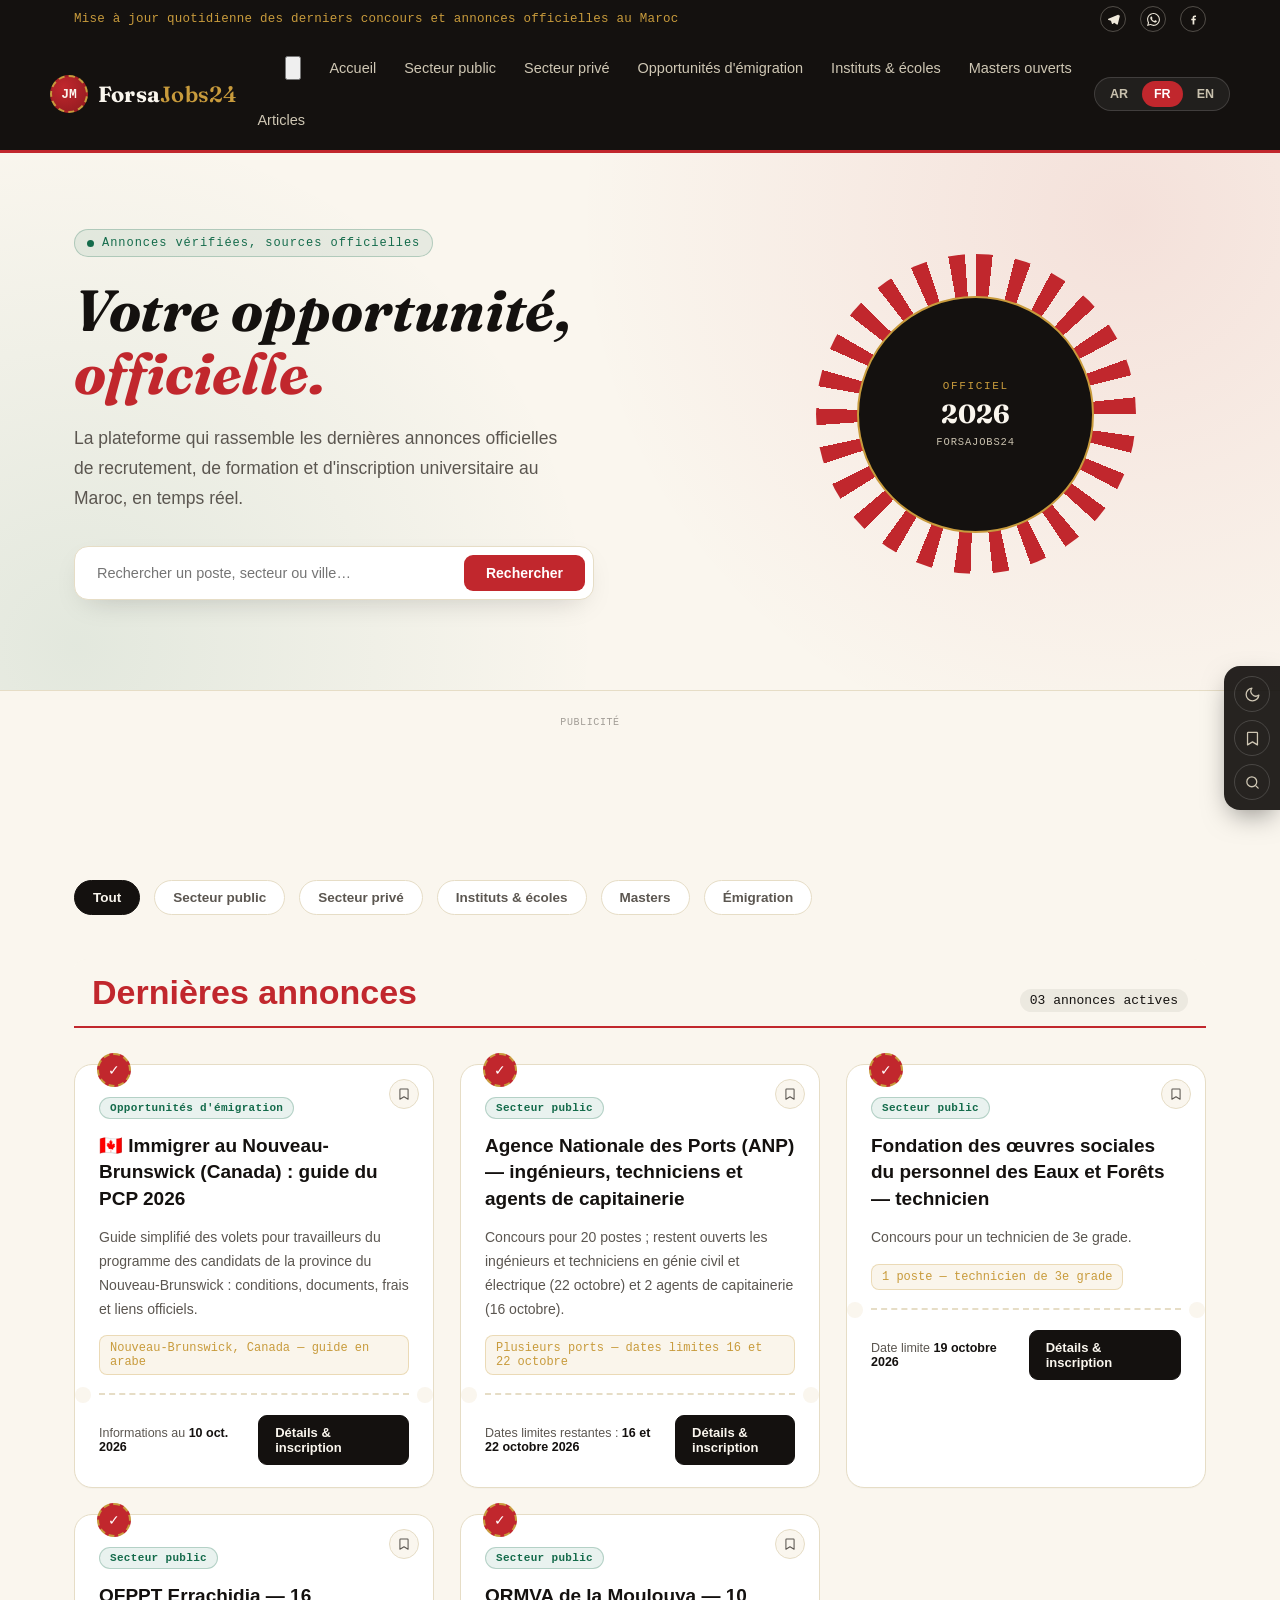
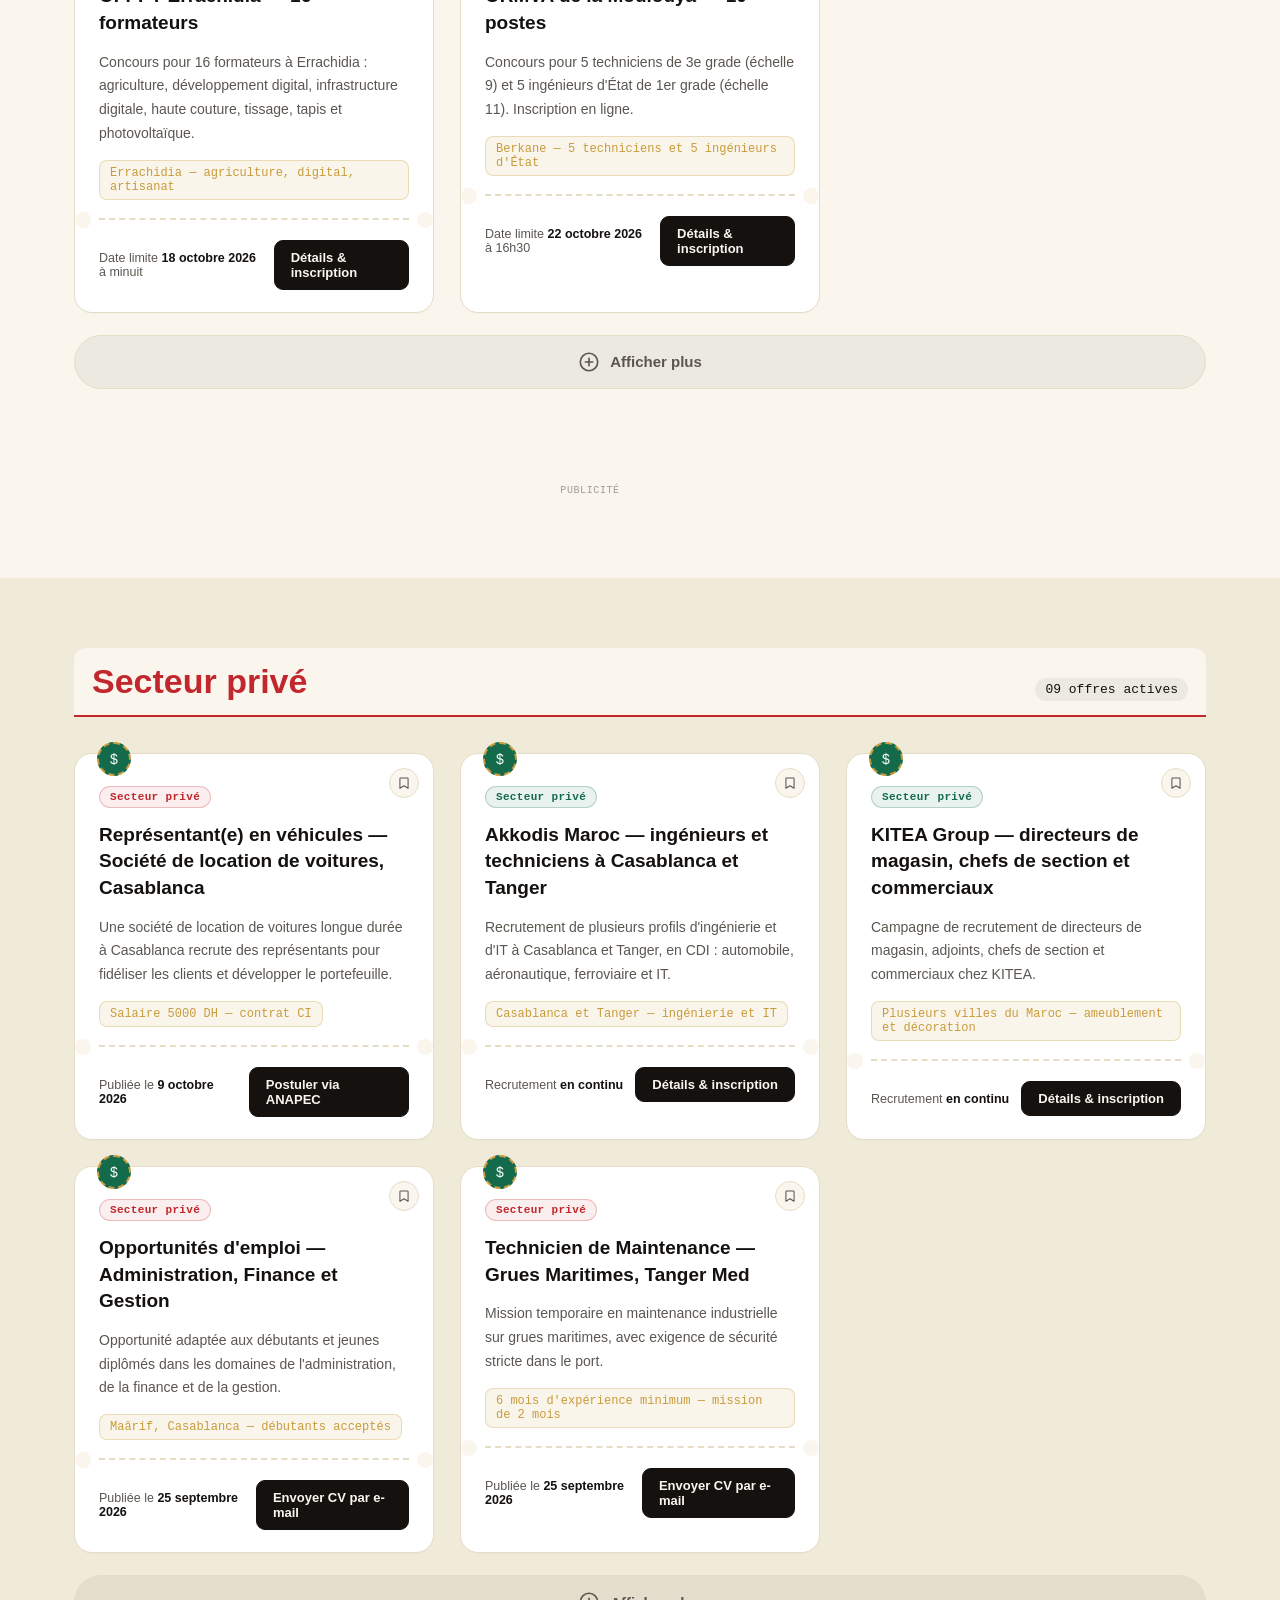
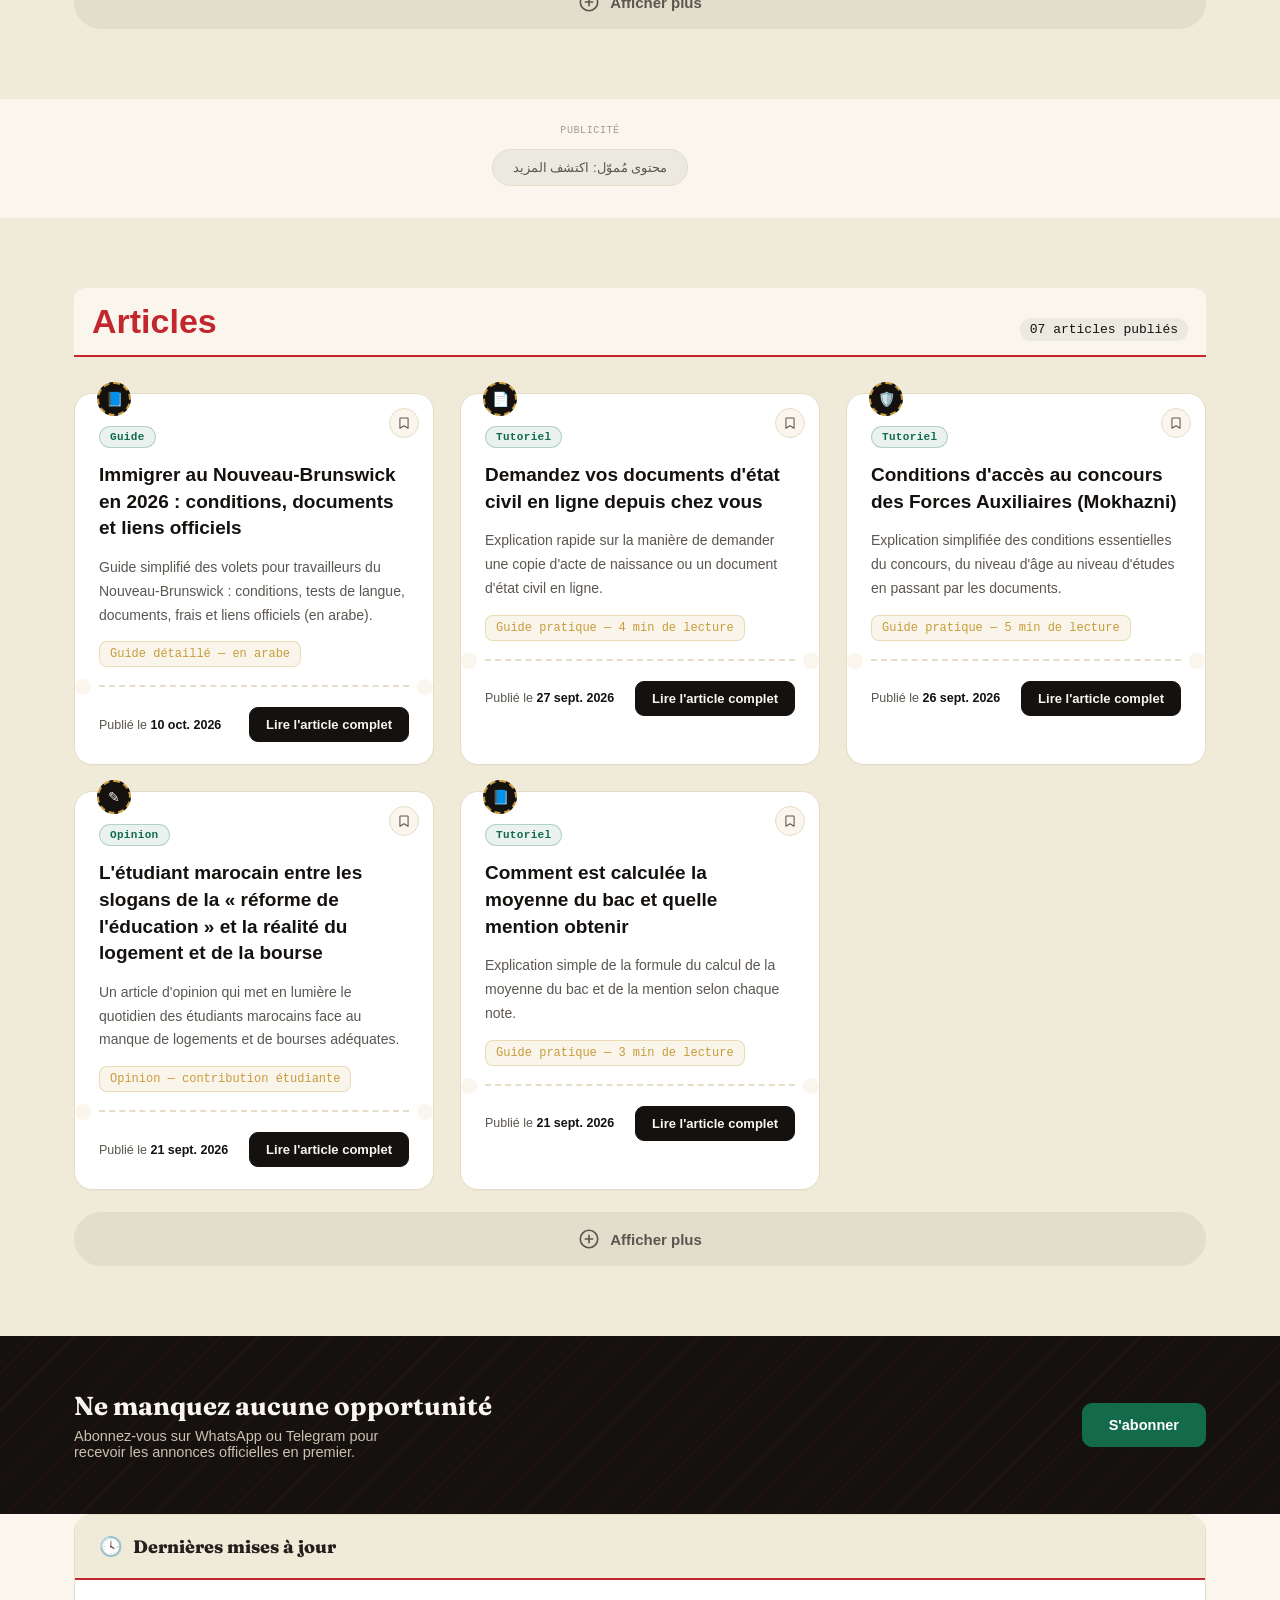
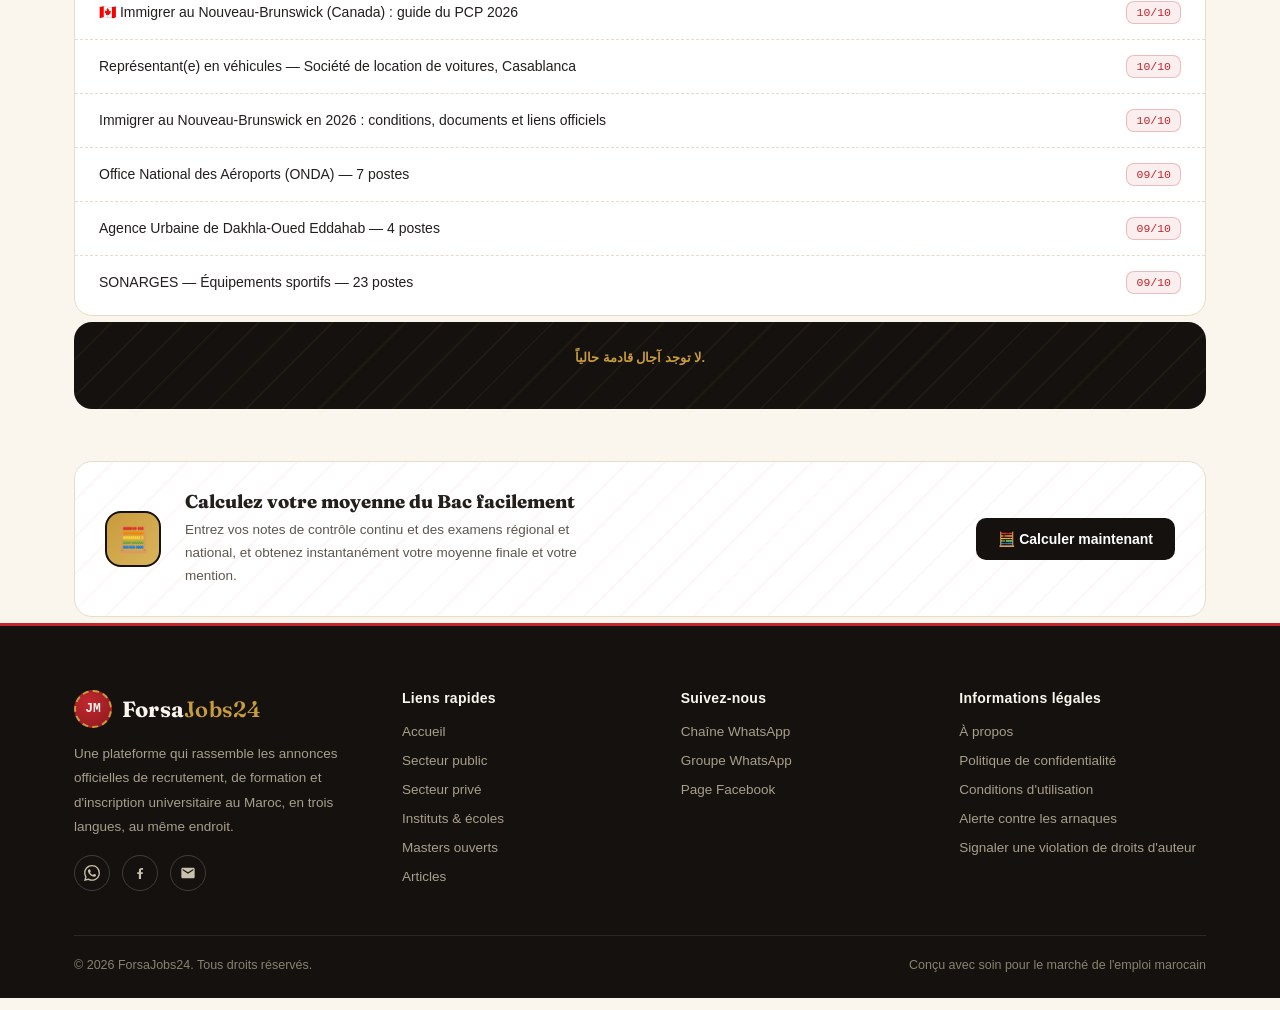
<file: index.html>
<!DOCTYPE html>
<html lang="ar" dir="rtl">
<head>
<meta charset="UTF-8">
<meta name="viewport" content="width=device-width, initial-scale=1.0, viewport-fit=cover">
<meta name="theme-color" content="#14110F">
<meta name="description" content="منصة تجمع لك أحدث الإعلانات الرسمية للتوظيف والتكوين والتسجيل الجامعي بالمغرب، لحظة بلحظة.">
<meta property="og:type" content="website">
<meta property="og:site_name" content="ForsaJobs24">
<meta property="og:title" content="ForsaJobs24 — فرصتك رسمية">
<meta property="og:description" content="منصة تجمع لك أحدث الإعلانات الرسمية للتوظيف والتكوين والتسجيل الجامعي بالمغرب، لحظة بلحظة.">
<meta property="og:locale" content="ar_MA">
<meta name="twitter:card" content="summary">
<meta name="twitter:title" content="ForsaJobs24 — فرصتك رسمية">
<meta name="twitter:description" content="منصة تجمع لك أحدث الإعلانات الرسمية للتوظيف والتكوين والتسجيل الجامعي بالمغرب، لحظة بلحظة.">
<title>ForsaJobs24 — فرصتك رسمية</title>
<link rel="preconnect" href="https://fonts.googleapis.com">
<link rel="preconnect" href="https://fonts.gstatic.com" crossorigin>
<link href="https://fonts.googleapis.com/css2?family=Tajawal:wght@700;800;900&family=Cairo:wght@400;500;600;700&family=Fraunces:ital,opsz,wght@0,9..144,500;0,9..144,600;0,9..144,700;0,9..144,900;1,100..900&display=swap" rel="stylesheet">
<style>
:root{
    color-scheme:light;
    --red:#C1272D;
    --red-dark:#8f1a1f;
    --ink:#14110F;
    --heading:#14110F;
    --cream:#FAF6EE;
    --border-c:#e6ddc6;
    --chip-bg:rgba(20,17,15,.06);
    --paper:#FAF6EE;
    --paper-soft:#F0EAD9;
    --gold:#C89B3C;
    --green:#146B4B;
    --text:#221F1D;
    --text-soft:#5b5650;
    --card:#FFFFFF;
    --radius:18px;
    --font-ar-head:'Tajawal',sans-serif;
    --font-ar-body:'Cairo',sans-serif;
    --font-la-head:'Fraunces',serif;
    --font-la-body:'Inter',sans-serif;
    --font-mono:'IBM Plex Mono',monospace;
  }

  body[data-theme="dark"]{
    color-scheme:dark;
    --heading:#F3EEE1;
    --border-c:#3a352c;
    --chip-bg:rgba(255,255,255,.08);
    --paper:#1B1815;
    --paper-soft:#211D18;
    --text:#EAE3D2;
    --text-soft:#B4AB98;
    --card:#242019;
  }

  *{box-sizing:border-box;}
  html{scroll-behavior:smooth;}
  body{
    margin:0;
    background:var(--paper);
    color:var(--text);
    font-family:var(--font-ar-body);
    -webkit-font-smoothing:antialiased;
    overflow-x:hidden;
    transition:background .3s ease, color .3s ease;
  }
  body[lang="fr"], body[lang="en"]{
    font-family:var(--font-la-body);
  }
  body[lang="fr"] .head, body[lang="en"] .head{ font-family:var(--font-la-head); }
  body[lang="ar"] .head{ font-family:var(--font-ar-head); }

  @media (prefers-reduced-motion: reduce){
    *{animation-duration:.001ms !important; transition-duration:.001ms !important; scroll-behavior:auto !important;}
  }

  a{color:inherit;text-decoration:none;}
  img{max-width:100%;display:block;}
  button{font:inherit;cursor:pointer;}

  .wrap{max-width:1180px;margin:0 auto;padding:0 24px;}

  /* ============ TOPBAR ============ */
  .topbar{
    background:var(--ink);
    color:#efe9db;
    font-family:var(--font-mono);
    font-size:12.5px;
    letter-spacing:.02em;
  }
  .topbar .wrap{
    display:flex;justify-content:space-between;align-items:center;
    height:38px;
    gap:16px;
  }
  .topbar .ticker{
    color:var(--gold);
    white-space:nowrap;
    overflow:hidden;
    text-overflow:ellipsis;
  }
  .topbar .social{display:flex;gap:14px;flex-shrink:0;}
  .topbar .social a{
    display:flex;align-items:center;justify-content:center;
    width:26px;height:26px;border-radius:50%;
    border:1px solid rgba(239,233,219,.28);
    transition:border-color .2s, background .2s;
  }
  .topbar .social a:hover{background:rgba(239,233,219,.12); border-color:var(--gold);}
  .topbar svg{width:13px;height:13px;fill:#efe9db;}

  /* ============ HEADER ============ */
  header.site{
    background:var(--ink);
    color:var(--cream);
    border-bottom:3px solid var(--red);
  }
  .nav{
    display:flex;align-items:center;justify-content:space-between;
    padding:18px 0;
    gap:20px;
  }
  .brand{display:flex;align-items:center;gap:10px;}
  .brand-mark{
    width:38px;height:38px;border-radius:50%;
    background:radial-gradient(circle at 35% 30%, var(--red) 0%, var(--red-dark) 100%);
    border:2px dashed var(--gold);
    display:flex;align-items:center;justify-content:center;
    color:var(--cream);
    font-family:var(--font-mono);
    font-weight:600;font-size:13px;
    flex-shrink:0;
  }
  .brand-name{font-family:var(--font-la-head);font-weight:700;font-size:22px;letter-spacing:.01em;color:var(--cream);}
  .brand-name b{color:var(--gold);font-weight:600;}

  nav.links{display:flex;gap:28px;flex-wrap:wrap;}
  nav.links a{
    font-size:14.5px;font-weight:500;color:#cfc7b4;
    position:relative;padding:4px 0;
    transition:color .2s;
  }
  nav.links a:hover{color:var(--cream);}
  nav.links a::after{
    content:"";position:absolute;bottom:-2px;inset-inline-start:0;
    width:0;height:2px;background:var(--red);transition:width .25s;
  }
  nav.links a:hover::after{width:100%;}

  .icon-group{display:flex;align-items:center;gap:4px;}
  .icon-btn{
    position:relative;
    width:36px;height:36px;border-radius:50%;
    background:transparent;border:1px solid rgba(255,255,255,.16);
    color:#cfc7b4;display:flex;align-items:center;justify-content:center;
    transition:border-color .2s, color .2s, background .2s, transform .2s;
  }
  .icon-btn svg{width:17px;height:17px;}
  .icon-btn:hover{border-color:var(--gold);color:var(--cream);background:rgba(255,255,255,.06);}
  .icon-btn:active{transform:scale(.92);}
  .icon-count{
    position:absolute;top:-4px;inset-inline-end:-4px;
    background:var(--red);color:#fff;font-size:10px;font-weight:700;
    min-width:16px;height:16px;border-radius:999px;
    display:flex;align-items:center;justify-content:center;
    padding:0 3px;font-family:var(--font-mono);
  }

  .lang-switch{
    display:flex;background:rgba(255,255,255,.06);
    border:1px solid rgba(255,255,255,.14);
    border-radius:999px;padding:3px;gap:2px;flex-shrink:0;
  }
  .lang-switch button{
    border:none;background:transparent;color:#c9c1ae;
    font-size:12.5px;font-weight:600;padding:6px 12px;border-radius:999px;
    transition:background .2s, color .2s;
  }
  .lang-switch button.active{background:var(--red);color:#fff;}

  .burger{display:none;background:none;border:none;color:var(--cream);font-size:22px;}
  .header-burger{
    width:40px;height:40px;border-radius:50%;padding:0;flex:none;margin-inline-end:14px;
    border:1px solid rgba(255,255,255,.22);background:rgba(255,255,255,.04);
    align-items:center;justify-content:center;transition:background .2s,border-color .2s;
  }
  .header-burger svg{width:20px;height:20px;}
  .header-burger[aria-expanded="true"]{background:var(--red);border-color:var(--red);color:#fff;position:relative;z-index:76;}
  .header-burger[aria-expanded="true"]::after{
    content:"";position:absolute;top:45px;left:50%;margin-left:-7px;
    width:14px;height:14px;background:rgba(20,17,15,.97);
    border-left:1px solid rgba(255,255,255,.14);border-top:1px solid rgba(255,255,255,.14);
    transform:rotate(45deg);
  }

  /* ============ HERO ============ */
  .hero{
    position:relative;
    padding:76px 0 90px;
    background:
      radial-gradient(circle at 88% 12%, rgba(193,39,45,.10) 0, transparent 45%),
      radial-gradient(circle at 6% 92%, rgba(20,107,75,.10) 0, transparent 40%),
      var(--paper);
    overflow:hidden;
    border-bottom:1px solid var(--border-c);
  }
  .hero .wrap{display:grid;grid-template-columns:1.15fr .85fr;gap:48px;align-items:center;}
  .eyebrow{
    display:inline-flex;align-items:center;gap:8px;
    font-family:var(--font-mono);font-size:12px;letter-spacing:.08em;
    color:var(--green);background:rgba(20,107,75,.08);
    border:1px solid rgba(20,107,75,.25);
    padding:6px 12px;border-radius:999px;margin-bottom:22px;
  }
  .eyebrow .dot{width:7px;height:7px;border-radius:50%;background:var(--green);animation:pulse 1.8s infinite;}
  @keyframes pulse{0%,100%{opacity:1;}50%{opacity:.35;}}

  h1.head{
    font-size:clamp(34px,4.6vw,58px);
    line-height:1.08;
    margin:0 0 20px;
    font-weight:900;
    color:var(--heading);
  }
  body[lang="fr"] h1.head, body[lang="en"] h1.head{font-weight:700; font-style:italic;}
  h1.head em{
    font-style:normal;color:var(--red);
  }
  body[lang="fr"] h1.head em, body[lang="en"] h1.head em{font-style:italic;}

  .hero p.lede{
    font-size:17.5px;line-height:1.7;color:var(--text-soft);
    max-width:52ch;margin:0 0 32px;
  }

  .search-box{
    display:flex;gap:10px;background:var(--card);
    border:1.5px solid var(--border-c);border-radius:14px;padding:8px;
    box-shadow:0 10px 30px -14px rgba(20,17,15,.25);
    max-width:520px;
  }
  .search-box input{
    flex:1;border:none;outline:none;background:transparent;
    padding:10px 14px;font-size:14.5px;font-family:inherit;color:var(--text);
  }
  .search-box button{
    background:var(--red);color:#fff;border:none;border-radius:9px;
    padding:0 22px;font-weight:600;font-size:14px;
    transition:background .2s, transform .2s;
  }
  .search-box button:hover{background:var(--red-dark);transform:translateY(-1px);}

  /* seal / stamp signature element */
  .seal-wrap{position:relative;display:flex;align-items:center;justify-content:center;}
  .seal{
    width:min(320px,80vw);aspect-ratio:1/1;border-radius:50%;
    position:relative;
    background:
      repeating-conic-gradient(from 0deg, var(--red) 0deg 6deg, transparent 6deg 14deg);
    display:flex;align-items:center;justify-content:center;
    animation:spin 60s linear infinite;
  }
  @keyframes spin{to{transform:rotate(360deg);}}
  .seal-inner{
    width:74%;height:74%;border-radius:50%;
    background:var(--ink);
    display:flex;align-items:center;justify-content:center;flex-direction:column;
    color:var(--cream);text-align:center;
    animation:spin-rev 60s linear infinite;
    border:2px solid var(--gold);
  }
  @keyframes spin-rev{to{transform:rotate(-360deg);}}
  .seal-inner .top{font-family:var(--font-mono);font-size:11px;letter-spacing:.15em;color:var(--gold);margin-bottom:6px;}
  .seal-inner .mid{font-family:var(--font-la-head);font-size:26px;font-weight:700;}
  body[lang="ar"] .seal-inner .mid{font-family:var(--font-ar-head);font-size:24px;}
  .seal-inner .bot{font-family:var(--font-mono);font-size:10.5px;color:#c9c1ae;margin-top:6px;letter-spacing:.08em;}

  /* ============ SECTION HEADS ============ */
  .section{padding:70px 0;}
  .section-head{
    display:flex;justify-content:space-between;align-items:flex-end;
    margin-bottom:36px;gap:20px;flex-wrap:wrap;
    border-bottom:2px solid var(--red);
    padding:14px 18px;
    background:var(--paper);
    border-radius:12px 12px 0 0;
  }
  .section-head h2{
    font-size:clamp(24px,3vw,34px);margin:0;font-weight:800;color:var(--red);
  }
  .section-head .num{
    font-family:var(--font-mono);color:var(--heading);font-size:13px;
    background:var(--chip-bg);padding:4px 10px;border-radius:999px;
  }

  /* ============ CARDS ============ */
  .grid{display:grid;grid-template-columns:repeat(3,1fr);gap:26px;}
  .card{
    position:relative;
    background:var(--card);
    border:1px solid var(--border-c);
    border-radius:var(--radius);
    padding:26px 24px 22px;
    display:flex;flex-direction:column;gap:14px;
    box-shadow:0 1px 0 rgba(20,17,15,.02);
    transition:transform .25s, box-shadow .25s, border-color .25s;
  }
  .card:hover{transform:translateY(-5px);box-shadow:0 22px 40px -22px rgba(20,17,15,.28);border-color:var(--red);}
  .save-btn{
    position:absolute;top:14px;inset-inline-end:14px;
    width:30px;height:30px;border-radius:50%;
    border:1px solid var(--border-c);background:var(--paper);
    color:var(--text-soft);display:flex;align-items:center;justify-content:center;
    transition:.2s;z-index:2;
  }
  .cat-pill:focus-visible{outline:2px solid var(--red);outline-offset:2px;}
  .save-btn svg{width:14px;height:14px;}
  .save-btn:hover{border-color:var(--red);color:var(--red);}
  .save-btn.saved{color:var(--red);border-color:var(--red);background:rgba(193,39,45,.08);}
  .save-btn.saved svg{fill:var(--red);}

  .card .badge{
    position:absolute;top:-12px;inset-inline-start:22px;
    width:34px;height:34px;border-radius:50%;
    background:var(--red);border:2px dashed var(--gold);
    display:flex;align-items:center;justify-content:center;
    color:#fff;font-size:14px;
  }
  .tag-row{display:flex;flex-wrap:wrap;justify-content:space-between;align-items:center;gap:8px 10px;margin-top:6px;padding-inline-end:44px;}
  .tag{
    font-family:var(--font-mono);font-size:11px;font-weight:600;letter-spacing:.03em;
    color:var(--green);background:rgba(20,107,75,.09);
    border:1px solid rgba(20,107,75,.25);
    padding:4px 10px;border-radius:999px;
  }
  .card h3{
    margin:0;font-size:19px;line-height:1.4;font-weight:700;color:var(--heading);
  }
  .card p{margin:0;font-size:14px;line-height:1.7;color:var(--text-soft);}
  .meta{
    font-family:var(--font-mono);font-size:12px;color:var(--gold);
    background:rgba(200,155,60,.1);border:1px solid rgba(200,155,60,.3);
    display:inline-block;padding:5px 10px;border-radius:8px;width:fit-content;
  }

  .perforation{
    position:relative;
    border-top:2px dashed var(--border-c);
    margin-top:4px;
  }
  .perforation::before, .perforation::after{
    content:"";position:absolute;top:-8px;width:16px;height:16px;
    background:var(--paper);border-radius:50%;
  }
  .card:hover .perforation::before, .card:hover .perforation::after{background:var(--card);}
  .perforation::before{inset-inline-start:-24px;}
  .perforation::after{inset-inline-end:-24px;}

  .card-foot{display:flex;justify-content:space-between;align-items:center;padding-top:6px;gap:10px;}
  .deadline{font-size:12.5px;color:var(--text-soft);}
  .deadline b{color:var(--heading);}
  .apply-btn{
    background:var(--ink);color:var(--cream);
    padding:9px 16px;border-radius:9px;font-size:13px;font-weight:600;
    border:1px solid var(--ink);
    transition:background .2s, color .2s;
    display:inline-block;
  }
  .apply-btn:hover{background:var(--red);border-color:var(--red);}

  /* ============ SHOW MORE ============ */
  .show-more-btn{
    display:flex;align-items:center;justify-content:center;gap:10px;
    width:100%;margin-top:22px;padding:15px 20px;
    background:var(--chip-bg);color:var(--text-soft);
    border:1px solid var(--border-c);border-radius:999px;
    font:inherit;font-size:15px;font-weight:600;cursor:pointer;
    transition:background .2s, color .2s, border-color .2s;
  }
  .show-more-btn svg{width:22px;height:22px;flex:none;}
  .show-more-btn:hover,.show-more-btn:focus-visible{background:var(--ink);color:var(--cream);border-color:var(--ink);outline:none;}
  .show-more-btn[hidden]{display:none;}

  /* ============ STRIP ============ */
  .strip{
    background:var(--ink);color:var(--cream);
    padding:54px 0;
    position:relative;overflow:hidden;
  }
  .strip::before{
    content:"";position:absolute;inset:0;
    background:repeating-linear-gradient(135deg, rgba(193,39,45,.08) 0 2px, transparent 2px 26px);
    pointer-events:none;
  }
  .strip .wrap{display:flex;justify-content:space-between;align-items:center;gap:24px;flex-wrap:wrap;position:relative;}
  .strip h3{font-family:var(--font-la-head);font-size:26px;margin:0 0 6px;font-weight:700;}
  body[lang="ar"] .strip h3{font-family:var(--font-ar-head);}
  .strip p{margin:0;color:#c9c1ae;font-size:14.5px;max-width:44ch;}
  .strip-btn{
    background:var(--green);color:#fff;padding:13px 26px;border-radius:10px;
    font-weight:700;font-size:14.5px;flex-shrink:0;
    border:1px solid var(--green);
    transition:background .2s;
  }
  .strip-btn:hover{background:#0f5138;}

  /* ============ STUDENT TOOLS ============ */
  .tools-section{padding:46px 0 6px;}

  /* ============ LATEST UPDATES ============ */
  .updates-section{padding:0 0 6px;}
  .updates-card{
    background:var(--card);border:1px solid var(--border-c);border-radius:var(--radius);
    overflow:hidden;
  }
  .updates-head{
    display:flex;align-items:center;gap:10px;padding:20px 24px;
    background:var(--paper-soft);border-bottom:2px solid var(--red);
  }
  .updates-head span.ic{font-size:19px;}
  .updates-head h3{
    font-family:var(--font-ar-head);font-size:18px;font-weight:800;color:var(--text);margin:0;
  }
  body:not([lang="ar"]) .updates-head h3{font-family:var(--font-la-head);}
  .updates-list{list-style:none;margin:0;padding:6px 0;}
  .updates-list li{border-bottom:1px dashed var(--border-c);}
  .updates-list li:last-child{border-bottom:none;}
  .updates-list button{
    width:100%;display:flex;align-items:center;justify-content:space-between;gap:14px;
    background:none;border:none;text-align:start;cursor:pointer;
    padding:15px 24px;font-family:inherit;color:var(--text);transition:background .15s;
  }
  .updates-list button:hover{background:var(--chip-bg);}
  .updates-list .ud-title{font-size:14px;line-height:1.6;flex:1;}
  .updates-list .ud-date{
    font-family:var(--font-mono);font-size:11.5px;color:var(--red);white-space:nowrap;
    background:rgba(193,39,45,.08);border:1px solid rgba(193,39,45,.25);border-radius:8px;padding:4px 9px;
    flex-shrink:0;
  }
  .updates-empty{padding:20px 24px;font-size:13px;color:var(--text-soft);text-align:center;}

  /* ============ COUNTDOWN ============ */
  .countdown-section{padding:0 0 6px;}
  .countdown-card{
    background:var(--ink);border-radius:var(--radius);padding:28px 24px;text-align:center;
    position:relative;overflow:hidden;
  }
  .countdown-card::before{
    content:"";position:absolute;inset:0;
    background:repeating-linear-gradient(135deg, rgba(200,155,60,.06) 0 2px, transparent 2px 26px);
    pointer-events:none;
  }
  .countdown-label{
    font-size:13px;color:var(--gold);margin:0 0 16px;font-weight:700;position:relative;
  }
  .countdown-grid{
    display:flex;justify-content:center;gap:10px;position:relative;flex-wrap:nowrap;
  }
  .countdown-unit{
    background:rgba(255,255,255,.06);border:1px solid rgba(255,255,255,.12);border-radius:12px;
    padding:12px 6px;min-width:64px;flex:1;max-width:80px;
  }
  .countdown-unit .cd-num{
    font-family:var(--font-mono);font-size:26px;font-weight:700;color:#fff;line-height:1;
  }
  .countdown-unit .cd-unit{
    font-size:10.5px;color:#c9c1ae;margin-top:6px;display:block;
  }
  .countdown-sep{display:none;}
  .countdown-empty{color:#c9c1ae;font-size:13px;position:relative;}
  @media (max-width:380px){
    .countdown-unit{min-width:52px;padding:10px 4px;}
    .countdown-unit .cd-num{font-size:21px;}
  }
  .tool-card{
    background:var(--card);border:1px solid var(--border-c);border-radius:var(--radius);
    padding:28px 30px;display:flex;align-items:center;gap:24px;flex-wrap:wrap;
    position:relative;overflow:hidden;
  }
  .tool-card::before{
    content:"";position:absolute;inset:0;
    background:repeating-linear-gradient(135deg, rgba(193,39,45,.04) 0 2px, transparent 2px 26px);
    pointer-events:none;
  }
  .tool-icon{
    width:56px;height:56px;border-radius:16px;flex-shrink:0;
    background:linear-gradient(135deg, var(--gold), #dab55c);
    display:flex;align-items:center;justify-content:center;font-size:26px;
    border:2px solid var(--ink);position:relative;
  }
  .tool-text{flex:1;min-width:200px;position:relative;}
  .tool-text h3{font-family:var(--font-ar-head);font-size:18.5px;margin:0 0 6px;font-weight:800;color:var(--text);}
  body:not([lang="ar"]) .tool-text h3{font-family:var(--font-la-head);}
  .tool-text p{margin:0;font-size:13.5px;color:var(--text-soft);line-height:1.7;max-width:56ch;}
  .tool-btn{
    background:var(--ink);color:#fff;border:none;border-radius:10px;
    padding:13px 22px;font-weight:700;font-size:14px;cursor:pointer;
    flex-shrink:0;font-family:inherit;transition:background .2s;position:relative;
  }
  .tool-btn:hover{background:var(--red);}
  @media (max-width:600px){
    .tool-card{padding:22px 20px;flex-direction:column;text-align:center;}
    .tool-btn{width:100%;text-align:center;}
  }

  /* ============ BAC CALCULATOR MODAL ============ */
  .bc-field{margin-bottom:18px;}
  .bc-field label{display:block;font-size:13px;color:var(--text-soft);margin-bottom:7px;font-weight:600;}
  .bc-field input{
    width:100%;box-sizing:border-box;padding:12px 14px;border:1px solid var(--border-c);
    border-radius:10px;font-family:var(--font-mono);font-size:15px;background:var(--paper);color:var(--text);
  }
  .bc-field input:focus{outline:none;border-color:var(--gold);}
  .bc-error{color:var(--red);font-size:12.5px;margin:2px 0 14px;display:none;}
  .bc-result{
    display:none;margin-top:22px;padding:22px;border-radius:14px;
    background:var(--chip-bg);border:1px solid var(--border-c);text-align:center;
  }
  .bc-result.show{display:block;}
  .bc-result-score{font-family:var(--font-mono);font-size:30px;font-weight:700;color:var(--text);}
  .bc-result-mention{font-size:14.5px;margin-top:8px;font-weight:700;}

  /* ============ CATEGORY BAND ============ */
  .cat-band{display:flex;gap:14px;flex-wrap:wrap;margin-bottom:44px;}
  .cat-pill{
    border:1px solid var(--border-c);background:var(--card);
    padding:9px 18px;border-radius:999px;font-size:13.5px;font-weight:600;
    color:var(--text-soft);transition:.2s;
  }
  .cat-pill.on, .cat-pill:hover{background:var(--ink);color:var(--cream);border-color:var(--ink);}

  /* ============ FOOTER ============ */
  footer{background:var(--ink);color:#c9c1ae;padding:64px 0 26px;border-top:3px solid var(--red);}
  .foot-grid{display:grid;grid-template-columns:1.2fr 1fr 1fr 1fr;gap:32px;padding-bottom:44px;border-bottom:1px solid rgba(255,255,255,.1);}
  .foot-brand .brand-name{color:var(--cream);}
  .foot-grid p{font-size:13.5px;line-height:1.8;color:#a89f8b;max-width:38ch;margin-top:14px;}
  .foot-col h4{color:var(--cream);font-size:14px;margin:0 0 16px;font-weight:700;letter-spacing:.02em;}
  .foot-col ul{list-style:none;margin:0;padding:0;display:flex;flex-direction:column;gap:11px;}
  .foot-col a{font-size:13.5px;color:#a89f8b;transition:color .2s;}
  .foot-col a:hover{color:var(--gold);}
  .foot-social{display:flex;gap:12px;margin-top:16px;}
  .foot-social a{
    width:36px;height:36px;border-radius:50%;border:1px solid rgba(255,255,255,.18);
    display:flex;align-items:center;justify-content:center;transition:.2s;
  }
  .foot-social a:hover{background:var(--red);border-color:var(--red);}
  .foot-social svg{width:16px;height:16px;fill:#c9c1ae;}
  .foot-social a:hover svg{fill:#fff;}
  .foot-bottom{
    display:flex;justify-content:space-between;align-items:center;padding-top:22px;
    font-size:12.5px;color:#8a8270;flex-wrap:wrap;gap:10px;
  }

  .stops-btn{
    align-self:flex-start;
    background:transparent;
    border:1px dashed var(--gold);
    color:var(--red-dark);
    font-size:12.5px;font-weight:600;
    padding:7px 14px;border-radius:8px;
    transition:background .2s, border-style .2s;
  }
  .stops-btn:hover{background:rgba(200,155,60,.12); border-style:solid;}

  /* ============ MODAL ============ */
  .modal-overlay{
    position:fixed;inset:0;background:rgba(20,17,15,.6);
    display:none;align-items:center;justify-content:center;
    padding:24px;z-index:200;backdrop-filter:blur(2px);
  }
  .modal-overlay.open{display:flex;}
  .modal-box{
    background:var(--card);border-radius:var(--radius);
    max-width:640px;width:100%;max-height:82vh;
    display:flex;flex-direction:column;
    box-shadow:0 30px 70px -20px rgba(0,0,0,.4);
    border:1px solid var(--border-c);
  }
  .modal-head{
    display:flex;justify-content:space-between;align-items:center;
    padding:20px 24px;border-bottom:2px dashed var(--border-c);
    flex-shrink:0;
  }
  .modal-head h4{margin:0;font-size:17px;color:var(--heading);font-weight:800;}
  .modal-head span{display:block;font-family:var(--font-mono);font-size:11.5px;color:var(--text-soft);margin-top:3px;}
  .modal-close{
    width:32px;height:32px;border-radius:50%;border:1px solid var(--border-c);
    background:var(--paper);color:var(--heading);font-size:16px;
    display:flex;align-items:center;justify-content:center;flex-shrink:0;
    transition:background .2s, color .2s;
  }
  .modal-close:hover{background:var(--red);color:#fff;border-color:var(--red);}
  .modal-body{overflow-y:auto;padding:18px 24px 26px;}
  .stops-list{list-style:none;margin:0;padding:0;display:grid;grid-template-columns:1fr 1fr;gap:10px 16px;}
  .stops-list li{
    display:flex;align-items:flex-start;gap:8px;
    font-size:13.5px;line-height:1.5;color:var(--text);
    padding-bottom:9px;border-bottom:1px dotted var(--border-c);
  }
  .stops-list li::before{
    content:"🚏";flex-shrink:0;font-size:12px;margin-top:1px;
  }
  @media (max-width:600px){ .stops-list{grid-template-columns:1fr;} }

  /* ============ JOB DETAIL MODAL ============ */
  .jd-chips{display:flex;flex-wrap:wrap;gap:8px;margin-bottom:22px;}
  .jd-actions{display:flex;gap:10px;margin-bottom:10px;}
  .jd-action-btn{
    flex:1;display:flex;align-items:center;justify-content:center;gap:8px;
    padding:12px 14px;border:1px solid var(--border-c);border-radius:11px;
    background:var(--paper);color:var(--text);font-family:inherit;font-size:13.5px;font-weight:600;
    cursor:pointer;transition:background .15s, border-color .15s;
  }
  .jd-action-btn:hover{background:var(--chip-bg);border-color:var(--gold);}
  .jd-action-btn svg{width:17px;height:17px;flex-shrink:0;}
  .jd-share-note{
    font-size:12px;color:var(--green);text-align:center;margin:0 0 22px;height:14px;
    opacity:0;transition:opacity .25s;
  }
  .jd-share-note.show{opacity:1;}
  .jd-chips .tag, .jd-chips .meta, .jd-chips .deadline{
    position:static;margin:0;
  }
  .jd-chips .deadline{
    font-family:var(--font-mono);font-size:12px;color:var(--text);
    background:var(--chip-bg);border:1px solid var(--border-c);
    padding:5px 10px;border-radius:8px;
  }
  .jd-legal .legal-intro{margin:0 0 26px;padding-bottom:22px;}
  .jd-legal a:not(.jd-cta){color:var(--red);font-weight:600;text-decoration:underline;text-underline-offset:3px;word-break:break-word;}
  .jd-legal li a:not(.jd-cta){display:inline-block;padding:6px 0;}
  .jd-legal .legal-section{margin-bottom:26px;}
  .jd-legal .legal-section:last-of-type{margin-bottom:0;}
  .jd-cta{
    display:block;text-align:center;width:100%;margin-top:28px;
    padding:13px 16px;font-size:14.5px;
  }
  .jd-note{
    font-size:12px;line-height:1.7;color:var(--text-soft);
    text-align:center;margin:14px 0 0;
  }

  /* ============ AD SLOTS ============ */
  .ad-slot{margin:26px 0;text-align:center;}
  .ad-slot .ad-label{
    font-family:var(--font-mono);font-size:10px;letter-spacing:.06em;color:var(--text-soft);
    text-transform:uppercase;margin:0 0 6px;opacity:.55;
  }
  .ad-slot-box{
    min-height:100px;display:flex;align-items:center;justify-content:center;
    border:1px dashed var(--border-c);border-radius:12px;background:var(--chip-bg);
    color:var(--text-soft);font-size:12px;
  }
  .ad-box{display:flex;justify-content:center;align-items:center;overflow:hidden;max-width:100%;min-height:50px;}
  .ad-box iframe{max-width:100%;}
  .ad-slot.pending{display:none;}
  .ad-link{display:inline-block;padding:10px 20px;border:1px solid var(--border-c);border-radius:999px;background:var(--chip-bg);color:var(--text-soft);font-size:13px;text-decoration:none;}
  /* بمجرد الموافقة من AdSense: بدّل محتوى .ad-slot-box بكود الإعلان
     (ins.adsbygoogle...) واحذف السطر اللي فيه "ad-slot-box" فقط إن رغبت */

  /* ============ LEGAL PAGES ============ */
  .page{display:none;padding:60px 0 90px;min-height:60vh;background:var(--paper);}
  .page.active{display:block;}
  .legal-wrap{max-width:820px;background:var(--paper);}
  .back-home{
    display:inline-flex;align-items:center;gap:8px;
    background:none;border:1px solid var(--border-c);color:var(--text-soft);
    padding:9px 16px;border-radius:999px;font-size:13.5px;font-weight:600;
    margin-bottom:34px;transition:.2s;
  }
  .back-home svg{width:15px;height:15px;}
  body[dir="rtl"] .back-home svg{transform:scaleX(-1);}
  .back-home:hover{border-color:var(--red);color:var(--red);}
  .legal-content h1{
    font-size:clamp(28px,4vw,42px);color:var(--red);margin:0 0 10px;font-weight:800;
  }
  .legal-content .legal-intro{
    font-size:16px;line-height:1.85;color:var(--text-soft);
    margin:0 0 40px;padding-bottom:30px;border-bottom:2px dashed var(--border-c);
  }
  .legal-content .legal-section{margin-bottom:32px;}
  .legal-content h2{
    font-size:19px;font-weight:800;color:var(--heading);margin:0 0 12px;
    display:flex;align-items:center;gap:10px;
    background:var(--paper);padding:4px 2px;
  }
  .legal-content h2::before{
    content:"";width:8px;height:8px;border-radius:50%;background:var(--red);flex-shrink:0;
  }
  .legal-content p{font-size:14.5px;line-height:1.9;color:var(--text);margin:0 0 10px;}
  .legal-content ul{margin:10px 0;padding-inline-start:22px;display:flex;flex-direction:column;gap:8px;}
  .legal-content ul li{font-size:14.5px;line-height:1.8;color:var(--text);}
  .legal-content strong{color:var(--heading);}
  .warning-box{
    background:rgba(193,39,45,.06);border:1.5px dashed var(--red);
    border-radius:14px;padding:22px 22px;margin:0 0 32px;
  }
  .warning-box h2{color:var(--red);}
  .warning-box h2::before{background:var(--red);}
  .warning-box p, .warning-box li{color:var(--text);}

  /* ============ DMCA FORM ============ */
  .dmca-form{display:flex;flex-direction:column;gap:16px;margin-top:6px;}
  .dmca-group-title{
    font-size:13px;font-weight:800;letter-spacing:.04em;color:var(--red);
    text-transform:uppercase;margin:22px 0 -2px;
    padding-bottom:8px;border-bottom:2px dashed var(--border-c);
    background:var(--paper);
  }
  .dmca-group-title:first-child{margin-top:0;}
  .dmca-field{display:flex;flex-direction:column;gap:7px;}
  .dmca-field span{font-size:13.5px;font-weight:600;color:var(--heading);background:var(--paper);}
  .dmca-field input, .dmca-field textarea{
    font-family:inherit;font-size:14px;color:var(--text);
    background:var(--card);border:1px solid var(--border-c);border-radius:10px;
    padding:11px 14px;resize:vertical;outline:none;
    transition:border-color .2s;
  }
  .dmca-field input:focus, .dmca-field textarea:focus{border-color:var(--red);}
  .dmca-check{
    display:flex;align-items:flex-start;gap:10px;
    background:var(--card);border:1px solid var(--border-c);border-radius:12px;
    padding:14px 16px;cursor:pointer;
  }
  .dmca-check input{margin-top:3px;flex-shrink:0;width:16px;height:16px;accent-color:var(--red);}
  .dmca-check span{font-size:13px;line-height:1.7;color:var(--text);}
  .dmca-submit{
    background:var(--red);color:#fff;border:none;border-radius:10px;
    padding:14px 0;font-size:15px;font-weight:700;margin-top:8px;
    transition:background .2s;
  }
  .dmca-submit:hover{background:var(--red-dark);}
  .dmca-disclaimer{
    font-size:12px;line-height:1.8;color:var(--text-soft);margin:4px 0 0;
  }
  .dmca-success{
    background:rgba(20,107,75,.08);border:1.5px dashed var(--green);color:var(--green);
    border-radius:12px;padding:14px 16px;font-size:13.5px;font-weight:600;
  }


  /* ============ DOCK: شريط الأدوات العائم ============ */
  .dock{
    position:fixed;right:0;top:50%;transform:translateY(-50%);
    z-index:70;display:flex;align-items:center;direction:ltr;
  }
  .dock-handle{
    width:22px;height:56px;border:none;
    border-radius:12px 0 0 12px;
    background:rgba(20,17,15,.92);
    border:1px solid rgba(255,255,255,.16);border-right:none;
    display:flex;align-items:center;justify-content:center;padding:0;
    box-shadow:0 6px 18px -6px rgba(0,0,0,.45);
  }
  .dock-handle i{
    width:7px;height:7px;border-left:2px solid var(--gold);border-bottom:2px solid var(--gold);
    transform:rotate(45deg);transition:transform .25s;margin-left:3px;
  }
  .dock.open .dock-handle i{transform:rotate(-135deg);margin-left:-3px;}
  .dock-tools{
    order:-1;
    display:flex;flex-direction:column;align-items:center;gap:8px;
    max-width:0;opacity:0;overflow:hidden;pointer-events:none;
    padding:10px 0;border-radius:16px 0 0 16px;
    background:rgba(20,17,15,.92);
    transition:max-width .25s ease, opacity .2s ease, padding .25s ease;
    box-shadow:0 10px 28px -8px rgba(0,0,0,.5);
  }
  .dock.open .dock-tools{max-width:64px;opacity:1;pointer-events:auto;padding:10px 10px;}
  .dock .icon-group{flex-direction:column;gap:8px;}
  .dock .burger{
    display:none;width:36px;height:36px;border-radius:50%;
    border:1px solid rgba(255,255,255,.16);color:#cfc7b4;font-size:18px;line-height:1;
    align-items:center;justify-content:center;padding:0;
  }
  @media (max-width:920px){
    .dock .burger{display:flex;}
  }
  @media (min-width:921px){
    .dock-handle{display:none;}
    .dock{top:auto;bottom:90px;transform:none;}
    .dock-tools{max-width:64px;opacity:1;pointer-events:auto;padding:10px;border-radius:16px 0 0 16px;}
  }

  /* reveal on scroll */
  .reveal{opacity:0;transform:translateY(18px);transition:opacity .6s ease, transform .6s ease;}
  .reveal.show{opacity:1;transform:none;}

  @media (max-width:920px){
    nav.links{display:none;}
    .burger{display:block;}
    .header-burger{display:flex;}
    .hero .wrap{grid-template-columns:1fr;}
    .seal-wrap{order:-1;}
    .seal{width:190px;margin:0 auto 10px;}
    .grid{grid-template-columns:repeat(2,1fr);}
    .foot-grid{grid-template-columns:1fr;gap:30px;}
    .topbar .ticker{max-width:180px;}

    /* القائمة كبطاقة عائمة تنزل تحت زر الهيدر (الموضع يحسبه JS) */
    nav.links.mobile-open{
      display:flex;flex-direction:column;flex-wrap:nowrap;gap:0;
      position:fixed;width:250px;max-width:calc(100vw - 24px);
      overflow-y:auto;
      background:rgba(20,17,15,.97);
      border:1px solid rgba(255,255,255,.14);
      border-radius:18px;
      padding:44px 18px 16px;
      z-index:75;
      box-shadow:0 18px 44px -10px rgba(0,0,0,.6);
      transform-origin:var(--arrow-x,50%) 0;
      animation:menuCardIn .18s ease both;
    }
    nav.links.mobile-open.closing{animation:menuCardOut .14s ease both;}
    @keyframes menuCardIn{from{opacity:0;transform:translateY(-8px) scale(.97);}to{opacity:1;transform:none;}}
    @keyframes menuCardOut{from{opacity:1;transform:none;}to{opacity:0;transform:translateY(-8px) scale(.97);}}
    .drag-handle{
      display:none;
    }
    nav.links.mobile-open .drag-handle{display:none;}
    .drawer-close{display:none;}
    nav.links.mobile-open .drawer-close{
      display:flex;align-items:center;justify-content:center;
      position:absolute;top:8px;inset-inline-end:10px;
      width:30px;height:30px;border-radius:50%;
      background:var(--cream);border:1px solid var(--border-c);
      color:var(--ink);transition:background .2s, transform .2s;
    }
    .drawer-close svg{width:16px;height:16px;}
    .drawer-close:hover{background:var(--red);color:#fff;border-color:var(--red);}
    .drawer-close:active{transform:scale(.92);}
    nav.links.mobile-open a{padding:10px 0;border-bottom:1px dashed rgba(239,233,219,.12);}
  }

  /* ============ PHONE (portrait tablets / large phones) ============ */
  @media (max-width:680px){
    .wrap{padding:0 18px;}
    .section{padding:52px 0;}
    .grid{grid-template-columns:1fr;gap:20px;}
    .hero{padding:56px 0 64px;}
    .strip .wrap{flex-direction:column;align-items:flex-start;text-align:start;}
    .strip-btn{width:100%;text-align:center;}
    .search-box{flex-wrap:wrap;}
    .search-box button{width:100%;padding:12px 0;order:3;}
    .search-box input{width:100%;order:2;}
    .modal-head{padding:16px 18px;}
    .modal-body{padding:14px 18px 20px;}
    .card{padding:22px 18px 18px;}
  }

  /* ============ SMALL PHONES ============ */
  @media (max-width:560px){
    .header-lang-switch{display:none;}
    .mobile-lang-switch{
      display:flex !important;justify-content:center;
      margin-top:18px;background:rgba(239,233,219,.08);
      border-color:rgba(239,233,219,.16);
    }
    .mobile-lang-switch button{flex:1;padding:9px 0;}
    .brand-name{font-size:18px;}
    .brand-mark{width:32px;height:32px;font-size:11px;}
    .icon-btn{width:32px;height:32px;}
    .icon-btn svg{width:15px;height:15px;}
    .icon-group{gap:2px;}
    .nav{padding:14px 0;gap:10px;}
    .topbar .ticker{max-width:110px;font-size:11px;}
    .eyebrow{font-size:11px;padding:5px 10px;}
    .cat-band{gap:8px;}
    .cat-pill{padding:7px 14px;font-size:12.5px;}
    .section-head{padding:12px 14px;}
    .section-head h2{font-size:22px;}
    .foot-grid{gap:26px;}
    .foot-bottom{flex-direction:column;align-items:flex-start;}
  }

  /* ============ VERY SMALL PHONES ============ */
  @media (max-width:380px){
    .wrap{padding:0 14px;}
    .topbar .ticker{display:none;}
    .topbar .wrap{justify-content:flex-end;}
    .brand-name{font-size:16px;}
    h1.head{font-size:30px;}
    .stops-list{grid-template-columns:1fr;}
  }

  /* ============ LARGE DESKTOP / WIDE SCREENS ============ */
  @media (min-width:1600px){
    .wrap{max-width:1320px;}
  }

  .nav-overlay{
    display:none;position:fixed;inset:0;background:rgba(20,17,15,.35);z-index:55;
  }
  .nav-overlay.open{display:block;}

  .mobile-lang-switch{display:none;}

  /* ============ PRINT (job detail modal only) ============ */
  @media print{
    body > *:not(#jobDetailModal){display:none !important;}
    #jobDetailModal{display:none !important;}
    #jobDetailModal.open{
      display:block !important;position:static !important;background:none !important;
      padding:0 !important;backdrop-filter:none !important;
    }
    #jobDetailModal.open .modal-box{
      max-width:100% !important;max-height:none !important;box-shadow:none !important;
      border:none !important;
    }
    #jobDetailModal.open .modal-body{overflow:visible !important;}
    #jobDetailModal .modal-close,
    #jobDetailModal .jd-actions,
    #jobDetailModal .jd-share-note,
    #jobDetailModal .jd-cta,
    #jobDetailModal .jd-note{display:none !important;}
  }

</style>
</head>
<body lang="ar" dir="rtl">

<div class="nav-overlay" id="navOverlay"></div>

<div class="topbar">
  <div class="wrap">
    <span class="ticker" data-i18n="ticker">تحديث يومي لأحدث المباريات والإعلانات الرسمية بالمغرب</span>
    <div class="social">
      <a href="https://t.me/forsajobss" target="_blank" rel="noopener" title="Telegram" aria-label="Telegram">
        <svg viewBox="0 0 24 24"><path d="M21.9 4.6c.3-1-.6-1.7-1.5-1.3L2.6 10.7c-1 .4-1 1.9.1 2.2l4.6 1.4 1.8 5.5c.2.7 1.1.9 1.6.4l2.5-2.4 4.7 3.5c.8.6 2 .2 2.2-.8l3.8-15.9z"/></svg>
      </a>
      <a href="https://whatsapp.com/channel/0029Vb8oL66Fy72INphTqf2M" target="_blank" rel="noopener" title="WhatsApp" aria-label="WhatsApp">
        <svg viewBox="0 0 24 24"><path d="M17.472 14.382c-.297-.149-1.758-.867-2.03-.967-.273-.099-.471-.148-.67.15-.197.297-.767.966-.94 1.164-.173.199-.347.223-.644.075-.297-.15-1.255-.463-2.39-1.475-.883-.788-1.48-1.761-1.653-2.059-.173-.297-.018-.458.13-.606.134-.133.298-.347.446-.52.149-.174.198-.298.298-.497.099-.198.05-.371-.025-.52-.075-.149-.669-1.612-.916-2.207-.242-.579-.487-.5-.669-.51-.173-.008-.371-.01-.57-.01-.198 0-.52.074-.792.372-.272.297-1.04 1.016-1.04 2.479 0 1.462 1.065 2.875 1.213 3.074.149.198 2.096 3.2 5.077 4.487.709.306 1.262.489 1.694.625.712.227 1.36.195 1.871.118.571-.085 1.758-.719 2.006-1.413.248-.694.248-1.289.173-1.413-.074-.124-.272-.198-.57-.347m-5.421 7.403h-.004a9.87 9.87 0 01-5.031-1.378l-.361-.214-3.741.982.998-3.648-.235-.374a9.86 9.86 0 01-1.51-5.26c.001-5.45 4.436-9.884 9.888-9.884 2.64 0 5.122 1.03 6.988 2.898a9.825 9.825 0 012.893 6.994c-.003 5.45-4.437 9.884-9.885 9.884m8.413-18.297A11.815 11.815 0 0012.05 0C5.495 0 .16 5.335.157 11.892c0 2.096.547 4.142 1.588 5.945L.057 24l6.305-1.654a11.882 11.882 0 005.683 1.448h.005c6.554 0 11.89-5.335 11.893-11.893a11.821 11.821 0 00-3.48-8.413z"/></svg>
      </a>
      <a href="https://www.facebook.com/share/1Ebv9eEzeQ/?mibextid=wwXIfr" target="_blank" rel="noopener" title="Facebook" aria-label="Facebook">
        <svg viewBox="0 0 24 24"><path d="M13.5 21v-7.4h2.5l.4-2.9h-2.9V8.8c0-.9.2-1.5 1.5-1.5h1.6V4.7C16.3 4.6 15.3 4.5 14.2 4.5c-2.3 0-3.9 1.4-3.9 4v2.2H7.8v2.9h2.5V21h3.2z"/></svg>
      </a>
    </div>
  </div>
</div>

<header class="site">
  <div class="wrap nav">
    <a href="#top" class="brand" data-home-link>
      <div class="brand-mark">JM</div>
      <span class="brand-name">Forsa<b>Jobs24</b></span>
    </a>
    <nav class="links">
      <div class="drag-handle" data-drag-handle></div>
      <button type="button" class="drawer-close" data-close-drawer aria-label="close">
        <svg viewBox="0 0 24 24" fill="none" stroke="currentColor" stroke-width="2" stroke-linecap="round" stroke-linejoin="round"><path d="M18 6 6 18M6 6l12 12"/></svg>
      </button>
      <a href="#top" data-i18n="nav1" data-filter="all">الرئيسية</a>
      <a href="#listings" data-i18n="nav2" data-filter="public">القطاع العام</a>
      <a href="#private" data-i18n="nav3" data-filter="private">القطاع الخاص</a>
      <a href="#listings" data-i18n="nav4" data-filter="immigration">فرص للهجرة</a>
      <a href="#listings" data-i18n="nav5" data-filter="institutes">المعاهد والمدارس</a>
      <a href="#listings" data-i18n="nav6" data-filter="masters">الماسترات المفتوحة</a>
      <a href="#articles" data-i18n="nav7">مقالات</a>
      <div class="lang-switch mobile-lang-switch" role="group" aria-label="Language">
        <button data-lang="ar">AR</button>
        <button data-lang="fr" class="active">FR</button>
        <button data-lang="en">EN</button>
      </div>
    </nav>
    <div style="display:flex;align-items:center;gap:10px;">
      <div class="lang-switch header-lang-switch" role="group" aria-label="Language">
        <button data-lang="ar">AR</button>
        <button data-lang="fr" class="active">FR</button>
        <button data-lang="en">EN</button>
      </div>
      <button type="button" class="burger header-burger" id="headerBurger" aria-label="menu" aria-expanded="false">
        <svg viewBox="0 0 24 24" fill="none" stroke="currentColor" stroke-width="2" stroke-linecap="round"><path d="M4 7h16M4 12h16M4 17h16"/></svg>
      </button>
    </div>
  </div>
</header>

<!-- شريط الأدوات العائم: الوضع الليلي، المحفوظات، البحث، القائمة -->
<div class="dock" id="dock">
  <button type="button" class="dock-handle" id="dockHandle" aria-label="tools" aria-expanded="false"><i></i></button>
  <div class="dock-tools">
    <div class="icon-group" role="group" aria-label="Tools">
        <button class="icon-btn" id="themeToggle" aria-label="theme" title="theme">
          <svg class="ic-moon" viewBox="0 0 24 24" fill="none" stroke="currentColor" stroke-width="1.8" stroke-linecap="round" stroke-linejoin="round"><path d="M21 12.8A9 9 0 1 1 11.2 3 7 7 0 0 0 21 12.8Z"/></svg>
          <svg class="ic-sun" viewBox="0 0 24 24" fill="none" stroke="currentColor" stroke-width="1.8" stroke-linecap="round" stroke-linejoin="round" style="display:none;"><circle cx="12" cy="12" r="4"/><path d="M12 2v2M12 20v2M4.93 4.93l1.41 1.41M17.66 17.66l1.41 1.41M2 12h2M20 12h2M4.93 19.07l1.41-1.41M17.66 6.34l1.41-1.41"/></svg>
        </button>
        <button class="icon-btn" id="savedToggle" aria-label="saved" title="saved">
          <svg viewBox="0 0 24 24" fill="none" stroke="currentColor" stroke-width="1.8" stroke-linecap="round" stroke-linejoin="round"><path d="M6 3.5h12a1 1 0 0 1 1 1V21l-7-4.2L5 21V4.5a1 1 0 0 1 1-1z"/></svg>
          <span class="icon-count" id="savedCount" style="display:none;">0</span>
        </button>
        <button class="icon-btn" id="searchToggle" aria-label="search" title="search">
          <svg viewBox="0 0 24 24" fill="none" stroke="currentColor" stroke-width="1.8" stroke-linecap="round" stroke-linejoin="round"><circle cx="11" cy="11" r="7"/><path d="m20 20-3.2-3.2"/></svg>
        </button>
      </div>
  </div>
</div>


<div id="homeSections">
  <section class="hero" id="top">
    <div class="wrap">
      <div>
        <span class="eyebrow"><span class="dot"></span><span data-i18n="eyebrow">إعلانات موثقة من مصادر رسمية</span></span>
        <h1 class="head" data-i18n-html="heroTitle">فرصتك <em>رسمية.</em></h1>
        <p class="lede" data-i18n="heroLede">منصة تجمع لك أحدث الإعلانات الرسمية للتوظيف والتكوين والتسجيل الجامعي بالمغرب، لحظة بلحظة.</p>
        <div class="search-box">
          <input type="search" id="heroSearchInput" data-i18n-placeholder="searchPlaceholder" placeholder="ابحث عن وظيفة، قطاع، أو مدينة…">
          <button type="button" id="heroSearchBtn" data-i18n="searchBtn">بحث</button>
        </div>
      </div>
      <div class="seal-wrap">
        <div class="seal">
          <div class="seal-inner">
            <span class="top">OFFICIEL</span>
            <span class="mid" data-i18n="sealMid">2026</span>
            <span class="bot" data-i18n="sealBot">FORSAJOBS24</span>
          </div>
        </div>
      </div>
    </div>
  </section>

  <div class="wrap ad-slot">
    <p class="ad-label">Publicité</p>
    <div class="ad-box">
      <script>
      (function(){
        var w = window.innerWidth;
        var cfg = w >= 768 ? {key:"6713ae7162984b2ad9e89823966196b0",h:90,w:728} : {key:"1171278cbb262074b190b00b893fb4d5",h:50,w:320};
        document.write('<script>atOptions={"key":"'+cfg.key+'","format":"iframe","height":'+cfg.h+',"width":'+cfg.w+',"params":{}};<\/script><script src="https://windowthrilling.com/'+cfg.key+'/invoke.js"><\/script>');
      })();
      </script>
    </div>
  </div>

  <section class="section" id="listings">
    <div class="wrap">
      <div class="cat-band">
        <span class="cat-pill on" role="button" tabindex="0" aria-pressed="true" data-i18n="pill1" data-filter="all">الكل</span>
        <span class="cat-pill" role="button" tabindex="0" aria-pressed="false" data-i18n="pill2" data-filter="public">القطاع العام</span>
        <span class="cat-pill" role="button" tabindex="0" aria-pressed="false" data-i18n="pillPriv" data-filter="private">القطاع الخاص</span>
        <span class="cat-pill" role="button" tabindex="0" aria-pressed="false" data-i18n="pill3" data-filter="institutes">المعاهد والمدارس</span>
        <span class="cat-pill" role="button" tabindex="0" aria-pressed="false" data-i18n="pill4" data-filter="masters">الماسترات</span>
        <span class="cat-pill" role="button" tabindex="0" aria-pressed="false" data-i18n="pill5" data-filter="immigration">فرص الهجرة</span>
      </div>

      <div class="section-head">
        <h2 data-i18n="sectionTitle">أحدث الإعلانات</h2>
        <span class="num" data-i18n="sectionNum">03 إعلانات نشطة</span>
      </div>

      <div class="grid">

        <article class="card reveal" data-job-id="c7" data-category="public" data-posted="2026-10-04">
          <button type="button" class="save-btn" data-save-btn data-job-id="c7" aria-label="save">
            <svg viewBox="0 0 24 24" fill="none" stroke="currentColor" stroke-width="1.8" stroke-linecap="round" stroke-linejoin="round"><path d="M6 3.5h12a1 1 0 0 1 1 1V21l-7-4.2L5 21V4.5a1 1 0 0 1 1-1z"/></svg>
          </button>
          <div class="badge">✓</div>
          <div class="tag-row"><span class="tag" data-i18n="c7tag">القطاع العام</span></div>
          <h3 data-i18n="c7title">مباراة انتقاء مؤطري برنامج محو الأمية بالمساجد 2026/2027</h3>
          <p data-i18n="c7desc"></p>
          <span class="meta" data-i18n="c7meta">عدة أقاليم بالمملكة — وزارة الأوقاف</span>
          <div class="perforation"></div>
          <div class="card-foot">
            <span class="deadline" data-i18n-html="c7deadline">آخر أجل <b>حسب كل إقليم</b></span>
            <a href="#" class="apply-btn" data-i18n="applyBtn">التفاصيل والتسجيل</a>
          </div>
        </article>

        <article class="card reveal" data-job-id="c5" data-category="public" data-posted="2026-09-21" data-countdown="2026-10-23T23:59:59">
          <button type="button" class="save-btn" data-save-btn data-job-id="c5" aria-label="save">
            <svg viewBox="0 0 24 24" fill="none" stroke="currentColor" stroke-width="1.8" stroke-linecap="round" stroke-linejoin="round"><path d="M6 3.5h12a1 1 0 0 1 1 1V21l-7-4.2L5 21V4.5a1 1 0 0 1 1-1z"/></svg>
          </button>
          <div class="badge">✓</div>
          <div class="tag-row">
            <span class="tag" data-i18n="c5tag">القطاع العام</span>
            <span class="tag" style="color:var(--red-dark);background:rgba(193,39,45,.08);border-color:rgba(193,39,45,.3);" data-i18n="c5gender">ذكور فقط</span>
          </div>
          <h3 data-i18n="c5title">مباراة توظيف جنود من الدرجة الثانية بالقوات المسلحة الملكية — 2027</h3>
          <p data-i18n="c5desc"></p>
          <span class="meta" data-i18n="c5meta">راتب تقريبي 5٬000 درهم — من 18 إلى 22 سنة</span>
          <div class="perforation"></div>
          <div class="card-foot">
            <span class="deadline" data-i18n-html="c5deadline">آخر أجل التسجيل <b>23 أكتوبر 2026</b></span>
            <a href="#" class="apply-btn" data-i18n="applyBtn">التفاصيل والتسجيل</a>
          </div>
        </article>

        <article class="card reveal" data-job-id="c4" data-category="institutes" data-posted="2026-09-20">
          <button type="button" class="save-btn" data-save-btn data-job-id="c4" aria-label="save">
            <svg viewBox="0 0 24 24" fill="none" stroke="currentColor" stroke-width="1.8" stroke-linecap="round" stroke-linejoin="round"><path d="M6 3.5h12a1 1 0 0 1 1 1V21l-7-4.2L5 21V4.5a1 1 0 0 1 1-1z"/></svg>
          </button>
          <div class="badge">✓</div>
          <div class="tag-row"><span class="tag" data-i18n="c4tag">المعاهد والمدارس</span></div>
          <h3 data-i18n="c4title">نتائج ولوائح القبول بالمدارس العليا للأساتذة (ENS · FSE · ESEF)</h3>
          <p data-i18n="c4desc"></p>
          <span class="meta" data-i18n="c4meta">14 مؤسسة عبر المغرب</span>
          <div class="perforation"></div>
          <div class="card-foot">
            <span class="deadline" data-i18n-html="c4deadline">التسجيل الإداري <b>جارٍ</b></span>
            <a href="#" class="apply-btn" data-i18n="applyBtn">التفاصيل والتسجيل</a>
          </div>
        </article>

        <p id="listingsEmptyMsg" class="filter-empty-msg" style="display:none;text-align:center;padding:20px 0;color:var(--text-soft);font-size:13.5px;" data-i18n="filterEmptyMsg">لا توجد إعلانات مطابقة حالياً. جرّب كلمة أخرى أو فئة أخرى.</p>
      </div>
      <button type="button" class="show-more-btn" data-more="listings" hidden>
        <svg viewBox="0 0 24 24" fill="none" stroke="currentColor" stroke-width="1.8" stroke-linecap="round" aria-hidden="true"><circle cx="12" cy="12" r="9.5"/><path d="M12 8v8M8 12h8"/></svg>
        <span data-i18n="showMore">أظهر المزيد</span>
      </button>
    </div>
  </section>

  <div class="wrap ad-slot">
    <p class="ad-label">Publicité</p>
    <div class="ad-box">
      <script>
      atOptions={"key":"87b712cab4f7de9da2731aedc4bf2944","format":"iframe","height":250,"width":300,"params":{}};
      </script>
      <script src="https://windowthrilling.com/87b712cab4f7de9da2731aedc4bf2944/invoke.js"></script>
    </div>
  </div>

  <section class="section" id="private" style="background:var(--paper-soft);">
    <div class="wrap">
      <div class="section-head">
        <h2 data-i18n="privTitle">القطاع الخاص</h2>
        <span class="num" data-i18n="privNum">09 عروض نشطة</span>
      </div>

      <div class="grid">
        <article class="card reveal" data-job-id="p1" data-category="private" data-posted="2026-08-15">
          <button type="button" class="save-btn" data-save-btn data-job-id="p1" aria-label="save">
            <svg viewBox="0 0 24 24" fill="none" stroke="currentColor" stroke-width="1.8" stroke-linecap="round" stroke-linejoin="round"><path d="M6 3.5h12a1 1 0 0 1 1 1V21l-7-4.2L5 21V4.5a1 1 0 0 1 1-1z"/></svg>
          </button>
          <div class="badge" style="background:var(--green);border-color:var(--gold);">$</div>
          <div class="tag-row"><span class="tag" style="color:var(--red);background:rgba(193,39,45,.08);border-color:rgba(193,39,45,.25);" data-i18n="p1tag">القطاع الخاص</span></div>
          <h3 data-i18n="p1title">مستشار(ة) خدمة الزبناء ثنائي اللغة (فرنسية/إنجليزية)</h3>
          <p data-i18n="p1desc"></p>
          <span class="meta" data-i18n="p1meta">بكالوريا فما فوق — تكوين مؤدى عنه قبل التوظيف</span>
          <div class="perforation"></div>
          <div class="card-foot">
            <span class="deadline" data-i18n-html="p1deadline">التوظيف <b>مستمر</b></span>
            <a href="#" class="apply-btn" data-i18n="applyBtn">التفاصيل والتسجيل</a>
          </div>
        </article>


        <article class="card reveal" data-job-id="p3" data-category="private" data-posted="2026-08-10">
          <button type="button" class="save-btn" data-save-btn data-job-id="p3" aria-label="save">
            <svg viewBox="0 0 24 24" fill="none" stroke="currentColor" stroke-width="1.8" stroke-linecap="round" stroke-linejoin="round"><path d="M6 3.5h12a1 1 0 0 1 1 1V21l-7-4.2L5 21V4.5a1 1 0 0 1 1-1z"/></svg>
          </button>
          <div class="badge" style="background:var(--green);border-color:var(--gold);">$</div>
          <div class="tag-row"><span class="tag" style="color:var(--red);background:rgba(193,39,45,.08);border-color:rgba(193,39,45,.25);" data-i18n="p3tag">القطاع الخاص</span></div>
          <h3 data-i18n="p3title">مطوّر(ة) تطبيقات ويب — شركة تقنية بالرباط</h3>
          <p data-i18n="p3desc"></p>
          <span class="meta" data-i18n="p3meta">إجازة/ماستر في المعلوميات — إتقان JavaScript</span>
          <div class="perforation"></div>
          <div class="card-foot">
            <span class="deadline" data-i18n-html="p3deadline">التوظيف <b>مستمر</b></span>
            <a href="#" class="apply-btn" data-i18n="applyBtn">التفاصيل والتسجيل</a>
          </div>
        </article>

        <article class="card reveal" data-job-id="p4" data-category="private" data-posted="2026-08-05">
          <button type="button" class="save-btn" data-save-btn data-job-id="p4" aria-label="save">
            <svg viewBox="0 0 24 24" fill="none" stroke="currentColor" stroke-width="1.8" stroke-linecap="round" stroke-linejoin="round"><path d="M6 3.5h12a1 1 0 0 1 1 1V21l-7-4.2L5 21V4.5a1 1 0 0 1 1-1z"/></svg>
          </button>
          <div class="badge" style="background:var(--green);border-color:var(--gold);">$</div>
          <div class="tag-row">
            <span class="tag" style="color:var(--red);background:rgba(193,39,45,.08);border-color:rgba(193,39,45,.25);" data-i18n="p4tag">القطاع الخاص</span>
            <span class="tag" style="color:var(--red-dark);background:rgba(193,39,45,.08);border-color:rgba(193,39,45,.3);" data-i18n="p4gender">ذكور فقط</span>
          </div>
          <h3 data-i18n="p4title">عمال إنتاج (ذكور فقط) — المنطقة الحرة بطنجة</h3>
          <p data-i18n="p4desc"></p>
          <span class="meta" data-i18n="p4meta">3200 درهم + منحة 200‑500 درهم — CNSS و AMO من أول يوم</span>
          <p style="font-size:12.5px;color:var(--text-soft);line-height:1.7;margin:0;" data-i18n="p4info">المقابلات من الإثنين إلى الجمعة، 10:00 صباحاً أو 15:00 — البطاقة الوطنية + CV.</p>
          <button type="button" class="stops-btn" data-open-stops data-i18n="p4stopsBtn">🚌 عرض جميع محطات النقل (30+)</button>
          <div class="perforation"></div>
          <div class="card-foot">
            <span class="deadline" data-i18n-html="p4deadline">التقديم <b>بالحضور المباشر</b></span>
            <a href="https://wa.me/212661910171" target="_blank" rel="noopener" class="apply-btn" data-i18n="p4apply">واتساب: 0661910171</a>
          </div>
        </article>

        <article class="card reveal" data-job-id="p5" data-category="private" data-posted="2026-09-01">
          <button type="button" class="save-btn" data-save-btn data-job-id="p5" aria-label="save">
            <svg viewBox="0 0 24 24" fill="none" stroke="currentColor" stroke-width="1.8" stroke-linecap="round" stroke-linejoin="round"><path d="M6 3.5h12a1 1 0 0 1 1 1V21l-7-4.2L5 21V4.5a1 1 0 0 1 1-1z"/></svg>
          </button>
          <div class="badge" style="background:var(--green);border-color:var(--gold);">$</div>
          <div class="tag-row"><span class="tag" style="color:var(--red);background:rgba(193,39,45,.08);border-color:rgba(193,39,45,.25);" data-i18n="p5tag">توظيف عبر أنابيك</span></div>
          <h3 data-i18n="p5title">عون(ة) متعدد(ة) المهام — شركة استشارات معلوماتية بالدار البيضاء</h3>
          <p data-i18n="p5desc"></p>
          <span class="meta" data-i18n="p5meta">راتب 4500 درهم — خبرة سنة إلى سنتين</span>
          <div class="perforation"></div>
          <div class="card-foot">
            <span class="deadline" data-i18n-html="p5deadline">أُعلن في <b>01 شتنبر 2026</b></span>
            <a href="#" class="apply-btn" data-i18n="applyBtn">التفاصيل والتسجيل</a>
          </div>
        </article>

        <article class="card reveal" data-job-id="p6" data-category="private" data-posted="2026-09-25">
          <button type="button" class="save-btn" data-save-btn data-job-id="p6" aria-label="save">
            <svg viewBox="0 0 24 24" fill="none" stroke="currentColor" stroke-width="1.8" stroke-linecap="round" stroke-linejoin="round"><path d="M6 3.5h12a1 1 0 0 1 1 1V21l-7-4.2L5 21V4.5a1 1 0 0 1 1-1z"/></svg>
          </button>
          <div class="badge" style="background:var(--green);border-color:var(--gold);">$</div>
          <div class="tag-row"><span class="tag" style="color:var(--red);background:rgba(193,39,45,.08);border-color:rgba(193,39,45,.25);" data-i18n="p6tag">القطاع الخاص</span></div>
          <h3 data-i18n="p6title">مخزنجي بائع — قطاع التوزيع بالتقسيط (Retail)</h3>
          <p data-i18n="p6desc"></p>
          <span class="meta" data-i18n="p6meta">خبرة 6 أشهر فما فوق — التوفر فوري</span>
          <div class="perforation"></div>
          <div class="card-foot">
            <span class="deadline" data-i18n-html="p6deadline">أُعلن في <b>25 شتنبر 2026</b></span>
            <a href="mailto:tangermarocrecrutement@gmail.com" class="apply-btn" data-i18n="p6apply">إرسال CV بالإيميل</a>
          </div>
        </article>

        <article class="card reveal" data-job-id="p7" data-category="private" data-posted="2026-09-25">
          <button type="button" class="save-btn" data-save-btn data-job-id="p7" aria-label="save">
            <svg viewBox="0 0 24 24" fill="none" stroke="currentColor" stroke-width="1.8" stroke-linecap="round" stroke-linejoin="round"><path d="M6 3.5h12a1 1 0 0 1 1 1V21l-7-4.2L5 21V4.5a1 1 0 0 1 1-1z"/></svg>
          </button>
          <div class="badge" style="background:var(--green);border-color:var(--gold);">$</div>
          <div class="tag-row"><span class="tag" style="color:var(--red);background:rgba(193,39,45,.08);border-color:rgba(193,39,45,.25);" data-i18n="p7tag">القطاع الخاص</span></div>
          <h3 data-i18n="p7title">تقني صيانة — الرافعات البحرية بطنجة المتوسط</h3>
          <p data-i18n="p7desc"></p>
          <span class="meta" data-i18n="p7meta">خبرة 6 أشهر فما فوق — مهمة لمدة شهرين</span>
          <div class="perforation"></div>
          <div class="card-foot">
            <span class="deadline" data-i18n-html="p7deadline">أُعلن في <b>25 شتنبر 2026</b></span>
            <a href="mailto:tangermarocrecrutement@gmail.com" class="apply-btn" data-i18n="p7apply">إرسال CV بالإيميل</a>
          </div>
        </article>

        <article class="card reveal" data-job-id="p8" data-category="private" data-posted="2026-09-25">
          <button type="button" class="save-btn" data-save-btn data-job-id="p8" aria-label="save">
            <svg viewBox="0 0 24 24" fill="none" stroke="currentColor" stroke-width="1.8" stroke-linecap="round" stroke-linejoin="round"><path d="M6 3.5h12a1 1 0 0 1 1 1V21l-7-4.2L5 21V4.5a1 1 0 0 1 1-1z"/></svg>
          </button>
          <div class="badge" style="background:var(--green);border-color:var(--gold);">$</div>
          <div class="tag-row"><span class="tag" style="color:var(--red);background:rgba(193,39,45,.08);border-color:rgba(193,39,45,.25);" data-i18n="p8tag">القطاع الخاص</span></div>
          <h3 data-i18n="p8title">فرص عمل — الإدارة، المالية وإدارة الأعمال</h3>
          <p data-i18n="p8desc"></p>
          <span class="meta" data-i18n="p8meta">المعاريف، الدار البيضاء — مبتدئون مقبولون</span>
          <div class="perforation"></div>
          <div class="card-foot">
            <span class="deadline" data-i18n-html="p8deadline">أُعلن في <b>25 شتنبر 2026</b></span>
            <a href="mailto:rrecrutement08@gmail.com" class="apply-btn" data-i18n="p8apply">إرسال CV بالإيميل</a>
          </div>
        </article>

        <article class="card reveal" data-job-id="p13" data-category="private" data-posted="2026-10-10">
          <button type="button" class="save-btn" data-save-btn data-job-id="p13" aria-label="save">
            <svg viewBox="0 0 24 24" fill="none" stroke="currentColor" stroke-width="1.8" stroke-linecap="round" stroke-linejoin="round"><path d="M6 3.5h12a1 1 0 0 1 1 1V21l-7-4.2L5 21V4.5a1 1 0 0 1 1-1z"/></svg>
          </button>
          <div class="badge" style="background:var(--green);border-color:var(--gold);">$</div>
          <div class="tag-row"><span class="tag" style="color:var(--red);background:rgba(193,39,45,.08);border-color:rgba(193,39,45,.25);" data-i18n="p13tag">القطاع الخاص</span></div>
          <h3 data-i18n="p13title">مندوب(ة) مبيعات — شركة لكراء السيارات، الدار البيضاء</h3>
          <p data-i18n="p13desc"></p>
          <span class="meta" data-i18n="p13meta">الراتب 5000 درهم — عقد CI</span>
          <div class="perforation"></div>
          <div class="card-foot">
            <span class="deadline" data-i18n-html="p13deadline">أُعلن في <b>9 أكتوبر 2026</b></span>
            <a href="https://anapec.org/sigec-app-rv/fr/entreprises/bloc_offre_home/1186568/resultat_recherche" target="_blank" rel="noopener" class="apply-btn" data-i18n="p13apply">التقديم عبر أنابيك</a>
          </div>
        </article>

        <p id="privateEmptyMsg" class="filter-empty-msg" style="display:none;text-align:center;padding:20px 0;color:var(--text-soft);font-size:13.5px;" data-i18n="filterEmptyMsg">لا توجد إعلانات مطابقة حالياً. جرّب كلمة أخرى أو فئة أخرى.</p>
      </div>
      <button type="button" class="show-more-btn" data-more="private" hidden>
        <svg viewBox="0 0 24 24" fill="none" stroke="currentColor" stroke-width="1.8" stroke-linecap="round" aria-hidden="true"><circle cx="12" cy="12" r="9.5"/><path d="M12 8v8M8 12h8"/></svg>
        <span data-i18n="showMore">أظهر المزيد</span>
      </button>
    </div>
  </section>

  <div class="wrap ad-slot">
    <p class="ad-label">Publicité</p>
    <div class="ad-box">
      <a class="ad-link" href="https://windowthrilling.com/vn7rxbeds2?key=1b118104a8e51026e792d97d3c5a15c1" target="_blank" rel="noopener sponsored">محتوى مُموّل: اكتشف المزيد</a>
    </div>
  </div>

  <section class="section" id="articles" style="background:var(--paper-soft);">
    <div class="wrap">
      <div class="section-head">
        <h2 data-i18n="articlesTitle">مقالات</h2>
        <span class="num" data-i18n="articlesNum">07 مقالات منشورة</span>
      </div>

      <div class="grid">
        <article class="card reveal" data-job-id="a1" data-article-type="opinion" data-posted="2026-09-21">
          <button type="button" class="save-btn" data-save-btn data-job-id="a1" aria-label="save">
            <svg viewBox="0 0 24 24" fill="none" stroke="currentColor" stroke-width="1.8" stroke-linecap="round" stroke-linejoin="round"><path d="M6 3.5h12a1 1 0 0 1 1 1V21l-7-4.2L5 21V4.5a1 1 0 0 1 1-1z"/></svg>
          </button>
          <div class="badge" style="background:var(--ink);border-color:var(--gold);">✎</div>
          <div class="tag-row"><span class="tag" data-i18n="a1tag">رأي</span></div>
          <h3 data-i18n="a1title">الطالب المغربي بين شعارات «إصلاح التعليم» وواقع السكن والمنحة</h3>
          <p data-i18n="a1desc"></p>
          <span class="meta" data-i18n="a1meta">رأي مساهم — بقلم طالب(ة)</span>
          <div class="perforation"></div>
          <div class="card-foot">
            <span class="deadline" data-i18n-html="a1deadline">نُشر في <b>21 شتنبر 2026</b></span>
            <a href="#" class="apply-btn" data-i18n="readMoreBtn">اقرأ المقال كاملاً</a>
          </div>
        </article>

        <article class="card reveal" data-job-id="a2" data-article-type="tutorial">
          <button type="button" class="save-btn" data-save-btn data-job-id="a2" aria-label="save">
            <svg viewBox="0 0 24 24" fill="none" stroke="currentColor" stroke-width="1.8" stroke-linecap="round" stroke-linejoin="round"><path d="M6 3.5h12a1 1 0 0 1 1 1V21l-7-4.2L5 21V4.5a1 1 0 0 1 1-1z"/></svg>
          </button>
          <div class="badge" style="background:var(--ink);border-color:var(--gold);">📘</div>
          <div class="tag-row"><span class="tag" data-i18n="a2tag">شرح</span></div>
          <h3 data-i18n="a2title">كيفاش تجهز ملف الترشح لمباراة فالقطاع العام</h3>
          <p data-i18n="a2desc"></p>
          <span class="meta" data-i18n="a2meta">دليل عملي — قراءة 4 دقائق</span>
          <div class="perforation"></div>
          <div class="card-foot">
            <span class="deadline" data-i18n-html="a2deadline">نُشر في <b>21 شتنبر 2026</b></span>
            <a href="#" class="apply-btn" data-i18n="readMoreBtn">اقرأ المقال كاملاً</a>
          </div>
        </article>

        <article class="card reveal" data-job-id="a3" data-article-type="tutorial">
          <button type="button" class="save-btn" data-save-btn data-job-id="a3" aria-label="save">
            <svg viewBox="0 0 24 24" fill="none" stroke="currentColor" stroke-width="1.8" stroke-linecap="round" stroke-linejoin="round"><path d="M6 3.5h12a1 1 0 0 1 1 1V21l-7-4.2L5 21V4.5a1 1 0 0 1 1-1z"/></svg>
          </button>
          <div class="badge" style="background:var(--ink);border-color:var(--gold);">📘</div>
          <div class="tag-row"><span class="tag" data-i18n="a3tag">شرح</span></div>
          <h3 data-i18n="a3title">كيفاش تكتب سيرة ذاتية (CV) كتفتح ليك باب المقابلة</h3>
          <p data-i18n="a3desc"></p>
          <span class="meta" data-i18n="a3meta">دليل عملي — قراءة 5 دقائق</span>
          <div class="perforation"></div>
          <div class="card-foot">
            <span class="deadline" data-i18n-html="a3deadline">نُشر في <b>21 شتنبر 2026</b></span>
            <a href="#" class="apply-btn" data-i18n="readMoreBtn">اقرأ المقال كاملاً</a>
          </div>
        </article>

        <article class="card reveal" data-job-id="a4" data-article-type="tutorial">
          <button type="button" class="save-btn" data-save-btn data-job-id="a4" aria-label="save">
            <svg viewBox="0 0 24 24" fill="none" stroke="currentColor" stroke-width="1.8" stroke-linecap="round" stroke-linejoin="round"><path d="M6 3.5h12a1 1 0 0 1 1 1V21l-7-4.2L5 21V4.5a1 1 0 0 1 1-1z"/></svg>
          </button>
          <div class="badge" style="background:var(--ink);border-color:var(--gold);">📘</div>
          <div class="tag-row"><span class="tag" data-i18n="a4tag">شرح</span></div>
          <h3 data-i18n="a4title">كيفاش كيتحسب معدل الباكالوريا وشنو الميزة ديالك</h3>
          <p data-i18n="a4desc"></p>
          <span class="meta" data-i18n="a4meta">دليل عملي — قراءة 3 دقائق</span>
          <div class="perforation"></div>
          <div class="card-foot">
            <span class="deadline" data-i18n-html="a4deadline">نُشر في <b>21 شتنبر 2026</b></span>
            <a href="#" class="apply-btn" data-i18n="readMoreBtn">اقرأ المقال كاملاً</a>
          </div>
        </article>

        <article class="card reveal" data-job-id="a5" data-article-type="tutorial" data-posted="2026-09-26">
          <button type="button" class="save-btn" data-save-btn data-job-id="a5" aria-label="save">
            <svg viewBox="0 0 24 24" fill="none" stroke="currentColor" stroke-width="1.8" stroke-linecap="round" stroke-linejoin="round"><path d="M6 3.5h12a1 1 0 0 1 1 1V21l-7-4.2L5 21V4.5a1 1 0 0 1 1-1z"/></svg>
          </button>
          <div class="badge" style="background:var(--ink);border-color:var(--gold);">🛡️</div>
          <div class="tag-row"><span class="tag" data-i18n="a5tag">شرح</span></div>
          <h3 data-i18n="a5title">شروط ولوج مباراة رجال الصف بالقوات المساعدة (مخزني)</h3>
          <p data-i18n="a5desc"></p>
          <span class="meta" data-i18n="a5meta">دليل عملي — قراءة 5 دقائق</span>
          <div class="perforation"></div>
          <div class="card-foot">
            <span class="deadline" data-i18n-html="a5deadline">نُشر في <b>26 شتنبر 2026</b></span>
            <a href="#" class="apply-btn" data-i18n="readMoreBtn">اقرأ المقال كاملاً</a>
          </div>
        </article>

        <article class="card reveal" data-job-id="a6" data-article-type="tutorial" data-posted="2026-09-27">
          <button type="button" class="save-btn" data-save-btn data-job-id="a6" aria-label="save">
            <svg viewBox="0 0 24 24" fill="none" stroke="currentColor" stroke-width="1.8" stroke-linecap="round" stroke-linejoin="round"><path d="M6 3.5h12a1 1 0 0 1 1 1V21l-7-4.2L5 21V4.5a1 1 0 0 1 1-1z"/></svg>
          </button>
          <div class="badge" style="background:var(--ink);border-color:var(--gold);">📄</div>
          <div class="tag-row"><span class="tag" data-i18n="a6tag">شرح</span></div>
          <h3 data-i18n="a6title">اطلب وثائق الحالة المدنية إلكترونياً من منزلك</h3>
          <p data-i18n="a6desc"></p>
          <span class="meta" data-i18n="a6meta">دليل عملي — قراءة 4 دقائق</span>
          <div class="perforation"></div>
          <div class="card-foot">
            <span class="deadline" data-i18n-html="a6deadline">نُشر في <b>27 شتنبر 2026</b></span>
            <a href="#" class="apply-btn" data-i18n="readMoreBtn">اقرأ المقال كاملاً</a>
          </div>
        </article>
        <article class="card reveal" data-job-id="a7" data-article-type="tutorial" data-posted="2026-10-10">
          <button type="button" class="save-btn" data-save-btn data-job-id="a7" aria-label="save">
            <svg viewBox="0 0 24 24" fill="none" stroke="currentColor" stroke-width="1.8" stroke-linecap="round" stroke-linejoin="round"><path d="M6 3.5h12a1 1 0 0 1 1 1V21l-7-4.2L5 21V4.5a1 1 0 0 1 1-1z"/></svg>
          </button>
          <div class="badge" style="background:var(--ink);border-color:var(--gold);">📘</div>
          <div class="tag-row"><span class="tag" data-i18n="a7tag">دليل</span></div>
          <h3 data-i18n="a7title">برنامج نيو برونزويك للهجرة إلى كندا 2026: الشروط والمستندات وروابط التقديم</h3>
          <p data-i18n="a7desc">دليل مبسّط لمسارات العمال في نيو برونزويك: الشروط، اختبارات اللغة، المستندات، الرسوم، والروابط الرسمية.</p>
          <span class="meta" data-i18n="a7meta">دليل مفصّل — بالعربية</span>
          <div class="perforation"></div>
          <div class="card-foot">
            <span class="deadline" data-i18n-html="a7deadline">نُشر في <b>10 أكتوبر 2026</b></span>
            <a href="nb-pnp-2026.html" class="apply-btn" data-i18n="readMoreBtn">اقرأ المقال كاملاً</a>
          </div>
        </article>
      </div>
      <button type="button" class="show-more-btn" data-more="articles" hidden>
        <svg viewBox="0 0 24 24" fill="none" stroke="currentColor" stroke-width="1.8" stroke-linecap="round" aria-hidden="true"><circle cx="12" cy="12" r="9.5"/><path d="M12 8v8M8 12h8"/></svg>
        <span data-i18n="showMore">أظهر المزيد</span>
      </button>
    </div>
  </section>

  <section class="strip">
    <div class="wrap">
      <div>
        <h3 data-i18n="stripTitle">لا تفوّت أي فرصة</h3>
        <p data-i18n="stripDesc">اشترك عبر واتساب أو تيليغرام لتتوصل بالإعلانات الرسمية أولاً بأول.</p>
      </div>
      <a href="https://whatsapp.com/channel/0029Vb8oL66Fy72INphTqf2M" target="_blank" rel="noopener" class="strip-btn" data-i18n="stripBtn">اشترك الآن</a>
    </div>
  </section>

  <section class="section updates-section">
    <div class="wrap">
      <div class="updates-card">
        <div class="updates-head">
          <span class="ic">🕓</span>
          <h3 data-i18n="updatesTitle">آخر المستجدات</h3>
        </div>
        <ul class="updates-list" id="updatesList"></ul>
      </div>
    </div>
  </section>

  <section class="section countdown-section">
    <div class="wrap">
      <div class="countdown-card">
        <p class="countdown-label" id="countdownLabel"></p>
        <div class="countdown-grid" id="countdownGrid">
          <div class="countdown-unit">
            <div class="cd-num" id="cdDays">00</div>
            <span class="cd-unit" data-i18n="cdDaysLabel">أيام</span>
          </div>
          <div class="countdown-unit">
            <div class="cd-num" id="cdHours">00</div>
            <span class="cd-unit" data-i18n="cdHoursLabel">ساعات</span>
          </div>
          <div class="countdown-unit">
            <div class="cd-num" id="cdMinutes">00</div>
            <span class="cd-unit" data-i18n="cdMinutesLabel">دقائق</span>
          </div>
          <div class="countdown-unit">
            <div class="cd-num" id="cdSeconds">00</div>
            <span class="cd-unit" data-i18n="cdSecondsLabel">ثواني</span>
          </div>
        </div>
      </div>
    </div>
  </section>

  <section class="section tools-section">
    <div class="wrap">
      <div class="tool-card">
        <div class="tool-icon">🧮</div>
        <div class="tool-text">
          <h3 data-i18n="toolBacTitle">احسب معدل الباكالوريا بسهولة</h3>
          <p data-i18n="toolBacDesc">أدخل نقطك في المراقبة المستمرة والامتحانين الجهوي والوطني، واحصل مباشرة على معدلك النهائي والميزة.</p>
        </div>
        <button type="button" class="tool-btn" data-open-baccalc data-i18n="toolBacBtn">🧮 احسب المعدل الآن</button>
      </div>
    </div>
  </section>
</div>

<div class="page" id="page-about">
  <div class="wrap legal-wrap">
    <button type="button" class="back-home" data-back-home>
      <svg viewBox="0 0 24 24" fill="none" stroke="currentColor" stroke-width="2" stroke-linecap="round" stroke-linejoin="round"><path d="M15 5l-7 7 7 7"/></svg>
      <span data-i18n="backHome">العودة للرئيسية</span>
    </button>
    <div id="content-about" class="legal-content"></div>
  </div>
</div>

<div class="page" id="page-privacy">
  <div class="wrap legal-wrap">
    <button type="button" class="back-home" data-back-home>
      <svg viewBox="0 0 24 24" fill="none" stroke="currentColor" stroke-width="2" stroke-linecap="round" stroke-linejoin="round"><path d="M15 5l-7 7 7 7"/></svg>
      <span data-i18n="backHome">العودة للرئيسية</span>
    </button>
    <div id="content-privacy" class="legal-content"></div>
  </div>
</div>

<div class="page" id="page-terms">
  <div class="wrap legal-wrap">
    <button type="button" class="back-home" data-back-home>
      <svg viewBox="0 0 24 24" fill="none" stroke="currentColor" stroke-width="2" stroke-linecap="round" stroke-linejoin="round"><path d="M15 5l-7 7 7 7"/></svg>
      <span data-i18n="backHome">العودة للرئيسية</span>
    </button>
    <div id="content-terms" class="legal-content"></div>
  </div>
</div>

<div class="page" id="page-fraud">
  <div class="wrap legal-wrap">
    <button type="button" class="back-home" data-back-home>
      <svg viewBox="0 0 24 24" fill="none" stroke="currentColor" stroke-width="2" stroke-linecap="round" stroke-linejoin="round"><path d="M15 5l-7 7 7 7"/></svg>
      <span data-i18n="backHome">العودة للرئيسية</span>
    </button>
    <div id="content-fraud" class="legal-content"></div>
  </div>
</div>

<div class="page" id="page-dmca">
  <div class="wrap legal-wrap">
    <button type="button" class="back-home" data-back-home>
      <svg viewBox="0 0 24 24" fill="none" stroke="currentColor" stroke-width="2" stroke-linecap="round" stroke-linejoin="round"><path d="M15 5l-7 7 7 7"/></svg>
      <span data-i18n="backHome">العودة للرئيسية</span>
    </button>

    <div class="legal-content">
      <h1 data-i18n="dmcaTitle">الإبلاغ عن انتهاك حقوق الملكية الفكرية</h1>
      <p class="legal-intro" data-i18n="dmcaIntro">استعمل هذا النموذج لتقديم طلب إزالة محتوى يخالف قانون DMCA. يرجى الاطلاع على سياسة الملكية الفكرية قبل الإرسال.</p>
    </div>

    <form id="dmcaForm" class="dmca-form" novalidate>
      <div class="dmca-group-title" data-i18n="dmcaSecInfo">معلوماتك</div>

      <label class="dmca-field">
        <span data-i18n="dmcaFullName">الاسم الكامل *</span>
        <input type="text" name="fullName" required>
      </label>

      <label class="dmca-field">
        <span data-i18n="dmcaEmail">البريد الإلكتروني *</span>
        <input type="email" name="email" required>
      </label>

      <label class="dmca-field">
        <span data-i18n="dmcaCompany">الشركة / المؤسسة (اختياري)</span>
        <input type="text" name="company">
      </label>

      <label class="dmca-field">
        <span data-i18n="dmcaAddress">العنوان البريدي (اختياري)</span>
        <input type="text" name="address">
      </label>

      <div class="dmca-group-title" data-i18n="dmcaSecContent">المحتوى المخالف</div>

      <label class="dmca-field">
        <span data-i18n="dmcaInfringingUrls">رابط (روابط) المحتوى المخالف *</span>
        <textarea name="infringingUrls" rows="3" required data-i18n-placeholder="dmcaOnePerLine" placeholder="رابط واحد في كل سطر"></textarea>
      </label>

      <label class="dmca-field">
        <span data-i18n="dmcaDescription">وصف العمل الأصلي المحمي بحقوق النشر *</span>
        <textarea name="description" rows="4" required></textarea>
      </label>

      <label class="dmca-field">
        <span data-i18n="dmcaOriginalUrls">رابط (روابط) العمل الأصلي (اختياري)</span>
        <textarea name="originalUrls" rows="3" data-i18n-placeholder="dmcaOnePerLine" placeholder="رابط واحد في كل سطر"></textarea>
      </label>

      <div class="dmca-group-title" data-i18n="dmcaSecStatements">التصريحات الإلزامية</div>

      <label class="dmca-check">
        <input type="checkbox" name="goodFaith" required>
        <span data-i18n="dmcaGoodFaith">أُصرّح بحسن نية بأن استعمال المادة موضوع الشكوى غير مرخّص من طرف صاحب حقوق النشر، أو وكيله، أو القانون.</span>
      </label>

      <label class="dmca-check">
        <input type="checkbox" name="perjury" required>
        <span data-i18n="dmcaPerjury">أُصرّح، تحت طائلة عقوبة شهادة الزور، بأن المعلومات الواردة في هذا البلاغ صحيحة، وبأنني صاحب حقوق النشر أو مخوّل له.</span>
      </label>

      <label class="dmca-field">
        <span data-i18n="dmcaSignature">التوقيع الإلكتروني *</span>
        <input type="text" name="signature" required data-i18n-placeholder="dmcaSignaturePh" placeholder="كتابة اسمك الكامل يُعتبر بمثابة توقيعك الإلكتروني.">
      </label>

      <button type="submit" class="dmca-submit" data-i18n="dmcaSubmit">إرسال طلب الإزالة</button>

      <p class="dmca-disclaimer" data-i18n="dmcaDisclaimer">بتقديمكم لهذا النموذج، تقرّون بأن الإدلاء عن قصد بمعلومة مغلوطة تفيد بأن محتوى ما يشكل انتهاكاً يمكن أن يكون له عواقب قانونية.</p>

      <div class="dmca-success" id="dmcaSuccess" style="display:none;" data-i18n="dmcaSuccess">
        تم فتح برنامج البريد الإلكتروني الخاص بك مع تفاصيل الطلب. يرجى إرسال الرسالة لإتمام تقديم البلاغ.
      </div>
    </form>
  </div>
</div>

<div class="wrap ad-slot pending">
  <p class="ad-label">Publicité</p>
  <div class="ad-box">
    <!-- هنا الكود -->
  </div>
</div>

<footer>
  <div class="wrap">
    <div class="foot-grid">
      <div class="foot-brand">
        <div class="brand">
          <div class="brand-mark">JM</div>
          <span class="brand-name">Forsa<b>Jobs24</b></span>
        </div>
        <p data-i18n="footAbout">منصة إعلامية تجمع الإعلانات الرسمية للتوظيف والتكوين والتسجيل الجامعي في المغرب، بثلاث لغات، في مكان واحد.</p>
        <div class="foot-social">
          <a href="https://whatsapp.com/channel/0029Vb8oL66Fy72INphTqf2M" target="_blank" rel="noopener" title="WhatsApp" aria-label="WhatsApp"><svg viewBox="0 0 24 24"><path d="M17.472 14.382c-.297-.149-1.758-.867-2.03-.967-.273-.099-.471-.148-.67.15-.197.297-.767.966-.94 1.164-.173.199-.347.223-.644.075-.297-.15-1.255-.463-2.39-1.475-.883-.788-1.48-1.761-1.653-2.059-.173-.297-.018-.458.13-.606.134-.133.298-.347.446-.52.149-.174.198-.298.298-.497.099-.198.05-.371-.025-.52-.075-.149-.669-1.612-.916-2.207-.242-.579-.487-.5-.669-.51-.173-.008-.371-.01-.57-.01-.198 0-.52.074-.792.372-.272.297-1.04 1.016-1.04 2.479 0 1.462 1.065 2.875 1.213 3.074.149.198 2.096 3.2 5.077 4.487.709.306 1.262.489 1.694.625.712.227 1.36.195 1.871.118.571-.085 1.758-.719 2.006-1.413.248-.694.248-1.289.173-1.413-.074-.124-.272-.198-.57-.347m-5.421 7.403h-.004a9.87 9.87 0 01-5.031-1.378l-.361-.214-3.741.982.998-3.648-.235-.374a9.86 9.86 0 01-1.51-5.26c.001-5.45 4.436-9.884 9.888-9.884 2.64 0 5.122 1.03 6.988 2.898a9.825 9.825 0 012.893 6.994c-.003 5.45-4.437 9.884-9.885 9.884m8.413-18.297A11.815 11.815 0 0012.05 0C5.495 0 .16 5.335.157 11.892c0 2.096.547 4.142 1.588 5.945L.057 24l6.305-1.654a11.882 11.882 0 005.683 1.448h.005c6.554 0 11.89-5.335 11.893-11.893a11.821 11.821 0 00-3.48-8.413z"/></svg></a>
          <a href="https://www.facebook.com/share/1Ebv9eEzeQ/?mibextid=wwXIfr" target="_blank" rel="noopener" title="Facebook" aria-label="Facebook"><svg viewBox="0 0 24 24"><path d="M13.5 21v-7.4h2.5l.4-2.9h-2.9V8.8c0-.9.2-1.5 1.5-1.5h1.6V4.7C16.3 4.6 15.3 4.5 14.2 4.5c-2.3 0-3.9 1.4-3.9 4v2.2H7.8v2.9h2.5V21h3.2z"/></svg></a>
          <a href="mailto:forsajobs.contact@gmail.com" title="Email" aria-label="Email" id="footerEmailBtn"><svg viewBox="0 0 24 24"><path d="M20 4H4c-1.1 0-1.99.9-1.99 2L2 18c0 1.1.9 2 2 2h16c1.1 0 2-.9 2-2V6c0-1.1-.9-2-2-2zm0 4-8 5-8-5V6l8 5 8-5v2z"/></svg></a>
        </div>
      </div>
      <div class="foot-col">
        <h4 data-i18n="footCol1">روابط سريعة</h4>
        <ul>
          <li><a href="#top" data-i18n="nav1">الرئيسية</a></li>
          <li><a href="#listings" data-i18n="nav2">القطاع العام</a></li>
          <li><a href="#private" data-i18n="nav3">القطاع الخاص</a></li>
          <li><a href="#listings" data-i18n="nav5">المعاهد والمدارس</a></li>
          <li><a href="#listings" data-i18n="nav6">الماسترات المفتوحة</a></li>
          <li><a href="#articles" data-i18n="nav7">مقالات</a></li>
        </ul>
      </div>
      <div class="foot-col">
        <h4 data-i18n="footCol2">تابعنا</h4>
        <ul>
          <li><a href="https://whatsapp.com/channel/0029Vb8oL66Fy72INphTqf2M" target="_blank" rel="noopener" data-i18n="footTelegram">قناة واتساب</a></li>
          <li><a href="https://whatsapp.com/channel/0029Vb8oL66Fy72INphTqf2M" target="_blank" rel="noopener" data-i18n="footWhatsapp">مجموعة واتساب</a></li>
          <li><a href="https://www.facebook.com/share/1Ebv9eEzeQ/?mibextid=wwXIfr" target="_blank" rel="noopener" data-i18n="footFacebook">صفحة فيسبوك</a></li>
        </ul>
      </div>
      <div class="foot-col">
        <h4 data-i18n="footCol3">قانوني</h4>
        <ul>
          <li><a href="#" data-page="about" data-i18n="footAboutLink">من نحن</a></li>
          <li><a href="#" data-page="privacy" data-i18n="footPrivacyLink">سياسة الخصوصية</a></li>
          <li><a href="#" data-page="terms" data-i18n="footTermsLink">شروط الاستخدام</a></li>
          <li><a href="#" data-page="fraud" data-i18n="footFraudLink">تنبيه ضد النصب</a></li>
          <li><a href="#" data-page="dmca" data-i18n="footDmcaLink">الإبلاغ عن انتهاك حقوق النشر</a></li>
        </ul>
      </div>
    </div>
    <div class="foot-bottom">
      <span data-i18n="footCopy">© 2026 ForsaJobs24. جميع الحقوق محفوظة.</span>
      <span data-i18n="footTag">صُنع بعناية لسوق الشغل المغربي</span>
    </div>
  </div>
</footer>

<div class="modal-overlay" id="savedModal" role="dialog" aria-modal="true" aria-labelledby="savedModalTitle">
  <div class="modal-box">
    <div class="modal-head">
      <div>
        <h4 id="savedModalTitle" data-i18n="savedModalTitle">الإعلانات المحفوظة</h4>
        <span data-i18n="savedModalSub">تُحفظ محلياً على هذا الجهاز فقط</span>
      </div>
      <button type="button" class="modal-close" data-close-saved aria-label="close">✕</button>
    </div>
    <div class="modal-body">
      <div id="savedEmpty" style="text-align:center;padding:20px 0;color:var(--text-soft);font-size:13.5px;" data-i18n="savedEmpty">ما عندكش أي إعلان محفوظ بعد. اضغط على 🔖 فوق أي بطاقة باش تزيدها هنا.</div>
      <ul class="stops-list" id="savedList" style="grid-template-columns:1fr;"></ul>
    </div>
  </div>
</div>

<div class="modal-overlay" id="emailModal" role="dialog" aria-modal="true" aria-labelledby="emailModalTitle">
  <div class="modal-box" style="max-width:420px;">
    <div class="modal-head">
      <div>
        <h4 id="emailModalTitle" data-i18n="emailModalTitle">تواصل معنا عبر الإيميل</h4>
      </div>
      <button type="button" class="modal-close" data-close-email aria-label="close">✕</button>
    </div>
    <div class="modal-body" style="text-align:center;">
      <p style="font-family:var(--font-mono);font-size:15px;color:var(--heading);background:var(--chip-bg);border:1px solid var(--border-c);border-radius:10px;padding:12px;margin:0 0 16px;word-break:break-word;">forsajobs.contact@gmail.com</p>
      <div style="display:flex;flex-direction:column;gap:10px;">
        <button type="button" class="jd-action-btn" id="emailCopyBtn" style="width:100%;">
          <svg viewBox="0 0 24 24" fill="none" stroke="currentColor" stroke-width="1.8" stroke-linecap="round" stroke-linejoin="round"><rect x="9" y="9" width="12" height="12" rx="2"/><path d="M5 15V5a2 2 0 0 1 2-2h10"/></svg>
          <span data-i18n="emailModalCopy">نسخ العنوان</span>
        </button>
        <a href="mailto:forsajobs.contact@gmail.com" class="apply-btn" style="width:100%;text-align:center;" data-i18n="emailModalOpen">فتح تطبيق البريد</a>
      </div>
      <p class="jd-share-note" id="emailCopyNote" style="margin-top:12px;"></p>
    </div>
  </div>
</div>

<div class="modal-overlay" id="stopsModal" role="dialog" aria-modal="true" aria-labelledby="stopsModalTitle">
  <div class="modal-box">
    <div class="modal-head">
      <div>
        <h4 id="stopsModalTitle" data-i18n="stopsModalTitle">محطات النقل — DAMA TANGER</h4>
        <span data-i18n="stopsModalSub">النقل متوفر ومجاني، يغطي مختلف أحياء ومحاور طنجة</span>
      </div>
      <button type="button" class="modal-close" data-close-stops aria-label="close">✕</button>
    </div>
    <div class="modal-body">
      <ul class="stops-list" id="stopsList">
        <li>مدار اشناد (Achenad Rond-Point)</li>
        <li>علال الفاسي (Allal Fassi)</li>
        <li>مدار أسواق السلام (Aswak Salam Rond-Point)</li>
        <li>بني مكادة - سينما طارق (Bani Makada Cinema Tarik)</li>
        <li>مدار بن ديبان (Ben Dibane Rond-Point)</li>
        <li>بير الشفا - مقهى نجمة (Bir Chifa Café Nejma)</li>
        <li>بوخالف - التجاري وفا بنك، العرفان 1 (Boukhalef Attijariwafa Bank)</li>
        <li>بوخالف - البنك الشعبي (Boukhalef Banque Populaire)</li>
        <li>بوخالف - BMCE، العرفان 1 (Boukhalef BMCE)</li>
        <li>بوخالف - مقهى الأندلس (Boukhalef Cafe Andalous)</li>
        <li>بوخالف - كاب سبارتيل (Boukhalef Cap Spartel)</li>
        <li>بوخالف - CIH، العرفان 1 (Boukhalef Irfan 1, CIH)</li>
        <li>بوربعة - السبيلة (Bourbaate, Sabila)</li>
        <li>مجمع بيتي سكن (Complex Bayti Sakan)</li>
        <li>القنصلية الإسبانية (Consulat Espagne)</li>
        <li>دار معزة - مدرسة 11 نونبر (Dar Migna - Ecole 11 Nov)</li>
        <li>ساقة العوامة (Saka Elaawama)</li>
        <li>كزناية - مقهى فيرساي (Gzeznaia Cafe Versay)</li>
        <li>مدار كزناية (Gzeznaia Rond-Point)</li>
        <li>الحرارين - المسجد (Hararine - Mosquée)</li>
        <li>إبراهيم الخليل - المدار (Ibrahim El Khalil - Rond Point)</li>
        <li>مدار كيتيا المطار (Kitea Rond-Point Aeroport)</li>
        <li>مرجان بلفلوري (Marjane Balflouri)</li>
        <li>مسنانة - البنك الشعبي (Mesnana Banque Populaire)</li>
        <li>مجمع نور (Mojamaa Nour)</li>
        <li>صيدلية الحراري (Pharmacie Al Hrari)</li>
        <li>بلاسا طورو (Place Toro)</li>
        <li>رياض تطوان - المدار (Riad Tetouan - Rond-Point)</li>
        <li>مدار الأندلس - العوامة (Rond-Point Andalous - Awama)</li>
        <li>مدار عريب - طريق الرباط (Rond-Point Azib - Route Rabat)</li>
        <li>مدار حومة السوسي (Rond-Point Hawmat Soussi)</li>
        <li>مدار المحكمة (Rond-Point Mahkama)</li>
        <li>مدار رياض تطوان (Rond-Point Riad Tetouan)</li>
      </ul>
    </div>
  </div>
</div>

<div class="modal-overlay" id="jobDetailModal" role="dialog" aria-modal="true" aria-labelledby="jobDetailModalTitle">
  <div class="modal-box" style="max-width:700px;">
    <div class="modal-head">
      <div>
        <h4 id="jobDetailModalTitle"></h4>
        <span id="jobDetailModalTag"></span>
      </div>
      <button type="button" class="modal-close" data-close-jobdetail aria-label="close">✕</button>
    </div>
    <div class="modal-body">
      <div id="jobDetailChips" class="jd-chips"></div>
      <div class="jd-actions">
        <button type="button" class="jd-action-btn" id="jdShareBtn">
          <svg viewBox="0 0 24 24" fill="none" stroke="currentColor" stroke-width="1.8" stroke-linecap="round" stroke-linejoin="round"><circle cx="18" cy="5" r="3"/><circle cx="6" cy="12" r="3"/><path d="M8.6 11.5 15.4 7.5M8.6 12.5 15.4 16.5"/></svg>
          <span data-i18n="jdShare">مشاركة</span>
        </button>
        <button type="button" class="jd-action-btn" id="jdPrintBtn">
          <svg viewBox="0 0 24 24" fill="none" stroke="currentColor" stroke-width="1.8" stroke-linecap="round" stroke-linejoin="round"><path d="M6 9V3h12v6M6 18H4a1 1 0 0 1-1-1v-6a1 1 0 0 1 1-1h16a1 1 0 0 1 1 1v6a1 1 0 0 1-1 1h-2M6 18v3h12v-3"/><path d="M7 13h10"/></svg>
          <span data-i18n="jdPrint">طباعة</span>
        </button>
      </div>
      <p class="jd-share-note" id="jdShareNote"></p>
      <div id="jobDetailBody" class="legal-content jd-legal"></div>
      <a href="#" class="apply-btn jd-cta" id="jobDetailCta"></a>
      <p class="jd-note" id="jobDetailNote"></p>
    </div>
  </div>
</div>

<div class="modal-overlay" id="bacCalcModal" role="dialog" aria-modal="true" aria-labelledby="bacCalcModalTitle">
  <div class="modal-box" style="max-width:460px;">
    <div class="modal-head">
      <div><h4 id="bacCalcModalTitle" data-i18n="bcTitle">حساب معدل الباكالوريا</h4></div>
      <button type="button" class="modal-close" data-close-baccalc aria-label="close">✕</button>
    </div>
    <div class="modal-body">
      <form id="bacCalcForm">
        <div class="bc-field">
          <label data-i18n="bcCC">المراقبة المستمرة (25%)</label>
          <input type="text" id="bc_cc" inputmode="decimal" data-i18n-placeholder="bcPh" placeholder="مثال: 14 أو 14,5" required>
        </div>
        <div class="bc-field">
          <label data-i18n="bcRegional">الامتحان الجهوي (25%)</label>
          <input type="text" id="bc_regional" inputmode="decimal" data-i18n-placeholder="bcPh" placeholder="مثال: 14 أو 14,5" required>
        </div>
        <div class="bc-field">
          <label data-i18n="bcNational">الامتحان الوطني (50%)</label>
          <input type="text" id="bc_national" inputmode="decimal" data-i18n-placeholder="bcPh" placeholder="مثال: 14 أو 14,5" required>
        </div>
        <p class="bc-error" id="bcError" data-i18n="bcErrorMsg">يرجى إدخال نقط صحيحة بين 0 و20.</p>
        <button type="submit" class="apply-btn jd-cta" data-i18n="bcSubmit">أحسب المعدل الآن</button>
      </form>
      <div class="bc-result" id="bcResult">
        <div class="bc-result-score"><span id="bcScoreValue">0.00</span> / 20</div>
        <div class="bc-result-mention" id="bcMention"></div>
      </div>
    </div>
  </div>
</div>

<script>
const dict = {
  ticker:{ar:"تحديث يومي لأحدث المباريات والإعلانات الرسمية بالمغرب",fr:"Mise à jour quotidienne des derniers concours et annonces officielles au Maroc",en:"Daily updates on the latest official competitions and announcements in Morocco"},
  nav1:{ar:"الرئيسية",fr:"Accueil",en:"Home"},
  nav2:{ar:"القطاع العام",fr:"Secteur public",en:"Public Sector"},
  nav3:{ar:"القطاع الخاص",fr:"Secteur privé",en:"Private Sector"},
  nav4:{ar:"فرص للهجرة",fr:"Opportunités d'émigration",en:"Migration Opportunities"},
  nav5:{ar:"المعاهد والمدارس",fr:"Instituts & écoles",en:"Institutes & Schools"},
  nav6:{ar:"الماسترات المفتوحة",fr:"Masters ouverts",en:"Open Master's Programs"},
  nav7:{ar:"مقالات",fr:"Articles",en:"Articles"},
  eyebrow:{ar:"إعلانات موثقة من مصادر رسمية",fr:"Annonces vérifiées, sources officielles",en:"Verified announcements, official sources"},
  heroTitle:{ar:'فرصتك <em>رسمية.</em>',fr:'Votre opportunité, <em>officielle.</em>',en:'Your opportunity, <em>official.</em>'},
  heroLede:{ar:"منصة تجمع لك أحدث الإعلانات الرسمية للتوظيف والتكوين والتسجيل الجامعي بالمغرب، لحظة بلحظة.",fr:"La plateforme qui rassemble les dernières annonces officielles de recrutement, de formation et d'inscription universitaire au Maroc, en temps réel.",en:"The platform gathering Morocco's latest official recruitment, training, and university registration announcements, as they happen."},
  searchBtn:{ar:"بحث",fr:"Rechercher",en:"Search"},
  sealMid:{ar:"2026",fr:"2026",en:"2026"},
  sealBot:{ar:"FORSAJOBS24",fr:"FORSAJOBS24",en:"FORSAJOBS24"},
  pill1:{ar:"الكل",fr:"Tout",en:"All"},
  pill2:{ar:"القطاع العام",fr:"Secteur public",en:"Public Sector"},
  pill3:{ar:"المعاهد والمدارس",fr:"Instituts & écoles",en:"Institutes & Schools"},
  pill4:{ar:"الماسترات",fr:"Masters",en:"Master's"},
  pill5:{ar:"فرص الهجرة",fr:"Émigration",en:"Migration"},
  sectionTitle:{ar:"أحدث الإعلانات",fr:"Dernières annonces",en:"Latest announcements"},
  sectionNum:{ar:"03 إعلانات نشطة",fr:"03 annonces actives",en:"03 active listings"},
  searchPlaceholder:{ar:"ابحث عن وظيفة، قطاع، أو مدينة…",fr:"Rechercher un poste, secteur ou ville…",en:"Search for a job, sector or city…"},
  filterEmptyMsg:{ar:"لا توجد إعلانات مطابقة حالياً. جرّب كلمة أخرى أو فئة أخرى.",fr:"Aucune annonce ne correspond pour le moment. Essayez un autre mot ou une autre catégorie.",en:"No matching listings right now. Try another word or category."},

  c7tag:{ar:"القطاع العام",fr:"Secteur public",en:"Public Sector"},
  c7title:{ar:"مباراة انتقاء مؤطري برنامج محو الأمية بالمساجد 2026/2027",fr:"Concours de sélection des encadrants du programme d'alphabétisation dans les mosquées 2026/2027",en:"Selection competition for instructors of the mosque literacy programme 2026/2027"},
  c7desc:{ar:"تعلن وزارة الأوقاف والشؤون الإسلامية عن فتح باب الترشيح لمهام تأطير برنامج محو الأمية بالمساجد برسم الموسم الدراسي 2026/2027 بعدد من أقاليم المملكة.",fr:"Le ministère des Habous et des Affaires islamiques ouvre les candidatures pour l'encadrement du programme d'alphabétisation dans les mosquées, saison 2026/2027, dans plusieurs provinces du Royaume.",en:"Morocco's Ministry of Habous and Islamic Affairs has opened applications for instructors of the mosque literacy programme for 2026/2027 in several provinces."},
  c7meta:{ar:"عدة أقاليم بالمملكة — وزارة الأوقاف",fr:"Plusieurs provinces — Ministère des Habous",en:"Several provinces — Ministry of Habous"},
  c7deadline:{ar:"آخر أجل <b>حسب كل إقليم</b>",fr:"Date limite : <b>selon la province</b>",en:"Deadline: <b>varies by province</b>"},
  c6tag:{ar:"القطاع العام",fr:"Secteur public",en:"Public Sector"},
  c6title:{ar:"فرص التوظيف لدى الشركة الوطنية للطرق السيارة ADM — 6 مناصب بالرباط",fr:"Offres d'emploi à la Société Nationale des Autoroutes du Maroc (ADM) — 6 postes à Rabat",en:"Job openings at the National Motorway Company (ADM) — 6 positions in Rabat"},
  c6desc:{ar:"عروض توظيف منشورة حالياً على الموقع الرسمي للشركة الوطنية للطرق السيارة بالمغرب، وتختلف الشروط والدبلومات المطلوبة حسب كل منصب.",fr:"Offres de recrutement actuellement publiées sur le site officiel de la Société Nationale des Autoroutes du Maroc ; les conditions et diplômes requis varient selon chaque poste.",en:"Job offers currently published on the official website of Morocco's National Motorway Company; requirements and diplomas vary by position."},
  c6meta:{ar:"الرباط — 6 مناصب مفتوحة",fr:"Rabat — 6 postes ouverts",en:"Rabat — 6 open positions"},
  c6deadline:{ar:"آخر أجل <b>5 – 8 أكتوبر 2026</b>",fr:"Date limite : <b>5 – 8 octobre 2026</b>",en:"Deadline: <b>Oct 5 – 8, 2026</b>"},
  c5tag:{ar:"القطاع العام",fr:"Secteur public",en:"Public Sector"},
  c5gender:{ar:"ذكور فقط",fr:"Hommes uniquement",en:"Men only"},
  c5title:{ar:"مباراة توظيف جنود من الدرجة الثانية بالقوات المسلحة الملكية — 2027",fr:"Concours de recrutement de soldats de 2ᵉ classe — Forces Armées Royales (2027)",en:"Recruitment competition for 2nd-class soldiers — Royal Armed Forces (2027)"},
  c5desc:{ar:"مباراة رسمية تفتح أبوابها للجنود من الدرجة الثانية، مع شروط سن وطول وصحة بدنية واضحة.",fr:"Concours officiel pour le recrutement de soldats de 2e classe, avec critères précis d'âge, taille et aptitude physique.",en:"Official recruitment competition for second-class soldiers with clear age, height, and physical fitness criteria."},
  c5meta:{ar:"راتب تقريبي 5٬000 درهم — من 18 إلى 22 سنة",fr:"Salaire environ 5 000 MAD — de 18 à 22 ans",en:"Salary approx. 5,000 MAD — ages 18 to 22"},
  c5deadline:{ar:"آخر أجل التسجيل <b>23 أكتوبر 2026</b>",fr:"Date limite d'inscription : <b>23 octobre 2026</b>",en:"Registration deadline: <b>Oct 23, 2026</b>"},
  c4tag:{ar:"المعاهد والمدارس",fr:"Instituts et écoles",en:"Institutes & Schools"},
  c4title:{ar:"نتائج ولوائح القبول بالمدارس العليا للأساتذة (ENS · FSE · ESEF)",fr:"Résultats et listes d'admission aux Écoles Normales Supérieures (ENS · FSE · ESEF)",en:"Results and Admission Lists for Higher Teacher Training Schools (ENS · FSE · ESEF)"},
  c4desc:{ar:"اللائحة الرسمية للقبول في المدارس العليا للأساتذة ومؤسسات التكوين، مع روابط مباشرة لكل مؤسسة.",fr:"Liste officielle d'admission aux écoles normales supérieures et établissements de formation avec liens directs.",en:"Official admission list for teacher training schools and institutions with direct links to each establishment."},
  c4meta:{ar:"14 مؤسسة عبر المغرب",fr:"14 établissements à travers le Maroc",en:"14 institutions across Morocco"},
  c4deadline:{ar:"التسجيل الإداري <b>جارٍ</b>",fr:"Inscription administrative <b>en cours</b>",en:"Administrative registration <b>ongoing</b>"},

  articlesTitle:{ar:"مقالات",fr:"Articles",en:"Articles"},
  articlesNum:{ar:"07 مقالات منشورة",fr:"07 articles publiés",en:"07 published articles"},
  readMoreBtn:{ar:"اقرأ المقال كاملاً",fr:"Lire l'article complet",en:"Read the full article"},
  showMore:{ar:"أظهر المزيد",fr:"Afficher plus",en:"Show more"},
  articleNote:{ar:"هذا المقال يعبّر عن رأي كاتبه/كاتبته الشخصي، وليس بالضرورة رأي الموقع.",fr:"Cet article reflète l'opinion personnelle de son auteur(e), pas nécessairement celle du site.",en:"This article reflects the personal opinion of its author, not necessarily the site's position."},
  tutorialNote:{ar:"هذا الشرح إرشادي وعام. الشروط والتفاصيل الرسمية هي المذكورة فالإعلان أو عند الجهة المختصة.",fr:"Ce guide est indicatif et général. Les conditions et détails officiels sont ceux de l'annonce ou de l'organisme compétent.",en:"This guide is general and indicative. Official conditions and details are those stated in the announcement or by the competent authority."},

  a1tag:{ar:"رأي",fr:"Opinion",en:"Opinion"},
  a1title:{ar:"الطالب المغربي بين شعارات «إصلاح التعليم» وواقع السكن والمنحة",fr:"L'étudiant marocain entre les slogans de la « réforme de l'éducation » et la réalité du logement et de la bourse",en:"The Moroccan student, between 'education reform' slogans and the reality of housing and grants"},
  a1desc:{ar:"مقال رأي يبرز واقع الطلبة المغاربة في ظل غياب السكن المناسب والمنحة الكافية، والفرق بين الشعارات والواقع.",fr:"Un article d'opinion qui met en lumière le quotidien des étudiants marocains face au manque de logements et de bourses adéquates.",en:"An opinion piece highlighting the daily reality of Moroccan students facing inadequate housing and insufficient grants."},
  a1meta:{ar:"رأي مساهم — بقلم طالب(ة)",fr:"Opinion — contribution étudiante",en:"Opinion — student contribution"},
  a1deadline:{ar:"نُشر في <b>21 شتنبر 2026</b>",fr:"Publié le <b>21 sept. 2026</b>",en:"Published <b>Sep 21, 2026</b>"},

  a2tag:{ar:"شرح",fr:"Tutoriel",en:"Tutorial"},
  a2title:{ar:"كيفاش تجهز ملف الترشح لمباراة فالقطاع العام",fr:"Comment préparer son dossier de candidature à un concours de la fonction publique",en:"How to prepare your application file for a public-sector competition"},
  a2desc:{ar:"دليل عملي يشرح الخطوات الأساسية لتحضير الملف الرسمي، من الإعلان إلى إيداع الوثائق بطريقة صحيحة.",fr:"Guide pratique pour préparer un dossier de candidature officiel, de l'annonce au dépôt lisible des pièces.",en:"A practical guide on preparing an official application file, from the announcement to the correct document submission."},
  a2meta:{ar:"دليل عملي — قراءة 4 دقائق",fr:"Guide pratique — 4 min de lecture",en:"Practical guide — 4 min read"},
  a2deadline:{ar:"نُشر في <b>21 شتنبر 2026</b>",fr:"Publié le <b>21 sept. 2026</b>",en:"Published <b>Sep 21, 2026</b>"},

  a3tag:{ar:"شرح",fr:"Tutoriel",en:"Tutorial"},
  a3title:{ar:"كيفاش تكتب سيرة ذاتية (CV) كتفتح ليك باب المقابلة",fr:"Comment rédiger un CV qui décroche un entretien",en:"How to write a CV that gets you an interview"},
  a3desc:{ar:"نصائح عملية لتبنيية سيرة ذاتية واضحة واحترافية تتناسب مع الشروط الرسمية لكل إعلان.",fr:"Conseils pratiques pour rédiger un CV clair et professionnel, aligné sur les exigences de chaque offre.",en:"Practical tips for drafting a clear, professional CV that matches the requirements of each listing."},
  a3meta:{ar:"دليل عملي — قراءة 5 دقائق",fr:"Guide pratique — 5 min de lecture",en:"Practical guide — 5 min read"},
  a3deadline:{ar:"نُشر في <b>21 شتنبر 2026</b>",fr:"Publié le <b>21 sept. 2026</b>",en:"Published <b>Sep 21, 2026</b>"},

  a4tag:{ar:"شرح",fr:"Tutoriel",en:"Tutorial"},
  a4title:{ar:"كيفاش كيتحسب معدل الباكالوريا وشنو الميزة ديالك",fr:"Comment est calculée la moyenne du bac et quelle mention obtenir",en:"How the baccalaureate average is calculated and which mention you get"},
  a4desc:{ar:"شرح مبسط لصيغة حساب المعدل النهائي للباكالوريا وكيفية معرفة الميزة حسب نقطة كل اختبار.",fr:"Explication simple de la formule du calcul de la moyenne du bac et de la mention selon chaque note.",en:"A simple explanation of the baccalaureate average formula and how the final mention is determined."},
  a4meta:{ar:"دليل عملي — قراءة 3 دقائق",fr:"Guide pratique — 3 min de lecture",en:"Practical guide — 3 min read"},
  a4deadline:{ar:"نُشر في <b>21 شتنبر 2026</b>",fr:"Publié le <b>21 sept. 2026</b>",en:"Published <b>Sep 21, 2026</b>"},
  a5tag:{ar:"شرح",fr:"Tutoriel",en:"Tutorial"},
  a5title:{ar:"شروط ولوج مباراة رجال الصف بالقوات المساعدة (مخزني)",fr:"Conditions d'accès au concours des Forces Auxiliaires (Mokhazni)",en:"Eligibility conditions for the Auxiliary Forces (Mokhazni) competition"},
  a5desc:{ar:"توضيح مبسط للشروط الأساسية للمباراة، من السن والطول إلى المستوى الدراسي والوثائق المطلوبة.",fr:"Explication simplifiée des conditions essentielles du concours, du niveau d'âge au niveau d'études en passant par les documents.",en:"A simplified explanation of the basic eligibility conditions, from age and height to education level and required documents."},
  a5meta:{ar:"دليل عملي — قراءة 5 دقائق",fr:"Guide pratique — 5 min de lecture",en:"Practical guide — 5 min read"},
  a5deadline:{ar:"نُشر في <b>26 شتنبر 2026</b>",fr:"Publié le <b>26 sept. 2026</b>",en:"Published <b>Sep 26, 2026</b>"},
  a6tag:{ar:"شرح",fr:"Tutoriel",en:"Tutorial"},
  a6title:{ar:"اطلب وثائق الحالة المدنية إلكترونياً من منزلك",fr:"Demandez vos documents d'état civil en ligne depuis chez vous",en:"Request your civil status documents online from home"},
  a6desc:{ar:"شرح سريع لكيفية طلب نسخة رسم الولادة أو وثائق الحالة المدنية عبر المنصة الرسمية دون التنقل.",fr:"Explication rapide sur la manière de demander une copie d'acte de naissance ou un document d'état civil en ligne.",en:"A quick guide on how to request a birth certificate or civil-status document online without traveling."},
  a6meta:{ar:"دليل عملي — قراءة 4 دقائق",fr:"Guide pratique — 4 min de lecture",en:"Practical guide — 4 min read"},
  a6deadline:{ar:"نُشر في <b>27 شتنبر 2026</b>",fr:"Publié le <b>27 sept. 2026</b>",en:"Published <b>Sep 27, 2026</b>"},
  a7tag:{ar:"دليل",fr:"Guide",en:"Guide"},
  a7title:{ar:"برنامج نيو برونزويك للهجرة إلى كندا 2026: الشروط والمستندات وروابط التقديم",fr:"Immigrer au Nouveau-Brunswick en 2026 : conditions, documents et liens officiels",en:"Immigrate to New Brunswick, Canada in 2026: requirements, documents and official links"},
  a7desc:{ar:"دليل مبسّط لمسارات العمال في نيو برونزويك: الشروط، اختبارات اللغة، المستندات، الرسوم، والروابط الرسمية.",fr:"Guide simplifié des volets pour travailleurs du Nouveau-Brunswick : conditions, tests de langue, documents, frais et liens officiels (en arabe).",en:"A simplified guide to New Brunswick worker streams: requirements, language tests, documents, fees and official links (in Arabic)."},
  a7meta:{ar:"دليل مفصّل — بالعربية",fr:"Guide détaillé — en arabe",en:"Detailed guide — in Arabic"},
  a7deadline:{ar:"نُشر في <b>10 أكتوبر 2026</b>",fr:"Publié le <b>10 oct. 2026</b>",en:"Published <b>Oct 10, 2026</b>"},
  c20apply:{ar:"قراءة الدليل الكامل",fr:"Lire le guide complet",en:"Read the full guide"},

  applyBtn:{ar:"التفاصيل والتسجيل",fr:"Détails & inscription",en:"Details & Registration"},
  jdApplyBtn:{ar:"زيارة الرابط الرسمي للتسجيل",fr:"Visiter le lien officiel d'inscription",en:"Visit the official registration link"},
  jdSourceNote:{ar:"تحقّق دائماً من المعلومة عبر المصدر الرسمي المذكور قبل اتخاذ أي إجراء.",fr:"Vérifiez toujours l'information auprès de la source officielle mentionnée avant toute démarche.",en:"Always verify the information through the official source mentioned before taking any action."},
  jdShare:{ar:"مشاركة",fr:"Partager",en:"Share"},
  jdPrint:{ar:"طباعة",fr:"Imprimer",en:"Print"},
  jdShareCopied:{ar:"✓ تم نسخ الرابط",fr:"✓ Lien copié",en:"✓ Link copied"},
  jdShareFailed:{ar:"تعذّر نسخ الرابط",fr:"Impossible de copier le lien",en:"Could not copy the link"},
  toolBacTitle:{ar:"احسب معدل الباكالوريا بسهولة",fr:"Calculez votre moyenne du Bac facilement",en:"Calculate your Baccalaureate average easily"},
  toolBacDesc:{ar:"أدخل نقطك في المراقبة المستمرة والامتحانين الجهوي والوطني، واحصل مباشرة على معدلك النهائي والميزة المستحقة.",fr:"Entrez vos notes de contrôle continu et des examens régional et national, et obtenez instantanément votre moyenne finale et votre mention.",en:"Enter your continuous assessment, regional exam, and national exam scores to get your final average and mention instantly."},
  toolBacBtn:{ar:"🧮 احسب المعدل الآن",fr:"🧮 Calculer maintenant",en:"🧮 Calculate now"},
  bcTitle:{ar:"حساب معدل الباكالوريا",fr:"Calcul de la moyenne du Bac",en:"Baccalaureate Average Calculator"},
  bcCC:{ar:"المراقبة المستمرة (25%)",fr:"Contrôle continu (25%)",en:"Continuous Assessment (25%)"},
  bcRegional:{ar:"الامتحان الجهوي (25%)",fr:"Examen régional (25%)",en:"Regional Exam (25%)"},
  bcNational:{ar:"الامتحان الوطني (50%)",fr:"Examen national (50%)",en:"National Exam (50%)"},
  bcPh:{ar:"مثال: 14 أو 14,5",fr:"Exemple : 14 ou 14,5",en:"Example: 14 or 14.5"},
  updatesTitle:{ar:"آخر المستجدات",fr:"Dernières mises à jour",en:"Latest Updates"},
  updatesEmpty:{ar:"لا توجد مستجدات حالياً.",fr:"Aucune mise à jour pour le moment.",en:"No updates at the moment."},
  cdLabelPrefix:{ar:"أقرب أجل — ",fr:"Prochaine échéance — ",en:"Nearest deadline — "},
  cdEmpty:{ar:"لا توجد آجال قادمة حالياً.",fr:"Aucune échéance à venir pour le moment.",en:"No upcoming deadlines at the moment."},
  cdExpired:{ar:"انتهى الأجل",fr:"Délai expiré",en:"Deadline passed"},
  cdDaysLabel:{ar:"أيام",fr:"Jours",en:"Days"},
  cdHoursLabel:{ar:"ساعات",fr:"Heures",en:"Hours"},
  cdMinutesLabel:{ar:"دقائق",fr:"Minutes",en:"Minutes"},
  cdSecondsLabel:{ar:"ثواني",fr:"Secondes",en:"Seconds"},
  bcErrorMsg:{ar:"يرجى إدخال نقط صحيحة بين 0 و20 (يمكن استعمال الفاصلة، مثال: 14,5).",fr:"Veuillez saisir des notes valides entre 0 et 20 (la virgule est acceptée, ex : 14,5).",en:"Please enter valid scores between 0 and 20 (you may use a comma, e.g. 14.5)."},
  bcSubmit:{ar:"أحسب المعدل الآن",fr:"Calculer la moyenne",en:"Calculate Average"},
  bcMentionFail:{ar:"الميزة: راسب",fr:"Mention : Ajourné(e)",en:"Mention: Not passing"},
  bcMentionPass:{ar:"الميزة: مقبول",fr:"Mention : Passable",en:"Mention: Passable"},
  bcMentionAB:{ar:"الميزة: مستحسن",fr:"Mention : Assez Bien",en:"Mention: Assez Bien"},
  bcMentionBien:{ar:"الميزة: جيد",fr:"Mention : Bien",en:"Mention: Bien"},
  bcMentionTB:{ar:"الميزة: جيد جداً",fr:"Mention : Très Bien",en:"Mention: Très Bien"},
  bcMentionExc:{ar:"الميزة: ممتاز",fr:"Mention : Excellent",en:"Mention: Excellent"},

  pillPriv:{ar:"القطاع الخاص",fr:"Secteur privé",en:"Private Sector"},
  privTitle:{ar:"القطاع الخاص",fr:"Secteur privé",en:"Private Sector"},
  privNum:{ar:"09 عروض نشطة",fr:"09 offres actives",en:"09 active offers"},

  p1tag:{ar:"القطاع الخاص",fr:"Secteur privé",en:"Private Sector"},
  p1title:{ar:"مستشار(ة) خدمة الزبناء ثنائي اللغة (فرنسية/إنجليزية)",fr:"Conseiller(ère) clientèle bilingue (français/anglais)",en:"Bilingual customer service advisor (French/English)"},
  p1desc:{ar:"فرصة للتوظيف في خدمة الزبناء داخل شركة حديثة، مع تكوين أولي ومهارات اتصال قوية مطلوبة.",fr:"Une opportunité de recrutement en service client au sein d'une entreprise moderne, avec formation initiale et bonnes compétences relationnelles.",en:"A customer service recruitment opportunity in a modern company, with initial training and strong communication skills required."},
  p1meta:{ar:"بكالوريا فما فوق — تكوين مؤدى عنه قبل التوظيف",fr:"Bac et plus — formation rémunérée avant embauche",en:"Baccalaureate and above — paid pre-hire training"},
  p1deadline:{ar:"التوظيف <b>مستمر</b>",fr:"Recrutement <b>continu</b>",en:"<b>Ongoing</b> hiring"},


  p3tag:{ar:"القطاع الخاص",fr:"Secteur privé",en:"Private Sector"},
  p3title:{ar:"مطوّر(ة) تطبيقات ويب — شركة تقنية بالرباط",fr:"Développeur(se) web — Entreprise tech à Rabat",en:"Web developer — Tech company in Rabat"},
  p3desc:{ar:"مهمة تقنية في شركة ناشئة أو شركة متوسطة، مع تطوير واجهات وتطبيقات ويب وتفاعل مع فريق تقني.",fr:"Mission technique au sein d'une startup ou d'une PME, avec développement d'interfaces et d'applications web.",en:"A technical role in a startup or SME, focused on developing web interfaces and applications."},
  p3meta:{ar:"إجازة/ماستر في المعلوميات — إتقان JavaScript",fr:"Licence/Master en informatique — maîtrise de JavaScript",en:"Bachelor's/Master's in computer science — JavaScript proficiency"},
  p3deadline:{ar:"التوظيف <b>مستمر</b>",fr:"Recrutement <b>continu</b>",en:"<b>Ongoing</b> hiring"},

  p4tag:{ar:"القطاع الخاص",fr:"Secteur privé",en:"Private Sector"},
  p4gender:{ar:"ذكور فقط",fr:"Hommes uniquement",en:"Males only"},
  p4title:{ar:"عمال إنتاج (ذكور فقط) — المنطقة الحرة بطنجة",fr:"Ouvriers de production (hommes uniquement) — Zone Franche de Tanger",en:"Production workers (males only) — Tangier Free Zone"},
  p4desc:{ar:"فرصة مباشرة لعمال الإنتاج في شركة صناعية، مع راتب ثابت، منحة، ومعاملة اجتماعية من أول يوم.",fr:"Opportunité immédiate pour des ouvriers de production dans une entreprise industrielle, avec rémunération et couverture sociale dès le premier jour.",en:"Immediate opportunity for production workers in an industrial company with a fixed salary, bonus, and social coverage from day one."},
  p4meta:{ar:"3200 درهم + منحة 200‑500 درهم — CNSS و AMO من أول يوم",fr:"3 200 MAD + prime de 200 à 500 MAD — CNSS et AMO dès le 1er jour",en:"3,200 MAD + 200–500 MAD bonus — CNSS and AMO from day one"},
  p4info:{ar:"المقابلات من الإثنين إلى الجمعة، 10:00 صباحاً أو 15:00 — البطاقة الوطنية + CV. العنوان: 61 شارع تانتان، إقامة لينا، طنجة.",fr:"Entretiens du lundi au vendredi, à 10h00 ou 15h00 — CIN + CV requis. Adresse : 61 Rue Tantan, Résidence Lina, Tanger.",en:"Interviews Monday to Friday, at 10:00 AM or 3:00 PM — National ID + CV required. Address: 61 Rue Tantan, Résidence Lina, Tangier."},
  p4deadline:{ar:"التقديم <b>بالحضور المباشر</b>",fr:"Candidature <b>sur place</b>",en:"Apply <b>in person</b>"},
  p4apply:{ar:"واتساب: 0661910171",fr:"WhatsApp : 0661910171",en:"WhatsApp: 0661910171"},
  p4stopsBtn:{ar:"🚌 عرض جميع محطات النقل (30+)",fr:"🚌 Voir tous les points de ramassage (30+)",en:"🚌 View all pickup points (30+)"},
  p5tag:{ar:"توظيف عبر أنابيك",fr:"Recrutement via l'ANAPEC",en:"Recruitment via ANAPEC"},
  p5title:{ar:"عون(ة) متعدد(ة) المهام — شركة استشارات معلوماتية بالدار البيضاء",fr:"Agent Polyvalent — Cabinet de conseil en systèmes informatiques à Casablanca",en:"Multi-purpose Agent — IT Consulting Firm in Casablanca"},
  p5desc:{ar:"وظيفة إدارية وتقنية مختلطة داخل شركة استشارات تقنية، مع متابعة الزبناء والتنسيق مع الفرق التقنية.",fr:"Poste mixte administratif et technique dans un cabinet de conseil informatique, avec suivi client et coordination des équipes.",en:"A mixed administrative and technical role in an IT consulting firm, with customer follow-up and coordination across teams."},
  p5meta:{ar:"راتب 4500 درهم — خبرة سنة إلى سنتين",fr:"Salaire 4 500 DH — Expérience 1 à 2 ans",en:"Salary 4,500 MAD — 1 to 2 years experience"},
  p5deadline:{ar:"أُعلن في <b>01 شتنبر 2026</b>",fr:"Publiée le <b>01 septembre 2026</b>",en:"Posted on <b>September 1, 2026</b>"},

  p6tag:{ar:"القطاع الخاص",fr:"Secteur privé",en:"Private Sector"},
  p6title:{ar:"مخزنجي بائع — قطاع التوزيع بالتقسيط (Retail)",fr:"Magasinier Vendeur — Secteur Retail",en:"Warehouse Sales Assistant — Retail Sector"},
  p6desc:{ar:"منصب في قطاع البيع بالتجزئة مع استقبال البضائع، التعامل مع الزبناء، وإدارة المخزون بطريقة منظمة.",fr:"Poste dans le retail avec réception des marchandises, gestion du stock et relation directe avec la clientèle.",en:"A retail role involving receiving goods, stock management, and direct interaction with customers."},
  p6meta:{ar:"خبرة 6 أشهر فما فوق — التوفر فوري",fr:"6 mois d'expérience minimum — disponibilité immédiate",en:"Minimum 6 months experience — immediate availability"},
  p6deadline:{ar:"أُعلن في <b>25 شتنبر 2026</b>",fr:"Publiée le <b>25 septembre 2026</b>",en:"Posted on <b>September 25, 2026</b>"},
  p6apply:{ar:"إرسال CV بالإيميل",fr:"Envoyer CV par e-mail",en:"Send CV by email"},

  p7tag:{ar:"القطاع الخاص",fr:"Secteur privé",en:"Private Sector"},
  p7title:{ar:"تقني صيانة — الرافعات البحرية بطنجة المتوسط",fr:"Technicien de Maintenance — Grues Maritimes, Tanger Med",en:"Maintenance Technician — Maritime Cranes, Tanger Med"},
  p7desc:{ar:"مهمة مؤقتة في صيانة المعدات الصناعية والرافعات البحرية، مع ضرورة الالتزام بقواعد السلامة داخل الميناء.",fr:"Mission temporaire en maintenance industrielle sur grues maritimes, avec exigence de sécurité stricte dans le port.",en:"A temporary maintenance mission for maritime cranes, with strict safety rules required in the port environment."},
  p7meta:{ar:"خبرة 6 أشهر فما فوق — مهمة لمدة شهرين",fr:"6 mois d'expérience minimum — mission de 2 mois",en:"Minimum 6 months experience — 2-month assignment"},
  p7deadline:{ar:"أُعلن في <b>25 شتنبر 2026</b>",fr:"Publiée le <b>25 septembre 2026</b>",en:"Posted on <b>September 25, 2026</b>"},
  p7apply:{ar:"إرسال CV بالإيميل",fr:"Envoyer CV par e-mail",en:"Send CV by email"},

  p8tag:{ar:"القطاع الخاص",fr:"Secteur privé",en:"Private Sector"},
  p8title:{ar:"فرص عمل — الإدارة، المالية وإدارة الأعمال",fr:"Opportunités d'emploi — Administration, Finance et Gestion",en:"Job opportunities — Administration, Finance and Management"},
  p8desc:{ar:"فرصة مناسبة للمبتدئين والخريجين الجدد في مجالات الإدارة، المالية والتسيير داخل شركة بالدار البيضاء.",fr:"Opportunité adaptée aux débutants et jeunes diplômés dans les domaines de l'administration, de la finance et de la gestion.",en:"A suitable opportunity for beginners and recent graduates in administration, finance, and management."},
  p8meta:{ar:"المعاريف، الدار البيضاء — مبتدئون مقبولون",fr:"Maârif, Casablanca — débutants acceptés",en:"Maârif, Casablanca — beginners welcome"},
  p8deadline:{ar:"أُعلن في <b>25 شتنبر 2026</b>",fr:"Publiée le <b>25 septembre 2026</b>",en:"Posted on <b>September 25, 2026</b>"},
  p8apply:{ar:"إرسال CV بالإيميل",fr:"Envoyer CV par e-mail",en:"Send CV by email"},
  p13tag:{ar:"القطاع الخاص",fr:"Secteur privé",en:"Private Sector"},
  p13title:{ar:"مندوب(ة) مبيعات — شركة لكراء السيارات، الدار البيضاء",fr:"Représentant(e) en véhicules — Société de location de voitures, Casablanca",en:"Sales Representative — Car Rental Company, Casablanca"},
  p13desc:{ar:"شركة لكراء السيارات لمدة طويلة بالدار البيضاء تبحث عن مندوبين لتتبع الزبناء وتنمية محفظتهم التجارية.",fr:"Une société de location de voitures longue durée à Casablanca recrute des représentants pour fidéliser les clients et développer le portefeuille.",en:"A long-term car rental company in Casablanca is hiring representatives to retain customers and grow the client portfolio."},
  p13meta:{ar:"الراتب 5000 درهم — عقد CI",fr:"Salaire 5000 DH — contrat CI",en:"Salary 5,000 MAD — CI contract"},
  p13deadline:{ar:"أُعلن في <b>9 أكتوبر 2026</b>",fr:"Publiée le <b>9 octobre 2026</b>",en:"Posted on <b>October 9, 2026</b>"},
  p13apply:{ar:"التقديم عبر أنابيك",fr:"Postuler via ANAPEC",en:"Apply via ANAPEC"},

  stopsModalTitle:{ar:"محطات النقل — DAMA TANGER",fr:"Points de ramassage — DAMA TANGER",en:"Pickup points — DAMA TANGER"},
  stopsModalSub:{ar:"النقل متوفر ومجاني، يغطي مختلف أحياء ومحاور طنجة",fr:"Transport gratuit disponible, couvrant plusieurs quartiers et axes de Tanger",en:"Free transport available, covering several neighborhoods and routes across Tangier"},

  savedModalTitle:{ar:"الإعلانات المحفوظة",fr:"Annonces enregistrées",en:"Saved listings"},
  savedModalSub:{ar:"تُحفظ محلياً على هذا الجهاز فقط",fr:"Enregistrées localement sur cet appareil uniquement",en:"Saved locally on this device only"},
  savedEmpty:{ar:"ما عندكش أي إعلان محفوظ بعد. اضغط على 🔖 فوق أي بطاقة باش تزيدها هنا.",fr:"Aucune annonce enregistrée pour l'instant. Cliquez sur 🔖 sur une annonce pour l'ajouter ici.",en:"No saved listings yet. Tap 🔖 on any listing to add it here."},
  savedRemove:{ar:"إزالة",fr:"Retirer",en:"Remove"},

  stripTitle:{ar:"لا تفوّت أي فرصة",fr:"Ne manquez aucune opportunité",en:"Never miss an opportunity"},
  stripDesc:{ar:"اشترك عبر واتساب أو تيليغرام لتتوصل بالإعلانات الرسمية أولاً بأول.",fr:"Abonnez-vous sur WhatsApp ou Telegram pour recevoir les annonces officielles en premier.",en:"Subscribe on WhatsApp or Telegram to get official announcements first."},
  stripBtn:{ar:"اشترك الآن",fr:"S'abonner",en:"Subscribe"},

  footAbout:{ar:"منصة إعلامية تجمع الإعلانات الرسمية للتوظيف والتكوين والتسجيل الجامعي في المغرب، بثلاث لغات، في مكان واحد.",fr:"Une plateforme qui rassemble les annonces officielles de recrutement, de formation et d'inscription universitaire au Maroc, en trois langues, au même endroit.",en:"A platform gathering Morocco's official recruitment, training, and university registration announcements, in three languages, in one place."},
  footCol1:{ar:"روابط سريعة",fr:"Liens rapides",en:"Quick links"},
  footCol2:{ar:"تابعنا",fr:"Suivez-nous",en:"Follow us"},
  footCol3:{ar:"قانوني",fr:"Informations légales",en:"Legal"},
  footAboutLink:{ar:"من نحن",fr:"À propos",en:"About Us"},
  footPrivacyLink:{ar:"سياسة الخصوصية",fr:"Politique de confidentialité",en:"Privacy Policy"},
  footTermsLink:{ar:"شروط الاستخدام",fr:"Conditions d'utilisation",en:"Terms of Use"},
  footFraudLink:{ar:"تنبيه ضد النصب",fr:"Alerte contre les arnaques",en:"Fraud Warning"},
  footDmcaLink:{ar:"الإبلاغ عن انتهاك حقوق النشر",fr:"Signaler une violation de droits d'auteur",en:"Report Copyright Infringement"},
  backHome:{ar:"العودة للرئيسية",fr:"Retour à l'accueil",en:"Back to Home"},

  dmcaTitle:{ar:"الإبلاغ عن انتهاك حقوق الملكية الفكرية",fr:"Signaler une violation de droits d'auteur (DMCA)",en:"Report Copyright Infringement"},
  dmcaIntro:{ar:"استعمل هذا النموذج لتقديم طلب إزالة محتوى يخالف قانون DMCA. يرجى الاطلاع على سياسة الملكية الفكرية وحقوق النشر الخاصة بنا قبل التقديم. جميع الحقول المعلَّمة بـ * إلزامية.",fr:"Utilisez ce formulaire pour soumettre une demande de retrait DMCA. Merci de consulter notre politique relative aux droits d'auteur avant de soumettre votre demande. Tous les champs marqués d'un * sont obligatoires.",en:"Use this form to submit a DMCA takedown request. Please read our DMCA & Copyright Policy before submitting. All fields marked with * are required."},

  dmcaSecInfo:{ar:"معلوماتك",fr:"Vos informations",en:"Your Information"},
  dmcaFullName:{ar:"الاسم الكامل *",fr:"Nom complet *",en:"Full Name *"},
  dmcaEmail:{ar:"البريد الإلكتروني *",fr:"Adresse e-mail *",en:"Email Address *"},
  dmcaCompany:{ar:"الشركة / المؤسسة (اختياري)",fr:"Entreprise / Organisation (facultatif)",en:"Company / Organisation (optional)"},
  dmcaAddress:{ar:"العنوان البريدي (اختياري)",fr:"Adresse postale (facultatif)",en:"Mailing Address (optional)"},

  dmcaSecContent:{ar:"المحتوى المخالف",fr:"Contenu contrefaisant",en:"Infringing Content"},
  dmcaInfringingUrls:{ar:"رابط (روابط) المحتوى المخالف *",fr:"URL(s) du contenu contrefaisant *",en:"URL(s) of infringing content *"},
  dmcaOnePerLine:{ar:"رابط واحد في كل سطر",fr:"Une URL par ligne",en:"One URL per line"},
  dmcaDescription:{ar:"وصف العمل الأصلي المحمي بحقوق النشر *",fr:"Description de l'œuvre originale protégée *",en:"Description of the original copyrighted work *"},
  dmcaOriginalUrls:{ar:"رابط (روابط) العمل الأصلي (اختياري)",fr:"URL(s) de l'œuvre originale (facultatif)",en:"URL(s) of the original work (optional)"},

  dmcaSecStatements:{ar:"التصريحات الإلزامية",fr:"Déclarations obligatoires",en:"Required Statements"},
  dmcaGoodFaith:{ar:"أُصرّح بحسن نية بأن استعمال المادة موضوع الشكوى غير مرخَّص من طرف صاحب حقوق النشر، أو وكيله، أو القانون. *",fr:"Je déclare de bonne foi que l'utilisation du contenu signalé n'est pas autorisée par le titulaire des droits d'auteur, son mandataire, ou la loi. *",en:"I have a good-faith belief that the use of the described material is not authorised by the copyright owner, its agent, or the law. *"},
  dmcaPerjury:{ar:"أُصرّح، تحت طائلة عقوبة شهادة الزور، بأن المعلومات الواردة في هذا البلاغ صحيحة، وبأنني صاحب حقوق النشر أو مخوَّل بالتصرف نيابة عنه. *",fr:"Je déclare, sous peine de parjure, que les informations contenues dans cette notification sont exactes et que je suis le titulaire des droits d'auteur ou autorisé à agir en son nom. *",en:"I state, under penalty of perjury, that the information in this notice is accurate and that I am the copyright owner or authorised to act on behalf of the owner. *"},
  dmcaSignature:{ar:"التوقيع الإلكتروني *",fr:"Signature électronique *",en:"Electronic Signature *"},
  dmcaSignaturePh:{ar:"كتابة اسمك الكامل يُعتبر بمثابة توقيعك الإلكتروني",fr:"Taper votre nom complet fait office de signature électronique",en:"Typing your name acts as your electronic signature"},

  dmcaSubmit:{ar:"إرسال طلب الإزالة",fr:"Envoyer la demande de retrait",en:"Submit Takedown Request"},
  dmcaDisclaimer:{ar:"بتقديمكم لهذا النموذج، تقرّون بأن الإدلاء عن قصد بمعلومة مغلوطة تفيد بأن محتوى ما يشكّل انتهاكاً قد يعرّضكم للمساءلة القانونية عن الأضرار.",fr:"En soumettant ce formulaire, vous reconnaissez que le fait de déclarer sciemment et de manière trompeuse qu'un contenu est contrefaisant peut engager votre responsabilité pour dommages.",en:"By submitting this form you acknowledge that knowingly making a material misrepresentation that content is infringing may subject you to liability for damages under 17 U.S.C. § 512(f)."},
  dmcaSuccess:{ar:"تم فتح برنامج البريد الإلكتروني الخاص بك مع تفاصيل الطلب. يرجى إرسال الرسالة لإتمام تقديم البلاغ.",fr:"Votre client e-mail s'est ouvert avec les détails de la demande. Veuillez envoyer le message pour finaliser votre notification.",en:"Your email client has opened with the request details pre-filled. Please send the message to complete your submission."},
  dmcaMissingFields:{ar:"يرجى تعبئة جميع الحقول الإلزامية المعلَّمة بـ * قبل الإرسال.",fr:"Veuillez remplir tous les champs obligatoires marqués d'un * avant l'envoi.",en:"Please fill in all required fields marked with * before submitting."},
  footTelegram:{ar:"قناة واتساب",fr:"Chaîne WhatsApp",en:"WhatsApp channel"},
  footWhatsapp:{ar:"مجموعة واتساب",fr:"Groupe WhatsApp",en:"WhatsApp group"},
  footFacebook:{ar:"صفحة فيسبوك",fr:"Page Facebook",en:"Facebook page"},
  footCopy:{ar:"© 2026 ForsaJobs24. جميع الحقوق محفوظة.",fr:"© 2026 ForsaJobs24. Tous droits réservés.",en:"© 2026 ForsaJobs24. All rights reserved."},
  footTag:{ar:"صُنع بعناية لسوق الشغل المغربي",fr:"Conçu avec soin pour le marché de l'emploi marocain",en:"Crafted with care for the Moroccan job market"},

  emailModalTitle:{ar:"تواصل معنا عبر الإيميل",fr:"Nous contacter par e-mail",en:"Contact us by email"},
  emailModalCopy:{ar:"نسخ العنوان",fr:"Copier l'adresse",en:"Copy address"},
  emailModalCopied:{ar:"✓ تم نسخ العنوان",fr:"✓ Adresse copiée",en:"✓ Address copied"},
  emailModalOpen:{ar:"فتح تطبيق البريد",fr:"Ouvrir l'application e-mail",en:"Open mail app"}
};

let currentLang = 'ar';

const jobDetails = {
  "c7": {
    "ar": {
      "sections": [
        {
          "h": "من يمكنه الترشح",
          "p": "الراغبون في الالتحاق بمهمة تأطير برنامج محو الأمية بالمساجد."
        },
        {
          "h": "الشروط والوثائق وآخر الأجل",
          "p": "تختلف شروط الترشيح والوثائق المطلوبة وآخر أجل لإيداع الملفات حسب كل إقليم."
        },
        {
          "h": "الإعلانات الرسمية",
          "list": [
            "<a href=\"https://www.habous.gov.ma/\" target=\"_blank\" rel=\"noopener\">🔗 habous.gov.ma ↗</a>"
          ]
        },
        {
          "h": "للتحميل",
          "list": [
            "<a href=\"mahw-al-ummiya-guide.pdf\" download target=\"_blank\" rel=\"noopener\">📄 تحميل دليل مؤطر الدروس — المستويان الأول والثاني (PDF)</a>"
          ]
        },
        {
          "h": "ملاحظة",
          "p": "يُرجى الاطلاع على الإعلان الرسمي الخاص بإقليمكم قبل تقديم الترشيح. ملف PDF أعلاه دليل تربوي لمؤطري الدروس، وليس الإعلان الرسمي للمباراة."
        }
      ]
    },
    "fr": {
      "sections": [
        {
          "h": "Qui peut postuler",
          "p": "Les personnes souhaitant assurer l'encadrement du programme d'alphabétisation dans les mosquées."
        },
        {
          "h": "Conditions, documents et date limite",
          "p": "Les conditions de candidature, les documents requis et la date limite de dépôt des dossiers varient selon la province."
        },
        {
          "h": "Annonces officielles",
          "list": [
            "<a href=\"https://www.habous.gov.ma/\" target=\"_blank\" rel=\"noopener\">🔗 habous.gov.ma ↗</a>"
          ]
        },
        {
          "h": "À télécharger",
          "list": [
            "<a href=\"mahw-al-ummiya-guide.pdf\" download target=\"_blank\" rel=\"noopener\">📄 Télécharger le guide de l’encadrant — niveaux 1 et 2 (PDF)</a>"
          ]
        },
        {
          "h": "Remarque",
          "p": "Veuillez consulter l'annonce officielle de votre province avant de candidater. Le PDF ci-dessus est un guide pédagogique pour les encadrants, et non l'annonce officielle du concours."
        }
      ]
    },
    "en": {
      "sections": [
        {
          "h": "Who Can Apply",
          "p": "Anyone wishing to take on the role of instructor in the mosque literacy programme."
        },
        {
          "h": "Requirements, Documents and Deadline",
          "p": "Eligibility requirements, required documents and the application deadline vary by province."
        },
        {
          "h": "Official Announcements",
          "list": [
            "<a href=\"https://www.habous.gov.ma/\" target=\"_blank\" rel=\"noopener\">🔗 habous.gov.ma ↗</a>"
          ]
        },
        {
          "h": "Download",
          "list": [
            "<a href=\"mahw-al-ummiya-guide.pdf\" download target=\"_blank\" rel=\"noopener\">📄 Download the instructor’s guide — levels 1 and 2 (PDF)</a>"
          ]
        },
        {
          "h": "Note",
          "p": "Please read the official announcement for your province before applying. The PDF above is a teaching guide for instructors, not the official competition announcement."
        }
      ]
    }
  },
  "c6": {
    "ar": {
      "sections": [
        {
          "h": "المناصب المفتوحة حالياً",
          "list": [
            "Technicien Paysagiste",
            "Cadre Chargé d’Opérations",
            "Agent Développement RH",
            "Agent de Règlement",
            "Cadre Contrôleur Technique",
            "Chef de Service Marketing et Relation Client"
          ]
        },
        {
          "h": "المكان",
          "p": "الرباط."
        },
        {
          "h": "آخر آجال الترشيح",
          "p": "حسب كل منصب، بين 5 و8 أكتوبر 2026."
        },
        {
          "h": "الرابط الرسمي",
          "list": [
            "<a href=\"https://www.adm.co.ma/fr/offres-de-recrutement\" target=\"_blank\" rel=\"noopener\">🔗 adm.co.ma ↗</a>"
          ]
        },
        {
          "h": "ملاحظة",
          "p": "شروط الترشيح والدبلومات المطلوبة تختلف حسب كل منصب. يُرجى قراءة الإعلان الرسمي قبل التقديم."
        }
      ]
    },
    "fr": {
      "sections": [
        {
          "h": "Postes ouverts actuellement",
          "list": [
            "Technicien Paysagiste",
            "Cadre Chargé d’Opérations",
            "Agent Développement RH",
            "Agent de Règlement",
            "Cadre Contrôleur Technique",
            "Chef de Service Marketing et Relation Client"
          ]
        },
        {
          "h": "Lieu",
          "p": "Rabat."
        },
        {
          "h": "Dates limites de candidature",
          "p": "Selon le poste, entre le 5 et le 8 octobre 2026."
        },
        {
          "h": "Lien officiel",
          "list": [
            "<a href=\"https://www.adm.co.ma/fr/offres-de-recrutement\" target=\"_blank\" rel=\"noopener\">🔗 adm.co.ma ↗</a>"
          ]
        },
        {
          "h": "Remarque",
          "p": "Les conditions de candidature et les diplômes requis varient selon chaque poste. Veuillez lire l'annonce officielle avant de postuler."
        }
      ]
    },
    "en": {
      "sections": [
        {
          "h": "Currently Open Positions",
          "list": [
            "Technicien Paysagiste",
            "Cadre Chargé d’Opérations",
            "Agent Développement RH",
            "Agent de Règlement",
            "Cadre Contrôleur Technique",
            "Chef de Service Marketing et Relation Client"
          ]
        },
        {
          "h": "Location",
          "p": "Rabat."
        },
        {
          "h": "Application Deadlines",
          "p": "Depending on the position, between October 5 and 8, 2026."
        },
        {
          "h": "Official Link",
          "list": [
            "<a href=\"https://www.adm.co.ma/fr/offres-de-recrutement\" target=\"_blank\" rel=\"noopener\">🔗 adm.co.ma ↗</a>"
          ]
        },
        {
          "h": "Note",
          "p": "Eligibility requirements and required diplomas vary by position. Please read the official announcement before applying."
        }
      ]
    }
  },
  "c5": {
    "ar": {"sections": [
      {"h": "شروط الترشيح", "list": [
        "أن يكون المترشح مغربي الجنسية وعازباً.",
        "أن يتراوح عمره بين 18 و22 سنة في فاتح يناير 2027.",
        "إتمام السنة الثالثة من التعليم الثانوي الإعدادي على الأقل.",
        "ألا تقل القامة عن 1.70 متر.",
        "أن يكون بدون سوابق عدلية والتمتع بصحة جسمانية جيدة.",
        "التوفر على البطاقة الوطنية للتعريف الإلكترونية.",
        "القبول من طرف لجنة الانتقاء الأولي."
      ]},
      {"h": "مراحل الاختبار", "list": [
        "فحص طبي.",
        "اختبار رياضي.",
        "اختبار شفوي."
      ]},
      {"h": "مراكز الاستقطاب", "p": "الحاجب وتادلة."},
      {"h": "الرابط الرسمي", "list": [
        "<a href=\"https://recrutement.far.ma/\" target=\"_blank\" rel=\"noopener\">🔗 recrutement.far.ma ↗</a>"
      ]},
      {"h": "ملاحظة", "p": "آخر أجل للتسجيل: 23 أكتوبر 2026. حسب الإعلان الرسمي، يُرجى الانتظار إلى حين تفعيل موقع التسجيل وفتح باب الترشيح الإلكتروني قبل محاولة التسجيل."}
    ]},
    "fr": {"sections": [
      {"h": "Conditions de candidature", "list": [
        "Être de nationalité marocaine et célibataire.",
        "Être âgé(e) de 18 à 22 ans au 1er janvier 2027.",
        "Avoir au moins terminé la 3e année du collège.",
        "Mesurer au minimum 1,70 m.",
        "N'avoir aucun antécédent judiciaire et jouir d'une bonne santé physique.",
        "Disposer de la carte nationale d'identité électronique.",
        "Être retenu(e) par la commission de présélection."
      ]},
      {"h": "Étapes de sélection", "list": [
        "Visite médicale.",
        "Épreuve sportive.",
        "Entretien oral."
      ]},
      {"h": "Centres de formation", "p": "El Hajeb et Tadla."},
      {"h": "Lien officiel", "list": [
        "<a href=\"https://recrutement.far.ma/\" target=\"_blank\" rel=\"noopener\">🔗 recrutement.far.ma ↗</a>"
      ]},
      {"h": "Remarque", "p": "Date limite d'inscription : 23 octobre 2026. Selon l'annonce officielle, il convient d'attendre l'activation du site d'inscription et l'ouverture officielle des candidatures avant de tenter de s'inscrire."}
    ]},
    "en": {"sections": [
      {"h": "Eligibility Requirements", "list": [
        "Be of Moroccan nationality and single.",
        "Be 18 to 22 years old as of January 1, 2027.",
        "Have completed at least the 3rd year of middle school.",
        "Be at least 1.70 m tall.",
        "Have no criminal record and be in good physical health.",
        "Hold the electronic national ID card.",
        "Be accepted by the initial selection committee."
      ]},
      {"h": "Selection Stages", "list": [
        "Medical examination.",
        "Physical fitness test.",
        "Oral interview."
      ]},
      {"h": "Training Centers", "p": "El Hajeb and Tadla."},
      {"h": "Official Link", "list": [
        "<a href=\"https://recrutement.far.ma/\" target=\"_blank\" rel=\"noopener\">🔗 recrutement.far.ma ↗</a>"
      ]},
      {"h": "Note", "p": "Registration deadline: October 23, 2026. Per the official announcement, wait until the registration website is activated and applications officially open before attempting to register."}
    ]}
  },
  "c4": {
    "ar": {"sections": [
      {"h": "روابط المؤسسات", "list": [
        "🏫 <b>ENS الدار البيضاء</b> — <a href=\"https://enscasa.ac.ma/ListesAdmisS1/\" target=\"_blank\" rel=\"noopener\">الاطلاع على اللائحة والتسجيل ↗</a>",
        "🏫 <b>ENS تطوان</b> — <a href=\"https://tinyurl.com/2x4muddt\" target=\"_blank\" rel=\"noopener\">الاطلاع على اللائحة والتسجيل ↗</a>",
        "🏫 <b>ENS فاس</b> — <a href=\"https://tinyurl.com/2s3wv6rr\" target=\"_blank\" rel=\"noopener\">الاطلاع على اللائحة والتسجيل ↗</a>",
        "🏫 <b>ESEF القنيطرة</b> — <a href=\"https://esef.uit.ac.ma/?p=11412\" target=\"_blank\" rel=\"noopener\">الاطلاع على اللائحة والتسجيل ↗</a>",
        "🏫 <b>FSE الرباط</b> — <a href=\"https://fse.um5.ac.ma/fr/node/536\" target=\"_blank\" rel=\"noopener\">الاطلاع على اللائحة والتسجيل ↗</a>",
        "🏫 <b>ENS الرباط</b> — <a href=\"https://tinyurl.com/5fp2tbwu\" target=\"_blank\" rel=\"noopener\">الاطلاع على اللائحة والتسجيل ↗</a>",
        "🏫 <b>ENS مراكش</b> — <a href=\"https://tinyurl.com/bdv73p8h\" target=\"_blank\" rel=\"noopener\">الاطلاع على اللائحة والتسجيل ↗</a>",
        "🏫 <b>ESEF الجديدة</b> — <a href=\"https://tinyurl.com/5n6sp53y\" target=\"_blank\" rel=\"noopener\">الاطلاع على اللائحة والتسجيل ↗</a>",
        "🏫 <b>ESEF أكادير</b> — <a href=\"https://tinyurl.com/2hvk8psx\" target=\"_blank\" rel=\"noopener\">الاطلاع على اللائحة والتسجيل ↗</a>",
        "🏫 <b>ESEF برشيد</b> — <a href=\"https://tinyurl.com/4h2esrfh\" target=\"_blank\" rel=\"noopener\">الاطلاع على اللائحة والتسجيل ↗</a>",
        "🏫 <b>ESEF بني ملال</b> — <a href=\"https://tinyurl.com/24x7t8mj\" target=\"_blank\" rel=\"noopener\">الاطلاع على اللائحة والتسجيل ↗</a>",
        "🏫 <b>ESEF وجدة</b> — <a href=\"https://tinyurl.com/jb33zbay\" target=\"_blank\" rel=\"noopener\">الاطلاع على اللائحة والتسجيل ↗</a>",
        "🏫 <b>ENS مكناس</b> — <a href=\"https://tinyurl.com/3mub52eu\" target=\"_blank\" rel=\"noopener\">الاطلاع على اللائحة والتسجيل ↗</a>",
        "🏫 <b>ENSET المحمدية</b> — <a href=\"https://tinyurl.com/pu24pp9y\" target=\"_blank\" rel=\"noopener\">الاطلاع على اللائحة والتسجيل ↗</a>"
      ]},
      {"h": "ملاحظة", "p": "ستُعلن روابط باقي المؤسسات ببعض المدن (منها الدار البيضاء وتطوان) لاحقاً. الروابط المختصرة (tinyurl) توجّه نحو الصفحات الرسمية للمؤسسات المعنية؛ يُنصح بالتحقق من رابط مؤسستكم مباشرة قبل أي إجراء."}
    ]},
    "fr": {"sections": [
      {"h": "Liens des établissements", "list": [
        "🏫 <b>ENS Casablanca</b> — <a href=\"https://enscasa.ac.ma/ListesAdmisS1/\" target=\"_blank\" rel=\"noopener\">Voir la liste et s'inscrire ↗</a>",
        "🏫 <b>ENS Tétouan</b> — <a href=\"https://tinyurl.com/2x4muddt\" target=\"_blank\" rel=\"noopener\">Voir la liste et s'inscrire ↗</a>",
        "🏫 <b>ENS Fès</b> — <a href=\"https://tinyurl.com/2s3wv6rr\" target=\"_blank\" rel=\"noopener\">Voir la liste et s'inscrire ↗</a>",
        "🏫 <b>ESEF Kénitra</b> — <a href=\"https://esef.uit.ac.ma/?p=11412\" target=\"_blank\" rel=\"noopener\">Voir la liste et s'inscrire ↗</a>",
        "🏫 <b>FSE Rabat</b> — <a href=\"https://fse.um5.ac.ma/fr/node/536\" target=\"_blank\" rel=\"noopener\">Voir la liste et s'inscrire ↗</a>",
        "🏫 <b>ENS Rabat</b> — <a href=\"https://tinyurl.com/5fp2tbwu\" target=\"_blank\" rel=\"noopener\">Voir la liste et s'inscrire ↗</a>",
        "🏫 <b>ENS Marrakech</b> — <a href=\"https://tinyurl.com/bdv73p8h\" target=\"_blank\" rel=\"noopener\">Voir la liste et s'inscrire ↗</a>",
        "🏫 <b>ESEF El Jadida</b> — <a href=\"https://tinyurl.com/5n6sp53y\" target=\"_blank\" rel=\"noopener\">Voir la liste et s'inscrire ↗</a>",
        "🏫 <b>ESEF Agadir</b> — <a href=\"https://tinyurl.com/2hvk8psx\" target=\"_blank\" rel=\"noopener\">Voir la liste et s'inscrire ↗</a>",
        "🏫 <b>ESEF Berrechid</b> — <a href=\"https://tinyurl.com/4h2esrfh\" target=\"_blank\" rel=\"noopener\">Voir la liste et s'inscrire ↗</a>",
        "🏫 <b>ESEF Béni Mellal</b> — <a href=\"https://tinyurl.com/24x7t8mj\" target=\"_blank\" rel=\"noopener\">Voir la liste et s'inscrire ↗</a>",
        "🏫 <b>ESEF Oujda</b> — <a href=\"https://tinyurl.com/jb33zbay\" target=\"_blank\" rel=\"noopener\">Voir la liste et s'inscrire ↗</a>",
        "🏫 <b>ENS Meknès</b> — <a href=\"https://tinyurl.com/3mub52eu\" target=\"_blank\" rel=\"noopener\">Voir la liste et s'inscrire ↗</a>",
        "🏫 <b>ENSET Mohammedia</b> — <a href=\"https://tinyurl.com/pu24pp9y\" target=\"_blank\" rel=\"noopener\">Voir la liste et s'inscrire ↗</a>"
      ]},
      {"h": "Remarque", "p": "Les liens des établissements restants dans certaines villes (dont Casablanca et Tétouan) seront annoncés ultérieurement. Les liens raccourcis (tinyurl) redirigent vers les pages officielles des établissements concernés ; il est recommandé de vérifier directement le lien de votre établissement avant toute démarche."}
    ]},
    "en": {"sections": [
      {"h": "Institution Links", "list": [
        "🏫 <b>ENS Casablanca</b> — <a href=\"https://enscasa.ac.ma/ListesAdmisS1/\" target=\"_blank\" rel=\"noopener\">View list & register ↗</a>",
        "🏫 <b>ENS Tétouan</b> — <a href=\"https://tinyurl.com/2x4muddt\" target=\"_blank\" rel=\"noopener\">View list & register ↗</a>",
        "🏫 <b>ENS Fès</b> — <a href=\"https://tinyurl.com/2s3wv6rr\" target=\"_blank\" rel=\"noopener\">View list & register ↗</a>",
        "🏫 <b>ESEF Kénitra</b> — <a href=\"https://esef.uit.ac.ma/?p=11412\" target=\"_blank\" rel=\"noopener\">View list & register ↗</a>",
        "🏫 <b>FSE Rabat</b> — <a href=\"https://fse.um5.ac.ma/fr/node/536\" target=\"_blank\" rel=\"noopener\">View list & register ↗</a>",
        "🏫 <b>ENS Rabat</b> — <a href=\"https://tinyurl.com/5fp2tbwu\" target=\"_blank\" rel=\"noopener\">View list & register ↗</a>",
        "🏫 <b>ENS Marrakech</b> — <a href=\"https://tinyurl.com/bdv73p8h\" target=\"_blank\" rel=\"noopener\">View list & register ↗</a>",
        "🏫 <b>ESEF El Jadida</b> — <a href=\"https://tinyurl.com/5n6sp53y\" target=\"_blank\" rel=\"noopener\">View list & register ↗</a>",
        "🏫 <b>ESEF Agadir</b> — <a href=\"https://tinyurl.com/2hvk8psx\" target=\"_blank\" rel=\"noopener\">View list & register ↗</a>",
        "🏫 <b>ESEF Berrechid</b> — <a href=\"https://tinyurl.com/4h2esrfh\" target=\"_blank\" rel=\"noopener\">View list & register ↗</a>",
        "🏫 <b>ESEF Béni Mellal</b> — <a href=\"https://tinyurl.com/24x7t8mj\" target=\"_blank\" rel=\"noopener\">View list & register ↗</a>",
        "🏫 <b>ESEF Oujda</b> — <a href=\"https://tinyurl.com/jb33zbay\" target=\"_blank\" rel=\"noopener\">View list & register ↗</a>",
        "🏫 <b>ENS Meknès</b> — <a href=\"https://tinyurl.com/3mub52eu\" target=\"_blank\" rel=\"noopener\">View list & register ↗</a>",
        "🏫 <b>ENSET Mohammedia</b> — <a href=\"https://tinyurl.com/pu24pp9y\" target=\"_blank\" rel=\"noopener\">View list & register ↗</a>"
      ]},
      {"h": "Note", "p": "Links for the remaining institutions in some cities (including Casablanca and Tétouan) will be announced later. Shortened links (tinyurl) redirect to the concerned institutions' official pages; it is recommended to verify your institution's link directly before taking any action."}
    ]}
  },
  "a1": {
    "ar": {"sections": [
      {"h": "بين الشعارات والواقع", "p": "كل الأحزاب فالمغرب كتهضر على «إصلاح التعليم»… ولكن قليل اللي كيهضر على الطالب نفسه.<br><br>الطالب اللي كيجـي من مدينة صغيرة للمدينة الجامعية، كيلقى راسو قدام مشاكل حقيقية ما كتدخلش بزاف فالشعارات والخطابات: لا سكن جامعي متوفر، لا منحة كتواكب تكاليف المعيشة، لا نقل جامعي كافي.<br><br>اليوم، طالب ممكن يضطر يكري مع 4 أو 5 ديال الطلبة، وبثمن كيوصل لـ2000 درهم أو أكثر، وبدون مراقبة حقيقية لجودة السكن وظروفه. ومن بعد خاصو يخلص النقل، المأكل، الدراسة، والاحتياجات اليومية من منحة محدودة.<br><br>فهاد الظروف، واش فعلاً نقدروا نهضرو على «تكافؤ الفرص»؟"},
      {"h": "الإصلاح الحقيقي كيبدا من ظروف الطالب", "p": "إصلاح التعليم ماشي غير بناء المؤسسات وتغيير البرامج والمناهج. الإصلاح الحقيقي خاصو يشمل كذلك الظروف اللي كيعيش فيها الطالب باش يقدر يقرا بكرامة: السكن، المنحة، النقل، المطاعم الجامعية، والتغطية الاجتماعية.<br><br>إلى كان الطالب كيقضي جزء كبير من وقتو كيقلب على فين يسكن، وكيفاش يخلص الكراء، وكيفاش يوصل للكلية، وكيفاش يوفر مصاريف المعيشة… فمن الصعب نطلبو منو يركز غير على الدراسة."},
      {"h": "خطاب عام… وتفاصيل غايبة", "p": "والمشكل الأكبر هو أن الخطاب السياسي الحالي غالباً كيبقى عام: «إصلاح التعليم»، «تحسين الجودة»، «دعم الطلبة»… ولكن الطالب محتاج يسمع تفاصيل واضحة، ماشي غير شعارات.<br><br>بغينا برامج واضحة وأرقام واضحة والتزامات قابلة للقياس: شحال غادي تكون المنحة؟ شحال من سرير غادي يتوفر؟ كيفاش غادي يتحسن النقل؟ كيفاش غادي يتنظم السكن المخصص للطلبة؟ وشكون غادي يراقب ظروف الكراء والأسعار والاستغلال اللي كيتعرض ليه بعض الطلبة؟"},
      {"h": "المطلوب: التزامات قابلة للقياس", "p": "الطالب ما محتاجش غير خطاب كيقول «إصلاح التعليم». محتاج سياسة كتخليه يقدر يقرا بكرامة، بلا ما يكون السكن والجوع والنقل والمصاريف سبباً فتعثره أو انقطاعه عن الدراسة.<br><br>وإلى كان أي حزب باغي فعلاً يدافع على التعليم، فليخرج من الكلام العام ويجاوب الطالب المغربي بوضوح: شنو غادي تديرو للطالب؟ شحال غادي تخصصو؟ وفاش غادي تبداو؟<br><br>حيت إصلاح التعليم بلا تحسين ظروف الطالب، ماشي إصلاح كامل… وإنما غير تغيير فالشعارات."},
      {"h": "كلمة أخيرة", "p": "سمحو ليا إلا طولت عليكم، غير عبرت على الرأي ديالي وشاركت معاكم واحد الجانب من الواقع اللي كنعيشوه حنا كطلبة. ماشي الهدف ديالي نهاجم شي جهة أو نفرض الرأي ديالي على شي حد، غير بغيت نوصل صوت الطالب ونشارك معاكم تجربة وواقع كنعيشوه يومياً. ❤️"}
    ]}
  },
  "a2": {
    "ar": {"sections": [
      {"h": "1. بدا بالإعلان الرسمي", "p": "الإعلان هو المرجع الوحيد. قبل ما تجمع أي وثيقة، قراه من الأول للآخر وحدد هاد النقط:", "list": ["المنصب والتخصص ومستوى الشهادة المطلوبة.", "الحد الأقصى للسن (إلى وُجد) وتاريخ احتسابه.", "آخر أجل لإيداع الترشيح.", "طريقة الإيداع: إلكترونياً عبر منصة، أو بالبريد، أو مباشرة فعين المكان."]},
      {"h": "2. جمع الوثائق", "p": "اللائحة كتختلف من مباراة لأخرى، ولكن هادو أكثر الوثائق اللي كتطلب:", "list": ["طلب الترشح (مطبوع أو مكتوب بخط اليد، حسب الإعلان).", "نسخة من البطاقة الوطنية.", "نسخ مصادق عليها من الشهادات والدبلومات المطلوبة.", "سيرة ذاتية محينة.", "حسب الإعلان: صور شخصية، شهادة الميلاد، السجل العدلي."]},
      {"h": "3. المصادقة على النسخ", "p": "المصادقة على مطابقة النسخ للأصل كتدار عادةً فمصلحة تصحيح الإمضاء والمصادقة على النسخ بالجماعة أو المقاطعة. جيب معاك الوثائق الأصلية، وخلي وقت كافي، حيت الازدحام كيكثر فآخر أيام الترشيح.<br><br>نصيحة: صور النسخ قبل ما تمشي للمصلحة."},
      {"h": "4. إيداع الملف", "list": ["إلى كان الإيداع إلكتروني: سكاني الوثائق بشكل واضح، احترم الصيغة والحجم المطلوبين، واحتفظ بوصل أو إشعار التسجيل.", "إلى كان بالبريد: استعمل إرسال مضمون مع وصل الاستلام.", "إلى كان مباشرة: احتفظ بوصل الإيداع.", "ما تستناش آخر يوم: المنصات كتبطأ والمكاتب كتزدحم."]},
      {"h": "أخطاء شائعة", "list": ["وثيقة ناقصة أو غير مصادق عليها.", "الاسم أو التاريخ مكتوبين بشكل مختلف بين وثيقة وأخرى.", "الترشح لمنصب ما كتوفرش فيه الشروط (السن، الشهادة، التخصص).", "ما تتبعش التعديلات اللي كتصدر على الإعلان."]}
    ]},
    "fr": {"sections": [
      {"h": "1. Commencez par l'annonce officielle", "p": "L'annonce fait foi. Avant de rassembler le moindre document, lisez-la en entier et repérez :", "list": ["Le poste, la spécialité et le niveau de diplôme exigés.", "La limite d'âge éventuelle et sa date de référence.", "La date limite de dépôt.", "Le mode de dépôt : en ligne sur une plateforme, par courrier ou sur place."]},
      {"h": "2. Rassembler les documents", "p": "La liste varie d'un concours à l'autre, mais on demande le plus souvent :", "list": ["Une demande de candidature (dactylographiée ou manuscrite, selon l'annonce).", "Une copie de la carte nationale.", "Des copies certifiées conformes des diplômes exigés.", "Un CV à jour.", "Selon l'annonce : photos d'identité, extrait d'acte de naissance, extrait de casier judiciaire."]},
      {"h": "3. Faire certifier les copies", "p": "La certification conforme se fait généralement au service de légalisation des signatures et de certification des copies de la commune ou de l'arrondissement. Apportez les originaux et prévoyez du temps : l'affluence augmente en fin de période de dépôt.<br><br>Astuce : faites les photocopies avant de vous déplacer."},
      {"h": "4. Déposer le dossier", "list": ["En ligne : scannez les pièces lisiblement, respectez le format et la taille demandés, et conservez l'accusé d'inscription.", "Par courrier : utilisez un envoi avec accusé de réception.", "Sur place : gardez le récépissé de dépôt.", "N'attendez pas le dernier jour : les plateformes ralentissent et les guichets saturent."]},
      {"h": "Erreurs fréquentes", "list": ["Pièce manquante ou non certifiée.", "Nom ou date écrits différemment d'un document à l'autre.", "Candidature à un poste dont on ne remplit pas les conditions (âge, diplôme, spécialité).", "Ne pas suivre les rectificatifs publiés après l'annonce."]}
    ]},
    "en": {"sections": [
      {"h": "1. Start with the official announcement", "p": "The announcement is the reference. Before gathering any document, read it in full and note:", "list": ["The position, the field, and the required degree level.", "The age limit, if any, and the date it is measured on.", "The submission deadline.", "How to submit: online through a platform, by mail, or in person."]},
      {"h": "2. Gather your documents", "p": "The list varies from one competition to another, but these are most often requested:", "list": ["An application letter (typed or handwritten, as the announcement specifies).", "A copy of your national ID card.", "Certified copies of the required diplomas.", "An up-to-date CV.", "Depending on the announcement: ID photos, birth certificate, criminal record extract."]},
      {"h": "3. Get your copies certified", "p": "Certified copies are usually issued by the signature legalization and copy certification office of your commune or district. Bring the originals and allow time: queues grow longer near the end of the submission period.<br><br>Tip: make the photocopies before you go."},
      {"h": "4. Submit the file", "list": ["Online: scan documents clearly, respect the requested format and size, and keep the registration receipt.", "By mail: use a tracked delivery with acknowledgement of receipt.", "In person: keep the submission receipt.", "Don't wait for the last day: platforms slow down and offices get crowded."]},
      {"h": "Common mistakes", "list": ["A missing or uncertified document.", "A name or date written differently from one document to another.", "Applying for a position whose requirements you don't meet (age, degree, field).", "Ignoring corrections published after the announcement."]}
    ]}
  },
  "a3": {
    "ar": {"sections": [
      {"h": "شنو هو الهدف ديال الـCV", "p": "المشغّل كيقرا كل CV فبضع ثواني فالفرز الأول. الـCV ماشي باش تحكي حياتك، هو باش تبين بسرعة علاش نتا مناسب للمنصب. كل معلومة ما كتخدمش هاد الهدف، حيدها."},
      {"h": "الترتيب المقترح", "p": "إلى ما عندكش تجربة بعد، بدا بالتكوين. وإلا، تبع هاد الترتيب:", "list": ["المعلومات الشخصية: الاسم، الهاتف، إيميل مهني، المدينة.", "عنوان مهني من سطر واحد، مثلاً: «حاصل/ة على إجازة فالاقتصاد، باحث/ة عن منصب مساعد إداري».", "التجارب والتداريب: من الأحدث للأقدم.", "التكوين والشهادات.", "المهارات واللغات: حدد المستوى بصدق (مبتدئ، متوسط، متقدم).", "الاهتمامات: سطر واحد، اختياري."]},
      {"h": "كيفاش تكتب التجارب", "p": "بدل ما تكتب مهمة عامة، كتب شنو دار فعلاً وشنو كانت النتيجة.<br><br><b>قبل:</b> «خدمة الزبناء».<br><b>بعد:</b> «الرد على حوالي 40 مكالمة فاليوم وحل أغلب الطلبات من أول اتصال».<br><br>(هادا مثال فقط: بدّل الأرقام بأرقامك الحقيقية، وما تخترعش.)"},
      {"h": "الشكل والإرسال", "list": ["صفحة وحدة، وصفحتين بحد أقصى إلى كانت عندك تجربة طويلة.", "خط واضح، هوامش مريحة، وبلا ألوان زايدة.", "كتبو بنفس لغة الإعلان؛ بزاف ديال عروض القطاع الخاص كتطلب الفرنسية.", "سمّي الملف «Nom_Prenom_CV.pdf» وصيفطو بصيغة PDF.", "الصورة اختيارية إلا إذا طلبها الإعلان؛ وإلى حطيتيها، تكون واضحة ورسمية."]},
      {"h": "أخطاء كتضيّع الفرصة", "list": ["أخطاء إملائية ولغوية.", "إيميل غير مهني (اسم مستعار أو لقب).", "معلومات غير صحيحة: كتبان فالمقابلة.", "نفس الـCV لجميع العروض: عدّل العنوان والمهارات حسب المنصب.", "معلومات ما خصهاش تكون فيه، بحال رقم البطاقة الوطنية أو تفاصيل الحالة العائلية."]}
    ]},
    "fr": {"sections": [
      {"h": "L'objectif du CV", "p": "Un recruteur parcourt chaque CV en quelques secondes lors du premier tri. Le CV ne raconte pas votre vie : il montre vite pourquoi vous convenez au poste. Supprimez tout ce qui ne sert pas cet objectif."},
      {"h": "L'ordre conseillé", "p": "Si vous n'avez pas encore d'expérience, placez la formation en premier. Sinon, suivez cet ordre :", "list": ["Coordonnées : nom, téléphone, e-mail professionnel, ville.", "Un titre professionnel d'une ligne, par exemple : « Titulaire d'une licence en économie, en recherche d'un poste d'assistant administratif ».", "Expériences et stages, du plus récent au plus ancien.", "Formation et diplômes.", "Compétences et langues, avec un niveau honnête (débutant, intermédiaire, avancé).", "Centres d'intérêt : une ligne, facultatif."]},
      {"h": "Décrire ses expériences", "p": "Au lieu d'une tâche vague, décrivez ce que vous avez fait et avec quel résultat.<br><br><b>Avant :</b> « Service client. »<br><b>Après :</b> « Traitement d'environ 40 appels par jour, avec résolution de la plupart des demandes dès le premier contact. »<br><br>(Ce n'est qu'un exemple : remplacez les chiffres par les vôtres, sans en inventer.)"},
      {"h": "Forme et envoi", "list": ["Une page, deux au maximum en cas de longue expérience.", "Police lisible, marges aérées, pas de couleurs superflues.", "Rédigez dans la langue de l'annonce ; beaucoup d'offres du secteur privé demandent le français.", "Nommez le fichier « Nom_Prenom_CV.pdf » et envoyez-le en PDF.", "La photo est facultative sauf si l'annonce la demande ; si vous en mettez une, qu'elle soit nette et sobre."]},
      {"h": "Erreurs qui coûtent une opportunité", "list": ["Fautes d'orthographe et de langue.", "Adresse e-mail peu professionnelle (pseudo, surnom).", "Informations inexactes : elles se découvrent en entretien.", "Le même CV pour toutes les offres : adaptez le titre et les compétences au poste.", "Informations inutiles, comme le numéro de carte nationale ou le détail de la situation familiale."]}
    ]},
    "en": {"sections": [
      {"h": "What a CV is for", "p": "A recruiter scans each CV for a few seconds during the first screening. A CV isn't your life story: it quickly shows why you fit the position. Remove anything that doesn't serve that goal."},
      {"h": "Recommended order", "p": "If you don't have experience yet, put education first. Otherwise, follow this order:", "list": ["Contact details: name, phone, professional e-mail, city.", "A one-line professional headline, for example: \"Economics graduate seeking an administrative assistant position\".", "Experience and internships, most recent first.", "Education and diplomas.", "Skills and languages, with an honest level (beginner, intermediate, advanced).", "Interests: one line, optional."]},
      {"h": "Describing your experience", "p": "Instead of a vague duty, describe what you actually did and the result.<br><br><b>Before:</b> \"Customer service.\"<br><b>After:</b> \"Handled around 40 calls a day, resolving most requests on first contact.\"<br><br>(This is only an example: replace the figures with your own, and don't invent any.)"},
      {"h": "Layout and sending", "list": ["One page, two at most if you have long experience.", "A readable font, comfortable margins, no unnecessary colors.", "Write it in the language of the announcement; many private-sector offers ask for French.", "Name the file \"Nom_Prenom_CV.pdf\" and send it as a PDF.", "A photo is optional unless the announcement requests one; if you include one, keep it clear and formal."]},
      {"h": "Mistakes that cost an opportunity", "list": ["Spelling and language errors.", "An unprofessional e-mail address (nickname or alias).", "Inaccurate information: it shows up in the interview.", "The same CV for every offer: adapt the headline and skills to the position.", "Unnecessary details, such as your ID card number or family situation."]}
    ]}
  },
  "a4": {
    "ar": {"sections": [
      {"h": "الصيغة", "p": "المعدل النهائي كيتحسب من ثلاث نقط، ولكل وحدة منها وزن مختلف:<br><br><b>المعدل = (المراقبة المستمرة × 0.25) + (الجهوي × 0.25) + (الوطني × 0.5)</b>", "list": ["المراقبة المستمرة: 25%", "الامتحان الجهوي: 25%", "الامتحان الوطني: 50%"]},
      {"h": "مثال محلول", "p": "نفترض: المراقبة المستمرة 15، الجهوي 13، الوطني 14.<br><br>15 × 0.25 = 3.75<br>13 × 0.25 = 3.25<br>14 × 0.5 = 7.00<br><br>المعدل = 3.75 + 3.25 + 7.00 = <b>14.00</b> ← ميزة «جيد»."},
      {"h": "جدول الميزات", "list": ["أقل من 10: راسب", "من 10 إلى أقل من 12: مقبول", "من 12 إلى أقل من 14: مستحسن", "من 14 إلى أقل من 16: جيد", "من 16 إلى أقل من 18: جيد جداً", "18 وما فوق: ممتاز"]},
      {"h": "نصائح", "list": ["الامتحان الوطني هو اللي كيدير الفرق: كل نقطة فيه كتزيد 0.5 فالمعدل، بينما نقطة فالجهوي كتزيد 0.25.", "حسب قبل ما تخرج النتيجة: بنقطة 15 و13، عندك 7.00 نقط، وباش توصل لمعدل 12 خاصك 10 فالوطني: (12 − 7.00) ÷ 0.5 = 10.", "استعمل أداة حساب معدل الباكالوريا الموجودة فالصفحة الرئيسية للموقع.", "هاد الحساب خاص بالمترشحين المتمدرسين. المترشحون الأحرار ما عندهمش مراقبة مستمرة، وكيتحسب ليهم بطريقة أخرى: تأكد من المذكرة الوزارية.", "النتيجة الرسمية هي اللي كتصدر عن الوزارة."]}
    ]},
    "fr": {"sections": [
      {"h": "La formule", "p": "La moyenne finale combine trois notes, chacune avec un poids différent :<br><br><b>Moyenne = (contrôle continu × 0,25) + (régional × 0,25) + (national × 0,5)</b>", "list": ["Contrôle continu : 25 %", "Examen régional : 25 %", "Examen national : 50 %"]},
      {"h": "Exemple résolu", "p": "Supposons : contrôle continu 15, régional 13, national 14.<br><br>15 × 0,25 = 3,75<br>13 × 0,25 = 3,25<br>14 × 0,5 = 7,00<br><br>Moyenne = 3,75 + 3,25 + 7,00 = <b>14,00</b> → mention « Bien »."},
      {"h": "Tableau des mentions", "list": ["Moins de 10 : ajourné(e)", "De 10 à moins de 12 : Passable", "De 12 à moins de 14 : Assez bien", "De 14 à moins de 16 : Bien", "De 16 à moins de 18 : Très bien", "18 et plus : Excellent"]},
      {"h": "Conseils", "list": ["Le national fait la différence : un point gagné à l'examen national ajoute 0,5 à la moyenne, contre 0,25 pour le régional.", "Calculez avant les résultats : avec 15 et 13, vous avez 7,00 points ; pour atteindre 12, il faut 10 au national : (12 − 7,00) ÷ 0,5 = 10.", "Utilisez l'outil de calcul de la moyenne du bac sur la page d'accueil du site.", "Ce calcul concerne les candidats scolarisés. Les candidats libres n'ont pas de contrôle continu et sont calculés autrement : consultez la note ministérielle.", "Seul le résultat officiel publié par le ministère fait foi."]}
    ]},
    "en": {"sections": [
      {"h": "The formula", "p": "The final average combines three grades, each with a different weight:<br><br><b>Average = (continuous assessment × 0.25) + (regional × 0.25) + (national × 0.5)</b>", "list": ["Continuous assessment: 25%", "Regional exam: 25%", "National exam: 50%"]},
      {"h": "Worked example", "p": "Suppose: continuous assessment 15, regional 13, national 14.<br><br>15 × 0.25 = 3.75<br>13 × 0.25 = 3.25<br>14 × 0.5 = 7.00<br><br>Average = 3.75 + 3.25 + 7.00 = <b>14.00</b> → mention \"Bien\"."},
      {"h": "Mentions scale", "list": ["Below 10: not passing", "10 to under 12: Passable", "12 to under 14: Assez Bien", "14 to under 16: Bien", "16 to under 18: Très Bien", "18 and above: Excellent"]},
      {"h": "Tips", "list": ["The national exam makes the difference: one point gained there adds 0.5 to the average, versus 0.25 for the regional.", "Calculate before results come out: with 15 and 13 you already have 7.00 points; to reach 12 you need 10 in the national: (12 − 7.00) ÷ 0.5 = 10.", "Use the baccalaureate average calculator on the site's home page.", "This calculation applies to enrolled candidates. Independent candidates have no continuous assessment and are calculated differently: check the ministerial notice.", "Only the official result published by the ministry counts."]}
    ]}
  },
  "a5": {"ar": {"sections": [{"h": "1. نبذة عن هاد المباراة", "p": "تنظم المفتشيتان العامتان للقوات المساعدة (شطري الشمال والجنوب) كل سنة مباراة لولوج سلك رجال الصف برتبة «مخزني»، فحدود المناصب الشاغرة والمُحدثة برسم كل سنة، بمركزي التكوين بالمجاعرة (إقليم وزان) وأولوز (إقليم تارودانت). المباراة عادةً كتفتح فشهر أكتوبر، والتواريخ الدقيقة كتصدر كل سنة فإعلان رسمي جديد."}, {"h": "2. الشروط الأساسية", "list": ["الجنسية المغربية.", "أن يكون المترشح(ة) عازباً/عازبة.", "السن: 18 سنة على الأقل و24 سنة على الأكثر بتاريخ إجراء المباراة.", "الطول: 1.70 متر على الأقل (حسب الفئة المعنية بالإعلان).", "القبول الصحي والبدني.", "عدم وجود سوابق عدلية.", "قوة بصرية 16/20 على الأقل بدون نظارات أو عدسات.", "قوة سمع جيدة."]}, {"h": "3. توضيح الشروط الدراسية", "p": "الشرط الرسمي هو التوفر على مستوى السلك الثانوي التأهيلي أو دبلوم التأهيل المهني. بشكل عملي هادشي كيعني:", "list": ["المستوى الثالثة إعدادي أو الثامنة أو السابعة أو الابتدائي، وحدهم بلا دبلوم، غير مقبولين.", "نفس المستويات (تاسعة، ثامنة، سابعة أو ابتدائي) مع دبلوم التأهيل المهني: مقبولون.", "مستوى الجدع المشترك، الأولى باك، أو الباكالوريا (بدبلوم أو بلاه): مقبول.", "رخصة السياقة (البيرمي) ماشي شرط إجباري؛ غيابها ما كيقصيش المترشح ما دام شرط المستوى الدراسي متوفر.", "شهادة فنون قتالية أو دفاع عن النفس (كاراطي وما شابه) تعتبر نقطة إضافية إيجابية، لكن ماشي شرط إجباري.", "أي شرط ناقص من الشروط الأساسية أعلاه (السن، الطول، المستوى...) كيؤدي للإقصاء من المباراة، حتى لو توفرت باقي الشروط."]}, {"h": "4. الوثائق المطلوبة عند التسجيل", "list": ["البطاقة الوطنية للتعريف.", "شهادة تثبت المستوى الدراسي.", "دبلوم فنون الدفاع عن النفس (عند الاقتضاء).", "رخصة السياقة (عند الاقتضاء).", "دبلوم مهني (عند الاقتضاء)."]}, {"h": "5. طريقة التسجيل", "p": "التسجيل كيتم إلزامياً عبر الموقع الرسمي، بتحميل النسخ الرقمية للوثائق أعلاه: <a href=\"https://recrutement.fa.gov.ma\" target=\"_blank\" rel=\"noopener\">🔗 recrutement.fa.gov.ma ↗</a>"}, {"h": "6. مراحل الانتقاء", "p": "بعد دراسة الملفات من طرف لجنة الانتقاء الأولي، كيتوصل المقبولون باستدعاء عبر بريدهم الإلكتروني لاجتياز فحص طبي وبدني، بالإضافة لاختبار كتابي واختبار شفوي. الترتيب النهائي كيتم بناءً على المعدل العام."}, {"h": "ملاحظة مهمة", "p": "هاد المقال إخباري بشروط الولوج العامة لمباراة سنوية متكررة، وماشي إعلاناً رسمياً لمباراة مفتوحة حالياً. التواريخ والتفاصيل الدقيقة (آخر أجل، فئة الذكور/الإناث...) كتصدر كل سنة فإعلان رسمي جديد؛ تأكدوا دائماً من آخر إعلان عبر الموقع الرسمي أعلاه قبل اتخاذ أي إجراء."}]}, "fr": {"sections": [{"h": "1. Présentation du concours", "p": "Les Inspections Générales des Forces Auxiliaires (zones Nord et Sud) organisent chaque année un concours d'accès au cycle des personnels de rang, grade « Mokhazni », dans la limite des postes vacants et créés chaque année, aux centres de formation de Lamjaâra (province d'Ouezzane) et d'Aoulouz (province de Taroudant). Le concours ouvre généralement en octobre ; les dates précises sont publiées chaque année dans une nouvelle annonce officielle."}, {"h": "2. Conditions de base", "list": ["Nationalité marocaine.", "Être célibataire.", "Âge : 18 ans au moins et 24 ans au plus à la date du concours.", "Taille : 1,70 m au moins (selon la catégorie visée par l'annonce).", "Aptitude physique et médicale.", "Absence de condamnations judiciaires.", "Acuité visuelle globale d'au moins 16/20 sans lunettes ni lentilles.", "Bonne acuité auditive."]}, {"h": "3. Précisions sur le niveau scolaire", "p": "La condition officielle est d'avoir le niveau secondaire qualifiant ou un diplôme de qualification professionnelle. En pratique, cela signifie :", "list": ["Les niveaux 3ème année collège, 2ème, 1ère année collège ou primaire, seuls et sans diplôme, ne sont pas acceptés.", "Ces mêmes niveaux accompagnés d'un diplôme de qualification professionnelle sont acceptés.", "Le tronc commun, la 1ère année bac ou le baccalauréat (avec ou sans diplôme supplémentaire) sont acceptés.", "Le permis de conduire n'est pas obligatoire ; son absence n'élimine pas le candidat tant que la condition de niveau scolaire est remplie.", "Un diplôme d'arts martiaux ou de self-défense (karaté, etc.) est un plus apprécié, mais reste facultatif.", "Toute condition de base non remplie (âge, taille, niveau...) entraîne l'élimination, même si les autres conditions sont satisfaites."]}, {"h": "4. Documents à fournir lors de l'inscription", "list": ["Carte Nationale d'Identité.", "Certificat justifiant le niveau scolaire.", "Diplôme d'arts martiaux (le cas échéant).", "Permis de conduire (le cas échéant).", "Diplôme professionnel (le cas échéant)."]}, {"h": "5. Comment s'inscrire", "p": "L'inscription se fait obligatoirement sur le site officiel, en téléchargeant les copies numériques des documents ci-dessus : <a href=\"https://recrutement.fa.gov.ma\" target=\"_blank\" rel=\"noopener\">🔗 recrutement.fa.gov.ma ↗</a>"}, {"h": "6. Étapes de sélection", "p": "Après l'étude des dossiers par la commission de présélection, les candidats retenus reçoivent une convocation par e-mail pour une visite médicale et une épreuve sportive, ainsi qu'une épreuve écrite et un entretien oral. Le classement final se fait selon la moyenne générale."}, {"h": "Remarque importante", "p": "Cet article présente les conditions générales d'accès à un concours annuel récurrent ; il ne s'agit pas d'une annonce officielle d'un concours actuellement ouvert. Les dates et détails précis (délai limite, catégorie hommes/femmes...) sont publiés chaque année dans une nouvelle annonce officielle : vérifiez toujours la dernière annonce sur le site officiel ci-dessus avant toute démarche."}]}, "en": {"sections": [{"h": "1. About this Competition", "p": "The General Inspectorates of the Auxiliary Forces (North and South zones) organize a yearly competition for entry into the rank-and-file corps, grade \"Mokhazni\", within the limit of vacant and newly created positions each year, at the training centers of Lamjaâra (Ouezzane province) and Aoulouz (Taroudant province). The competition generally opens in October; exact dates are published each year in a new official announcement."}, {"h": "2. Basic Requirements", "list": ["Moroccan nationality.", "Being single.", "Age: 18 to 24 years old on the date of the competition.", "Height: at least 1.70 m (depending on the category targeted by the announcement).", "Physical and medical fitness.", "No criminal record.", "Overall visual acuity of at least 16/20 without glasses or lenses.", "Good hearing."]}, {"h": "3. Clarifying the Education Requirement", "p": "The official condition is having a qualifying secondary level or a professional qualification diploma. In practice, this means:", "list": ["9th grade, 8th grade, 7th grade or primary level alone, without a diploma, are not accepted.", "Those same levels combined with a professional qualification diploma are accepted.", "Common core, 1st year of baccalaureate, or the baccalaureate (with or without an additional diploma) are accepted.", "A driving license is not mandatory; its absence does not disqualify a candidate as long as the education requirement is met.", "A martial arts or self-defense certificate (karate, etc.) is a valued plus, but remains optional.", "Any unmet basic requirement (age, height, education level...) leads to elimination, even if the other conditions are met."]}, {"h": "4. Documents Required at Registration", "list": ["National ID card.", "Certificate proving educational level.", "Martial arts diploma (if applicable).", "Driving license (if applicable).", "Professional diploma (if applicable)."]}, {"h": "5. How to Register", "p": "Registration is mandatory through the official website, by uploading digital copies of the documents above: <a href=\"https://recrutement.fa.gov.ma\" target=\"_blank\" rel=\"noopener\">🔗 recrutement.fa.gov.ma ↗</a>"}, {"h": "6. Selection Stages", "p": "After files are reviewed by the pre-selection committee, shortlisted candidates receive an email invitation for a medical and physical examination, as well as a written test and an oral interview. Final ranking is based on the overall average."}, {"h": "Important Note", "p": "This article explains the general eligibility conditions for a recurring annual competition; it is not itself an official announcement of a currently open competition. Exact dates and details (deadline, male/female category...) are published each year in a new official announcement: always check the latest announcement on the official website above before taking any action."}]}},
  "a6": {"ar": {"sections": [{"h": "1. نبذة عن الخدمة", "p": "أطلقت الدولة المغربية منذ سنوات خدمة إلكترونية تسمح لكل مواطن بطلب نسخة من رسم الولادة عبر الأنترنت، بدون التنقل لمكتب الحالة المدنية. الخدمة متاحة عبر الموقع الرسمي Watiqa.ma، ومكملة بـ«بوابة الحالة المدنية» المخصصة لباقي إجراءات الحالة المدنية (ولادة، وفاة، زواج، انحلال ميثاق الزوجية...)."}, {"h": "2. الوثائق التي يمكن طلبها", "list": ["النسخة الكاملة من رسم الولادة.", "النسخة الموجزة من رسم الولادة."]}, {"h": "3. لماذا تستعمل هاد الخدمة؟", "list": ["توفير الوقت والجهد بدل التنقل لمكتب الحالة المدنية.", "تقليل الاصطفاف والانتظار بمكاتب الجماعات.", "الخدمة متاحة للمواطنين المغاربة داخل وخارج المغرب.", "تبسيط الإجراءات الإدارية بشكل كامل عبر الأنترنت."]}, {"h": "4. كيفية تقديم الطلب", "p": "الطلب كيتم إلكترونياً عبر الموقع الرسمي:", "list": ["📄 طلب النسخة الكاملة/الموجزة من رسم الولادة: <a href=\"https://www.watiqa.ma\" target=\"_blank\" rel=\"noopener\">🔗 www.watiqa.ma ↗</a>", "🏛️ باقي وثائق الحالة المدنية عبر البوابة المخصصة لذلك (رابط مذكور فمصادر رسمية؛ يُنصح بالتأكد من صحته قبل استعماله)."]}, {"h": "ملاحظة مهمة", "p": "مدة توصل الوثيقة كتختلف حسب طريقة التوصيل المتاحة وسرعة المعالجة. بوابة الحالة المدنية أعلاه قد تكون غير متوفرة أو معطلة مؤقتاً فبعض الأحيان؛ إلا صادفتكم هاد الحالة، Watiqa.ma كيبقى الخيار الرسمي المضمون لطلب رسم الولادة. وبشكل عام، تأكدوا دائماً من أن الرابط اللي كتستعملوه هو الرابط الرسمي الحالي قبل إدخال أي معطى شخصي."}]}, "fr": {"sections": [{"h": "1. Aperçu du service", "p": "L'État marocain a lancé depuis plusieurs années un service en ligne permettant à chaque citoyen de demander une copie de son acte de naissance sur Internet, sans se déplacer au bureau de l'état civil. Le service est accessible via le site officiel Watiqa.ma, complété par le « Portail de l'État Civil » dédié aux autres démarches (naissance, décès, mariage, dissolution du mariage...)."}, {"h": "2. Documents pouvant être demandés", "list": ["Copie intégrale de l'acte de naissance.", "Extrait d'acte de naissance."]}, {"h": "3. Pourquoi utiliser ce service ?", "list": ["Gain de temps et d'effort par rapport à un déplacement au bureau de l'état civil.", "Réduction de l'attente et des files aux guichets communaux.", "Service accessible aux citoyens marocains au Maroc comme à l'étranger.", "Simplification complète des démarches administratives en ligne."]}, {"h": "4. Comment faire la demande", "p": "La demande se fait électroniquement via le site officiel :", "list": ["📄 Demande de copie intégrale/extrait d'acte de naissance : <a href=\"https://www.watiqa.ma\" target=\"_blank\" rel=\"noopener\">🔗 www.watiqa.ma ↗</a>", "🏛️ Les autres documents d'état civil via le portail dédié (lien mentionné dans certaines sources ; il est conseillé d'en vérifier l'exactitude avant utilisation)."]}, {"h": "Remarque importante", "p": "Le délai de réception du document varie selon le mode de livraison disponible et la rapidité du traitement. Le portail de l'état civil ci-dessus peut être temporairement indisponible ou hors service ; dans ce cas, Watiqa.ma reste l'option officielle garantie pour la demande d'acte de naissance. De manière générale, vérifiez toujours que le lien utilisé est bien le lien officiel en vigueur avant de saisir une information personnelle."}]}, "en": {"sections": [{"h": "1. Service Overview", "p": "The Moroccan government has, for several years, offered an online service allowing any citizen to request a copy of their birth certificate over the Internet, without visiting the civil registry office. The service is available through the official site Watiqa.ma, complemented by the \"Civil Status Portal\" dedicated to other civil status procedures (birth, death, marriage, dissolution of marriage...)."}, {"h": "2. Documents You Can Request", "list": ["Full copy of the birth certificate.", "Summary extract of the birth certificate."]}, {"h": "3. Why Use This Service?", "list": ["Saves time and effort compared to visiting the civil registry office.", "Reduces waiting and queues at municipal counters.", "Available to Moroccan citizens both inside and outside Morocco.", "Fully simplifies administrative procedures online."]}, {"h": "4. How to Submit a Request", "p": "The request is made electronically through the official site:", "list": ["📄 Requesting a full copy/extract of the birth certificate: <a href=\"https://www.watiqa.ma\" target=\"_blank\" rel=\"noopener\">🔗 www.watiqa.ma ↗</a>", "🏛️ Other civil status documents via the dedicated portal (link found in some sources; it is advisable to verify its accuracy before use)."]}, {"h": "Important Note", "p": "The time it takes to receive the document varies depending on the available delivery method and processing speed. The civil status portal above may occasionally be temporarily unavailable or down; if that happens, Watiqa.ma remains the guaranteed official option for requesting a birth certificate. In general, always make sure the link you use is the current official one before entering any personal information."}]}},
  "p1": {
    "ar": {"sections": [
      {"h": "المهام الرئيسية", "list": [
        "الرد على مكالمات ورسائل الزبناء ومعالجة طلباتهم.",
        "تقديم حلول للمشاكل التقنية أو التجارية البسيطة.",
        "إدخال المعطيات وتتبع الملفات عبر الأنظمة الداخلية للشركة."
      ]},
      {"h": "المؤهلات المطلوبة", "list": [
        "المستوى الدراسي: بكالوريا فما فوق.",
        "إتقان جيد للغة الفرنسية (كتابةً وتحدثاً)، وتُعتبر الإنجليزية ميزة إضافية.",
        "حسن التواصل والقدرة على العمل ضمن فريق.",
        "لا تُشترط خبرة سابقة؛ التكوين مؤدى عنه قبل الالتحاق بالمنصب."
      ]},
      {"h": "المزايا", "list": [
        "عقد عمل مع تصريح بـ CNSS وAMO.",
        "نظام ورديات مرن (حضوري أو عن بعد جزئياً).",
        "إمكانية التطور المهني داخل الشركة."
      ]},
      {"h": "ملاحظة", "p": "التوظيف مستمر على مدار السنة، وتُنظَّم المقابلات بشكل دوري. يُنصح بتحضير سيرة ذاتية محدثة قبل التقديم."}
    ]},
    "fr": {"sections": [
      {"h": "Missions principales", "list": [
        "Répondre aux appels et messages des clients et traiter leurs demandes.",
        "Apporter des solutions à des problèmes techniques ou commerciaux simples.",
        "Saisir les données et suivre les dossiers via les systèmes internes de l'entreprise."
      ]},
      {"h": "Profil recherché", "list": [
        "Niveau d'études : baccalauréat et plus.",
        "Bonne maîtrise du français (écrit et oral) ; l'anglais est un atout supplémentaire.",
        "Bon relationnel et capacité à travailler en équipe.",
        "Aucune expérience préalable requise ; formation rémunérée avant la prise de poste."
      ]},
      {"h": "Avantages", "list": [
        "Contrat de travail avec déclaration CNSS et AMO.",
        "Horaires flexibles (sur site ou télétravail partiel).",
        "Possibilités d'évolution professionnelle au sein de l'entreprise."
      ]},
      {"h": "Remarque", "p": "Le recrutement est continu tout au long de l'année, avec des entretiens organisés régulièrement. Il est recommandé de préparer un CV à jour avant de postuler."}
    ]},
    "en": {"sections": [
      {"h": "Key Responsibilities", "list": [
        "Answer customer calls and messages and handle their requests.",
        "Provide solutions to simple technical or commercial issues.",
        "Enter data and track files through the company's internal systems."
      ]},
      {"h": "Required Profile", "list": [
        "Education level: baccalaureate and above.",
        "Good command of French (written and spoken); English is an additional asset.",
        "Strong communication skills and ability to work in a team.",
        "No prior experience required; paid training is provided before starting the position."
      ]},
      {"h": "Benefits", "list": [
        "Employment contract with CNSS and AMO registration.",
        "Flexible shift system (on-site or partial remote work).",
        "Opportunities for professional growth within the company."
      ]},
      {"h": "Note", "p": "Hiring is ongoing throughout the year, with interviews organized regularly. It is recommended to prepare an updated CV before applying."}
    ]}
  },
"p3": {
    "ar": {"sections": [
      {"h": "المهام الرئيسية", "list": [
        "تطوير وصيانة واجهات وتطبيقات ويب باستعمال JavaScript وأطر العمل الحديثة.",
        "المشاركة في اجتماعات الفريق التقني وتخطيط المهام.",
        "إصلاح الأعطاب وتحسين أداء التطبيقات."
      ]},
      {"h": "المؤهلات المطلوبة", "list": [
        "إجازة أو ماستر في المعلوميات أو مجال مشابه.",
        "إتقان JavaScript، ومعرفة بأحد أطر العمل الحديثة (مثل React) كميزة إضافية.",
        "القدرة على العمل ضمن فريق صغير وبإيقاع سريع."
      ]},
      {"h": "المزايا", "list": [
        "إمكانية العمل عن بعد جزئياً (نظام هجين).",
        "بيئة عمل شابة ومرنة.",
        "فرصة المساهمة المباشرة في القرارات التقنية داخل شركة ناشئة."
      ]},
      {"h": "ملاحظة", "p": "التوظيف مستمر؛ يُرجى إرفاق نماذج من أعمال سابقة (Portfolio أو GitHub) إن توفرت عند التقديم."}
    ]},
    "fr": {"sections": [
      {"h": "Missions principales", "list": [
        "Développer et maintenir des interfaces et applications web avec JavaScript et des frameworks modernes.",
        "Participer aux réunions de l'équipe technique et à la planification des tâches.",
        "Corriger les bugs et améliorer les performances des applications."
      ]},
      {"h": "Profil recherché", "list": [
        "Licence ou master en informatique ou domaine similaire.",
        "Maîtrise de JavaScript ; la connaissance d'un framework moderne (comme React) est un plus.",
        "Capacité à travailler dans une petite équipe, à un rythme soutenu."
      ]},
      {"h": "Avantages", "list": [
        "Possibilité de télétravail partiel (mode hybride).",
        "Environnement de travail jeune et flexible.",
        "Opportunité de contribuer directement aux décisions techniques au sein d'une startup."
      ]},
      {"h": "Remarque", "p": "Le recrutement est continu ; merci de joindre des exemples de réalisations (portfolio ou GitHub) si disponibles lors de votre candidature."}
    ]},
    "en": {"sections": [
      {"h": "Key Responsibilities", "list": [
        "Develop and maintain web interfaces and applications using JavaScript and modern frameworks.",
        "Participate in technical team meetings and task planning.",
        "Fix bugs and improve application performance."
      ]},
      {"h": "Required Profile", "list": [
        "Bachelor's or master's degree in computer science or a related field.",
        "Proficiency in JavaScript; familiarity with a modern framework (such as React) is a plus.",
        "Ability to work in a small team at a fast pace."
      ]},
      {"h": "Benefits", "list": [
        "Partial remote work possible (hybrid setup).",
        "Young, flexible work environment.",
        "Opportunity to directly contribute to technical decisions within a startup."
      ]},
      {"h": "Note", "p": "Hiring is ongoing; please include samples of previous work (portfolio or GitHub) if available when applying."}
    ]}
  },
  "p5": {
    "ar": {"sections": [
      {"h": "المهام الرئيسية", "list": [
        "تدبير علاقة الزبناء: التواصل، تتبع الطلبات، وتحديد المواعيد.",
        "التخطيط والتنسيق لتدخلات الفرق التقنية (التركيب، خدمة ما بعد البيع).",
        "ضمان الربط بين الفرق الميدانية والزبناء والمكتب.",
        "تقديم دعم تقني أولي للمركّبين.",
        "تتبع المخزون (الطلبيات، الاستلام، المراقبة، الترتيب).",
        "التتبع الإداري الأساسي: عروض الأثمان، أوامر الشراء، الفواتير، التذكيرات.",
        "التنسيق مع الموردين بخصوص آجال التسليم."
      ]},
      {"h": "المؤهلات المطلوبة", "list": [
        "تكوين: تقني متخصص أو ما يعادله في تدبير المقاولات أو مجال مشابه.",
        "خبرة مهنية من سنة إلى سنتين.",
        "إتقان جيد للغة الفرنسية.",
        "مهارات تنظيمية جيدة والقدرة على التنسيق بين عدة أطراف."
      ]},
      {"h": "معلومات عن العقد", "list": [
        "نوع العقد: عقد إدماج (CI) بمواكبة أنابيك.",
        "الراتب الشهري: 4500 درهم.",
        "مكان العمل: الدار البيضاء — عين الشق."
      ]},
      {"h": "ملاحظة", "p": "الترشيح يتم عبر بوابة أنابيك الإلكترونية. مرجع الإعلان: AI0109261159959، وكالة عين الشق. يُنصح بمراجعة بوابة أنابيك الرسمية لتأكيد تفاصيل الترشيح."}
    ]},
    "fr": {"sections": [
      {"h": "Missions principales", "list": [
        "Gérer la relation client : prise de contact, suivi des demandes, prise de rendez-vous.",
        "Planifier et coordonner les interventions des équipes techniques (installation, SAV).",
        "Assurer le lien entre les équipes terrain, les clients et le bureau.",
        "Apporter un support technique de premier niveau aux installateurs.",
        "Assurer le suivi des stocks (commandes, réception, contrôle, rangement).",
        "Assurer le suivi administratif de base : devis, bons de commande, factures, relances.",
        "Coordonner avec les fournisseurs pour les délais de livraison."
      ]},
      {"h": "Profil recherché", "list": [
        "Formation : technicien spécialisé ou équivalent en gestion des entreprises ou domaine similaire.",
        "Expérience professionnelle de 1 à 2 ans.",
        "Bonne maîtrise du français.",
        "Bon sens de l'organisation et capacité à coordonner plusieurs interlocuteurs."
      ]},
      {"h": "Informations sur le contrat", "list": [
        "Type de contrat : Contrat d'Insertion (CI), accompagné par l'ANAPEC.",
        "Salaire mensuel : 4 500 DH.",
        "Lieu de travail : Casablanca — Aïn Chock."
      ]},
      {"h": "Remarque", "p": "La candidature se fait via le portail électronique de l'ANAPEC. Référence de l'offre : AI0109261159959, agence Aïn Chock. Il est recommandé de consulter le portail officiel de l'ANAPEC pour confirmer les modalités de candidature."}
    ]},
    "en": {"sections": [
      {"h": "Key Responsibilities", "list": [
        "Manage customer relations: outreach, request follow-up, scheduling appointments.",
        "Plan and coordinate technical team interventions (installation, after-sales service).",
        "Serve as the link between field teams, customers, and the office.",
        "Provide first-level technical support to installers.",
        "Track inventory (orders, receiving, inspection, storage).",
        "Handle basic administrative follow-up: quotes, purchase orders, invoices, reminders.",
        "Coordinate with suppliers on delivery timelines."
      ]},
      {"h": "Required Profile", "list": [
        "Education: specialized technician diploma or equivalent in business management or a related field.",
        "1 to 2 years of professional experience.",
        "Good command of French.",
        "Strong organizational skills and ability to coordinate multiple stakeholders."
      ]},
      {"h": "Contract Information", "list": [
        "Contract type: Insertion Contract (CI), supported by ANAPEC.",
        "Monthly salary: 4,500 MAD.",
        "Work location: Casablanca — Aïn Chock."
      ]},
      {"h": "Note", "p": "Applications are submitted via ANAPEC's online portal. Listing reference: AI0109261159959, Aïn Chock agency. It is recommended to check ANAPEC's official portal to confirm application details."}
    ]}
  },
  "p4": {"ar": {"sections": [{"h": "نبذة عن الوكالة والمنصب", "p": "وكالة DAMA TANGER متخصصة في التوظيف لفائدة شركات صناعية ولوجستية بالمنطقة الحرة بطنجة. الوكالة تبحث حالياً عن عمال إنتاج (ذكور) للانضمام لفرق العمل بإحدى الشركات الشريكة، للاشتغال بنظام الورديات المتناوبة (3x8)."}, {"h": "المهام المتوقعة", "list": ["المساهمة فخط الإنتاج حسب التعليمات والمعايير المعمول بها.", "التأكد من جودة المنتوج ومطابقته قبل التمرير للمرحلة الموالية.", "المساعدة فعمليات التعبئة والتغليف والتخزين الأولي.", "احترام قواعد السلامة والنظافة داخل الورشة.", "التنسيق مع باقي أعضاء الفريق والمشرف المباشر."]}, {"h": "الشروط المطلوبة", "list": ["المنصب مخصص للذكور فقط (حسب طلب الشركة المُشغِّلة).", "القدرة على العمل بنظام الورديات المتناوبة (صباح/مساء/ليل).", "لياقة بدنية جيدة تسمح بالعمل واقفاً لفترات طويلة.", "الجدية والانضباط فمواعيد العمل.", "لا يُشترط دبلوم معين؛ الخبرة السابقة فالمجال الصناعي تعتبر ميزة إضافية."]}, {"h": "الأجر والامتيازات", "list": ["أجر شهري 3200 درهم، بالإضافة إلى منحة تتراوح بين 200 و500 درهم.", "التسجيل فالضمان الاجتماعي (CNSS) والتأمين الصحي (AMO) من أول يوم عمل.", "نقل مجاني يغطي أزيد من 30 محطة بمختلف أحياء طنجة (التفاصيل فبطاقة الإعلان)."]}, {"h": "كيفية التقديم والمقابلة", "p": "المقابلات تُجرى بمقر الوكالة من الإثنين إلى الجمعة، على الساعة 10:00 صباحاً أو 15:00 زوالاً، بالعنوان: 61 شارع تانتان، إقامة لينا، طنجة. يُرجى إحضار البطاقة الوطنية للتعريف ونسخة من السيرة الذاتية. يمكن أيضاً التواصل المسبق عبر واتساب للاستفسار عن المنصب: 📱 <a href=\"https://wa.me/212661910171\" target=\"_blank\" rel=\"noopener\">تواصل عبر واتساب: 0661910171 ↗</a>"}, {"h": "ملاحظة", "p": "التوظيف عبر هاد الإعلان لا يتطلب أي أداء مالي من المترشح. يُنصح بالتأكد من هوية الشركة المُشغِّلة الفعلية عند الحضور للمقابلة، ومراجعة قسم «احذر من عمليات النصب» أسفل الموقع عند الشك فأي تفصيل."}]}, "fr": {"sections": [{"h": "À propos de l'agence et du poste", "p": "L'agence DAMA TANGER est spécialisée dans le recrutement pour des entreprises industrielles et logistiques de la Zone Franche de Tanger. Elle recherche actuellement des ouvriers de production (hommes) pour rejoindre les équipes d'une entreprise partenaire, en système de shifts tournants (3x8)."}, {"h": "Missions principales", "list": ["Participer à la ligne de production selon les consignes et standards en vigueur.", "Vérifier la conformité et la qualité du produit avant son passage à l'étape suivante.", "Assister aux opérations d'emballage, de conditionnement et de stockage initial.", "Respecter les règles de sécurité et d'hygiène dans l'atelier.", "Se coordonner avec le reste de l'équipe et le superviseur direct."]}, {"h": "Profil recherché", "list": ["Poste réservé aux hommes, à la demande de l'entreprise utilisatrice.", "Capacité à travailler en shifts tournants (matin/après-midi/nuit).", "Bonne condition physique, permettant de rester debout sur de longues périodes.", "Sérieux et ponctualité dans les horaires de travail.", "Aucun diplôme spécifique requis ; une expérience en milieu industriel est un plus."]}, {"h": "Rémunération et avantages", "list": ["Salaire mensuel de 3 200 MAD, plus une prime comprise entre 200 et 500 MAD.", "Affiliation à la CNSS et couverture AMO dès le premier jour de travail.", "Transport gratuit couvrant plus de 30 arrêts dans différents quartiers de Tanger (détails sur la fiche de l'annonce)."]}, {"h": "Comment postuler et se présenter à l'entretien", "p": "Les entretiens ont lieu au siège de l'agence, du lundi au vendredi, à 10h00 ou à 15h00, à l'adresse : 61 rue Tantan, Résidence Lina, Tanger. Merci de vous munir de votre carte nationale d'identité et d'une copie de votre CV. Vous pouvez aussi contacter l'agence au préalable via WhatsApp pour toute question sur le poste : 📱 <a href=\"https://wa.me/212661910171\" target=\"_blank\" rel=\"noopener\">Contacter via WhatsApp : 0661910171 ↗</a>"}, {"h": "Remarque", "p": "Le recrutement via cette annonce ne nécessite aucun paiement de la part du candidat. Il est recommandé de vérifier l'identité de l'entreprise utilisatrice réelle lors de l'entretien, et de consulter la section « Attention aux arnaques » en bas du site en cas de doute sur un détail."}]}, "en": {"sections": [{"h": "About the Agency and the Role", "p": "DAMA TANGER is a staffing agency specialized in recruitment for industrial and logistics companies in the Tangier Free Zone. It is currently looking for male production workers to join the teams of a partner company, working on a rotating shift system (3x8)."}, {"h": "Main Duties", "list": ["Take part in the production line according to current guidelines and standards.", "Check product quality and compliance before it moves to the next stage.", "Assist with packaging, wrapping and initial storage operations.", "Follow safety and hygiene rules within the workshop.", "Coordinate with the rest of the team and the direct supervisor."]}, {"h": "Requirements", "list": ["Position reserved for men, per the client company's request.", "Ability to work rotating shifts (morning/afternoon/night).", "Good physical fitness, able to remain standing for long periods.", "Seriousness and punctuality regarding working hours.", "No specific diploma required; prior experience in an industrial setting is a plus."]}, {"h": "Salary & Benefits", "list": ["Monthly salary of 3,200 MAD, plus a bonus of 200 to 500 MAD.", "CNSS registration and AMO health coverage from the first day of work.", "Free transport covering more than 30 stops across various Tangier neighborhoods (details on the listing card)."]}, {"h": "How to Apply & Attend the Interview", "p": "Interviews are held at the agency's office, Monday to Friday, at 10:00 AM or 3:00 PM, at: 61 Rue Tantan, Résidence Lina, Tangier. Please bring your national ID card and a copy of your CV. You can also contact the agency beforehand via WhatsApp with any questions about the position: 📱 <a href=\"https://wa.me/212661910171\" target=\"_blank\" rel=\"noopener\">Contact via WhatsApp: 0661910171 ↗</a>"}, {"h": "Note", "p": "Recruitment through this listing never requires any payment from the candidate. It is recommended to verify the identity of the actual client company at the interview, and to check the \"Beware of Scams\" section at the bottom of the site if anything seems unclear."}]}},
  "p6": {"ar": {"sections": [{"h": "نبذة عن المنصب", "p": "شركة TECTRA بطنجة، ناشطة فقطاع التوزيع بالتقسيط (Retail)، تبحث عن مخزنجي/بائع للانضمام لفريقها، للتكفل باستقبال البضائع وتسيير المخزون والتعامل المباشر مع الزبناء."}, {"h": "المهام الرئيسية", "list": ["استقبال وفحص البضائع الواردة ومطابقتها مع سندات التوصيل.", "ترتيب وتسيير المخزون داخل المحل أو المستودع.", "استقبال الزبناء وتقديم النصح المناسب حسب حاجياتهم.", "تحضير الطلبيات الخاصة بالزبناء أو التوصيل.", "المساهمة فترتيب المحل وعرض المنتوجات بشكل جذاب."]}, {"h": "الشروط المطلوبة", "list": ["خبرة 6 أشهر على الأقل فمنصب مشابه (بيع أو تسيير مخزون).", "التوفر الفوري للانطلاق فالعمل.", "لياقة بدنية تسمح بالوقوف والتنقل ورفع أوزان خفيفة إلى متوسطة.", "حس التنظيم والدقة فالتعامل مع الأرقام (الجرد).", "مظهر لائق ومهارات تواصل جيدة مع الزبناء."]}, {"h": "طريقة التقديم", "p": "المترشحون المهتمون مدعوون لإرسال سيرتهم الذاتية مباشرة عبر البريد الإلكتروني، مع الإشارة فموضوع الرسالة إلى المنصب («ترشيح: مخزنجي بائع»): <a href=\"mailto:tangermarocrecrutement@gmail.com?subject=%D8%AA%D8%B1%D8%B4%D9%8A%D8%AD%3A%20%D9%85%D8%AE%D8%B2%D9%86%D8%AC%D9%8A%20%D8%A8%D8%A7%D8%A6%D8%B9\" target=\"_blank\" rel=\"noopener\">📧 إرسال السيرة الذاتية بالإيميل ↗</a>"}, {"h": "ملاحظة", "p": "التقديم على هاد المنصب مجاني بالكامل. تأكدوا من مطابقة عنوان البريد الإلكتروني قبل إرسال أي معطى شخصي، وراجعوا قسم «احذر من عمليات النصب» عند أي شك."}]}, "fr": {"sections": [{"h": "Aperçu du poste", "p": "TECTRA, entreprise active dans le secteur du commerce de détail (Retail) à Tanger, recherche un(e) Magasinier(ère) Vendeur(se) pour rejoindre son équipe, chargé(e) de la réception des marchandises, de la gestion du stock et du contact direct avec la clientèle."}, {"h": "Missions principales", "list": ["Réceptionner et contrôler les marchandises livrées, en les comparant aux bons de livraison.", "Organiser et gérer le stock au sein du magasin ou de l'entrepôt.", "Accueillir les clients et les conseiller selon leurs besoins.", "Préparer les commandes destinées aux clients ou à la livraison.", "Participer à la mise en rayon et à la présentation attractive des produits."]}, {"h": "Profil recherché", "list": ["Au moins 6 mois d'expérience dans un poste similaire (vente ou gestion de stock).", "Disponibilité immédiate pour démarrer.", "Bonne condition physique permettant la station debout, les déplacements et le port de charges légères à moyennes.", "Sens de l'organisation et rigueur dans la manipulation des chiffres (inventaire).", "Présentation soignée et bon relationnel avec la clientèle."]}, {"h": "Comment postuler", "p": "Les personnes intéressées sont invitées à envoyer leur CV directement par e-mail, en précisant le poste dans l'objet du message (« Candidature : Magasinier Vendeur ») : <a href=\"mailto:tangermarocrecrutement@gmail.com?subject=Candidature%20%3A%20Magasinier%20Vendeur\" target=\"_blank\" rel=\"noopener\">📧 Envoyer le CV par e-mail ↗</a>"}, {"h": "Remarque", "p": "La candidature à ce poste est entièrement gratuite. Vérifiez toujours l'adresse e-mail avant d'envoyer une information personnelle, et consultez la section « Attention aux arnaques » en cas de doute."}]}, "en": {"sections": [{"h": "Overview", "p": "TECTRA, a company active in the retail sector in Tangier, is looking for a Warehouse Sales Assistant to join its team, in charge of receiving goods, managing stock, and dealing directly with customers."}, {"h": "Key Responsibilities", "list": ["Receive and check incoming goods against delivery notes.", "Organize and manage stock within the store or warehouse.", "Welcome customers and advise them according to their needs.", "Prepare customer or delivery orders.", "Help with shelving and attractively displaying products."]}, {"h": "Requirements", "list": ["At least 6 months of experience in a similar role (sales or stock management).", "Immediate availability to start.", "Good physical fitness allowing standing, moving around, and carrying light to medium loads.", "Sense of organization and accuracy when handling numbers (inventory).", "Neat presentation and good customer relations skills."]}, {"h": "How to Apply", "p": "Interested candidates are invited to send their CV directly by email, mentioning the position in the subject line (\"Application: Warehouse Sales Assistant\"): <a href=\"mailto:tangermarocrecrutement@gmail.com?subject=Application%3A%20Warehouse%20Sales%20Assistant\" target=\"_blank\" rel=\"noopener\">📧 Send CV by email ↗</a>"}, {"h": "Note", "p": "Applying for this position is entirely free. Always double-check the email address before sending any personal information, and check the \"Beware of Scams\" section if anything seems unclear."}]}},
  "p7": {"ar": {"sections": [{"h": "نبذة عن المنصب", "p": "شركة TECTRA تبحث عن تقني(ة) صيانة للاشتغال على الرافعات البحرية بميناء طنجة المتوسط، فإطار مهمة مؤقتة مدتها شهران، بهدف تعزيز فريق الصيانة خلال هاد الفترة."}, {"h": "المهام الرئيسية", "list": ["القيام بأعمال الصيانة الوقائية والإصلاحية للرافعات البحرية.", "تشخيص الأعطاب التقنية والتدخل السريع لإصلاحها.", "مراقبة حسن سير المعدات وتفادي التوقفات غير المبرمجة.", "إعداد تقارير مختصرة عن التدخلات المنجزة.", "احترام صارم لقواعد السلامة المعمول بها داخل الميناء."]}, {"h": "الشروط المطلوبة", "list": ["تكوين فالميكانيك أو الكهروميكانيك أو الصيانة الصناعية (دبلوم تقني أو ما يعادله).", "خبرة 6 أشهر على الأقل فمجال صيانة المعدات الصناعية أو الرافعات.", "القدرة على العمل داخل محيط ميناء (ارتفاعات، معدات ثقيلة).", "معرفة جيدة بقواعد السلامة الصناعية.", "التوفر طيلة مدة المهمة (شهران)."]}, {"h": "معلومات عن المهمة", "p": "يتعلق الأمر بمهمة مؤقتة (عقد مهمة/interim) مدتها شهران، بموقع ميناء طنجة المتوسط، قابلة للتجديد أو التحول حسب الحاجة وتقييم الأداء من طرف الشركة."}, {"h": "طريقة التقديم", "p": "المترشحون المهتمون مدعوون لإرسال سيرتهم الذاتية عبر البريد الإلكتروني، مع الإشارة فموضوع الرسالة إلى المنصب («ترشيح: تقني صيانة رافعات»): <a href=\"mailto:tangermarocrecrutement@gmail.com?subject=%D8%AA%D8%B1%D8%B4%D9%8A%D8%AD%3A%20%D8%AA%D9%82%D9%86%D9%8A%20%D8%B5%D9%8A%D8%A7%D9%86%D8%A9%20%D8%B1%D8%A7%D9%81%D8%B9%D8%A7%D8%AA\" target=\"_blank\" rel=\"noopener\">📧 إرسال السيرة الذاتية بالإيميل ↗</a>"}, {"h": "ملاحظة", "p": "التقديم على هاد المنصب مجاني بالكامل. تأكدوا من مطابقة عنوان البريد الإلكتروني قبل إرسال أي معطى شخصي، وراجعوا قسم «احذر من عمليات النصب» عند أي شك."}]}, "fr": {"sections": [{"h": "Aperçu du poste", "p": "TECTRA recherche un(e) Technicien(ne) de Maintenance pour intervenir sur les grues maritimes du port de Tanger Med, dans le cadre d'une mission temporaire de deux mois, afin de renforcer l'équipe de maintenance durant cette période."}, {"h": "Missions principales", "list": ["Assurer la maintenance préventive et corrective des grues maritimes.", "Diagnostiquer les pannes techniques et intervenir rapidement pour les résoudre.", "Surveiller le bon fonctionnement des équipements afin d'éviter les arrêts non planifiés.", "Rédiger de brefs rapports sur les interventions réalisées.", "Respecter strictement les règles de sécurité en vigueur au sein du port."]}, {"h": "Profil recherché", "list": ["Formation en mécanique, électromécanique ou maintenance industrielle (diplôme technique ou équivalent).", "Au moins 6 mois d'expérience dans la maintenance d'équipements industriels ou de grues.", "Capacité à travailler en milieu portuaire (hauteurs, équipements lourds).", "Bonne connaissance des règles de sécurité industrielle.", "Disponibilité pour toute la durée de la mission (2 mois)."]}, {"h": "Informations sur la mission", "p": "Il s'agit d'une mission temporaire (contrat d'intérim) de deux mois, sur le site du port de Tanger Med, pouvant être renouvelée ou transformée selon les besoins et l'évaluation de la performance par l'entreprise."}, {"h": "Comment postuler", "p": "Les personnes intéressées sont invitées à envoyer leur CV par e-mail, en précisant le poste dans l'objet du message (« Candidature : Technicien de Maintenance Grues ») : <a href=\"mailto:tangermarocrecrutement@gmail.com?subject=Candidature%20%3A%20Technicien%20de%20Maintenance%20Grues\" target=\"_blank\" rel=\"noopener\">📧 Envoyer le CV par e-mail ↗</a>"}, {"h": "Remarque", "p": "La candidature à ce poste est entièrement gratuite. Vérifiez toujours l'adresse e-mail avant d'envoyer une information personnelle, et consultez la section « Attention aux arnaques » en cas de doute."}]}, "en": {"sections": [{"h": "Overview", "p": "TECTRA is looking for a Maintenance Technician to work on maritime cranes at the Port of Tanger Med, as part of a two-month temporary assignment aimed at reinforcing the maintenance team during this period."}, {"h": "Key Responsibilities", "list": ["Carry out preventive and corrective maintenance of maritime cranes.", "Diagnose technical faults and intervene quickly to resolve them.", "Monitor equipment performance to avoid unplanned downtime.", "Prepare brief reports on interventions carried out.", "Strictly follow the safety rules in force within the port."]}, {"h": "Requirements", "list": ["Training in mechanics, electromechanics or industrial maintenance (technical diploma or equivalent).", "At least 6 months of experience maintaining industrial equipment or cranes.", "Ability to work in a port environment (heights, heavy equipment).", "Good knowledge of industrial safety rules.", "Availability for the full duration of the assignment (2 months)."]}, {"h": "About the Assignment", "p": "This is a temporary (interim) assignment lasting two months, at the Tanger Med port site, which may be renewed or converted depending on needs and the company's performance evaluation."}, {"h": "How to Apply", "p": "Interested candidates are invited to send their CV by email, mentioning the position in the subject line (\"Application: Crane Maintenance Technician\"): <a href=\"mailto:tangermarocrecrutement@gmail.com?subject=Application%3A%20Crane%20Maintenance%20Technician\" target=\"_blank\" rel=\"noopener\">📧 Send CV by email ↗</a>"}, {"h": "Note", "p": "Applying for this position is entirely free. Always double-check the email address before sending any personal information, and check the \"Beware of Scams\" section if anything seems unclear."}]}},
  "p8": {"ar": {"sections": [{"h": "نبذة عن الفرصة", "p": "شركة بالدار البيضاء (حي المعاريف) بصدد فتح عدة مناصب فمجالات الإدارة، المالية والتسيير، فرصة مناسبة للخريجين الجدد والمبتدئين اللي كيبغيو يبداو مسارهم المهني."}, {"h": "أمثلة عن المهام", "list": ["مهام إدارية عامة: تدبير المراسلات، الأرشفة، وتنظيم المواعيد.", "دعم فالمهام المالية الأولية: إعداد الفواتير، تتبع المصاريف، والمساعدة فعمليات التسوية المحاسبية.", "دعم فالتسيير والتنسيق بين مختلف المصالح، وإعداد تقارير دورية بسيطة."]}, {"h": "الشروط المطلوبة", "list": ["دبلوم فالإدارة، المالية، التسيير، المحاسبة أو مجال مشابه.", "الطلبة الجدد والمبتدئين فميدانهم مرحب بيهم؛ لا يُشترط خبرة سابقة.", "إتقان جيد للغة الفرنسية و/أو العربية، كتابة وتحدثاً.", "التحكم فأدوات المكتب الأساسية (Word، Excel).", "روح التنظيم والدقة والجدية فالعمل."]}, {"h": "طريقة التقديم", "p": "المترشحون المهتمون مدعوون لإرسال سيرتهم الذاتية عبر البريد الإلكتروني، مع تحديد المجال المرغوب فموضوع الرسالة (إدارة / مالية / تسيير): <a href=\"mailto:rrecrutement08@gmail.com?subject=%D8%AA%D8%B1%D8%B4%D9%8A%D8%AD%3A%20%D8%A5%D8%AF%D8%A7%D8%B1%D8%A9%20%D9%85%D8%A7%D9%84%D9%8A%D8%A9%20%D8%AA%D8%B3%D9%8A%D9%8A%D8%B1\" target=\"_blank\" rel=\"noopener\">📧 إرسال السيرة الذاتية بالإيميل ↗</a>"}, {"h": "ملاحظة", "p": "التقديم على هاد الفرص مجاني بالكامل. تأكدوا من مطابقة عنوان البريد الإلكتروني قبل إرسال أي معطى شخصي، وراجعوا قسم «احذر من عمليات النصب» عند أي شك."}]}, "fr": {"sections": [{"h": "Aperçu de l'opportunité", "p": "Une entreprise basée à Casablanca (quartier Maârif) ouvre plusieurs postes dans les domaines de l'administration, de la finance et de la gestion — une opportunité adaptée aux nouveaux diplômés et aux débutants souhaitant démarrer leur parcours professionnel."}, {"h": "Exemples de missions", "list": ["Tâches administratives générales : gestion du courrier, archivage et organisation des rendez-vous.", "Appui aux tâches financières de base : établissement de factures, suivi des dépenses et aide aux rapprochements comptables.", "Appui à la gestion et à la coordination entre les différents services, et préparation de rapports périodiques simples."]}, {"h": "Profil recherché", "list": ["Diplôme en administration, finance, gestion, comptabilité ou domaine similaire.", "Les nouveaux diplômés et débutants dans leur domaine sont les bienvenus ; aucune expérience préalable requise.", "Bonne maîtrise du français et/ou de l'arabe, à l'écrit comme à l'oral.", "Maîtrise des outils bureautiques de base (Word, Excel).", "Sens de l'organisation, rigueur et sérieux dans le travail."]}, {"h": "Comment postuler", "p": "Les personnes intéressées sont invitées à envoyer leur CV par e-mail, en précisant le domaine souhaité dans l'objet du message (Administration / Finance / Gestion) : <a href=\"mailto:rrecrutement08@gmail.com?subject=Candidature%20%3A%20Administration%20Finance%20Gestion\" target=\"_blank\" rel=\"noopener\">📧 Envoyer le CV par e-mail ↗</a>"}, {"h": "Remarque", "p": "La candidature à ces postes est entièrement gratuite. Vérifiez toujours l'adresse e-mail avant d'envoyer une information personnelle, et consultez la section « Attention aux arnaques » en cas de doute."}]}, "en": {"sections": [{"h": "Overview", "p": "A Casablanca-based company (Maârif district) is opening several positions in administration, finance and management — a suitable opportunity for new graduates and beginners looking to start their professional career."}, {"h": "Example Duties", "list": ["General administrative tasks: handling correspondence, filing, and scheduling appointments.", "Support with basic finance tasks: preparing invoices, tracking expenses, and assisting with accounting reconciliation.", "Support with coordination between departments, and preparing simple periodic reports."]}, {"h": "Requirements", "list": ["Diploma in administration, finance, management, accounting or a related field.", "New graduates and beginners in their field are welcome; no prior experience required.", "Good command of French and/or Arabic, written and spoken.", "Proficiency with basic office tools (Word, Excel).", "Sense of organization, accuracy and seriousness at work."]}, {"h": "How to Apply", "p": "Interested candidates are invited to send their CV by email, specifying the desired field in the subject line (Administration / Finance / Management): <a href=\"mailto:rrecrutement08@gmail.com?subject=Application%3A%20Administration%20Finance%20Management\" target=\"_blank\" rel=\"noopener\">📧 Send CV by email ↗</a>"}, {"h": "Note", "p": "Applying for these positions is entirely free. Always double-check the email address before sending any personal information, and check the \"Beware of Scams\" section if anything seems unclear."}]}},
  "p13": {"ar": {"sections": [{"h": "نبذة عن المنصب", "p": "شركة لكراء السيارات لمدة طويلة (قطاع الخدمات المساعدة للنقل) بالدار البيضاء تبحث عن مندوبين لتتبع الزبناء وتنمية المحفظة التجارية."}, {"h": "معلومات العرض", "list": ["مكان العمل: الدار البيضاء — أنفا", "نوع العقد: CI", "الراتب الشهري: 5000 درهم", "مرجع العرض: CA0910261186568", "الوكالة: CASA-ANFA (زلاقة) / TALIB", "تاريخ النشر: 09/10/2026"]}, {"h": "المهام الرئيسية", "list": ["تحقيق ولاء الزبناء.", "تنمية محفظة الزبناء.", "البحث عن زبناء جدد (Prospection).", "تدبير حسابات الزبناء."]}, {"h": "الشروط المطلوبة", "list": ["التكوين: تقني متخصص — العمل التجاري والتسويق.", "الخبرة: من 6 أشهر إلى سنة.", "الفرنسية: جيد.", "الإنجليزية: جيد.", "العربية: لغة الأم."]}, {"h": "طريقة التقديم", "p": "يتم التقديم عبر بوابة أنابيك الرسمية: <a href=\"https://anapec.org/sigec-app-rv/fr/entreprises/bloc_offre_home/1186568/resultat_recherche\" target=\"_blank\" rel=\"noopener\">🔗 التقديم عبر أنابيك ↗</a>"}, {"h": "ملاحظة", "p": "المعلومات مأخوذة من عرض منشور على أنابيك بتاريخ 09/10/2026. تأكد من العرض على البوابة الرسمية قبل التقديم."}]}, "fr": {"sections": [{"h": "Aperçu du poste", "p": "Une société de location de voitures de longue durée (services auxiliaires des transports) à Casablanca recrute des représentants pour fidéliser les clients et développer le portefeuille."}, {"h": "Informations sur l'offre", "list": ["Lieu de travail : Casablanca — Anfa", "Type de contrat : CI", "Salaire mensuel : 5000 DH", "Référence de l'offre : CA0910261186568", "Agence : CASA-ANFA (Zellaqa) / TALIB", "Date : 09/10/2026"]}, {"h": "Missions principales", "list": ["Fidélisation des clients.", "Développement du portefeuille clients.", "Prospection.", "Gestion de compte."]}, {"h": "Profil recherché", "list": ["Formation : Technicien spécialisé — Action commerciale et Marketing.", "Expérience : de 6 mois à 1 an.", "Français : bon.", "Anglais : bon.", "Arabe : langue maternelle."]}, {"h": "Comment postuler", "p": "La candidature se fait via le portail officiel de l'ANAPEC : <a href=\"https://anapec.org/sigec-app-rv/fr/entreprises/bloc_offre_home/1186568/resultat_recherche\" target=\"_blank\" rel=\"noopener\">🔗 Postuler via ANAPEC ↗</a>"}, {"h": "Remarque", "p": "Informations issues d'une offre publiée sur l'ANAPEC le 09/10/2026. Vérifiez l'offre sur le portail officiel avant de postuler."}]}, "en": {"sections": [{"h": "Position overview", "p": "A long-term car rental company (transport support services) in Casablanca is hiring representatives to retain customers and grow the client portfolio."}, {"h": "Offer details", "list": ["Workplace: Casablanca — Anfa", "Contract type: CI", "Monthly salary: 5,000 MAD", "Offer reference: CA0910261186568", "Agency: CASA-ANFA (Zellaqa) / TALIB", "Date: 09/10/2026"]}, {"h": "Main duties", "list": ["Customer loyalty building.", "Growing the client portfolio.", "Prospecting for new clients.", "Account management."]}, {"h": "Requirements", "list": ["Education: Specialised technician — Commercial action and Marketing.", "Experience: 6 months to 1 year.", "French: good.", "English: good.", "Arabic: native."]}, {"h": "How to apply", "p": "Apply through the official ANAPEC portal: <a href=\"https://anapec.org/sigec-app-rv/fr/entreprises/bloc_offre_home/1186568/resultat_recherche\" target=\"_blank\" rel=\"noopener\">🔗 Apply via ANAPEC ↗</a>"}, {"h": "Note", "p": "Information taken from an offer published on ANAPEC on 09/10/2026. Check the offer on the official portal before applying."}]}},
};

const pagesContent = {"about": {"ar": {"title": "من نحن", "intro": "ForsaJobs24 منصّة إعلامية مغربية مستقلة، أُسّست بهدف واحد وواضح: تسهيل وصول الباحثين عن فرص الشغل والتكوين والتسجيل الجامعي إلى المعلومة الرسمية والموثوقة، في مكان واحد، وبثلاث لغات، دون عناء البحث في عشرات المواقع والصفحات المتفرقة.", "sections": [{"h": "رسالتنا", "p": "نؤمن بأن المعلومة الصحيحة في الوقت المناسب يمكن أن تغيّر مسار حياة إنسان. لذلك تتمثل رسالتنا في رصد وتجميع الإعلانات الرسمية للتوظيف بالقطاعين العام والخاص، ومباريات ولوج المعاهد والمدارس، وحملات التسجيل الجامعي، ثم تقديمها بأسلوب واضح ومنظّم يوفّر على الزائر الوقت والجهد."}, {"h": "مصادر معلوماتنا وموثوقيتها", "p": "نعتمد في تجميع محتوانا على المصادر الرسمية والعمومية المعلنة (المواقع الإلكترونية للوزارات والمؤسسات والجامعات والفدراليات)، إضافة إلى إعلانات القطاع الخاص الصادرة عن جهات توظيف معروفة. ونحرص دائماً على توجيه الزائر نحو المصدر الأصلي للإعلان، حتى يتمكّن من التحقق بنفسه والتقديم مباشرة عبر القنوات الرسمية."}, {"h": "لمن نوجّه خدماتنا", "p": "تتوجّه منصتنا إلى فئة واسعة من المستفيدين: خريجو الباكالوريا الباحثون عن التسجيل الجامعي، حاملو الشواهد العليا الباحثون عن فرصة في القطاع العام أو الخاص، وكذلك كل من يبحث عن تكوين مهني يفتح أمامه آفاقاً جديدة."}, {"h": "قيمنا", "list": ["الشفافية: نذكر دائماً المصدر الأصلي لكل إعلان.", "المجانية: تصفح الإعلانات والوصول إلى تفاصيلها مجاني بالكامل، ولا نطلب أي مقابل مادي.", "التحديث المستمر: نسعى لمواكبة الإعلانات الجديدة أولاً بأول.", "الحياد: لا نفضّل جهة توظيف على أخرى، ولا نتقاضى مقابلاً لإبراز أي إعلان."]}, {"h": "كيف نعمل", "p": "يقوم فريقنا برصد الإعلانات الجديدة يومياً، والتأكد من مصدرها، ثم إعادة صياغتها بأسلوب مبسّط وثلاثي اللغة، مع الحفاظ على جميع المعطيات الجوهرية (الشروط، الآجال، جهات التواصل) كما وردت في الإعلان الأصلي."}, {"h": "تواصل معنا", "p": "لأي استفسار، اقتراح، أو للإبلاغ عن معلومة غير دقيقة في أحد الإعلانات، يسعدنا تواصلكم معنا عبر قنواتنا على تيليغرام أو واتساب أو فيسبوك، الموضحة أسفل الصفحة."}]}, "fr": {"title": "À propos de nous", "intro": "ForsaJobs24 est une plateforme média marocaine indépendante, fondée dans un but simple et clair : faciliter l'accès des demandeurs d'emploi, de formation et d'inscription universitaire à une information officielle et fiable, réunie en un seul endroit et en trois langues, sans avoir à parcourir des dizaines de sites différents.", "sections": [{"h": "Notre mission", "p": "Nous croyons que la bonne information, au bon moment, peut changer le cours d'une vie. Notre mission consiste donc à recenser et rassembler les annonces officielles de recrutement dans les secteurs public et privé, les concours d'accès aux instituts et écoles, ainsi que les campagnes d'inscription universitaire, puis à les présenter de manière claire et organisée afin de faire gagner du temps et des efforts à nos visiteurs."}, {"h": "Nos sources et leur fiabilité", "p": "Notre contenu s'appuie sur des sources officielles et publiques déclarées (sites des ministères, établissements, universités et fédérations), ainsi que sur des annonces du secteur privé émanant d'employeurs reconnus. Nous veillons toujours à orienter le visiteur vers la source originale de chaque annonce, afin qu'il puisse vérifier l'information par lui-même et postuler directement via les canaux officiels."}, {"h": "À qui s'adressent nos services", "p": "Notre plateforme s'adresse à un large public : bacheliers en quête d'inscription universitaire, titulaires de diplômes supérieurs à la recherche d'une opportunité dans le secteur public ou privé, ainsi que toute personne en quête d'une formation ouvrant de nouvelles perspectives."}, {"h": "Nos valeurs", "list": ["Transparence : nous mentionnons toujours la source originale de chaque annonce.", "Gratuité : la consultation des annonces et de leurs détails est entièrement gratuite, sans aucune contrepartie financière.", "Mise à jour continue : nous nous efforçons de relayer les nouvelles annonces au fur et à mesure de leur publication.", "Neutralité : nous ne favorisons aucun employeur par rapport à un autre, et ne percevons aucune rémunération pour mettre en avant une annonce."]}, {"h": "Notre méthode de travail", "p": "Notre équipe recense quotidiennement les nouvelles annonces, vérifie leur source, puis les reformule dans un style simplifié et trilingue, tout en conservant l'ensemble des informations essentielles (conditions, délais, coordonnées) telles qu'elles figurent dans l'annonce originale."}, {"h": "Nous contacter", "p": "Pour toute question, suggestion, ou pour signaler une information inexacte dans une annonce, n'hésitez pas à nous contacter via nos canaux Telegram, WhatsApp ou Facebook, indiqués en bas de page."}]}, "en": {"title": "About Us", "intro": "ForsaJobs24 is an independent Moroccan media platform, founded with one clear purpose: to make it easier for job seekers, and those looking for training or university enrollment, to access official and reliable information — all in one place, in three languages, without having to search through dozens of scattered websites.", "sections": [{"h": "Our Mission", "p": "We believe that the right information, at the right time, can change the course of a person's life. Our mission is to track and gather official announcements for recruitment in the public and private sectors, entrance exams for institutes and schools, and university registration campaigns, then present them clearly and in an organized way that saves our visitors time and effort."}, {"h": "Our Sources and Their Reliability", "p": "Our content relies on official, publicly announced sources (websites of ministries, institutions, universities, and federations), as well as private-sector listings from recognized employers. We always make sure to point visitors to the original source of each announcement, so they can verify the information themselves and apply directly through official channels."}, {"h": "Who We Serve", "p": "Our platform serves a wide range of people: baccalaureate holders seeking university enrollment, holders of advanced degrees looking for opportunities in the public or private sector, and anyone seeking training that opens new prospects."}, {"h": "Our Values", "list": ["Transparency: we always mention the original source of every announcement.", "Free access: browsing listings and their details is entirely free, with no financial cost whatsoever.", "Continuous updates: we strive to relay new announcements as soon as they are published.", "Neutrality: we do not favor one employer over another, and we do not accept payment to feature any listing."]}, {"h": "How We Work", "p": "Our team tracks new announcements daily, verifies their source, then rewrites them in a simplified, trilingual style, while preserving all essential details (requirements, deadlines, contact information) as they appear in the original announcement."}, {"h": "Contact Us", "p": "For any question, suggestion, or to report inaccurate information in a listing, feel free to reach out through our Telegram, WhatsApp, or Facebook channels, shown at the bottom of the page."}]}}, "privacy": {"ar": {"title": "سياسة الخصوصية", "intro": "تحرص ForsaJobs24 على احترام خصوصية زوارها، وتلتزم بالشفافية الكاملة بخصوص طبيعة المعطيات التي قد يتم تخزينها أثناء تصفح الموقع. نرجو قراءة هذه السياسة بعناية.", "sections": [{"h": "المعطيات التي لا نجمعها", "p": "لا يتضمّن هذا الموقع حالياً أي نظام لإنشاء الحسابات أو نماذج لجمع المعطيات الشخصية (كالاسم، أو البريد الإلكتروني، أو رقم الهاتف). وبالتالي، فإننا لا نجمع ولا نخزّن أي معطيات شخصية على خوادمنا."}, {"h": "التخزين المحلي في متصفحك", "p": "يستعمل الموقع تقنية «التخزين المحلي» (Local Storage) المتوفرة في متصفح جهازك فقط، لحفظ بعض التفضيلات البسيطة مثل: اللغة المختارة، وضع العرض (فاتح/داكن)، وقائمة الإعلانات التي اخترت حفظها. هذه المعطيات تبقى محفوظة على جهازك أنت فقط، ولا تُرسل إلينا ولا إلى أي جهة أخرى."}, {"h": "الروابط الخارجية", "p": "يحتوي الموقع على روابط تُحيلكم إلى مواقع أو تطبيقات خارجية (كواتساب، أو المواقع الرسمية لجهات التوظيف والتكوين). عند مغادرتكم موقعنا عبر أحد هذه الروابط، تصبح سياسة الخصوصية الخاصة بتلك الجهة هي السارية، ولسنا مسؤولين عن ممارساتها في التعامل مع المعطيات."}, {"h": "الإعلانات وملفات تعريف الارتباط", "p": "قد يعرض هذا الموقع إعلانات عبر خدمات إعلانية خارجية مثل Google AdSense. يمكن لهذه الخدمات وشركائها استعمال ملفات تعريف الارتباط (Cookies) لعرض إعلانات مناسبة لاهتماماتكم بناءً على تصفحكم لهذا الموقع ومواقع أخرى. يمكنكم مراجعة أو تعديل تفضيلات الإعلانات المخصصة عبر إعدادات إعلانات Google المتاحة على adssettings.google.com."}, {"h": "حقوقكم", "p": "يمكنكم في أي وقت مسح جميع المعطيات المخزّنة محلياً (اللغة، وضع العرض، الإعلانات المحفوظة) من خلال إعدادات متصفحكم، أو عبر مسح بيانات التصفح الخاصة بهذا الموقع تحديداً."}, {"h": "تعديل هذه السياسة", "p": "قد نقوم بتحديث هذه السياسة من حين لآخر لمواكبة أي تطوير في خدماتنا. ننصح بمراجعة هذه الصفحة بشكل دوري للاطلاع على آخر المستجدات."}, {"h": "التواصل بخصوص الخصوصية", "p": "لأي سؤال يخص هذه السياسة، يمكنكم التواصل معنا عبر القنوات الموضحة في أسفل الموقع."}]}, "fr": {"title": "Politique de confidentialité", "intro": "ForsaJobs24 veille au respect de la vie privée de ses visiteurs et s'engage à une transparence totale quant à la nature des données susceptibles d'être stockées lors de la navigation sur le site. Merci de lire attentivement cette politique.", "sections": [{"h": "Les données que nous ne collectons pas", "p": "Ce site ne dispose actuellement d'aucun système de création de compte ni de formulaire de collecte de données personnelles (nom, e-mail, numéro de téléphone). Par conséquent, nous ne collectons ni ne stockons aucune donnée personnelle sur nos serveurs."}, {"h": "Le stockage local sur votre appareil", "p": "Le site utilise la technologie de « stockage local » (Local Storage), disponible uniquement dans le navigateur de votre appareil, afin d'enregistrer quelques préférences simples : la langue choisie, le mode d'affichage (clair/sombre), et la liste des annonces que vous avez choisi d'enregistrer. Ces données restent exclusivement sur votre appareil et ne nous sont jamais transmises, ni à aucun tiers."}, {"h": "Liens externes", "p": "Le site contient des liens redirigeant vers des sites ou applications externes (comme WhatsApp, ou les sites officiels des organismes de recrutement et de formation). En quittant notre site via l'un de ces liens, c'est la politique de confidentialité de cet organisme tiers qui s'applique ; nous déclinons toute responsabilité quant à ses pratiques de traitement des données."}, {"h": "Publicités et cookies", "p": "Ce site peut afficher des publicités via des services publicitaires externes tels que Google AdSense. Ces services et leurs partenaires peuvent utiliser des cookies afin de diffuser des publicités adaptées à vos centres d'intérêt, sur la base de votre navigation sur ce site et sur d'autres sites. Vous pouvez consulter ou modifier vos préférences publicitaires via les paramètres des annonces Google, disponibles sur adssettings.google.com."}, {"h": "Vos droits", "p": "Vous pouvez à tout moment supprimer l'ensemble des données stockées localement (langue, mode d'affichage, annonces enregistrées) via les paramètres de votre navigateur, ou en effaçant les données de navigation propres à ce site."}, {"h": "Modification de cette politique", "p": "Nous pourrions mettre à jour cette politique de temps à autre afin de suivre l'évolution de nos services. Nous vous recommandons de consulter cette page périodiquement pour prendre connaissance des dernières mises à jour."}, {"h": "Nous contacter au sujet de la confidentialité", "p": "Pour toute question relative à cette politique, vous pouvez nous contacter via les canaux indiqués en bas du site."}]}, "en": {"title": "Privacy Policy", "intro": "ForsaJobs24 is committed to respecting the privacy of its visitors and to full transparency about the nature of any data that may be stored while browsing the site. Please read this policy carefully.", "sections": [{"h": "Data We Do Not Collect", "p": "This site currently has no account-creation system or forms for collecting personal data (such as name, email, or phone number). As a result, we do not collect or store any personal data on our servers."}, {"h": "Local Storage on Your Device", "p": "The site uses \"Local Storage\" technology, available only within your device's own browser, to save a few simple preferences: your chosen language, display mode (light/dark), and the list of listings you've chosen to save. This data stays exclusively on your device and is never sent to us or to any third party."}, {"h": "External Links", "p": "The site contains links that redirect to external websites or applications (such as WhatsApp, or the official websites of recruitment and training organizations). Once you leave our site through one of these links, that third party's own privacy policy applies, and we are not responsible for its data practices."}, {"h": "Advertising and Cookies", "p": "This site may display advertisements through third-party advertising services such as Google AdSense. These services and their partners may use cookies to serve ads relevant to your interests, based on your browsing of this site and other websites. You can review or adjust your ad preferences through Google's Ads Settings, available at adssettings.google.com."}, {"h": "Your Rights", "p": "You may, at any time, delete all locally stored data (language, display mode, saved listings) through your browser settings, or by clearing the browsing data specific to this site."}, {"h": "Changes to This Policy", "p": "We may update this policy from time to time to reflect changes in our services. We recommend reviewing this page periodically to stay informed of the latest updates."}, {"h": "Contact Us About Privacy", "p": "For any question regarding this policy, you may contact us through the channels shown at the bottom of the site."}]}}, "terms": {"ar": {"title": "شروط الاستخدام", "intro": "يُرجى قراءة هذه الشروط بعناية قبل استخدام موقع ForsaJobs24. إن تصفحكم للموقع يعني موافقتكم الضمنية على ما ورد فيها.", "sections": [{"h": "طبيعة الخدمة", "p": "ForsaJobs24 منصة إعلامية لتجميع وإعادة نشر الإعلانات الرسمية المتعلقة بالتوظيف والتكوين والتسجيل الجامعي في المغرب. الموقع <strong>ليس</strong> جهة توظيف، ولا وسيطاً رسمياً بين الباحث عن الشغل وأي مؤسسة، ولا يمثّل أي جهة حكومية أو خاصة مذكورة في إعلاناته."}, {"h": "دقة المعلومة وعدم الضمان", "p": "نبذل قصارى جهدنا لضمان دقة وتحديث المعلومات المنشورة، إلا أننا لا نضمن خلوها التام من الأخطاء أو التأخر عن آخر المستجدات. لذلك، ننصح بشدة بالتحقق دائماً من المعلومة عبر المصدر الرسمي المذكور في كل إعلان قبل اتخاذ أي إجراء أو تقديم أي طلب."}, {"h": "الملكية الفكرية", "p": "الشعارات والعلامات والمحتوى الأصلي العائد للجهات الرسمية المذكورة في الإعلانات هي ملك أصحابها، ونعرضها بغرض إخباري بحت مع الإشارة إلى مصدرها. أما التصميم العام للموقع ومحتواه التحريري الخاص، فهما ملك لـ ForsaJobs24."}, {"h": "حدود المسؤولية", "p": "لا تتحمّل ForsaJobs24 أي مسؤولية عن أي ضرر مباشر أو غير مباشر قد ينتج عن استخدام المعلومات المنشورة، أو عن أي تعامل يقع بين الزائر وأي جهة توظيف أو تكوين، خصوصاً في إعلانات القطاع الخاص."}, {"h": "الاستخدام المقبول", "p": "يلتزم مستخدمو الموقع بعدم استغلاله لأي غرض غير قانوني، أو محاولة الإضرار بسلامته التقنية، أو نسخ محتواه التحريري بشكل كامل لأغراض تجارية دون إذن مسبق."}, {"h": "تعديل الشروط", "p": "تحتفظ ForsaJobs24 بحقها في تعديل هذه الشروط في أي وقت، ويُعتبر استمراركم في استخدام الموقع بعد أي تعديل بمثابة موافقة على الشروط الجديدة."}]}, "fr": {"title": "Conditions d'utilisation", "intro": "Merci de lire attentivement ces conditions avant d'utiliser le site ForsaJobs24. Votre navigation sur le site implique votre acceptation implicite de celles-ci.", "sections": [{"h": "Nature du service", "p": "ForsaJobs24 est une plateforme média dédiée au recensement et à la republication des annonces officielles relatives au recrutement, à la formation et à l'inscription universitaire au Maroc. Le site n'est <strong>ni</strong> un organisme de recrutement, <strong>ni</strong> un intermédiaire officiel entre le demandeur d'emploi et une quelconque institution, et ne représente aucun organisme public ou privé mentionné dans ses annonces."}, {"h": "Exactitude de l'information et absence de garantie", "p": "Nous mettons tout en œuvre pour garantir l'exactitude et l'actualisation des informations publiées ; toutefois, nous ne pouvons garantir l'absence totale d'erreurs ou de délai par rapport aux dernières mises à jour. Nous recommandons donc vivement de toujours vérifier l'information auprès de la source officielle mentionnée dans chaque annonce avant d'entreprendre toute démarche ou de soumettre une candidature."}, {"h": "Propriété intellectuelle", "p": "Les logos, marques et contenus originaux appartenant aux organismes officiels mentionnés dans les annonces restent la propriété de leurs détenteurs respectifs ; nous les présentons à titre purement informatif, en mentionnant leur source. Le design général du site et son contenu éditorial propre sont, quant à eux, la propriété de ForsaJobs24."}, {"h": "Limitation de responsabilité", "p": "ForsaJobs24 décline toute responsabilité pour tout dommage direct ou indirect pouvant résulter de l'utilisation des informations publiées, ou de toute transaction entre un visiteur et un organisme de recrutement ou de formation, en particulier dans le cas des annonces du secteur privé."}, {"h": "Utilisation acceptable", "p": "Les utilisateurs du site s'engagent à ne pas l'exploiter à des fins illégales, à ne pas tenter de porter atteinte à son intégrité technique, ni à copier intégralement son contenu éditorial à des fins commerciales sans autorisation préalable."}, {"h": "Modification des conditions", "p": "ForsaJobs24 se réserve le droit de modifier ces conditions à tout moment. La poursuite de votre utilisation du site après toute modification vaut acceptation des nouvelles conditions."}]}, "en": {"title": "Terms of Use", "intro": "Please read these terms carefully before using the ForsaJobs24 website. By browsing the site, you implicitly agree to the terms below.", "sections": [{"h": "Nature of the Service", "p": "ForsaJobs24 is a media platform dedicated to gathering and republishing official announcements related to recruitment, training, and university registration in Morocco. The site is <strong>not</strong> a recruitment agency, <strong>nor</strong> an official intermediary between a job seeker and any institution, and it does not represent any public or private body mentioned in its listings."}, {"h": "Accuracy of Information and No Guarantee", "p": "We make every effort to ensure the accuracy and timeliness of the information published; however, we cannot guarantee it is entirely free of errors or fully up to date at all times. We strongly recommend always verifying information through the official source mentioned in each listing before taking any action or submitting an application."}, {"h": "Intellectual Property", "p": "Logos, trademarks, and original content belonging to the official bodies mentioned in listings remain the property of their respective owners; we display them purely for informational purposes, crediting their source. The site's overall design and its own editorial content are the property of ForsaJobs24."}, {"h": "Limitation of Liability", "p": "ForsaJobs24 accepts no liability for any direct or indirect damage that may result from the use of published information, or from any dealings between a visitor and a recruitment or training organization, particularly in the case of private-sector listings."}, {"h": "Acceptable Use", "p": "Users of the site agree not to use it for any unlawful purpose, not to attempt to compromise its technical integrity, and not to copy its editorial content in full for commercial purposes without prior authorization."}, {"h": "Changes to These Terms", "p": "ForsaJobs24 reserves the right to modify these terms at any time. Your continued use of the site after any modification constitutes acceptance of the new terms."}]}}, "fraud": {"ar": {"title": "تنبيه هام: احذر من عمليات النصب", "intro": "التوظيف الحقيقي والجدّي لا يطلب منك أبداً أي مقابل مادي. أي جهة تطلب منك دفع أموال، أو معلومات بنكية، مقابل ضمان وظيفة، هي على الأرجح محاولة نصب.", "warning": true, "sections": [{"h": "علامات شائعة لعمليات النصب", "list": ["طلب أداء مبلغ مالي (رسوم تسجيل، رسوم «ضمان»، ثمن تكوين إجباري...) قبل أي مقابلة حقيقية.", "طلب معطيات بنكية حساسة (رقم البطاقة، الرمز السري) عبر الهاتف أو الرسائل.", "وعود برواتب مبالغ فيها مقابل شروط أو مؤهلات بسيطة جداً.", "الضغط على المرشح لاتخاذ قرار سريع دون منحه وقتاً كافياً للتفكير أو التحقق.", "التواصل حصرياً عبر قنوات غير رسمية (واتساب شخصي، بريد إلكتروني عام) دون أي موقع أو مقر رسمي واضح."]}, {"h": "كيف تتحقق من مصداقية إعلان", "p": "قبل التقديم على أي إعلان، تأكد من زيارة الموقع الرسمي للجهة المعلنة مباشرة، وابحث عن نفس الإعلان هناك. يمكنك أيضاً التواصل مع الجهة عبر أرقامها أو بريدها الرسمي المعلن على موقعها، وليس عبر أي رقم يصلك بشكل مباشر ومعزول."}, {"h": "ماذا تفعل في حال الشك", "p": "إذا اشتبهت في أن إعلاناً ما قد يكون عملية نصب، امتنع فوراً عن إرسال أي معلومة شخصية أو بنكية، ولا تقم بأي تحويل مالي. يمكنكم التبليغ عن الإعلانات المشبوهة عبر التواصل معنا، كما ننصح بالتبليغ لدى السلطات المختصة عند الاقتضاء."}]}, "fr": {"title": "Avertissement important : attention aux arnaques", "intro": "Un recrutement réel et sérieux ne vous demandera jamais de contrepartie financière. Tout organisme vous demandant de l'argent ou des informations bancaires en échange d'une garantie d'emploi est très probablement une tentative d'arnaque.", "warning": true, "sections": [{"h": "Signes courants d'une tentative d'arnaque", "list": ["Demande de paiement (frais d'inscription, frais de « garantie », coût d'une formation soi-disant obligatoire...) avant tout entretien réel.", "Demande d'informations bancaires sensibles (numéro de carte, code secret) par téléphone ou par message.", "Promesses de salaires exagérément élevés pour des conditions ou qualifications très faibles.", "Pression exercée sur le candidat pour qu'il prenne une décision rapide, sans lui laisser le temps de réfléchir ou de vérifier.", "Communication exclusivement via des canaux non officiels (WhatsApp personnel, e-mail générique), sans site ni siège officiel clairement identifiable."]}, {"h": "Comment vérifier la fiabilité d'une annonce", "p": "Avant de postuler à une annonce, assurez-vous de consulter directement le site officiel de l'organisme concerné et d'y retrouver la même annonce. Vous pouvez également contacter l'organisme via les numéros ou l'e-mail officiels publiés sur son site, et non via un contact isolé qui vous parvient directement."}, {"h": "Que faire en cas de doute", "p": "Si vous soupçonnez qu'une annonce est une tentative d'arnaque, abstenez-vous immédiatement d'envoyer toute information personnelle ou bancaire, et n'effectuez aucun virement. Vous pouvez nous signaler les annonces suspectes en nous contactant, et nous vous recommandons également de le signaler aux autorités compétentes si nécessaire."}]}, "en": {"title": "Important Notice: Beware of Scams", "intro": "Genuine, legitimate recruitment never asks you for any payment. Any party asking you for money or banking information in exchange for a guaranteed job is most likely attempting to scam you.", "warning": true, "sections": [{"h": "Common Signs of a Scam", "list": ["Requesting payment (registration fees, \"guarantee\" fees, cost of supposedly mandatory training...) before any real interview.", "Requesting sensitive banking information (card number, PIN) by phone or message.", "Promises of unusually high salaries for very minimal requirements or qualifications.", "Pressuring the candidate to make a quick decision, without giving them time to think or verify.", "Communicating exclusively through unofficial channels (a personal WhatsApp number, a generic email), with no clearly identifiable official website or office."]}, {"h": "How to Verify a Listing's Credibility", "p": "Before applying to any listing, make sure to visit the official website of the organization directly and look for the same announcement there. You can also contact the organization through the phone numbers or email published on its own website — not through a number that reaches you directly and in isolation."}, {"h": "What to Do If You're Suspicious", "p": "If you suspect a listing may be a scam, immediately refrain from sending any personal or banking information, and do not make any money transfer. You can report suspicious listings by contacting us, and we also recommend reporting them to the relevant authorities when appropriate."}]}}};

function escapeHtml(s){
  return s.replace(/&/g,'&amp;').replace(/</g,'&lt;').replace(/>/g,'&gt;');
}

function renderLegalPage(pageKey){
  const data = pagesContent[pageKey] && pagesContent[pageKey][currentLang];
  const container = document.getElementById('content-' + pageKey);
  if(!data || !container) return;
  let html = '';
  html += '<h1>' + data.title + '</h1>';
  html += '<p class="legal-intro">' + data.intro + '</p>';
  data.sections.forEach((sec) => {
    let inner = '<h2>' + sec.h + '</h2>';
    if(sec.p) inner += '<p>' + sec.p + '</p>';
    if(sec.list){
      inner += '<ul>' + sec.list.map(li => '<li>' + li + '</li>').join('') + '</ul>';
    }
    html += '<div class="legal-section">' + inner + '</div>';
  });
  container.innerHTML = html;
  if(pagesContent[pageKey].ar.warning){
    // wrap intro visually as warning box for the fraud page
    const introEl = container.querySelector('.legal-intro');
    if(introEl){
      introEl.outerHTML = '<div class="warning-box"><h2>⚠️ ' + data.title + '</h2><p style="font-weight:700;">' + data.intro + '</p></div>';
    }
  }
}

function showPage(pageKey){
  document.getElementById('homeSections').style.display = 'none';
  document.querySelectorAll('.page').forEach(p=> p.classList.remove('active'));
  const target = document.getElementById('page-' + pageKey);
  if(target){
    target.classList.add('active');
    renderLegalPage(pageKey);
  }
  window.scrollTo({top:0, behavior:'instant' in document.documentElement.style ? 'instant' : 'auto'});
  currentPage = pageKey;
}

function showHome(){
  document.getElementById('homeSections').style.display = '';
  document.querySelectorAll('.page').forEach(p=> p.classList.remove('active'));
  currentPage = null;
}

let currentPage = null;

document.querySelectorAll('[data-page]').forEach(link=>{
  link.addEventListener('click', (e)=>{
    e.preventDefault();
    const key = link.getAttribute('data-page');
    showPage(key);
    if(links.classList.contains('mobile-open')) closeMobileNav();
  });
});
document.querySelectorAll('[data-back-home]').forEach(btn=>{
  btn.addEventListener('click', ()=> showHome());
});
document.addEventListener('click', (e)=>{
  const a = e.target.closest('a[href^="#"]');
  if(!a || a.hasAttribute('data-page')) return;
  if(currentPage) showHome();
});

function setLang(lang){
  document.body.setAttribute('lang', lang);
  document.body.setAttribute('dir', lang === 'ar' ? 'rtl' : 'ltr');
  document.documentElement.setAttribute('lang', lang);
  document.documentElement.setAttribute('dir', lang === 'ar' ? 'rtl' : 'ltr');

  document.querySelectorAll('[data-i18n]').forEach(el=>{
    const key = el.getAttribute('data-i18n');
    if(dict[key]) el.textContent = dict[key][lang];
  });
  document.querySelectorAll('[data-i18n-html]').forEach(el=>{
    const key = el.getAttribute('data-i18n-html');
    if(dict[key]) el.innerHTML = dict[key][lang];
  });
  document.querySelectorAll('[data-i18n-placeholder]').forEach(el=>{
    const key = el.getAttribute('data-i18n-placeholder');
    if(dict[key]) el.setAttribute('placeholder', dict[key][lang]);
  });

  document.querySelectorAll('.lang-switch button').forEach(b=>{
    b.classList.toggle('active', b.getAttribute('data-lang') === lang);
  });

  currentLang = lang;
  if(typeof renderSavedList === 'function') renderSavedList();
  if(currentPage) renderLegalPage(currentPage);
  if(typeof currentJobDetailId !== 'undefined' && currentJobDetailId){
    renderJobDetailContent(currentJobDetailId);
  }
  if(typeof lastBacMentionKey !== 'undefined' && lastBacMentionKey && typeof bcMention !== 'undefined'){
    bcMention.textContent = dict[lastBacMentionKey][lang];
  }
  if(typeof renderUpdatesList === 'function') renderUpdatesList();
  if(typeof renderCountdownLabel === 'function') renderCountdownLabel();
}

document.querySelectorAll('.lang-switch button').forEach(btn=>{
  btn.addEventListener('click', ()=> setLang(btn.getAttribute('data-lang')));
});

/* ===== CATEGORY + SEARCH FILTERING ===== */
let activeCategory = 'all';

function setActivePill(filterVal){
  document.querySelectorAll('.cat-pill').forEach(p=>{
    const isOn = p.getAttribute('data-filter') === filterVal;
    p.classList.toggle('on', isOn);
    p.setAttribute('aria-pressed', String(isOn));
  });
}

const PAGE_SIZE = 5;
const pageState = { listings: 1, private: 1, articles: 1 };

/* ترتيب البطاقات: الأحدث أولًا (حسب data-posted)، وعند تساوي التاريخ تظهر الأحدث إضافةً أولًا */
let cardSeq = 0;
function sortCardsNewestFirst(){
  ['#listings .grid', '#private .grid', '#articles .grid'].forEach(sel=>{
    const grid = document.querySelector(sel);
    if(!grid) return;
    const cards = Array.from(grid.querySelectorAll(':scope > .card[data-job-id]'));
    cards.forEach(c=>{ if(!c.hasAttribute('data-seq')) c.setAttribute('data-seq', String(++cardSeq)); });
    const sorted = cards.slice().sort((a,b)=>{
      const pa = a.getAttribute('data-posted') || '';
      const pb = b.getAttribute('data-posted') || '';
      if(pa !== pb) return pa < pb ? 1 : -1;
      return Number(b.getAttribute('data-seq')) - Number(a.getAttribute('data-seq'));
    });
    if(sorted.some((c, idx)=> c !== cards[idx])){
      const frag = document.createDocumentFragment();
      sorted.forEach(c=> frag.appendChild(c));
      grid.appendChild(frag);
    }
  });
}

function applyFilters(reset){
  sortCardsNewestFirst();
  if(reset === true){ pageState.listings = 1; pageState.private = 1; }
  const query = (document.getElementById('heroSearchInput')?.value || '').trim().toLowerCase();
  const groups = [
    { key: 'listings', selector: '#listings .grid > .card[data-job-id]', emptyId: 'listingsEmptyMsg', filter: true },
    { key: 'private',  selector: '#private .grid > .card[data-job-id]',  emptyId: 'privateEmptyMsg',  filter: true },
    { key: 'articles', selector: '#articles .grid > .card[data-job-id]', emptyId: null,               filter: false }
  ];
  groups.forEach(group=>{
    const cards = document.querySelectorAll(group.selector);
    const limit = PAGE_SIZE * pageState[group.key];
    let matched = 0;
    cards.forEach(card=>{
      let match = true;
      if(group.filter){
        const cat = card.getAttribute('data-category');
        const matchesCategory = (activeCategory === 'all') || (cat === activeCategory);
        const matchesQuery = !query || card.textContent.toLowerCase().includes(query);
        match = matchesCategory && matchesQuery;
      }
      let visible = match;
      if(match){
        matched++;
        if(matched > limit) visible = false;
      }
      card.style.display = visible ? '' : 'none';
      if(match && !visible) card.setAttribute('data-lm-hidden', ''); else card.removeAttribute('data-lm-hidden');
    });
    if(group.emptyId){
      const emptyEl = document.getElementById(group.emptyId);
      if(emptyEl) emptyEl.style.display = matched > 0 ? 'none' : 'block';
    }
    const moreBtn = document.querySelector('[data-more="' + group.key + '"]');
    if(moreBtn) moreBtn.hidden = !(matched > limit);
  });
}

/* يكشف البطاقة إن كانت مخفية بسبب "أظهر المزيد" (قبل التمرير إليها) */
function ensureCardVisible(card){
  if(!card) return;
  const sec = card.closest('section');
  const key = sec && sec.id;
  let guard = 0;
  while(card.hasAttribute('data-lm-hidden') && pageState[key] !== undefined && guard++ < 30){
    pageState[key]++;
    applyFilters();
  }
}

document.querySelectorAll('[data-more]').forEach(btn=>{
  btn.addEventListener('click', ()=>{
    const k = btn.getAttribute('data-more');
    if(pageState[k] === undefined) return;
    pageState[k]++;
    applyFilters();
  });
});

document.querySelectorAll('.cat-pill').forEach(pill=>{
  pill.addEventListener('click', ()=>{
    const filterVal = pill.getAttribute('data-filter') || 'all';
    setActivePill(filterVal);
    activeCategory = filterVal;
    applyFilters(true);
  });
  pill.addEventListener('keydown', (e)=>{
    if(e.key === 'Enter' || e.key === ' '){
      e.preventDefault();
      pill.click();
    }
  });
});

document.querySelectorAll('nav.links a[data-filter]').forEach(a=>{
  a.addEventListener('click', ()=>{
    const filterVal = a.getAttribute('data-filter');
    setActivePill(filterVal);
    activeCategory = filterVal;
    applyFilters(true);
  });
});

const heroSearchBtn = document.getElementById('heroSearchBtn');
const heroSearchInputEl = document.getElementById('heroSearchInput');
if(heroSearchInputEl){
  heroSearchInputEl.addEventListener('input', ()=> applyFilters(true));
  heroSearchInputEl.addEventListener('keydown', (e)=>{ if(e.key === 'Enter') e.preventDefault(); });
}
if(heroSearchBtn){
  heroSearchBtn.addEventListener('click', (e)=>{ e.preventDefault(); applyFilters(true); });
}

applyFilters();

const burger = document.getElementById('headerBurger') || document.querySelector('.burger');
const links = document.querySelector('.links');
const navOverlay = document.getElementById('navOverlay');
const dragHandle = document.querySelector('[data-drag-handle]');

let navScrollY = 0;
function placeMenuCard(){
  const r = burger.getBoundingClientRect();
  const vw = document.documentElement.clientWidth;
  const w = Math.min(250, vw - 24);
  const left = Math.max(12, Math.min(r.right - w, vw - w - 12, r.left));
  const top = r.bottom + 12;
  links.style.width = w + 'px';
  links.style.left = left + 'px';
  links.style.right = 'auto';
  links.style.top = top + 'px';
  links.style.maxHeight = (window.innerHeight - top - 16) + 'px';
  links.style.setProperty('--arrow-x', (r.left + r.width/2 - left) + 'px');
}
function openMobileNav(){
  placeMenuCard();
  navScrollY = window.scrollY;
  links.classList.remove('closing');
  links.classList.add('mobile-open');
  navOverlay.classList.add('open');
  burger.setAttribute('aria-expanded','true');
}
function closeMobileNav(){
  if(!links.classList.contains('mobile-open')) return;
  links.classList.add('closing');
  navOverlay.classList.remove('open');
  burger.setAttribute('aria-expanded','false');
  setTimeout(()=>{
    links.classList.remove('mobile-open','closing');
  }, 140);
}
window.addEventListener('scroll', ()=>{
  if(links.classList.contains('mobile-open') && Math.abs(window.scrollY - navScrollY) > 8) closeMobileNav();
}, {passive:true});
window.addEventListener('resize', ()=>{ if(links.classList.contains('mobile-open')) closeMobileNav(); });
burger.addEventListener('click', ()=>{
  links.classList.contains('mobile-open') ? closeMobileNav() : openMobileNav();
});
navOverlay.addEventListener('click', closeMobileNav);
document.querySelector('[data-close-drawer]').addEventListener('click', closeMobileNav);
links.querySelectorAll('a').forEach(a=> a.addEventListener('click', closeMobileNav));

/* drag the handle to dismiss the mobile menu */
let dragStartY = 0, dragDelta = 0, isDragging = false;
function dragStart(y){ isDragging = true; dragStartY = y; links.style.transition = 'none'; }
function dragMove(y){
  if(!isDragging) return;
  dragDelta = Math.min(0, y - dragStartY); /* only allow upward drag */
  links.style.transform = `translateY(${dragDelta}px)`;
}
function dragEnd(){
  if(!isDragging) return;
  isDragging = false;
  links.style.transition = 'transform .22s ease';
  if(dragDelta < -60){ closeMobileNav(); }
  else{ links.style.transform = 'translateY(0)'; }
  dragDelta = 0;
}
dragHandle.addEventListener('touchstart', e=> dragStart(e.touches[0].clientY), {passive:true});
dragHandle.addEventListener('touchmove', e=> dragMove(e.touches[0].clientY), {passive:true});
dragHandle.addEventListener('touchend', dragEnd);
dragHandle.addEventListener('mousedown', e=> dragStart(e.clientY));
window.addEventListener('mousemove', e=>{ if(isDragging) dragMove(e.clientY); });
window.addEventListener('mouseup', dragEnd);

const io = new IntersectionObserver((entries)=>{
  entries.forEach(e=>{ if(e.isIntersecting){ e.target.classList.add('show'); io.unobserve(e.target); } });
},{threshold:.15});
document.querySelectorAll('.reveal').forEach(el=>io.observe(el));

/* ===== LATEST UPDATES LIST ===== */
function renderUpdatesList(){
  const listEl = document.getElementById('updatesList');
  if(!listEl) return;
  const cards = Array.from(document.querySelectorAll('.card[data-posted]'));
  const items = cards.map(card=>{
    const jobId = card.getAttribute('data-job-id');
    const posted = card.getAttribute('data-posted');
    const titleDict = dict[jobId + 'title'];
    return {
      jobId,
      posted,
      title: titleDict ? titleDict[currentLang] : ''
    };
  }).filter(it=> it.title);

  items.sort((a,b)=> new Date(b.posted) - new Date(a.posted));
  const top = items.slice(0, 6);

  if(top.length === 0){
    listEl.innerHTML = '<li class="updates-empty">' + dict.updatesEmpty[currentLang] + '</li>';
    return;
  }

  const dateFmt = (iso)=>{
    const d = new Date(iso + 'T00:00:00');
    const dd = String(d.getDate()).padStart(2,'0');
    const mm = String(d.getMonth()+1).padStart(2,'0');
    return dd + '/' + mm;
  };

  listEl.innerHTML = top.map(it=>
    '<li><button type="button" data-goto-job="' + it.jobId + '">'
    + '<span class="ud-title">' + escapeHtml(it.title) + '</span>'
    + '<span class="ud-date">' + dateFmt(it.posted) + '</span>'
    + '</button></li>'
  ).join('');

  listEl.querySelectorAll('[data-goto-job]').forEach(btn=>{
    btn.addEventListener('click', ()=>{
      const jobId = btn.getAttribute('data-goto-job');
      if(jobDetails[jobId]){
        if(typeof openJobDetail === 'function') openJobDetail(jobId);
        return;
      }
      /* لا تفاصيل مسجلة لهذا الإعلان (رابط تقديم مباشر) — نمرّر إليه فقط */
      const targetCard = document.querySelector('.card[data-job-id="' + jobId + '"]');
      if(targetCard){
        ensureCardVisible(targetCard);
        targetCard.scrollIntoView({behavior:'smooth', block:'center'});
        targetCard.style.transition = 'box-shadow .3s';
        targetCard.style.boxShadow = '0 0 0 3px var(--red)';
        setTimeout(()=>{ targetCard.style.boxShadow=''; }, 1400);
      }
    });
  });
}
renderUpdatesList();

/* ===== COUNTDOWN TO NEAREST DEADLINE ===== */
let countdownJobId = null;
let countdownTargetDate = null;
let countdownInterval = null;

function initCountdown(){
  const cards = Array.from(document.querySelectorAll('.card[data-countdown]'));
  const now = new Date();
  const future = cards.map(card=>({
    jobId: card.getAttribute('data-job-id'),
    target: new Date(card.getAttribute('data-countdown'))
  })).filter(it=> it.target > now)
    .sort((a,b)=> a.target - b.target);

  const grid = document.getElementById('countdownGrid');
  const labelEl = document.getElementById('countdownLabel');

  if(future.length === 0){
    if(grid) grid.style.display = 'none';
    if(labelEl) labelEl.textContent = dict.cdEmpty[currentLang];
    return;
  }

  countdownJobId = future[0].jobId;
  countdownTargetDate = future[0].target;
  renderCountdownLabel();
  if(grid) grid.style.display = '';

  if(countdownInterval) clearInterval(countdownInterval);
  tickCountdown();
  countdownInterval = setInterval(tickCountdown, 1000);
}

function renderCountdownLabel(){
  const labelEl = document.getElementById('countdownLabel');
  if(!labelEl || !countdownJobId) return;
  const titleDict = dict[countdownJobId + 'title'];
  const title = titleDict ? titleDict[currentLang] : '';
  labelEl.textContent = dict.cdLabelPrefix[currentLang] + title;
}

function tickCountdown(){
  if(!countdownTargetDate) return;
  const diff = countdownTargetDate - new Date();
  if(diff <= 0){
    clearInterval(countdownInterval);
    const grid = document.getElementById('countdownGrid');
    const labelEl = document.getElementById('countdownLabel');
    if(grid) grid.style.display = 'none';
    if(labelEl) labelEl.textContent = dict.cdExpired[currentLang];
    return;
  }
  const days = Math.floor(diff / 86400000);
  const hours = Math.floor((diff % 86400000) / 3600000);
  const minutes = Math.floor((diff % 3600000) / 60000);
  const seconds = Math.floor((diff % 60000) / 1000);
  const pad = n => String(n).padStart(2,'0');
  const cdDays = document.getElementById('cdDays');
  const cdHours = document.getElementById('cdHours');
  const cdMinutes = document.getElementById('cdMinutes');
  const cdSeconds = document.getElementById('cdSeconds');
  if(cdDays) cdDays.textContent = pad(days);
  if(cdHours) cdHours.textContent = pad(hours);
  if(cdMinutes) cdMinutes.textContent = pad(minutes);
  if(cdSeconds) cdSeconds.textContent = pad(seconds);
}
initCountdown();

/* ===== MODAL ACCESSIBILITY: focus trap + focus restore ===== */
let lastFocusedBeforeModal = null;
function lockModalFocus(modalEl){
  lastFocusedBeforeModal = document.activeElement;
  const focusable = modalEl.querySelectorAll('a[href], button:not([disabled]), input:not([disabled]), textarea:not([disabled]), select:not([disabled]), [tabindex]:not([tabindex="-1"])');
  if(focusable.length) focusable[0].focus();
}
function unlockModalFocus(){
  if(lastFocusedBeforeModal && typeof lastFocusedBeforeModal.focus === 'function'){
    lastFocusedBeforeModal.focus();
  }
  lastFocusedBeforeModal = null;
}
document.addEventListener('keydown', (e)=>{
  if(e.key !== 'Tab') return;
  const openModal = document.querySelector('.modal-overlay.open');
  if(!openModal) return;
  const focusable = Array.from(openModal.querySelectorAll('a[href], button:not([disabled]), input:not([disabled]), textarea:not([disabled]), select:not([disabled]), [tabindex]:not([tabindex="-1"])'))
    .filter(el=> el.offsetParent !== null);
  if(focusable.length === 0) return;
  const first = focusable[0];
  const last = focusable[focusable.length - 1];
  if(e.shiftKey && document.activeElement === first){
    e.preventDefault();
    last.focus();
  }else if(!e.shiftKey && document.activeElement === last){
    e.preventDefault();
    first.focus();
  }
});

/* stops modal */
const stopsModal = document.getElementById('stopsModal');
document.querySelectorAll('[data-open-stops]').forEach(btn=>{
  btn.addEventListener('click', ()=>{
    stopsModal.classList.add('open');
    document.body.style.overflow = 'hidden';
    lockModalFocus(stopsModal);
  });
});
function closeStopsModal(){
  if(!stopsModal.classList.contains('open')) return;
  stopsModal.classList.remove('open');
  document.body.style.overflow = '';
  unlockModalFocus();
}
document.querySelectorAll('[data-close-stops]').forEach(btn=> btn.addEventListener('click', closeStopsModal));
stopsModal.addEventListener('click', (e)=>{ if(e.target === stopsModal) closeStopsModal(); });

/* ===== BAC AVERAGE CALCULATOR MODAL ===== */
const bacCalcModal = document.getElementById('bacCalcModal');
const bacCalcForm = document.getElementById('bacCalcForm');
const bcError = document.getElementById('bcError');
const bcResult = document.getElementById('bcResult');
const bcScoreValue = document.getElementById('bcScoreValue');
const bcMention = document.getElementById('bcMention');

document.querySelectorAll('[data-open-baccalc]').forEach(btn=>{
  btn.addEventListener('click', ()=>{
    bacCalcModal.classList.add('open');
    document.body.style.overflow = 'hidden';
    lockModalFocus(bacCalcModal);
  });
});
function closeBacCalcModal(){
  if(!bacCalcModal.classList.contains('open')) return;
  bacCalcModal.classList.remove('open');
  document.body.style.overflow = '';
  unlockModalFocus();
}
document.querySelectorAll('[data-close-baccalc]').forEach(btn=> btn.addEventListener('click', closeBacCalcModal));
bacCalcModal.addEventListener('click', (e)=>{ if(e.target === bacCalcModal) closeBacCalcModal(); });

function bacMentionKey(score){
  if(score < 10) return 'bcMentionFail';
  if(score < 12) return 'bcMentionPass';
  if(score < 14) return 'bcMentionAB';
  if(score < 16) return 'bcMentionBien';
  if(score < 18) return 'bcMentionTB';
  return 'bcMentionExc';
}
let lastBacMentionKey = null;

bacCalcForm.addEventListener('submit', (e)=>{
  e.preventDefault();
  const parseScore = (id)=>{
    const raw = document.getElementById(id).value.trim().replace(',', '.');
    return parseFloat(raw);
  };
  const cc = parseScore('bc_cc');
  const regional = parseScore('bc_regional');
  const national = parseScore('bc_national');
  const vals = [cc, regional, national];
  const valid = vals.every(v=> !isNaN(v) && v >= 0 && v <= 20);
  if(!valid){
    bcError.style.display = 'block';
    bcResult.classList.remove('show');
    return;
  }
  bcError.style.display = 'none';
  const score = (cc * 0.25) + (regional * 0.25) + (national * 0.5);
  bcScoreValue.textContent = score.toFixed(2);
  lastBacMentionKey = bacMentionKey(score);
  bcMention.textContent = dict[lastBacMentionKey][currentLang];
  const mentionColor = score < 10 ? 'var(--red)' : 'var(--green)';
  bcMention.style.color = mentionColor;
  bcResult.classList.add('show');
});

/* ===== JOB DETAIL MODAL ===== */
const jobDetailModal = document.getElementById('jobDetailModal');
const jobDetailModalTitle = document.getElementById('jobDetailModalTitle');
const jobDetailModalTag = document.getElementById('jobDetailModalTag');
const directApplyLinks = {
  c5: 'https://recrutement.far.ma/',
  c7: 'https://www.habous.gov.ma/',
  c6: 'https://www.adm.co.ma/fr/offres-de-recrutement',
  p4: 'https://wa.me/212661910171',
  p6: 'mailto:tangermarocrecrutement@gmail.com',
  p7: 'mailto:tangermarocrecrutement@gmail.com',
  p8: 'mailto:rrecrutement08@gmail.com',
  p13: 'https://anapec.org/sigec-app-rv/fr/entreprises/bloc_offre_home/1186568/resultat_recherche'
};
const jobDetailChips = document.getElementById('jobDetailChips');
const jobDetailBody = document.getElementById('jobDetailBody');
const jobDetailCta = document.getElementById('jobDetailCta');
const jobDetailNote = document.getElementById('jobDetailNote');
let currentJobDetailId = null;

function renderJobDetailContent(jobId){
  const info = jobDetails[jobId];
  if(!info) return;
  const langData = info[currentLang] || info.ar;

  jobDetailModalTitle.textContent = (dict[jobId + 'title'] && dict[jobId + 'title'][currentLang]) || '';
  jobDetailModalTag.textContent = (dict[jobId + 'tag'] && dict[jobId + 'tag'][currentLang]) || '';

  let chipsHtml = '';
  if(dict[jobId + 'meta']) chipsHtml += '<span class="meta">' + dict[jobId + 'meta'][currentLang] + '</span>';
  if(dict[jobId + 'deadline']) chipsHtml += '<span class="deadline">' + dict[jobId + 'deadline'][currentLang] + '</span>';
  jobDetailChips.innerHTML = chipsHtml;

  let bodyHtml = '';
  if(dict[jobId + 'desc']) bodyHtml += '<p class="legal-intro">' + dict[jobId + 'desc'][currentLang] + '</p>';
  (langData.sections || []).forEach(sec=>{
    let inner = '<h2>' + sec.h + '</h2>';
    if(sec.p) inner += '<p>' + sec.p + '</p>';
    if(sec.list) inner += '<ul>' + sec.list.map(li=> '<li>' + li + '</li>').join('') + '</ul>';
    bodyHtml += '<div class="legal-section">' + inner + '</div>';
  });
  jobDetailBody.innerHTML = bodyHtml;

  const isArticle = jobId.charAt(0) === 'a';
  if(isArticle){
    jobDetailCta.style.display = 'none';
    const articleCard = document.querySelector('.card[data-job-id="' + jobId + '"]');
    const articleType = articleCard ? articleCard.getAttribute('data-article-type') : null;
    /* opinion → avertissement de l'auteur ; tutorial → note indicative */
    const noteDict = (articleType === 'tutorial') ? dict.tutorialNote : dict.articleNote;
    jobDetailNote.textContent = noteDict[currentLang];
  }else{
    jobDetailCta.style.display = '';
    if(directApplyLinks[jobId]){
      jobDetailCta.href = directApplyLinks[jobId];
      if(directApplyLinks[jobId].startsWith('http')){
        jobDetailCta.setAttribute('target', '_blank');
        jobDetailCta.setAttribute('rel', 'noopener');
      }else{
        jobDetailCta.removeAttribute('target');
        jobDetailCta.removeAttribute('rel');
      }
      jobDetailCta.textContent = (dict[jobId + 'apply'] && dict[jobId + 'apply'][currentLang]) || dict.jdApplyBtn[currentLang];
    }else{
      jobDetailCta.href = '#';
      jobDetailCta.removeAttribute('target');
      jobDetailCta.removeAttribute('rel');
      jobDetailCta.textContent = dict.jdApplyBtn[currentLang];
      /* لا يوجد رابط تسجيل لهذا الإعلان: نخفي الزر بدل عرض زر لا يفعل شيئاً */
      jobDetailCta.style.display = 'none';
    }
    jobDetailNote.textContent = dict.jdSourceNote[currentLang];
  }
}

function openJobDetail(jobId){
  if(!jobDetails[jobId]) return;
  currentJobDetailId = jobId;
  renderJobDetailContent(jobId);
  jobDetailModal.classList.add('open');
  document.body.style.overflow = 'hidden';
  jobDetailModal.scrollTop = 0;
  const box = jobDetailModal.querySelector('.modal-box');
  if(box) box.scrollTop = 0;
  lockModalFocus(jobDetailModal);
}
function closeJobDetailModal(){
  if(!jobDetailModal.classList.contains('open')) return;
  jobDetailModal.classList.remove('open');
  document.body.style.overflow = '';
  currentJobDetailId = null;
  unlockModalFocus();
}

/* ===== SHARE & PRINT ===== */
const jdShareNote = document.getElementById('jdShareNote');
let jdShareNoteTimer = null;

function showShareNote(text){
  jdShareNote.textContent = text;
  jdShareNote.classList.add('show');
  clearTimeout(jdShareNoteTimer);
  jdShareNoteTimer = setTimeout(()=> jdShareNote.classList.remove('show'), 2600);
}

document.getElementById('jdShareBtn').addEventListener('click', async ()=>{
  if(!currentJobDetailId) return;
  const titleDict = dict[currentJobDetailId + 'title'];
  const title = titleDict ? titleDict[currentLang] : document.title;
  const shareUrl = location.origin + location.pathname + '#job=' + currentJobDetailId;

  if(navigator.share){
    try{
      await navigator.share({ title, text: title, url: shareUrl });
    }catch(e){ /* user cancelled share sheet — no error needed */ }
    return;
  }
  try{
    await navigator.clipboard.writeText(shareUrl);
    showShareNote(dict.jdShareCopied[currentLang]);
  }catch(e){
    showShareNote(dict.jdShareFailed[currentLang]);
  }
});

document.getElementById('jdPrintBtn').addEventListener('click', ()=>{
  window.print();
});

document.querySelectorAll('.card[data-job-id]').forEach(card=>{
  const jobId = card.getAttribute('data-job-id');
  if(!jobDetails[jobId]) return;
  const btn = card.querySelector('.apply-btn');
  if(!btn) return;
  btn.addEventListener('click', (e)=>{
    e.preventDefault();
    openJobDetail(jobId);
  });
});
document.querySelectorAll('[data-close-jobdetail]').forEach(btn=> btn.addEventListener('click', closeJobDetailModal));
jobDetailModal.addEventListener('click', (e)=>{ if(e.target === jobDetailModal) closeJobDetailModal(); });
jobDetailCta.addEventListener('click', (e)=>{ if(!directApplyLinks[currentJobDetailId]) e.preventDefault(); });

document.addEventListener('keydown', (e)=>{
  if(e.key === 'Escape'){ closeStopsModal(); closeSavedModal(); closeJobDetailModal(); closeBacCalcModal(); closeEmailModal(); }
});

/* ===== THEME TOGGLE ===== */
const themeToggle = document.getElementById('themeToggle');
const icMoon = themeToggle.querySelector('.ic-moon');
const icSun = themeToggle.querySelector('.ic-sun');

function applyTheme(theme){
  if(theme === 'dark'){
    document.body.setAttribute('data-theme','dark');
    icMoon.style.display = 'none';
    icSun.style.display = 'block';
  }else{
    document.body.removeAttribute('data-theme');
    icMoon.style.display = 'block';
    icSun.style.display = 'none';
  }
}
let savedTheme = null;
try{ savedTheme = localStorage.getItem('jm_theme'); }catch(e){}
applyTheme(savedTheme === 'dark' ? 'dark' : 'light');

themeToggle.addEventListener('click', ()=>{
  const isDark = document.body.getAttribute('data-theme') === 'dark';
  const next = isDark ? 'light' : 'dark';
  applyTheme(next);
  try{ localStorage.setItem('jm_theme', next); }catch(e){}
});

/* ===== SAVE / BOOKMARK ===== */
function getSaved(){
  try{ return JSON.parse(localStorage.getItem('jm_saved') || '[]'); }catch(e){ return []; }
}
function setSaved(arr){
  try{ localStorage.setItem('jm_saved', JSON.stringify(arr)); }catch(e){}
}
const savedCountEl = document.getElementById('savedCount');

function refreshSaveUI(){
  const saved = getSaved();
  document.querySelectorAll('[data-save-btn]').forEach(btn=>{
    const id = btn.getAttribute('data-job-id');
    btn.classList.toggle('saved', saved.includes(id));
  });
  if(saved.length > 0){
    savedCountEl.style.display = 'flex';
    savedCountEl.textContent = saved.length;
  }else{
    savedCountEl.style.display = 'none';
  }
}
document.querySelectorAll('[data-save-btn]').forEach(btn=>{
  btn.addEventListener('click', ()=>{
    const id = btn.getAttribute('data-job-id');
    let saved = getSaved();
    if(saved.includes(id)){ saved = saved.filter(x=> x!==id); }
    else{ saved.push(id); }
    setSaved(saved);
    refreshSaveUI();
    renderSavedList();
  });
});
refreshSaveUI();

function renderSavedList(){
  const saved = getSaved();
  const savedList = document.getElementById('savedList');
  const savedEmpty = document.getElementById('savedEmpty');
  savedList.innerHTML = '';
  if(saved.length === 0){
    savedEmpty.style.display = 'block';
    return;
  }
  savedEmpty.style.display = 'none';
  saved.forEach(id=>{
    const card = document.querySelector(`.card[data-job-id="${id}"]`);
    if(!card) return;
    const title = card.querySelector('h3') ? card.querySelector('h3').textContent : id;
    const li = document.createElement('li');
    li.style.display = 'flex';
    li.style.justifyContent = 'space-between';
    li.style.alignItems = 'center';
    li.style.gap = '10px';
    const span = document.createElement('span');
    span.textContent = title;
    span.style.cursor = 'pointer';
    span.addEventListener('click', ()=>{
      closeSavedModal();
      card.scrollIntoView({behavior:'smooth', block:'center'});
      card.style.transition = 'box-shadow .3s';
      card.style.boxShadow = '0 0 0 3px var(--red)';
      setTimeout(()=>{ card.style.boxShadow=''; }, 1400);
    });
    const removeBtn = document.createElement('button');
    removeBtn.type = 'button';
    removeBtn.textContent = dict.savedRemove[currentLang];
    removeBtn.style.cssText = 'font-size:11.5px;color:var(--red);background:none;border:1px solid var(--red);border-radius:7px;padding:4px 8px;flex-shrink:0;';
    removeBtn.addEventListener('click', ()=>{
      let s = getSaved().filter(x=> x!==id);
      setSaved(s);
      refreshSaveUI();
      renderSavedList();
    });
    li.appendChild(span);
    li.appendChild(removeBtn);
    savedList.appendChild(li);
  });
}
renderSavedList();

const savedModal = document.getElementById('savedModal');
const savedToggle = document.getElementById('savedToggle');
savedToggle.addEventListener('click', ()=>{
  renderSavedList();
  savedModal.classList.add('open');
  document.body.style.overflow = 'hidden';
  lockModalFocus(savedModal);
});
function closeSavedModal(){
  if(!savedModal.classList.contains('open')) return;
  savedModal.classList.remove('open');
  document.body.style.overflow = '';
  unlockModalFocus();
}
document.querySelectorAll('[data-close-saved]').forEach(btn=> btn.addEventListener('click', closeSavedModal));

const emailModal = document.getElementById('emailModal');
const footerEmailBtn = document.getElementById('footerEmailBtn');
const emailCopyBtn = document.getElementById('emailCopyBtn');
const emailCopyNote = document.getElementById('emailCopyNote');
const EMAIL_ADDR = 'forsajobs.contact@gmail.com';

function openEmailModal(e){
  e.preventDefault();
  emailModal.classList.add('open');
  document.body.style.overflow = 'hidden';
  lockModalFocus(emailModal);
}
function closeEmailModal(){
  if(!emailModal.classList.contains('open')) return;
  emailModal.classList.remove('open');
  document.body.style.overflow = '';
  unlockModalFocus();
}
if(footerEmailBtn) footerEmailBtn.addEventListener('click', openEmailModal);
document.querySelectorAll('[data-close-email]').forEach(btn=> btn.addEventListener('click', closeEmailModal));
emailModal.addEventListener('click', (e)=>{ if(e.target === emailModal) closeEmailModal(); });
if(emailCopyBtn){
  emailCopyBtn.addEventListener('click', async ()=>{
    try{
      await navigator.clipboard.writeText(EMAIL_ADDR);
      emailCopyNote.textContent = dict.emailModalCopied[currentLang];
      emailCopyNote.classList.add('show');
      setTimeout(()=> emailCopyNote.classList.remove('show'), 2600);
    }catch(e){ /* clipboard unavailable — the address is still shown as text */ }
  });
}

savedModal.addEventListener('click', (e)=>{ if(e.target === savedModal) closeSavedModal(); });

/* ===== SEARCH ICON: scroll to hero + focus ===== */
const searchToggle = document.getElementById('searchToggle');
searchToggle.addEventListener('click', ()=>{
  document.getElementById('top').scrollIntoView({behavior:'smooth', block:'start'});
  setTimeout(()=> heroSearchInputEl && heroSearchInputEl.focus(), 450);
});

/* ===== DMCA FORM ===== */
const dmcaForm = document.getElementById('dmcaForm');
const dmcaSuccess = document.getElementById('dmcaSuccess');
const DMCA_EMAIL = 'forsajobs.contact@gmail.com';

dmcaForm.addEventListener('submit', (e)=>{
  e.preventDefault();
  dmcaSuccess.style.display = 'none';

  if(!dmcaForm.checkValidity()){
    dmcaForm.reportValidity();
    return;
  }

  const f = new FormData(dmcaForm);
  const get = (k)=> (f.get(k) || '').toString().trim();

  const subject = 'DMCA Takedown Request — ' + get('fullName');
  const bodyLines = [
    'Full Name: ' + get('fullName'),
    'Email: ' + get('email'),
    'Company/Organisation: ' + (get('company') || '—'),
    'Mailing Address: ' + (get('address') || '—'),
    '',
    'Infringing URL(s):',
    get('infringingUrls'),
    '',
    'Description of the original copyrighted work:',
    get('description'),
    '',
    'URL(s) of the original work:',
    get('originalUrls') || '—',
    '',
    'Good-faith statement: confirmed',
    'Perjury statement: confirmed',
    'Electronic Signature: ' + get('signature')
  ];
  const body = bodyLines.join('\n');
  const mailtoUrl = 'mailto:' + DMCA_EMAIL + '?subject=' + encodeURIComponent(subject) + '&body=' + encodeURIComponent(body);

  window.location.href = mailtoUrl;
  dmcaSuccess.style.display = 'block';
  dmcaSuccess.scrollIntoView({behavior:'smooth', block:'center'});
});

/* اللغة الافتراضية عند فتح الموقع: الفرنسية */
setLang('fr');

/* فتح تلقائي لإعلان معيّن إذا كان الرابط يحتوي على #job=ID (روابط المشاركة) */
(function openFromShareLink(){
  const m = location.hash.match(/^#job=(.+)$/);
  if(m && jobDetails[m[1]]){
    setTimeout(()=> openJobDetail(m[1]), 50);
  }
})();


/* شريط الأدوات العائم: يفتح بالضغط على المقبض ويُغلق تلقائياً */
(function(){
  const dock = document.getElementById('dock');
  const handle = document.getElementById('dockHandle');
  if(!dock || !handle) return;
  let timer;
  const isMobile = () => window.innerWidth <= 920;
  function setOpen(open){
    dock.classList.toggle('open', open);
    handle.setAttribute('aria-expanded', String(open));
    clearTimeout(timer);
    if(open && isMobile() && !document.querySelector('.links.mobile-open')) timer = setTimeout(()=> setOpen(false), 6000);
  }
  window.dockSetOpen = setOpen;
  handle.addEventListener('click', (e)=>{ e.stopPropagation(); setOpen(!dock.classList.contains('open')); });
  dock.querySelector('.dock-tools').addEventListener('click', (e)=>{
    if(isMobile() && e.target.closest('button') && !e.target.closest('.burger')) setTimeout(()=> setOpen(false), 200);
  });
  document.addEventListener('click', (e)=>{
    if(isMobile() && !dock.contains(e.target) && !e.target.closest('.links')) setOpen(false);
  });
})();

</script>
<script>
(function () {
  if (typeof dict === 'undefined' || typeof jobDetails === 'undefined') return;

  const LANGS = ['ar', 'fr', 'en'];

  function textFor(obj, lang) {
    if (!obj) return '';
    if (typeof obj === 'string') return obj;
    return obj[lang] || obj.ar || obj.fr || obj.en || '';
  }

  function ensureDictEntry(id, key, value) {
    if (!dict[key]) dict[key] = {};
    for (const lang of LANGS) {
      if (!dict[key][lang]) dict[key][lang] = value?.[lang] || value?.ar || value?.fr || value?.en || '';
    }
  }

  function buildDefaultDetails(job) {
    const detail = {
      ar: { sections: [
        { h: 'نبذة', p: textFor(job.description, 'ar') || 'إعلان جديد تم إضافته يدويًا.' },
        { h: 'آخر الأجل', p: textFor(job.deadline, 'ar') || 'انظر المصدر الرسمي.' }
      ] },
      fr: { sections: [
        { h: 'Aperçu', p: textFor(job.description, 'fr') || 'Nouvelle annonce ajoutée.' },
        { h: 'Date limite', p: textFor(job.deadline, 'fr') || 'Voir la source officielle.' }
      ] },
      en: { sections: [
        { h: 'Overview', p: textFor(job.description, 'en') || 'New listing added.' },
        { h: 'Deadline', p: textFor(job.deadline, 'en') || 'Please check official source.' }
      ] }
    };

    if (job.details) {
      for (const lang of LANGS) {
        if (job.details[lang]) {
          detail[lang] = job.details[lang];
        }
      }
    }

    return detail;
  }

  function getGridForCategory(category) {
    return category === 'private' ? document.querySelector('#private .grid') : document.querySelector('#listings .grid');
  }

  function attachSaveBehavior(button) {
    if (!button) return;
    button.addEventListener('click', () => {
      const id = button.getAttribute('data-job-id');
      let saved = [];
      try { saved = JSON.parse(localStorage.getItem('jm_saved') || '[]'); } catch (e) {}
      if (saved.includes(id)) {
        saved = saved.filter(x => x !== id);
      } else {
        saved.push(id);
      }
      try { localStorage.setItem('jm_saved', JSON.stringify(saved)); } catch (e) {}
      if (typeof refreshSaveUI === 'function') refreshSaveUI();
      if (typeof renderSavedList === 'function') renderSavedList();
    });
  }

  function attachApplyBehavior(button, job) {
    if (!button) return;
    button.addEventListener('click', (e) => {
      if (job.url) {
        window.open(job.url, '_blank', 'noopener');
        return;
      }
      e.preventDefault();
      if (typeof openJobDetail === 'function') {
        openJobDetail(job.id);
      }
    });
  }

  function buildCard(job) {
    const article = document.createElement('article');
    article.className = 'card reveal show';
    article.setAttribute('data-job-id', job.id);
    article.setAttribute('data-category', job.category);
    article.setAttribute('data-posted', job.posted);
    if (job.countdown) article.setAttribute('data-countdown', job.countdown);

    const style = job.category === 'private' ? 'background:var(--green);border-color:var(--gold);' : '';
    const badge = job.category === 'private' ? '$' : '✓';
    const tagText = textFor(job.tag, currentLang);
    const titleText = textFor(job.title, currentLang);
    const metaText = textFor(job.meta, currentLang);
    const deadlineHtml = textFor(job.deadline, currentLang);
    const descText = textFor(job.description, currentLang);

    article.innerHTML = `
      <button type="button" class="save-btn" data-save-btn data-job-id="${job.id}" aria-label="save">
        <svg viewBox="0 0 24 24" fill="none" stroke="currentColor" stroke-width="1.8" stroke-linecap="round" stroke-linejoin="round"><path d="M6 3.5h12a1 1 0 0 1 1 1V21l-7-4.2L5 21V4.5a1 1 0 0 1 1-1z"></path></svg>
      </button>
      <div class="badge" style="${style}">${badge}</div>
      <div class="tag-row"><span class="tag">${tagText}</span></div>
      <h3>${titleText}</h3>
      <p>${descText}</p>
      <span class="meta">${metaText}</span>
      <div class="perforation"></div>
      <div class="card-foot">
        <span class="deadline">${deadlineHtml}</span>
        <a href="#" class="apply-btn">${textFor(dict.applyBtn, currentLang)}</a>
      </div>
    `;

    attachSaveBehavior(article.querySelector('[data-save-btn]'));
    attachApplyBehavior(article.querySelector('.apply-btn'), job);
    return article;
  }

  function injectJobs(jobs) {
    jobs.forEach((job) => {
      const id = job.id;
      ensureDictEntry(id, id + 'title', job.title);
      ensureDictEntry(id, id + 'tag', job.tag);
      ensureDictEntry(id, id + 'meta', job.meta);
      ensureDictEntry(id, id + 'deadline', job.deadline);
      ensureDictEntry(id, id + 'desc', job.description);
      if (!jobDetails[id]) {
        jobDetails[id] = buildDefaultDetails(job);
      }
      /* زر "زيارة الرابط الرسمي": applyUrl إن وُجد، وإلا أول رابط http داخل التفاصيل */
      if (typeof directApplyLinks !== 'undefined' && !directApplyLinks[id]) {
        let url = job.applyUrl || '';
        if (!url) {
          const m = JSON.stringify(job.details || {}).match(/href=\\"(https?:[^\\"]+)/);
          if (m) url = m[1];
        }
        if (url) directApplyLinks[id] = url;
      }
      const grid = getGridForCategory(job.category);
      if (grid) {
        const existing = grid.querySelector(`.card[data-job-id="${id}"]`);
        if (!existing) {
          grid.appendChild(buildCard(job));
        }
      }
    });

    if (typeof setLang === 'function') setLang(currentLang);
    if (typeof renderUpdatesList === 'function') renderUpdatesList();
    if (typeof applyFilters === 'function') applyFilters();
    if (typeof refreshSaveUI === 'function') refreshSaveUI();
  }

  fetch('jobs-data.json', { cache: 'no-store' })
    .then((res) => {
      if (!res.ok) throw new Error('jobs-data.json not found');
      return res.json();
    })
    .then((data) => {
      const jobs = Array.isArray(data.jobs) ? data.jobs : [];
      if (jobs.length) injectJobs(jobs);
    })
    .catch(() => {
      // no-op: keep the static cards as they are.
    });
})();

</script>
<!-- Adsterra Social Bar: يُحمَّل بعد أول تفاعل للزائر حتى لا يغطي الصفحة عند الدخول -->
<script>
(function(){
  var done=false;
  function load(){
    if(done)return; done=true;
    var s=document.createElement('script');
    s.src='https://windowthrilling.com/ef/93/39/ef9339e011625c7f5ea89b9042105c55.js';
    s.async=true;
    document.body.appendChild(s);
  }
  ['scroll','touchstart','click'].forEach(function(e){
    window.addEventListener(e,load,{once:true,passive:true});
  });
  setTimeout(load,15000);
})();
</script>
</body>
</html>
</file>
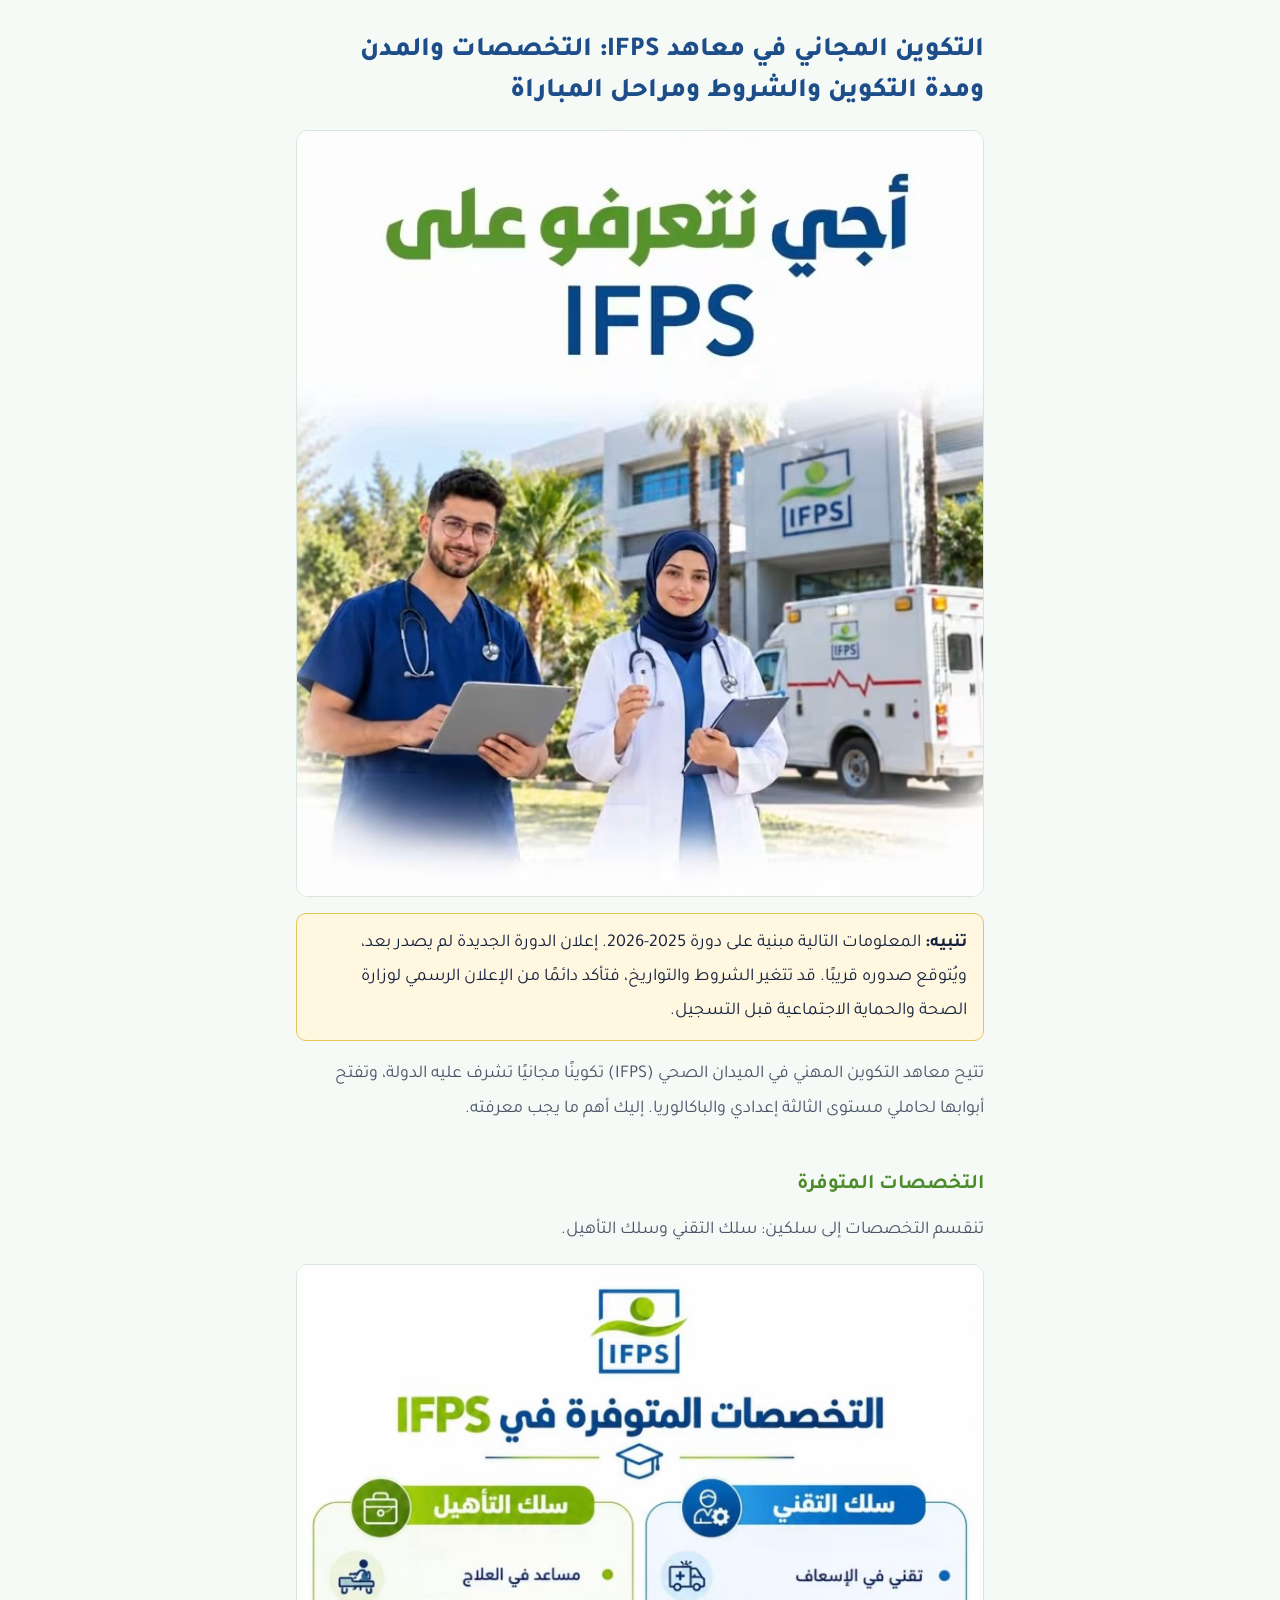
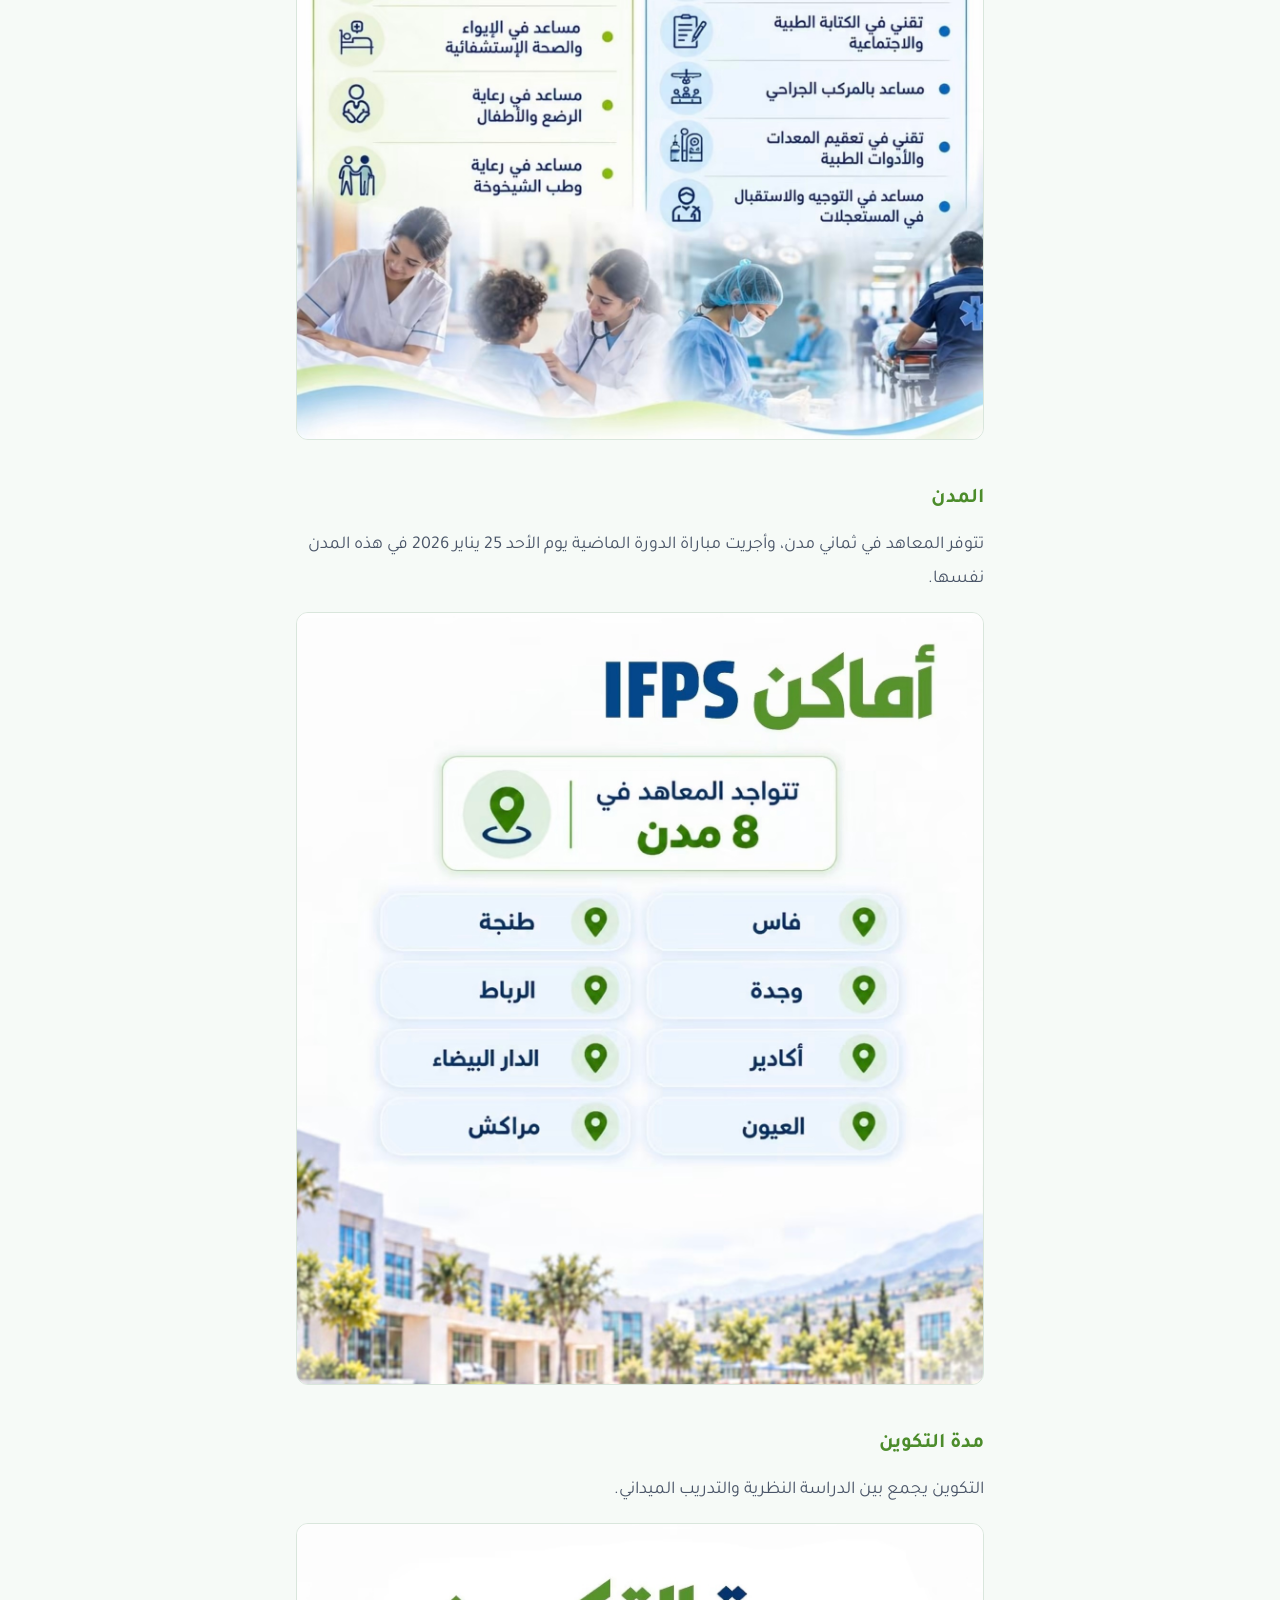
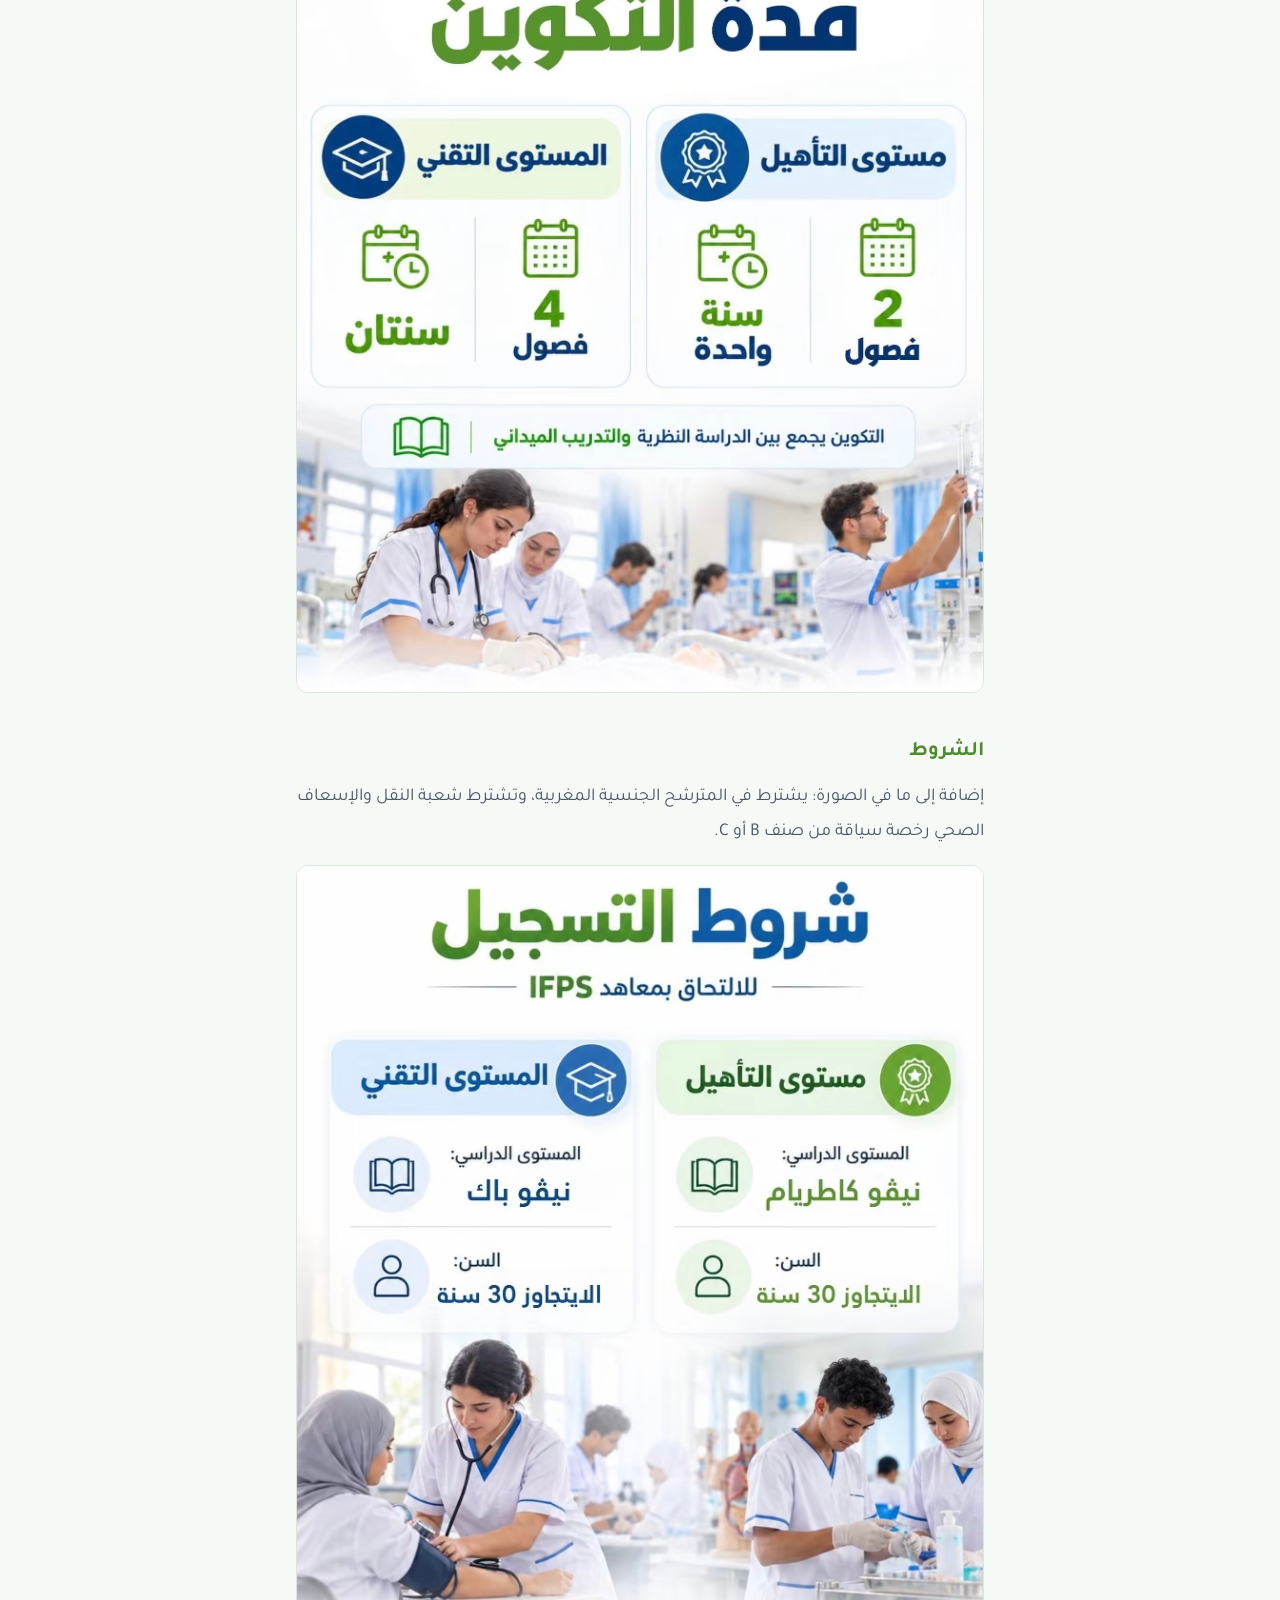
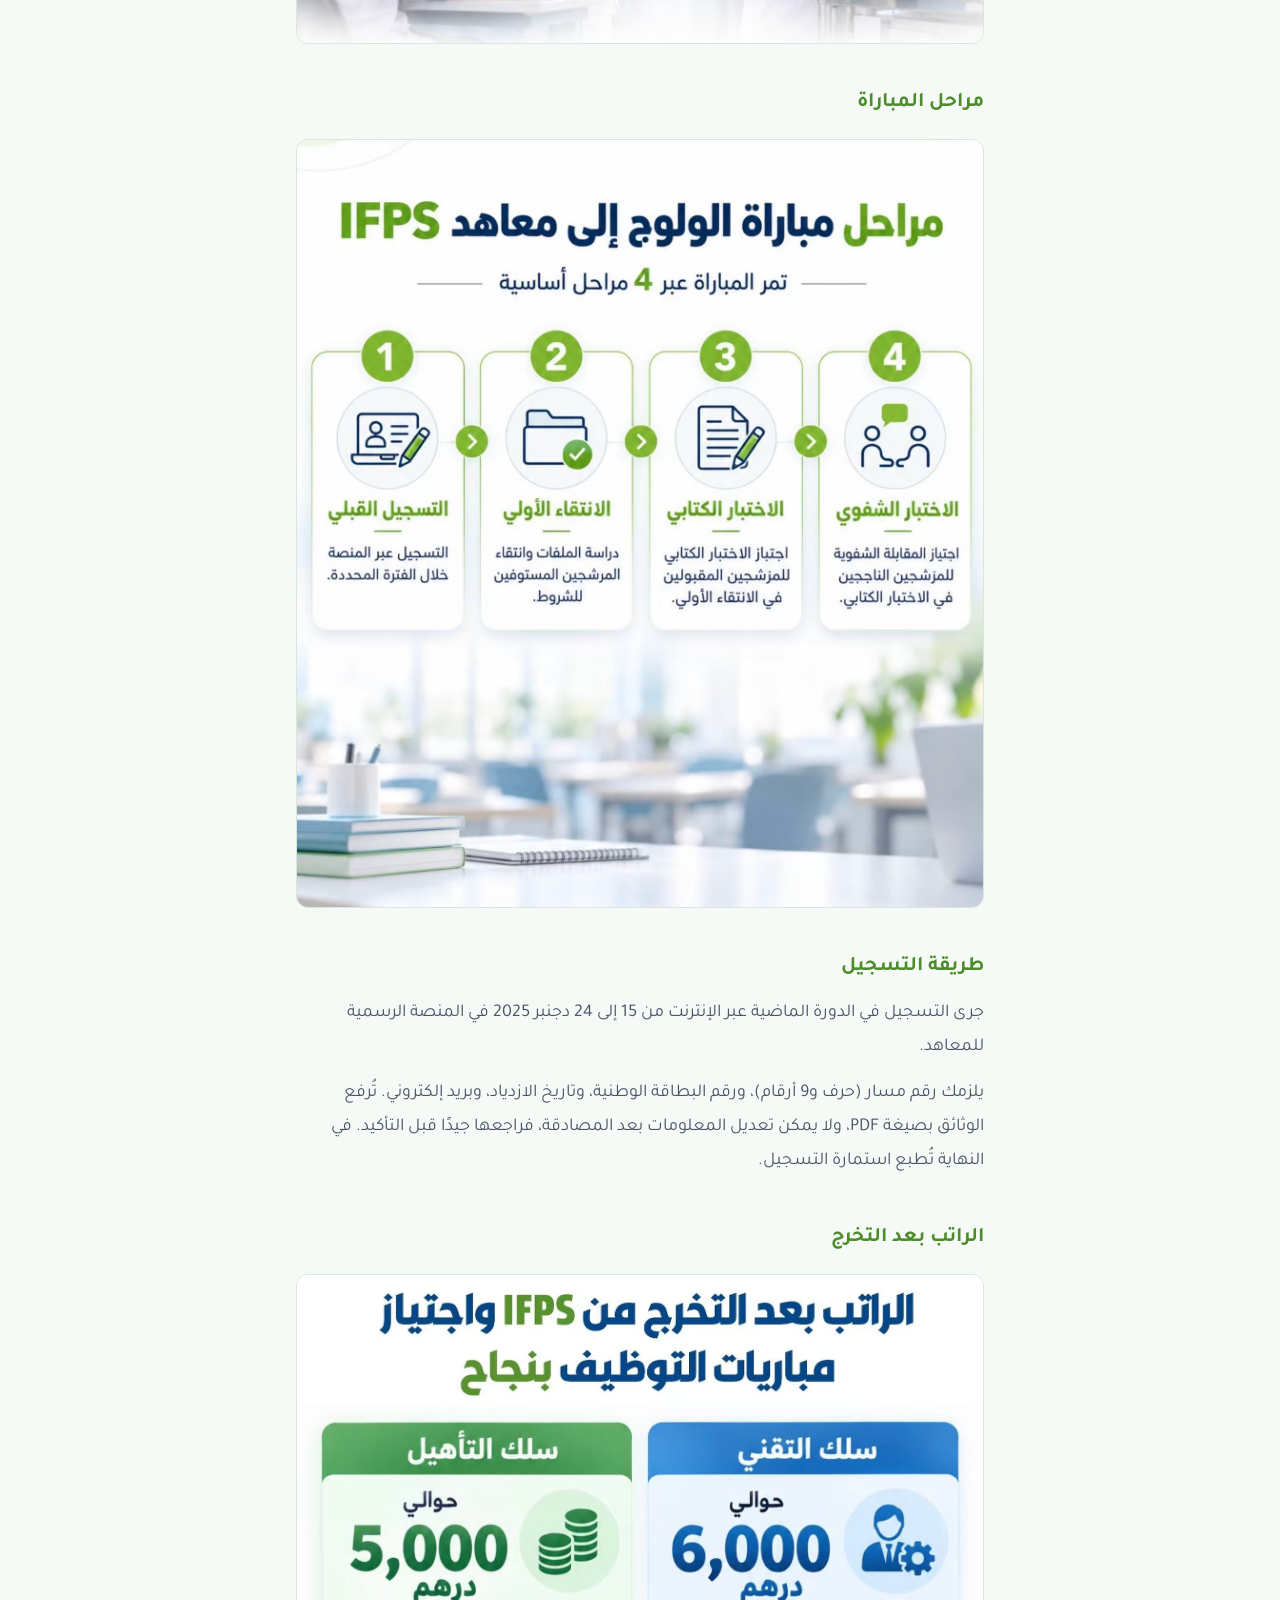
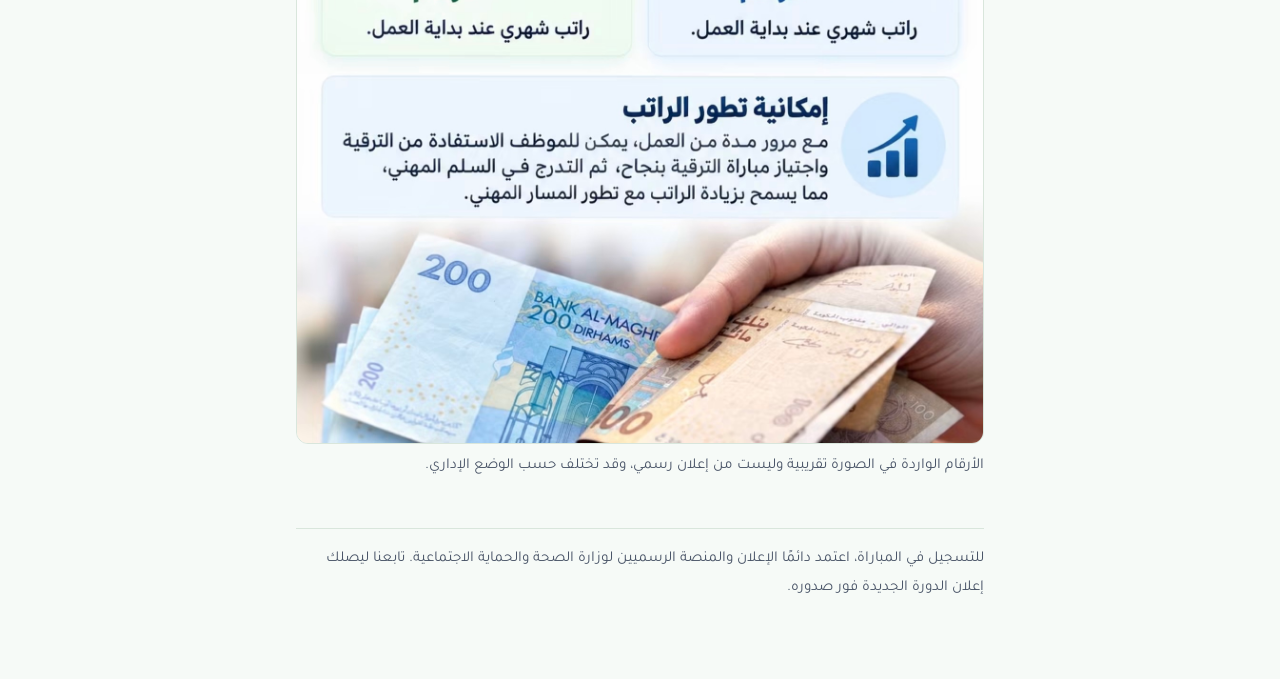
<file: ifps-sante.html>
<!DOCTYPE html>
<html lang="ar" dir="rtl">
<head>
<meta charset="utf-8">
<meta name="viewport" content="width=device-width, initial-scale=1">
<title>التكوين المجاني في معاهد IFPS: التخصصات والمدن والشروط ومراحل المباراة</title>
<meta name="description" content="دليل معاهد التكوين المهني في الميدان الصحي IFPS بالمغرب: التخصصات، المدن، مدة التكوين، الشروط ومراحل المباراة.">
<link rel="preconnect" href="https://fonts.googleapis.com">
<link href="https://fonts.googleapis.com/css2?family=Tajawal:wght@400;500;700;800&display=swap" rel="stylesheet">
<style>
  :root{
    --bg:#f6faf7; --ink:#14213d; --muted:#4a5568; --green:#4c8c2b; --blue:#1d4e89;
    --line:#d9e6dc; --warn-bg:#fff7e0; --warn-line:#e7c35a;
  }
  @media (prefers-color-scheme: dark){
    :root{ --bg:#10181a; --ink:#e8eef2; --muted:#a9b6bf; --green:#8fd16a; --blue:#8db9ee; --line:#2a3a3d; --warn-bg:#2b2610; --warn-line:#8a7222; }
  }
  *{box-sizing:border-box}
  body{margin:0;background:var(--bg);color:var(--ink);font-family:"Tajawal",Tahoma,Arial,sans-serif;line-height:1.9;font-size:18px}
  main{max-width:720px;margin:0 auto;padding:24px 16px 64px}
  h1{font-size:1.7rem;line-height:1.5;margin:8px 0 16px;color:var(--blue);font-weight:800}
  h2{font-size:1.3rem;margin:40px 0 8px;color:var(--green);font-weight:700}
  p{margin:0 0 12px;color:var(--muted)}
  figure{margin:16px 0 8px}
  figure img{display:block;width:100%;height:auto;border-radius:12px;border:1px solid var(--line)}
  .notice{background:var(--warn-bg);border:1px solid var(--warn-line);border-radius:10px;padding:12px 16px;margin:16px 0;color:var(--ink)}
  .notice p{color:inherit;margin:0}
  .note{font-size:.95rem}
  footer{margin-top:48px;padding-top:16px;border-top:1px solid var(--line);font-size:.95rem;color:var(--muted)}
</style>
</head>
<body>
<main>
<article>

<h1>التكوين المجاني في معاهد IFPS: التخصصات والمدن ومدة التكوين والشروط ومراحل المباراة</h1>

<figure>
  <img src="ifps-01-intro.jpeg" alt="تعرّف على معاهد التكوين المهني في الميدان الصحي IFPS">
</figure>

<div class="notice">
  <p><strong>تنبيه:</strong> المعلومات التالية مبنية على دورة 2025-2026. إعلان الدورة الجديدة لم يصدر بعد، ويُتوقع صدوره قريبًا. قد تتغير الشروط والتواريخ، فتأكد دائمًا من الإعلان الرسمي لوزارة الصحة والحماية الاجتماعية قبل التسجيل.</p>
</div>

<p>تتيح معاهد التكوين المهني في الميدان الصحي (IFPS) تكوينًا مجانيًا تشرف عليه الدولة، وتفتح أبوابها لحاملي مستوى الثالثة إعدادي والباكالوريا. إليك أهم ما يجب معرفته.</p>

<h2>التخصصات المتوفرة</h2>
<p>تنقسم التخصصات إلى سلكين: سلك التقني وسلك التأهيل.</p>
<figure>
  <img src="ifps-02-specialties.jpeg" alt="التخصصات المتوفرة في معاهد IFPS: سلك التقني وسلك التأهيل">
</figure>

<h2>المدن</h2>
<p>تتوفر المعاهد في ثماني مدن، وأجريت مباراة الدورة الماضية يوم الأحد 25 يناير 2026 في هذه المدن نفسها.</p>
<figure>
  <img src="ifps-03-cities.jpeg" alt="مدن معاهد IFPS: فاس، وجدة، أكادير، العيون، طنجة، الرباط، الدار البيضاء، مراكش">
</figure>

<h2>مدة التكوين</h2>
<p>التكوين يجمع بين الدراسة النظرية والتدريب الميداني.</p>
<figure>
  <img src="ifps-04-duration.jpeg" alt="مدة التكوين: سنتان (4 فصول) للتقني وسنة واحدة (فصلان) للتأهيل">
</figure>

<h2>الشروط</h2>
<p>إضافة إلى ما في الصورة: يشترط في المترشح الجنسية المغربية، وتشترط شعبة النقل والإسعاف الصحي رخصة سياقة من صنف B أو C.</p>
<figure>
  <img src="ifps-05-conditions.jpeg" alt="شروط التسجيل في معاهد IFPS: المستوى الدراسي والسن">
</figure>

<h2>مراحل المباراة</h2>
<figure>
  <img src="ifps-06-stages.jpeg" alt="مراحل مباراة الولوج إلى معاهد IFPS: التسجيل القبلي، الانتقاء الأولي، الاختبار الكتابي، الاختبار الشفوي">
</figure>

<h2>طريقة التسجيل</h2>
<p>جرى التسجيل في الدورة الماضية عبر الإنترنت من 15 إلى 24 دجنبر 2025 في المنصة الرسمية للمعاهد.</p>
<p>يلزمك رقم مسار (حرف و9 أرقام)، ورقم البطاقة الوطنية، وتاريخ الازدياد، وبريد إلكتروني. تُرفع الوثائق بصيغة PDF، ولا يمكن تعديل المعلومات بعد المصادقة، فراجعها جيدًا قبل التأكيد. في النهاية تُطبع استمارة التسجيل.</p>

<h2>الراتب بعد التخرج</h2>
<figure>
  <img src="ifps-07-salary.jpeg" alt="الراتب التقريبي بعد التخرج من معاهد IFPS">
</figure>
<p class="note">الأرقام الواردة في الصورة تقريبية وليست من إعلان رسمي، وقد تختلف حسب الوضع الإداري.</p>

<footer>
  <p>للتسجيل في المباراة، اعتمد دائمًا الإعلان والمنصة الرسميين لوزارة الصحة والحماية الاجتماعية. تابعنا ليصلك إعلان الدورة الجديدة فور صدوره.</p>
</footer>

</article>
</main>
</body>
</html>
</file>
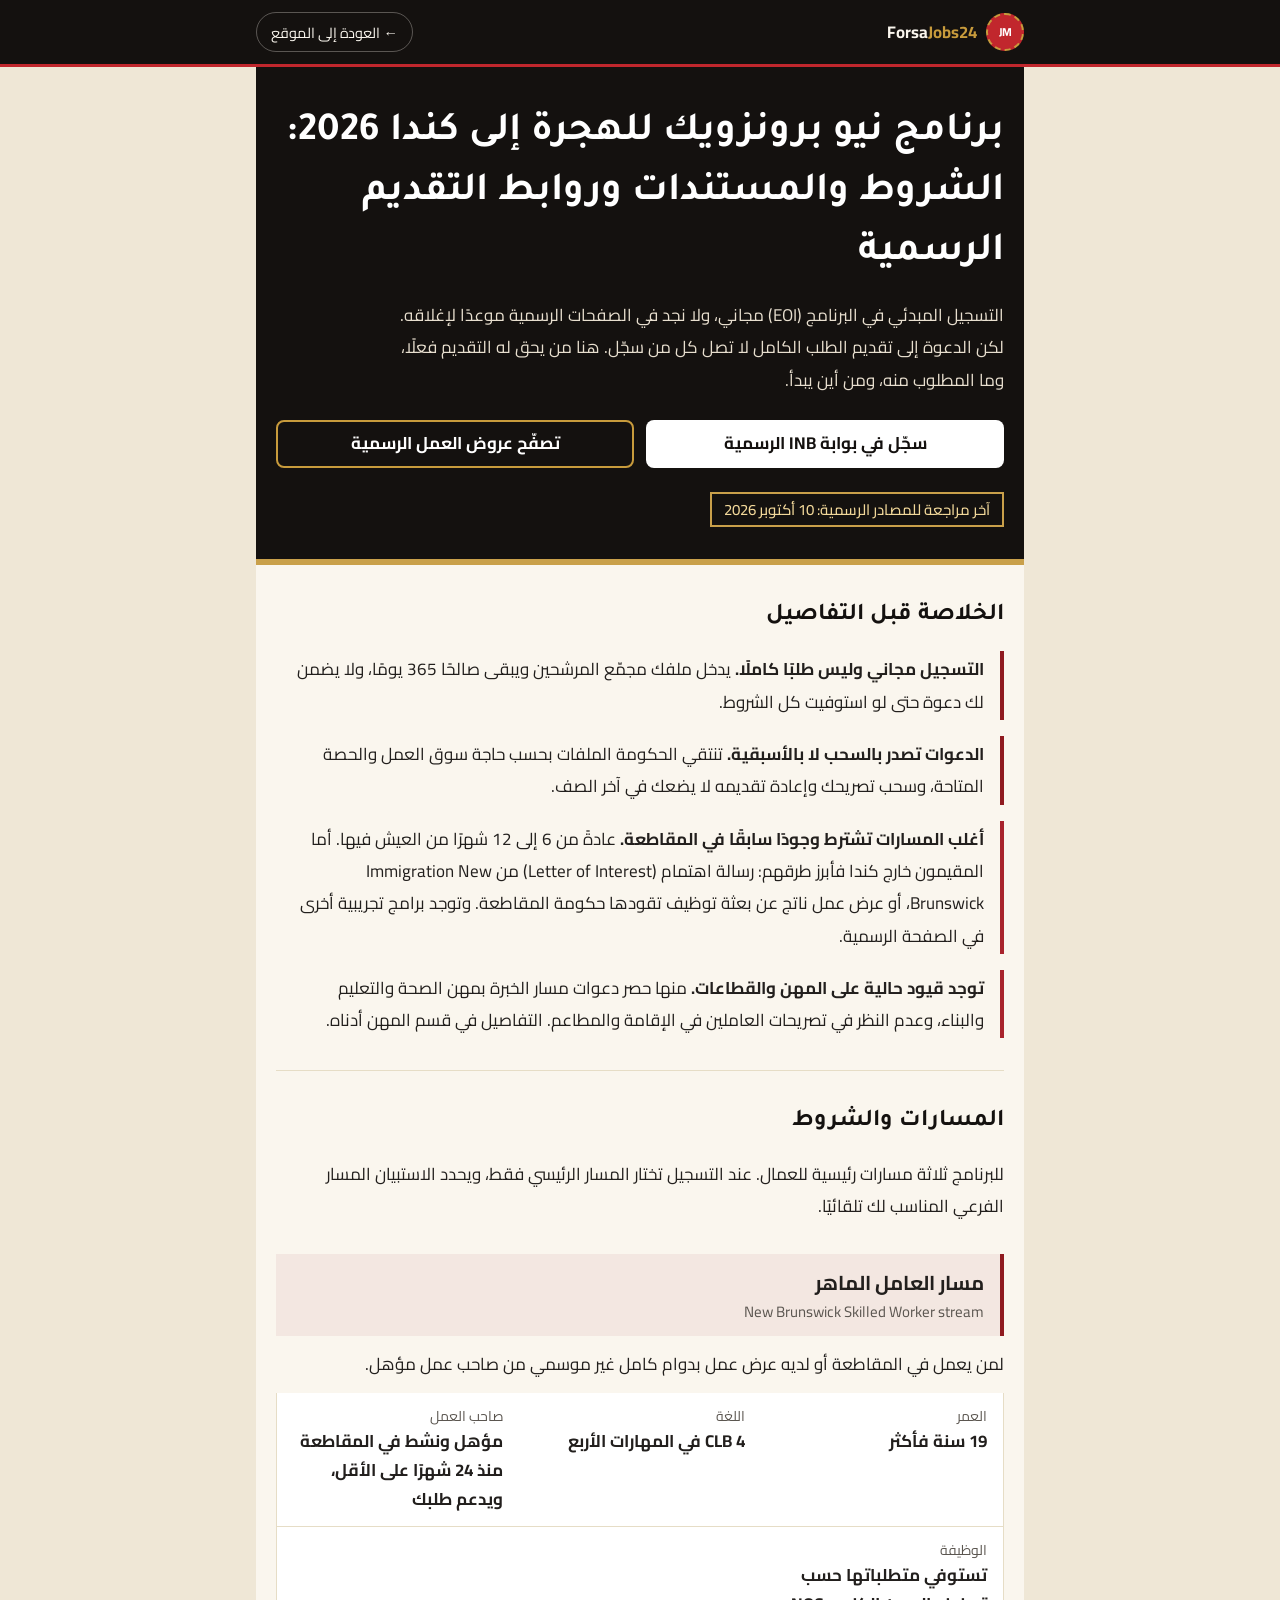
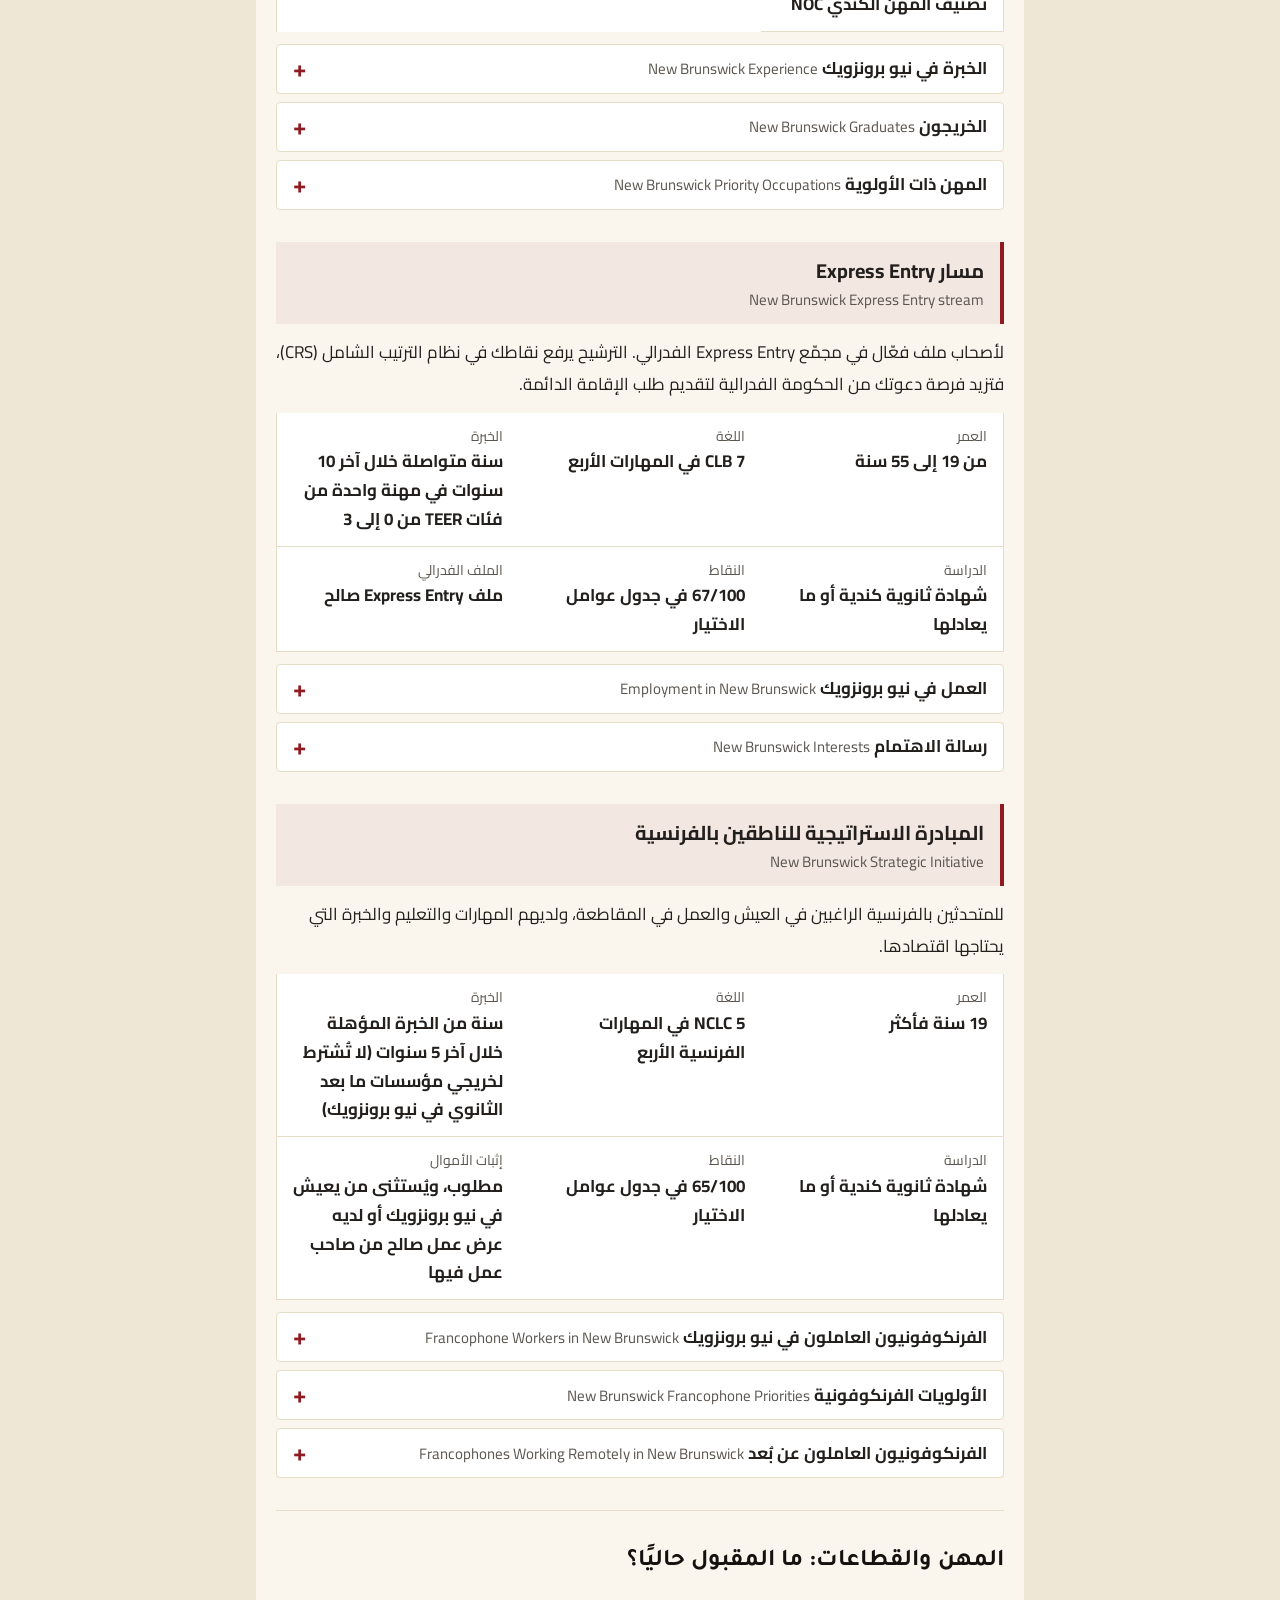
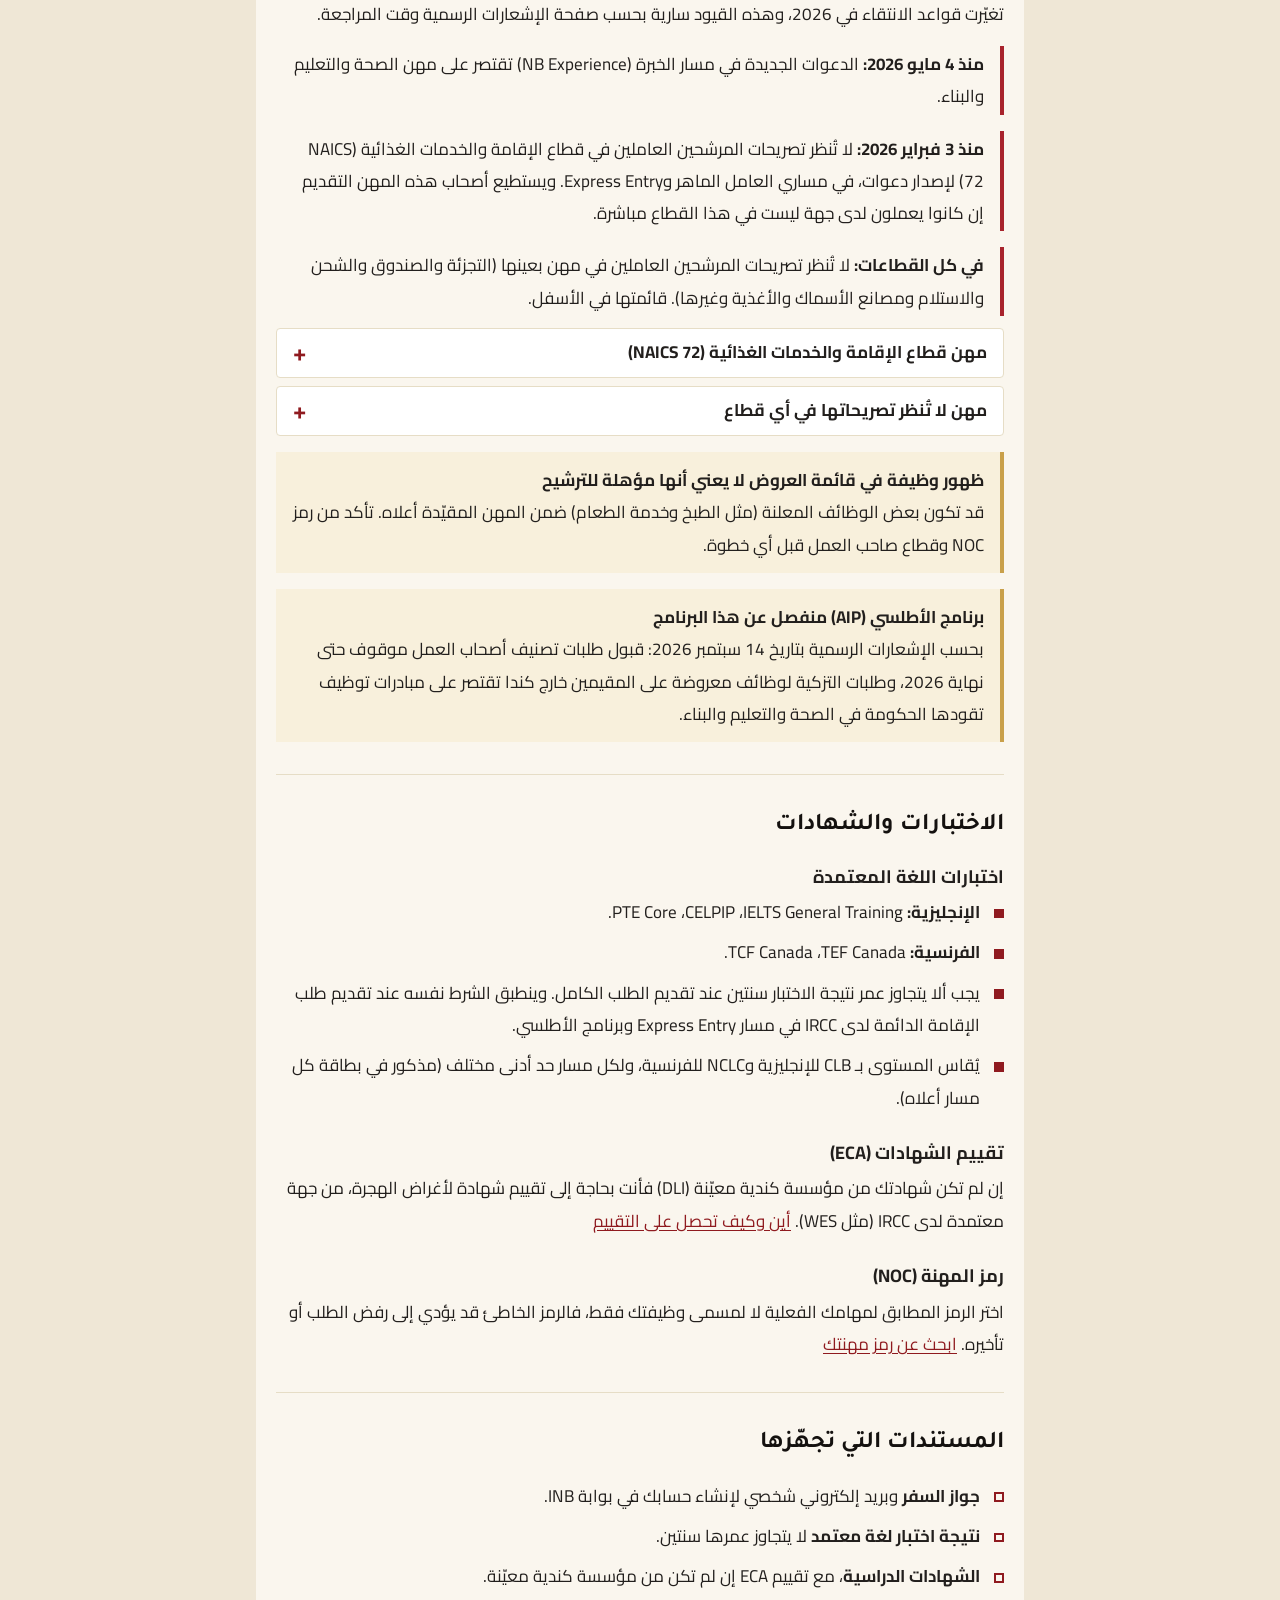
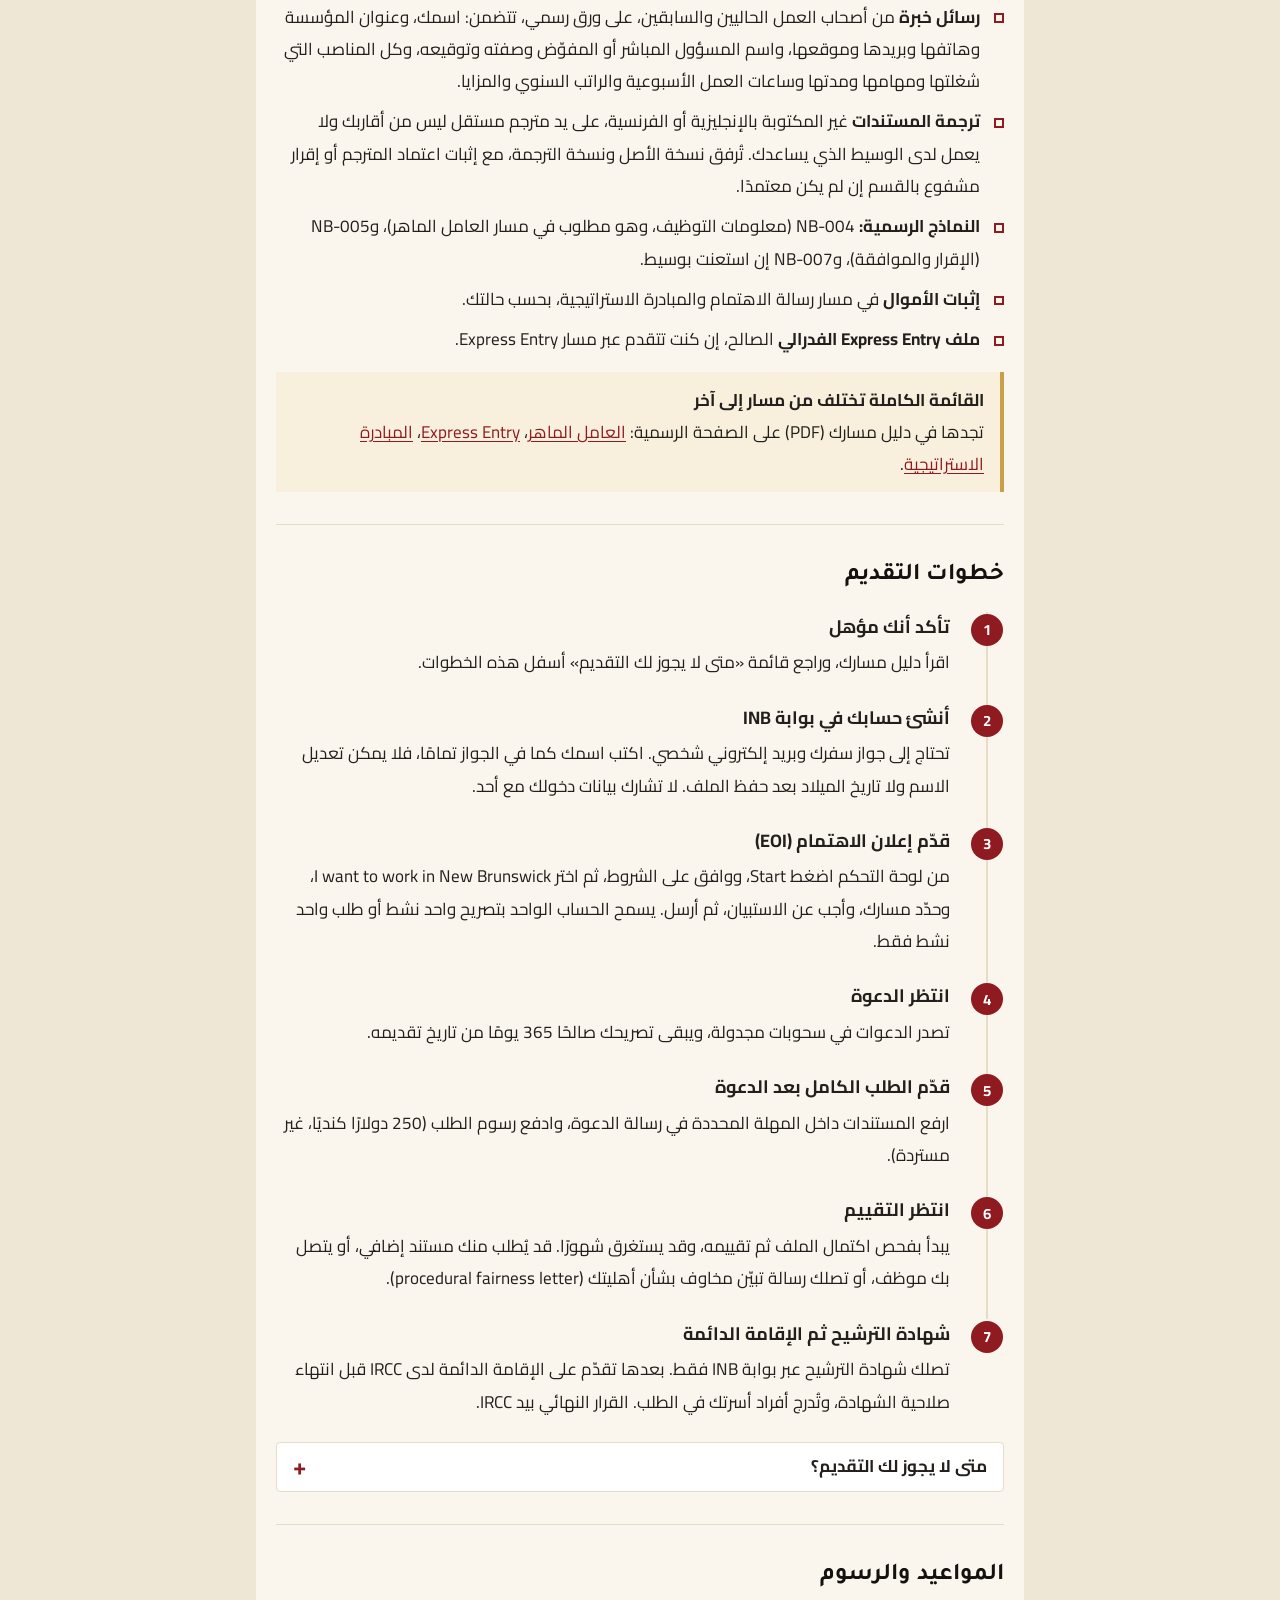
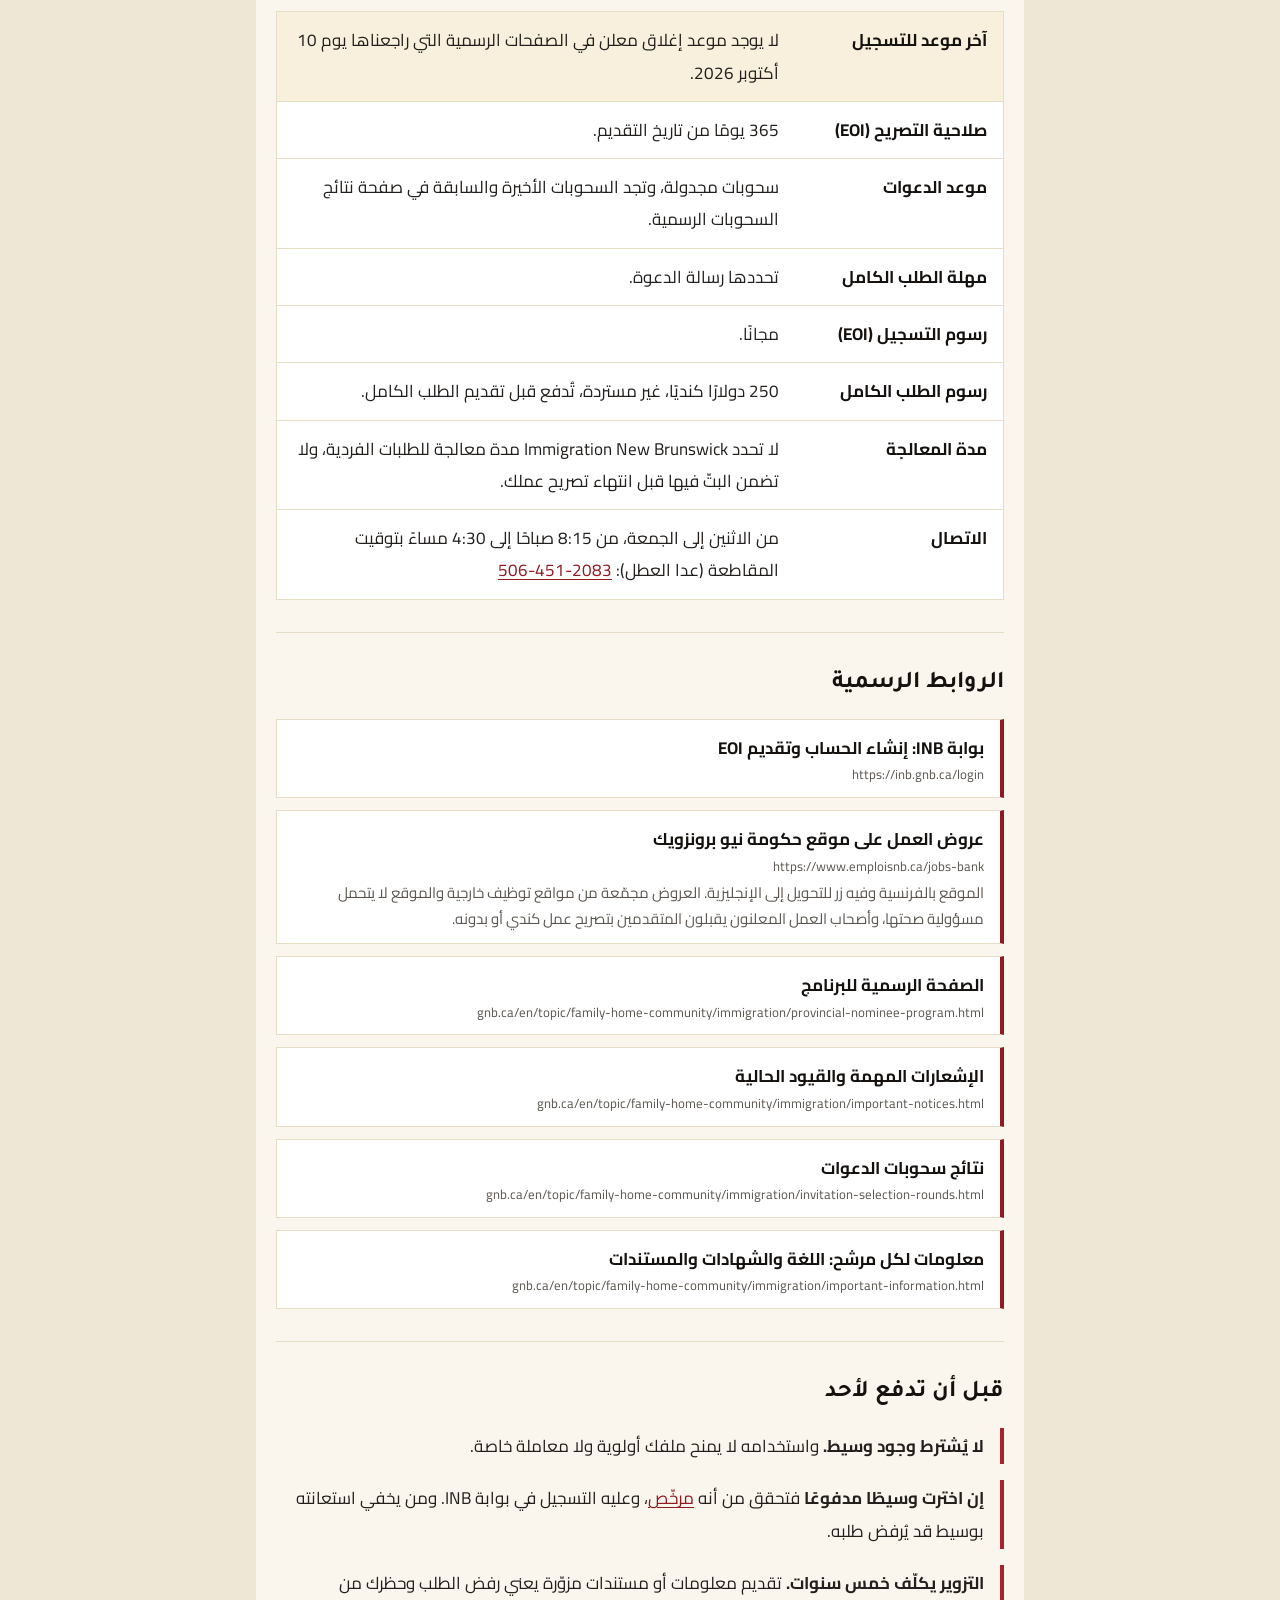
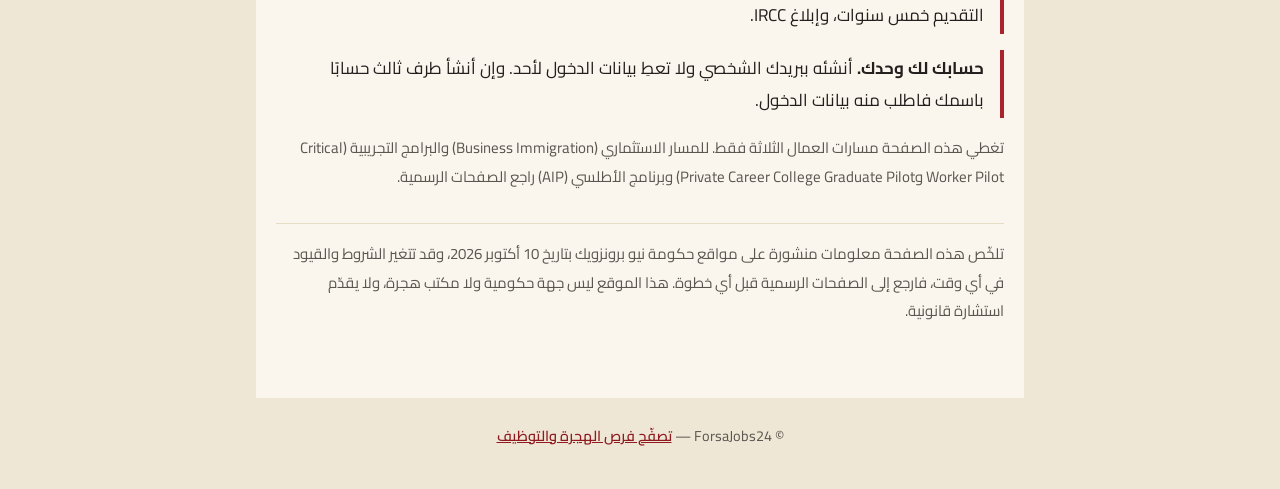
<file: nb-pnp-2026.html>
<!doctype html>
<html lang="ar" dir="rtl">
<head>
<meta charset="utf-8">
<meta name="viewport" content="width=device-width, initial-scale=1">
<title>برنامج نيو برونزويك للهجرة إلى كندا 2026: الشروط والمستندات وروابط التقديم الرسمية</title>
<meta name="description" content="دليل مبسّط لبرنامج المرشحين الإقليمي لنيو برونزويك (NBPNP) لعام 2026: المسارات والشروط، اختبارات اللغة، المستندات، الرسوم، والروابط الرسمية لتقديم إعلان الاهتمام (EOI) وتصفح عروض العمل.">
<link rel="preconnect" href="https://fonts.googleapis.com">
<link rel="preconnect" href="https://fonts.gstatic.com" crossorigin>
<link href="https://fonts.googleapis.com/css2?family=Tajawal:wght@700;800&family=Cairo:wght@400;500;600;700&display=swap" rel="stylesheet">

<style>
body{margin:0;background:#FAF6EE}
.site-bar{background:#14110F;border-block-end:3px solid #C1272D;font-family:'Cairo','Segoe UI',Tahoma,sans-serif}
.site-bar-in{max-inline-size:48rem;margin-inline:auto;padding:.75rem 1.25rem;display:flex;align-items:center;justify-content:space-between;gap:1rem}
.sb-brand{display:inline-flex;align-items:center;gap:.6rem;color:#FAF6EE;text-decoration:none;font-weight:700;font-size:1.05rem}
.sb-brand b{color:#C89B3C}
.sb-mark{display:inline-grid;place-items:center;inline-size:2.1rem;block-size:2.1rem;border-radius:50%;background:#C1272D;border:2px dashed #C89B3C;color:#fff;font-size:.72rem;font-weight:700}
.sb-back{color:#FAF6EE;text-decoration:none;font-size:.9rem;border:1px solid rgba(250,246,238,.3);border-radius:2rem;padding:.35rem .9rem}
.sb-back:hover,.sb-back:focus-visible{border-color:#C89B3C;color:#C89B3C;outline:none}
.site-foot{max-inline-size:48rem;margin-inline:auto;padding:1.5rem 1.25rem 2.5rem;text-align:center;font-family:'Cairo','Segoe UI',Tahoma,sans-serif;font-size:.9rem;color:#5b5650}
.site-foot a{color:#8f1a1f;font-weight:600}

.nb-post{--ink:#221F1D;--muted:#5b5650;--paper:#FAF6EE;--white:#fff;--tide:#8f1a1f;--tide-deep:#14110F;--tide-wash:#f3e7e1;--flag:#a8232c;--flag-wash:#f8e8e7;--gold:#7a5a0c;--gold-wash:#f8f0dc;--gold-line:#c9a04a;--line:#e6ddc6;--head:'Tajawal','Segoe UI',Tahoma,sans-serif;font-family:'Cairo','Segoe UI',Tahoma,'Noto Sans Arabic',Arial,sans-serif;font-size:1.0625rem;line-height:1.9;color:var(--ink);background:var(--paper);max-inline-size:48rem;margin-inline:auto;-webkit-text-size-adjust:100%}
.nb-post *,.nb-post *::before,.nb-post *::after{box-sizing:border-box}
.nb-post :where(h1,h2,h3,p,ul,ol,dl,dt,dd){margin:0}
.nb-post p+p{margin-block-start:.75rem}
.nb-post a{color:var(--tide);text-underline-offset:.2em}
.nb-post a:focus-visible,.nb-post summary:focus-visible{outline:3px solid var(--gold-line);outline-offset:2px}

/* الترويسة */
.nb-post .nb-mast{background:var(--tide-deep);color:#fff;padding:2.25rem 1.25rem 2rem;border-block-end:6px solid var(--gold-line)}
.nb-post .nb-mast h1{font-family:var(--head);font-weight:700;font-size:clamp(1.65rem,6.2vw,2.5rem);line-height:1.5}
.nb-post .nb-lede{margin-block-start:1rem;max-inline-size:38rem;color:#e8dfcf}
.nb-post .nb-actions{display:flex;flex-wrap:wrap;gap:.75rem;margin-block-start:1.5rem}
.nb-post .nb-btn{flex:1 1 14rem;display:inline-flex;align-items:center;justify-content:center;min-block-size:3rem;padding:.5rem 1.25rem;border-radius:.5rem;font-weight:700;text-decoration:none;line-height:1.5;text-align:center}
.nb-post .nb-btn-main{background:#fff;color:var(--tide-deep)}
.nb-post .nb-btn-alt{border:2px solid #C89B3C;color:#fff}
.nb-post .nb-stamp{display:inline-block;margin-block-start:1.5rem;padding:.125rem .75rem;border:2px solid var(--gold-line);color:#f2d89a;font-weight:500;font-size:.9375rem;line-height:1.8}

/* الأقسام */
.nb-post .nb-body{padding:0 1.25rem 2.5rem}
.nb-post .nb-sec{padding-block:2rem;border-block-start:1px solid var(--line)}
.nb-post .nb-sec:first-child{border-block-start:0}
.nb-post h2{font-family:var(--head);font-weight:700;font-size:1.5rem;line-height:1.6;color:var(--tide-deep);margin-block-end:1rem}
.nb-post h3{font-weight:700;font-size:1.125rem;line-height:1.7;margin-block-end:.25rem}
.nb-post .nb-small{font-size:.9375rem;color:var(--muted)}

/* الملاحظات الملوّنة: الأخضر المزرق = معلومة، الأحمر = قيد أو تحذير */
.nb-post .nb-notes{list-style:none;padding:0;display:grid;gap:1rem}
.nb-post .nb-notes li{padding:.125rem 1rem;border-inline-start:4px solid var(--tide)}
.nb-post .nb-notes li.is-warn{border-inline-start-color:var(--flag)}
.nb-post .nb-callout{margin-block-start:1rem;padding:.75rem 1rem;background:var(--flag-wash);border-inline-start:4px solid var(--flag)}
.nb-post .nb-callout.is-gold{background:var(--gold-wash);border-inline-start-color:var(--gold-line)}
.nb-post .nb-callout strong{display:block}

/* المسارات */
.nb-post .nb-stream{margin-block-start:2rem}
.nb-post .nb-stream-head{background:var(--tide-wash);border-inline-start:4px solid var(--tide);padding:.75rem 1rem}
.nb-post .nb-stream-head h3{font-size:1.25rem;margin:0}
.nb-post .nb-en{display:block;direction:ltr;text-align:right;color:var(--muted);font-size:.9375rem;font-weight:400;line-height:1.6}
.nb-post .nb-stream>p{margin-block:.75rem}
.nb-post .nb-glance{display:grid;grid-template-columns:repeat(auto-fit,minmax(13rem,1fr));background:var(--white);border-inline:1px solid var(--line)}
.nb-post .nb-glance>div{padding:.75rem 1rem;border-block-end:1px solid var(--line)}
.nb-post .nb-glance dt{font-size:.875rem;color:var(--muted);line-height:1.6}
.nb-post .nb-glance dd{font-weight:700;line-height:1.7}
.nb-post .nb-paths{display:grid;gap:.5rem;margin-block-start:.75rem}
.nb-post details{background:var(--white);border:1px solid var(--line);border-radius:.25rem}
.nb-post summary{display:flex;align-items:center;gap:.75rem;min-block-size:3rem;padding:.5rem 1rem;font-weight:700;line-height:1.6;cursor:pointer;list-style:none}
.nb-post summary::-webkit-details-marker{display:none}
.nb-post summary::after{content:"+";margin-inline-start:auto;font-size:1.5rem;line-height:1;color:var(--tide)}
.nb-post details[open]>summary{border-block-end:1px solid var(--line)}
.nb-post details[open]>summary::after{content:"\2212"}
.nb-post summary .nb-en{display:inline;text-align:inherit}
.nb-post .nb-det{padding:.75rem 1rem 1rem}
.nb-post .nb-det>p{margin-block-end:.5rem}

/* القوائم */
.nb-post .nb-list{list-style:none;padding:0;display:grid;gap:.5rem}
.nb-post .nb-list li{position:relative;padding-inline-start:1.5rem}
.nb-post .nb-list li::before{content:"";position:absolute;inset-inline-start:0;inset-block-start:.75em;inline-size:.6rem;block-size:.6rem;background:var(--tide)}
.nb-post .nb-check li::before{background:transparent;border:2px solid var(--tide)}
.nb-post .nb-noc{list-style:none;padding:0;display:grid;grid-template-columns:repeat(auto-fit,minmax(16rem,1fr));gap:.25rem 1.5rem}
.nb-post .nb-noc bdi{display:inline-block;min-inline-size:3.5rem;font-weight:700;color:var(--tide)}

/* الخطوات: تسلسل حقيقي فالترقيم مبرَّر */
.nb-post .nb-steps{list-style:none;padding:0;margin-inline-start:1rem;counter-reset:step}
.nb-post .nb-steps li{position:relative;counter-increment:step;padding-inline-start:2.25rem;padding-block-end:1.5rem;border-inline-start:2px solid var(--line)}
.nb-post .nb-steps li:last-child{border-inline-start-color:transparent;padding-block-end:0}
.nb-post .nb-steps li::before{content:counter(step);position:absolute;inset-inline-start:-1.0625rem;inset-block-start:.125rem;inline-size:2rem;block-size:2rem;display:grid;place-items:center;border-radius:50%;background:var(--tide);color:#fff;font-weight:700;font-size:.9375rem;line-height:1}
.nb-post .nb-after{margin-block-start:1.5rem}

/* المواعيد والرسوم */
.nb-post .nb-facts{background:var(--white);border:1px solid var(--line)}
.nb-post .nb-facts>div{display:grid;grid-template-columns:minmax(8rem,12rem) 1fr;gap:1rem;padding:.75rem 1rem;border-block-end:1px solid var(--line)}
.nb-post .nb-facts>div:last-child{border-block-end:0}
.nb-post .nb-facts .is-key{background:var(--gold-wash)}
.nb-post .nb-facts dt{font-weight:700;color:var(--tide-deep)}
@media (max-width:34rem){.nb-post .nb-facts>div{grid-template-columns:1fr;gap:.125rem}}

/* الروابط الرسمية */
.nb-post .nb-links{list-style:none;padding:0;display:grid;gap:.75rem}
.nb-post .nb-links a{display:block;padding:.75rem 1rem;background:var(--white);border:1px solid var(--line);border-inline-start:4px solid var(--tide);color:var(--ink);text-decoration:none}
.nb-post .nb-links a:hover{background:var(--tide-wash)}
.nb-post .nb-links strong{display:block;color:var(--tide-deep)}
.nb-post .nb-links .nb-url{display:block;direction:ltr;text-align:right;unicode-bidi:isolate;color:var(--muted);font-size:.8125rem;line-height:1.6;overflow-wrap:anywhere}
.nb-post .nb-links .nb-why{display:block;margin-block-start:.25rem;color:var(--muted);font-size:.9375rem;line-height:1.7}

.nb-post .nb-foot{margin-block-start:2rem;padding-block-start:1rem;border-block-start:1px solid var(--line);font-size:.9375rem;color:var(--muted)}
</style>

<!-- للمعاينة فقط (لا تنسخه إلى موقعك) -->
<style>body{margin:0;background:#efe7d6}</style>
</head>
<body>
<header class="site-bar"><div class="site-bar-in">
  <a class="sb-brand" href="index.html"><span class="sb-mark">JM</span><span>Forsa<b>Jobs24</b></span></a>
  <a class="sb-back" href="index.html#listings">← العودة إلى الموقع</a>
</div></header>
<article class="nb-post">

  <header class="nb-mast">
    <h1>برنامج نيو برونزويك للهجرة إلى كندا 2026: الشروط والمستندات وروابط التقديم الرسمية</h1>
    <p class="nb-lede">التسجيل المبدئي في البرنامج (<bdi>EOI</bdi>) مجاني، ولا نجد في الصفحات الرسمية موعدًا لإغلاقه. لكن الدعوة إلى تقديم الطلب الكامل لا تصل كل من سجّل. هنا من يحق له التقديم فعلًا، وما المطلوب منه، ومن أين يبدأ.</p>
    <div class="nb-actions">
      <a class="nb-btn nb-btn-main" href="https://inb.gnb.ca/login" target="_blank" rel="noopener">سجّل في بوابة INB الرسمية</a>
      <a class="nb-btn nb-btn-alt" href="https://www.emploisnb.ca/jobs-bank" target="_blank" rel="noopener">تصفّح عروض العمل الرسمية</a>
    </div>
    <p class="nb-stamp">آخر مراجعة للمصادر الرسمية: 10 أكتوبر 2026</p>
  </header>

  <div class="nb-body">

    <section class="nb-sec" aria-labelledby="s-summary">
      <h2 id="s-summary">الخلاصة قبل التفاصيل</h2>
      <ul class="nb-notes">
        <li><strong>التسجيل مجاني وليس طلبًا كاملًا.</strong> يدخل ملفك مجمّع المرشحين ويبقى صالحًا 365 يومًا، ولا يضمن لك دعوة حتى لو استوفيت كل الشروط.</li>
        <li><strong>الدعوات تصدر بالسحب لا بالأسبقية.</strong> تنتقي الحكومة الملفات بحسب حاجة سوق العمل والحصة المتاحة، وسحب تصريحك وإعادة تقديمه لا يضعك في آخر الصف.</li>
        <li class="is-warn"><strong>أغلب المسارات تشترط وجودًا سابقًا في المقاطعة.</strong> عادةً من 6 إلى 12 شهرًا من العيش فيها. أما المقيمون خارج كندا فأبرز طرقهم: رسالة اهتمام (<bdi>Letter of Interest</bdi>) من <bdi>Immigration New Brunswick</bdi>، أو عرض عمل ناتج عن بعثة توظيف تقودها حكومة المقاطعة. وتوجد برامج تجريبية أخرى في الصفحة الرسمية.</li>
        <li class="is-warn"><strong>توجد قيود حالية على المهن والقطاعات.</strong> منها حصر دعوات مسار الخبرة بمهن الصحة والتعليم والبناء، وعدم النظر في تصريحات العاملين في الإقامة والمطاعم. التفاصيل في قسم المهن أدناه.</li>
      </ul>
    </section>

    <section class="nb-sec" aria-labelledby="s-streams">
      <h2 id="s-streams">المسارات والشروط</h2>
      <p>للبرنامج ثلاثة مسارات رئيسية للعمال. عند التسجيل تختار المسار الرئيسي فقط، ويحدد الاستبيان المسار الفرعي المناسب لك تلقائيًا.</p>

      <section class="nb-stream" aria-labelledby="st-sw">
        <header class="nb-stream-head">
          <h3 id="st-sw">مسار العامل الماهر</h3>
          <span class="nb-en" lang="en">New Brunswick Skilled Worker stream</span>
        </header>
        <p>لمن يعمل في المقاطعة أو لديه عرض عمل بدوام كامل غير موسمي من صاحب عمل مؤهل.</p>
        <dl class="nb-glance">
          <div><dt>العمر</dt><dd>19 سنة فأكثر</dd></div>
          <div><dt>اللغة</dt><dd><bdi>CLB 4</bdi> في المهارات الأربع</dd></div>
          <div><dt>صاحب العمل</dt><dd>مؤهل ونشط في المقاطعة منذ 24 شهرًا على الأقل، ويدعم طلبك</dd></div>
          <div><dt>الوظيفة</dt><dd>تستوفي متطلباتها حسب تصنيف المهن الكندي <bdi>NOC</bdi></dd></div>
        </dl>
        <div class="nb-paths">
          <details>
            <summary><span>الخبرة في نيو برونزويك <bdi class="nb-en" lang="en">New Brunswick Experience</bdi></span></summary>
            <div class="nb-det">
              <ul class="nb-list">
                <li>تعمل بدوام كامل في وظيفة غير موسمية لدى صاحب العمل الذي يدعم طلبك.</li>
                <li>لديك ستة أشهر على الأقل من العمل بدوام كامل لدى صاحب العمل نفسه.</li>
                <li>تعيش في نيو برونزويك منذ ستة أشهر.</li>
                <li>لديك شهادة ثانوية على الأقل.</li>
              </ul>
              <div class="nb-callout"><strong>قيد حالي منذ 4 مايو 2026</strong>تقتصر الدعوات الجديدة في هذا المسار على مهن قطاعات الصحة والتعليم والبناء، ولإشعار آخر، لأن الحصة المتبقية محدودة.</div>
            </div>
          </details>
          <details>
            <summary><span>الخريجون <bdi class="nb-en" lang="en">New Brunswick Graduates</bdi></span></summary>
            <div class="nb-det">
              <ul class="nb-list">
                <li>أكملت برنامجًا دراسيًا يؤهل لتصريح عمل بعد التخرج (<bdi>PGWP</bdi>) في مؤسسة تعليمية معيّنة (<bdi>DLI</bdi>) داخل نيو برونزويك.</li>
                <li>تعمل بدوام كامل غير موسمي، أو قبلت عرض عمل كهذا، لدى صاحب العمل الذي يدعم طلبك.</li>
                <li>تعيش في نيو برونزويك منذ ستة أشهر.</li>
              </ul>
            </div>
          </details>
          <details>
            <summary><span>المهن ذات الأولوية <bdi class="nb-en" lang="en">New Brunswick Priority Occupations</bdi></span></summary>
            <div class="nb-det">
              <ul class="nb-list">
                <li>قبلت عرض عمل بدوام كامل غير موسمي من صاحب العمل الذي يدعم طلبك.</li>
                <li>لديك سنة على الأقل من العمل المدفوع في مجال الوظيفة.</li>
                <li>لديك شهادة ثانوية على الأقل.</li>
                <li>العرض ناتج مباشرة عن بعثة توظيف تقودها حكومة نيو برونزويك، ورمز المهنة (<bdi>NOC</bdi>) من الرموز ذات الأولوية المذكورة في الدليل الرسمي.</li>
              </ul>
            </div>
          </details>
        </div>
      </section>

      <section class="nb-stream" aria-labelledby="st-ee">
        <header class="nb-stream-head">
          <h3 id="st-ee">مسار Express Entry</h3>
          <span class="nb-en" lang="en">New Brunswick Express Entry stream</span>
        </header>
        <p>لأصحاب ملف فعّال في مجمّع Express Entry الفدرالي. الترشيح يرفع نقاطك في نظام الترتيب الشامل (<bdi>CRS</bdi>)، فتزيد فرصة دعوتك من الحكومة الفدرالية لتقديم طلب الإقامة الدائمة.</p>
        <dl class="nb-glance">
          <div><dt>العمر</dt><dd>من 19 إلى 55 سنة</dd></div>
          <div><dt>اللغة</dt><dd><bdi>CLB 7</bdi> في المهارات الأربع</dd></div>
          <div><dt>الخبرة</dt><dd>سنة متواصلة خلال آخر 10 سنوات في مهنة واحدة من فئات <bdi>TEER</bdi> من 0 إلى 3</dd></div>
          <div><dt>الدراسة</dt><dd>شهادة ثانوية كندية أو ما يعادلها</dd></div>
          <div><dt>النقاط</dt><dd><bdi>67/100</bdi> في جدول عوامل الاختيار</dd></div>
          <div><dt>الملف الفدرالي</dt><dd>ملف Express Entry صالح</dd></div>
        </dl>
        <div class="nb-paths">
          <details>
            <summary><span>العمل في نيو برونزويك <bdi class="nb-en" lang="en">Employment in New Brunswick</bdi></span></summary>
            <div class="nb-det">
              <ul class="nb-list">
                <li>تعمل بدوام كامل في وظيفة غير موسمية من فئات <bdi>TEER</bdi> من 0 إلى 3 لدى صاحب عمل مؤهل نشط في المقاطعة منذ 24 شهرًا.</li>
                <li>تستوفي متطلبات وظيفتك حسب <bdi>NOC</bdi> والأنظمة المعمول بها.</li>
                <li>عشت وعملت بدوام كامل في نيو برونزويك طوال آخر 12 شهرًا، في مهن <bdi>TEER</bdi> من 0 إلى 3 فقط، لدى صاحب عمل أو أكثر، وأنت مرخّص لك بالعمل في كندا.</li>
              </ul>
            </div>
          </details>
          <details>
            <summary><span>رسالة الاهتمام <bdi class="nb-en" lang="en">New Brunswick Interests</bdi></span></summary>
            <div class="nb-det">
              <ul class="nb-list">
                <li>وصلتك رسالة اهتمام (<bdi>Letter of Interest</bdi>) في ملف Express Entry الفدرالي.</li>
                <li>تستوفي شرط إثبات الأموال الفدرالي (<bdi>proof of funds</bdi>).</li>
              </ul>
            </div>
          </details>
        </div>
      </section>

      <section class="nb-stream" aria-labelledby="st-si">
        <header class="nb-stream-head">
          <h3 id="st-si">المبادرة الاستراتيجية للناطقين بالفرنسية</h3>
          <span class="nb-en" lang="en">New Brunswick Strategic Initiative</span>
        </header>
        <p>للمتحدثين بالفرنسية الراغبين في العيش والعمل في المقاطعة، ولديهم المهارات والتعليم والخبرة التي يحتاجها اقتصادها.</p>
        <dl class="nb-glance">
          <div><dt>العمر</dt><dd>19 سنة فأكثر</dd></div>
          <div><dt>اللغة</dt><dd><bdi>NCLC 5</bdi> في المهارات الفرنسية الأربع</dd></div>
          <div><dt>الخبرة</dt><dd>سنة من الخبرة المؤهلة خلال آخر 5 سنوات (لا تُشترط لخريجي مؤسسات ما بعد الثانوي في نيو برونزويك)</dd></div>
          <div><dt>الدراسة</dt><dd>شهادة ثانوية كندية أو ما يعادلها</dd></div>
          <div><dt>النقاط</dt><dd><bdi>65/100</bdi> في جدول عوامل الاختيار</dd></div>
          <div><dt>إثبات الأموال</dt><dd>مطلوب، ويُستثنى من يعيش في نيو برونزويك أو لديه عرض عمل صالح من صاحب عمل فيها</dd></div>
        </dl>
        <div class="nb-paths">
          <details>
            <summary><span>الفرنكوفونيون العاملون في نيو برونزويك <bdi class="nb-en" lang="en">Francophone Workers in New Brunswick</bdi></span></summary>
            <div class="nb-det">
              <ul class="nb-list">
                <li>تعمل، أو قبلت العمل، بدوام كامل دائم غير موسمي لدى صاحب عمل مؤهل نشط في المقاطعة منذ 12 شهرًا.</li>
                <li>تستوفي متطلبات الوظيفة حسب <bdi>NOC</bdi>.</li>
                <li>تعيش في نيو برونزويك منذ ستة أشهر على الأقل. ولا يُشترط ذلك إن جاءك العرض عبر بعثة توظيف تقودها الحكومة.</li>
              </ul>
            </div>
          </details>
          <details>
            <summary><span>الأولويات الفرنكوفونية <bdi class="nb-en" lang="en">New Brunswick Francophone Priorities</bdi></span></summary>
            <div class="nb-det">
              <p>يكفي أن تنطبق عليك إحدى الحالتين:</p>
              <ul class="nb-list">
                <li><strong>خريج فرنكوفوني:</strong> تعيش في المقاطعة، وأكملت برنامجًا حضوريًا لا تقل مدته عن سنة في جامعة مونكتون (<bdi>Université de Moncton</bdi>) أو الكلية المجتمعية <bdi>CCNB</bdi>، وكنت موجودًا فعليًا في المقاطعة طوال البرنامج.</li>
                <li><strong>رسالة اهتمام:</strong> وصلتك رسالة اهتمام (<bdi>Letter of Interest</bdi>) من <bdi>Immigration New Brunswick</bdi>.</li>
              </ul>
            </div>
          </details>
          <details>
            <summary><span>الفرنكوفونيون العاملون عن بُعد <bdi class="nb-en" lang="en">Francophones Working Remotely in New Brunswick</bdi></span></summary>
            <div class="nb-det">
              <ul class="nb-list">
                <li>تعيش في نيو برونزويك منذ 12 شهرًا.</li>
                <li>عملت عن بُعد طوال هذه المدة لدى صاحب عمل كندي يقع خارج كيبيك.</li>
              </ul>
            </div>
          </details>
        </div>
      </section>
    </section>

    <section class="nb-sec" aria-labelledby="s-sectors">
      <h2 id="s-sectors">المهن والقطاعات: ما المقبول حاليًا؟</h2>
      <p>تغيّرت قواعد الانتقاء في 2026، وهذه القيود سارية بحسب صفحة الإشعارات الرسمية وقت المراجعة.</p>
      <ul class="nb-notes" style="margin-block-start:1rem">
        <li class="is-warn"><strong>منذ 4 مايو 2026:</strong> الدعوات الجديدة في مسار الخبرة (<bdi>NB Experience</bdi>) تقتصر على مهن الصحة والتعليم والبناء.</li>
        <li class="is-warn"><strong>منذ 3 فبراير 2026:</strong> لا تُنظر تصريحات المرشحين العاملين في قطاع الإقامة والخدمات الغذائية (<bdi>NAICS 72</bdi>) لإصدار دعوات، في مساري العامل الماهر وExpress Entry. ويستطيع أصحاب هذه المهن التقديم إن كانوا يعملون لدى جهة ليست في هذا القطاع مباشرة.</li>
        <li class="is-warn"><strong>في كل القطاعات:</strong> لا تُنظر تصريحات المرشحين العاملين في مهن بعينها (التجزئة والصندوق والشحن والاستلام ومصانع الأسماك والأغذية وغيرها). قائمتها في الأسفل.</li>
      </ul>
      <div class="nb-paths">
        <details>
          <summary><span>مهن قطاع الإقامة والخدمات الغذائية (<bdi>NAICS 72</bdi>)</span></summary>
          <div class="nb-det">
            <p class="nb-small">القائمة غير حصرية بحسب الصفحة الرسمية.</p>
            <ul class="nb-noc">
              <li><bdi>60030</bdi> مديرو المطاعم وخدمات الطعام</li>
              <li><bdi>62020</bdi> مشرفو خدمات الطعام</li>
              <li><bdi>62021</bdi> رؤساء التدبير الفندقي</li>
              <li><bdi>62024</bdi> مشرفو التنظيف</li>
              <li><bdi>62200</bdi> الطهاة</li>
              <li><bdi>63200</bdi> الطباخون</li>
              <li><bdi>63202</bdi> الخبازون</li>
              <li><bdi>64300</bdi> مضيفو المطاعم ومسؤولو الاستقبال</li>
              <li><bdi>64301</bdi> عمال البار</li>
              <li><bdi>64314</bdi> موظفو الاستقبال في الفنادق</li>
              <li><bdi>65200</bdi> مقدمو الطعام والمشروبات</li>
              <li><bdi>65201</bdi> عمال منصات الطعام ومساعدو المطبخ</li>
              <li><bdi>65310</bdi> عمال التنظيف الخفيف</li>
            </ul>
          </div>
        </details>
        <details>
          <summary><span>مهن لا تُنظر تصريحاتها في أي قطاع</span></summary>
          <div class="nb-det">
            <ul class="nb-noc">
              <li><bdi>14400</bdi> الشاحنون والمستلمون</li>
              <li><bdi>60020</bdi> مديرو تجارة التجزئة والجملة</li>
              <li><bdi>62010</bdi> مشرفو مبيعات التجزئة</li>
              <li><bdi>62101</bdi> مشترو التجزئة والجملة</li>
              <li><bdi>63201</bdi> الجزارون (تجزئة وجملة)</li>
              <li><bdi>64100</bdi> بائعو التجزئة ومنسقو العرض</li>
              <li><bdi>64409</bdi> ممثلو خدمة العملاء والمعلومات الآخرون</li>
              <li><bdi>65100</bdi> أمناء الصندوق</li>
              <li><bdi>65101</bdi> عمال محطات الوقود</li>
              <li><bdi>65102</bdi> عمال تعبئة الرفوف وتجهيز الطلبات</li>
              <li><bdi>65202</bdi> قاطعو اللحوم وبائعو الأسماك (تجزئة وجملة)</li>
              <li><bdi>94142</bdi> عمال مصانع الأسماك والمأكولات البحرية</li>
              <li><bdi>95106</bdi> عمال تصنيع الأغذية والمشروبات</li>
              <li><bdi>95107</bdi> عمال تصنيع الأسماك والمأكولات البحرية</li>
            </ul>
          </div>
        </details>
      </div>
      <div class="nb-callout is-gold"><strong>ظهور وظيفة في قائمة العروض لا يعني أنها مؤهلة للترشيح</strong>قد تكون بعض الوظائف المعلنة (مثل الطبخ وخدمة الطعام) ضمن المهن المقيّدة أعلاه. تأكد من رمز <bdi>NOC</bdi> وقطاع صاحب العمل قبل أي خطوة.</div>
      <div class="nb-callout is-gold"><strong>برنامج الأطلسي (<bdi>AIP</bdi>) منفصل عن هذا البرنامج</strong>بحسب الإشعارات الرسمية بتاريخ 14 سبتمبر 2026: قبول طلبات تصنيف أصحاب العمل موقوف حتى نهاية 2026، وطلبات التزكية لوظائف معروضة على المقيمين خارج كندا تقتصر على مبادرات توظيف تقودها الحكومة في الصحة والتعليم والبناء.</div>
    </section>

    <section class="nb-sec" aria-labelledby="s-tests">
      <h2 id="s-tests">الاختبارات والشهادات</h2>
      <h3>اختبارات اللغة المعتمدة</h3>
      <ul class="nb-list">
        <li><strong>الإنجليزية:</strong> <bdi>IELTS General Training</bdi>، <bdi>CELPIP</bdi>، <bdi>PTE Core</bdi>.</li>
        <li><strong>الفرنسية:</strong> <bdi>TEF Canada</bdi>، <bdi>TCF Canada</bdi>.</li>
        <li>يجب ألا يتجاوز عمر نتيجة الاختبار سنتين عند تقديم الطلب الكامل. وينطبق الشرط نفسه عند تقديم طلب الإقامة الدائمة لدى <bdi>IRCC</bdi> في مسار Express Entry وبرنامج الأطلسي.</li>
        <li>يُقاس المستوى بـ <bdi>CLB</bdi> للإنجليزية و<bdi>NCLC</bdi> للفرنسية، ولكل مسار حد أدنى مختلف (مذكور في بطاقة كل مسار أعلاه).</li>
      </ul>
      <h3 style="margin-block-start:1.5rem">تقييم الشهادات (<bdi>ECA</bdi>)</h3>
      <p>إن لم تكن شهادتك من مؤسسة كندية معيّنة (<bdi>DLI</bdi>) فأنت بحاجة إلى تقييم شهادة لأغراض الهجرة، من جهة معتمدة لدى <bdi>IRCC</bdi> (مثل <bdi>WES</bdi>). <a href="https://www.canada.ca/en/immigration-refugees-citizenship/corporate/partners-service-providers/foreign-educational-credential-assessment.html" target="_blank" rel="noopener">أين وكيف تحصل على التقييم</a></p>
      <h3 style="margin-block-start:1.5rem">رمز المهنة (<bdi>NOC</bdi>)</h3>
      <p>اختر الرمز المطابق لمهامك الفعلية لا لمسمى وظيفتك فقط، فالرمز الخاطئ قد يؤدي إلى رفض الطلب أو تأخيره. <a href="https://noc.esdc.gc.ca/" target="_blank" rel="noopener">ابحث عن رمز مهنتك</a></p>
    </section>

    <section class="nb-sec" aria-labelledby="s-docs">
      <h2 id="s-docs">المستندات التي تجهّزها</h2>
      <ul class="nb-list nb-check">
        <li><strong>جواز السفر</strong> وبريد إلكتروني شخصي لإنشاء حسابك في بوابة <bdi>INB</bdi>.</li>
        <li><strong>نتيجة اختبار لغة معتمد</strong> لا يتجاوز عمرها سنتين.</li>
        <li><strong>الشهادات الدراسية</strong>، مع تقييم <bdi>ECA</bdi> إن لم تكن من مؤسسة كندية معيّنة.</li>
        <li><strong>رسائل خبرة</strong> من أصحاب العمل الحاليين والسابقين، على ورق رسمي، تتضمن: اسمك، وعنوان المؤسسة وهاتفها وبريدها وموقعها، واسم المسؤول المباشر أو المفوّض وصفته وتوقيعه، وكل المناصب التي شغلتها ومهامها ومدتها وساعات العمل الأسبوعية والراتب السنوي والمزايا.</li>
        <li><strong>ترجمة المستندات</strong> غير المكتوبة بالإنجليزية أو الفرنسية، على يد مترجم مستقل ليس من أقاربك ولا يعمل لدى الوسيط الذي يساعدك. تُرفق نسخة الأصل ونسخة الترجمة، مع إثبات اعتماد المترجم أو إقرار مشفوع بالقسم إن لم يكن معتمدًا.</li>
        <li><strong>النماذج الرسمية:</strong> <bdi>NB-004</bdi> (معلومات التوظيف، وهو مطلوب في مسار العامل الماهر)، و<bdi>NB-005</bdi> (الإقرار والموافقة)، و<bdi>NB-007</bdi> إن استعنت بوسيط.</li>
        <li><strong>إثبات الأموال</strong> في مسار رسالة الاهتمام والمبادرة الاستراتيجية، بحسب حالتك.</li>
        <li><strong>ملف Express Entry الفدرالي</strong> الصالح، إن كنت تتقدم عبر مسار Express Entry.</li>
      </ul>
      <div class="nb-callout is-gold"><strong>القائمة الكاملة تختلف من مسار إلى آخر</strong>تجدها في دليل مسارك (PDF) على الصفحة الرسمية: <a href="https://www.gnb.ca/en/topic/family-home-community/immigration/provincial-nominee-program/skilled-worker-stream.html" target="_blank" rel="noopener">العامل الماهر</a>، <a href="https://www.gnb.ca/en/topic/family-home-community/immigration/provincial-nominee-program/express-entry-stream.html" target="_blank" rel="noopener">Express Entry</a>، <a href="https://www.gnb.ca/en/topic/family-home-community/immigration/provincial-nominee-program/strategic-initiative.html" target="_blank" rel="noopener">المبادرة الاستراتيجية</a>.</div>
    </section>

    <section class="nb-sec" aria-labelledby="s-steps">
      <h2 id="s-steps">خطوات التقديم</h2>
      <ol class="nb-steps">
        <li>
          <h3>تأكد أنك مؤهل</h3>
          <p>اقرأ دليل مسارك، وراجع قائمة «متى لا يجوز لك التقديم» أسفل هذه الخطوات.</p>
        </li>
        <li>
          <h3>أنشئ حسابك في بوابة <bdi>INB</bdi></h3>
          <p>تحتاج إلى جواز سفرك وبريد إلكتروني شخصي. اكتب اسمك كما في الجواز تمامًا، فلا يمكن تعديل الاسم ولا تاريخ الميلاد بعد حفظ الملف. لا تشارك بيانات دخولك مع أحد.</p>
        </li>
        <li>
          <h3>قدّم إعلان الاهتمام (<bdi>EOI</bdi>)</h3>
          <p>من لوحة التحكم اضغط <bdi>Start</bdi>، ووافق على الشروط، ثم اختر <bdi>I want to work in New Brunswick</bdi>، وحدّد مسارك، وأجب عن الاستبيان، ثم أرسل. يسمح الحساب الواحد بتصريح واحد نشط أو طلب واحد نشط فقط.</p>
        </li>
        <li>
          <h3>انتظر الدعوة</h3>
          <p>تصدر الدعوات في سحوبات مجدولة، ويبقى تصريحك صالحًا 365 يومًا من تاريخ تقديمه.</p>
        </li>
        <li>
          <h3>قدّم الطلب الكامل بعد الدعوة</h3>
          <p>ارفع المستندات داخل المهلة المحددة في رسالة الدعوة، وادفع رسوم الطلب (250 دولارًا كنديًا، غير مستردة).</p>
        </li>
        <li>
          <h3>انتظر التقييم</h3>
          <p>يبدأ بفحص اكتمال الملف ثم تقييمه، وقد يستغرق شهورًا. قد يُطلب منك مستند إضافي، أو يتصل بك موظف، أو تصلك رسالة تبيّن مخاوف بشأن أهليتك (<bdi>procedural fairness letter</bdi>).</p>
        </li>
        <li>
          <h3>شهادة الترشيح ثم الإقامة الدائمة</h3>
          <p>تصلك شهادة الترشيح عبر بوابة <bdi>INB</bdi> فقط. بعدها تقدّم على الإقامة الدائمة لدى <bdi>IRCC</bdi> قبل انتهاء صلاحية الشهادة، وتُدرج أفراد أسرتك في الطلب. القرار النهائي بيد <bdi>IRCC</bdi>.</p>
        </li>
      </ol>
      <details class="nb-after">
        <summary><span>متى لا يجوز لك التقديم؟</span></summary>
        <div class="nb-det">
          <p>لا تتقدّم إلى أي مسار إذا كنت:</p>
          <ul class="nb-list">
            <li>مسجّلًا حاليًا في دراسة ما بعد الثانوي داخل كندا.</li>
            <li>لديك طلب هجرة قيد المعالجة في أي مقاطعة أو إقليم كندي، بما فيها نيو برونزويك.</li>
            <li>رُفض طلبك بسبب تقديم معلومات مضللة في أي برنامج هجرة خلال آخر خمس سنوات.</li>
            <li>لا تقيم إقامة قانونية في بلد إقامتك الحالي.</li>
            <li>مُنعت من دخول كندا أو أي بلد أو إقليم آخر، أو أُمرت بمغادرته.</li>
            <li>تعمل في كندا دون تصريح.</li>
            <li>لديك طلب لجوء أو طلب اعتبارات إنسانية في كندا، نشط أو مقبول أو مرفوض.</li>
          </ul>
        </div>
      </details>
    </section>

    <section class="nb-sec" aria-labelledby="s-dates">
      <h2 id="s-dates">المواعيد والرسوم</h2>
      <dl class="nb-facts">
        <div class="is-key"><dt>آخر موعد للتسجيل</dt><dd>لا يوجد موعد إغلاق معلن في الصفحات الرسمية التي راجعناها يوم 10 أكتوبر 2026.</dd></div>
        <div><dt>صلاحية التصريح (<bdi>EOI</bdi>)</dt><dd>365 يومًا من تاريخ التقديم.</dd></div>
        <div><dt>موعد الدعوات</dt><dd>سحوبات مجدولة، وتجد السحوبات الأخيرة والسابقة في صفحة نتائج السحوبات الرسمية.</dd></div>
        <div><dt>مهلة الطلب الكامل</dt><dd>تحددها رسالة الدعوة.</dd></div>
        <div><dt>رسوم التسجيل (<bdi>EOI</bdi>)</dt><dd>مجانًا.</dd></div>
        <div><dt>رسوم الطلب الكامل</dt><dd>250 دولارًا كنديًا، غير مستردة، تُدفع قبل تقديم الطلب الكامل.</dd></div>
        <div><dt>مدة المعالجة</dt><dd>لا تحدد <bdi>Immigration New Brunswick</bdi> مدة معالجة للطلبات الفردية، ولا تضمن البتّ فيها قبل انتهاء تصريح عملك.</dd></div>
        <div><dt>الاتصال</dt><dd>من الاثنين إلى الجمعة، من 8:15 صباحًا إلى 4:30 مساءً بتوقيت المقاطعة (عدا العطل): <a href="tel:+15064512083"><bdi>506-451-2083</bdi></a></dd></div>
      </dl>
    </section>

    <section class="nb-sec" aria-labelledby="s-links">
      <h2 id="s-links">الروابط الرسمية</h2>
      <ul class="nb-links">
        <li><a href="https://inb.gnb.ca/login" target="_blank" rel="noopener"><strong>بوابة INB: إنشاء الحساب وتقديم EOI</strong><span class="nb-url">https://inb.gnb.ca/login</span></a></li>
        <li><a href="https://www.emploisnb.ca/jobs-bank" target="_blank" rel="noopener"><strong>عروض العمل على موقع حكومة نيو برونزويك</strong><span class="nb-url">https://www.emploisnb.ca/jobs-bank</span><span class="nb-why">الموقع بالفرنسية وفيه زر للتحويل إلى الإنجليزية. العروض مجمّعة من مواقع توظيف خارجية والموقع لا يتحمل مسؤولية صحتها، وأصحاب العمل المعلنون يقبلون المتقدمين بتصريح عمل كندي أو بدونه.</span></a></li>
        <li><a href="https://www.gnb.ca/en/topic/family-home-community/immigration/provincial-nominee-program.html" target="_blank" rel="noopener"><strong>الصفحة الرسمية للبرنامج</strong><span class="nb-url">gnb.ca/en/topic/family-home-community/immigration/provincial-nominee-program.html</span></a></li>
        <li><a href="https://www.gnb.ca/en/topic/family-home-community/immigration/important-notices.html" target="_blank" rel="noopener"><strong>الإشعارات المهمة والقيود الحالية</strong><span class="nb-url">gnb.ca/en/topic/family-home-community/immigration/important-notices.html</span></a></li>
        <li><a href="https://www.gnb.ca/en/topic/family-home-community/immigration/invitation-selection-rounds.html" target="_blank" rel="noopener"><strong>نتائج سحوبات الدعوات</strong><span class="nb-url">gnb.ca/en/topic/family-home-community/immigration/invitation-selection-rounds.html</span></a></li>
        <li><a href="https://www.gnb.ca/en/topic/family-home-community/immigration/important-information.html" target="_blank" rel="noopener"><strong>معلومات لكل مرشح: اللغة والشهادات والمستندات</strong><span class="nb-url">gnb.ca/en/topic/family-home-community/immigration/important-information.html</span></a></li>
      </ul>
    </section>

    <section class="nb-sec" aria-labelledby="s-warn">
      <h2 id="s-warn">قبل أن تدفع لأحد</h2>
      <ul class="nb-notes">
        <li class="is-warn"><strong>لا يُشترط وجود وسيط.</strong> واستخدامه لا يمنح ملفك أولوية ولا معاملة خاصة.</li>
        <li class="is-warn"><strong>إن اخترت وسيطًا مدفوعًا</strong> فتحقق من أنه <a href="https://www.canada.ca/en/immigration-refugees-citizenship/services/immigration-citizenship-representative/choose/authorized.html" target="_blank" rel="noopener">مرخّص</a>، وعليه التسجيل في بوابة <bdi>INB</bdi>. ومن يخفي استعانته بوسيط قد يُرفض طلبه.</li>
        <li class="is-warn"><strong>التزوير يكلّف خمس سنوات.</strong> تقديم معلومات أو مستندات مزوّرة يعني رفض الطلب وحظرك من التقديم خمس سنوات، وإبلاغ <bdi>IRCC</bdi>.</li>
        <li class="is-warn"><strong>حسابك لك وحدك.</strong> أنشئه ببريدك الشخصي ولا تعطِ بيانات الدخول لأحد. وإن أنشأ طرف ثالث حسابًا باسمك فاطلب منه بيانات الدخول.</li>
      </ul>
      <p class="nb-small" style="margin-block-start:1rem">تغطي هذه الصفحة مسارات العمال الثلاثة فقط. للمسار الاستثماري (<bdi>Business Immigration</bdi>) والبرامج التجريبية (<bdi>Critical Worker Pilot</bdi> و<bdi>Private Career College Graduate Pilot</bdi>) وبرنامج الأطلسي (<bdi>AIP</bdi>) راجع الصفحات الرسمية.</p>
      <p class="nb-foot">تلخّص هذه الصفحة معلومات منشورة على مواقع حكومة نيو برونزويك بتاريخ 10 أكتوبر 2026، وقد تتغير الشروط والقيود في أي وقت، فارجع إلى الصفحات الرسمية قبل أي خطوة. هذا الموقع ليس جهة حكومية ولا مكتب هجرة، ولا يقدّم استشارة قانونية.</p>
    </section>

  </div>
</article>
<footer class="site-foot">© ForsaJobs24 — <a href="index.html#listings">تصفّح فرص الهجرة والتوظيف</a></footer>

</body>
</html>
</file>
